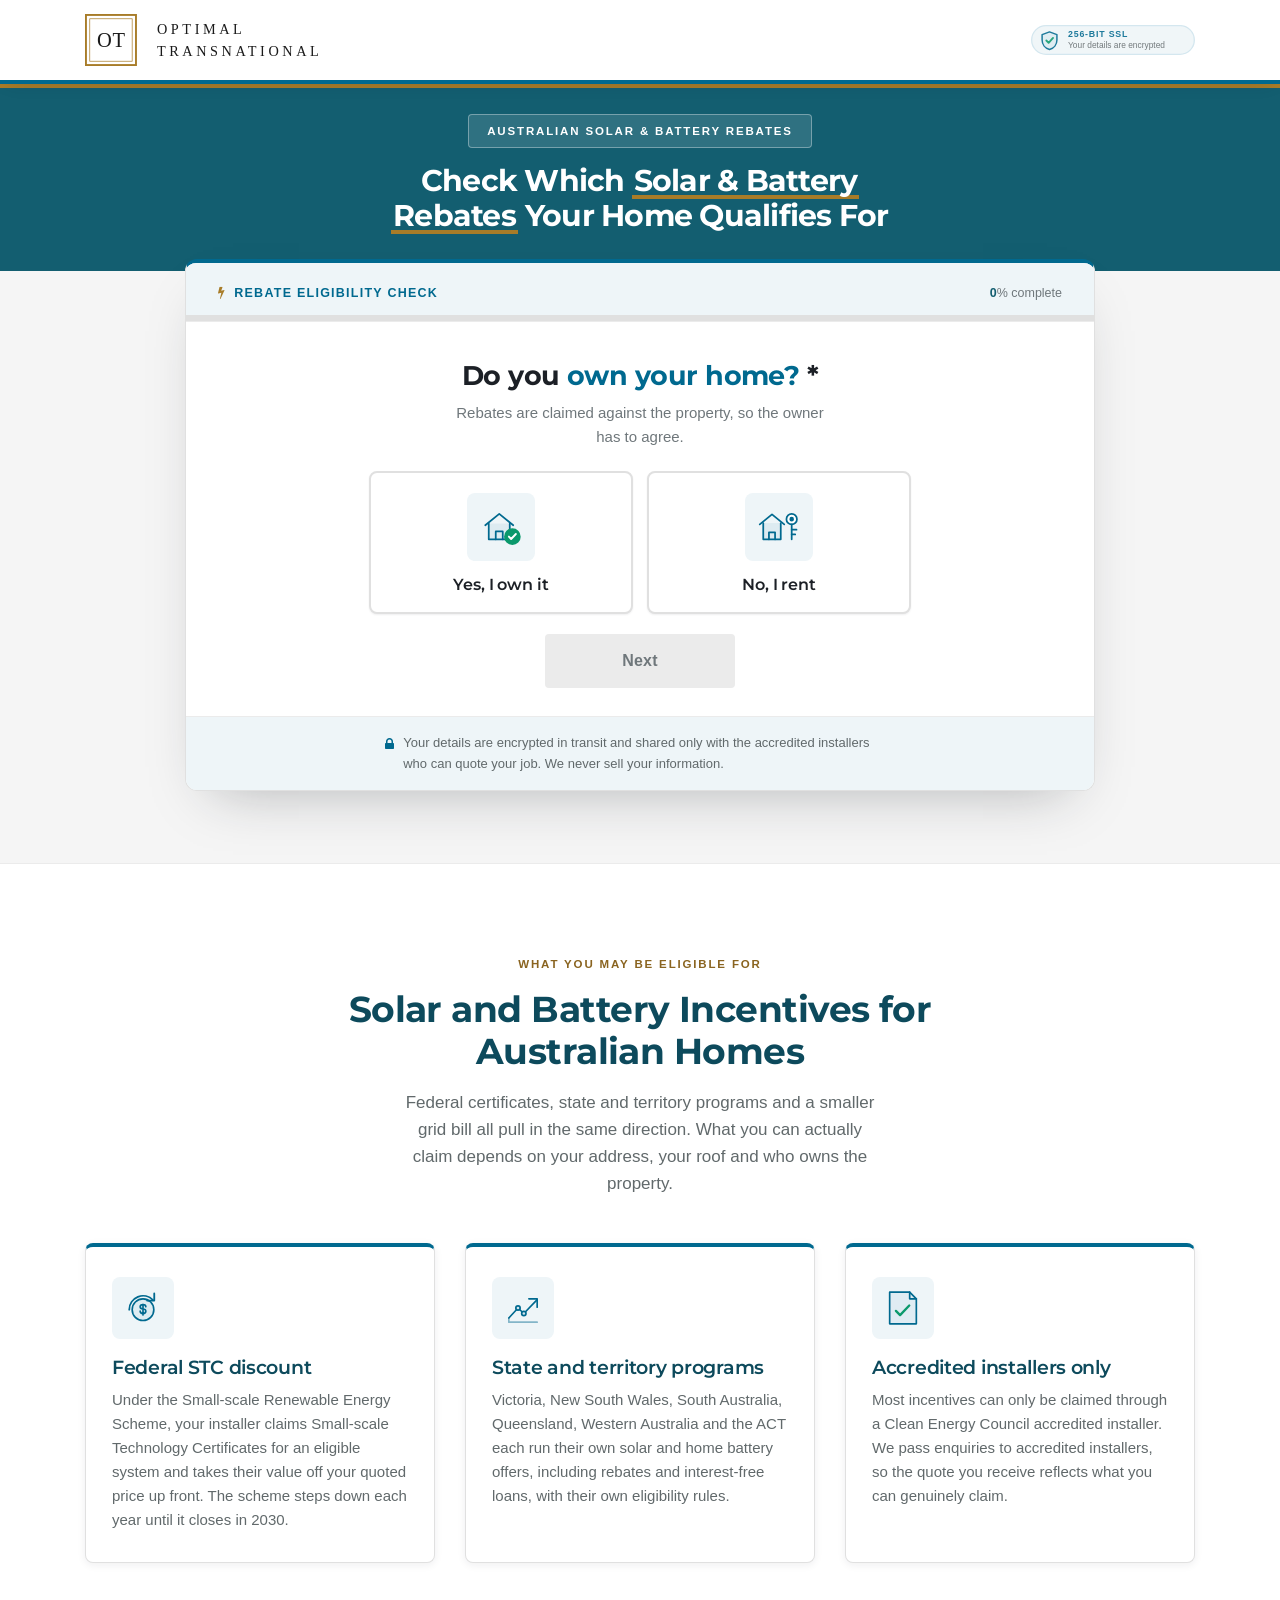
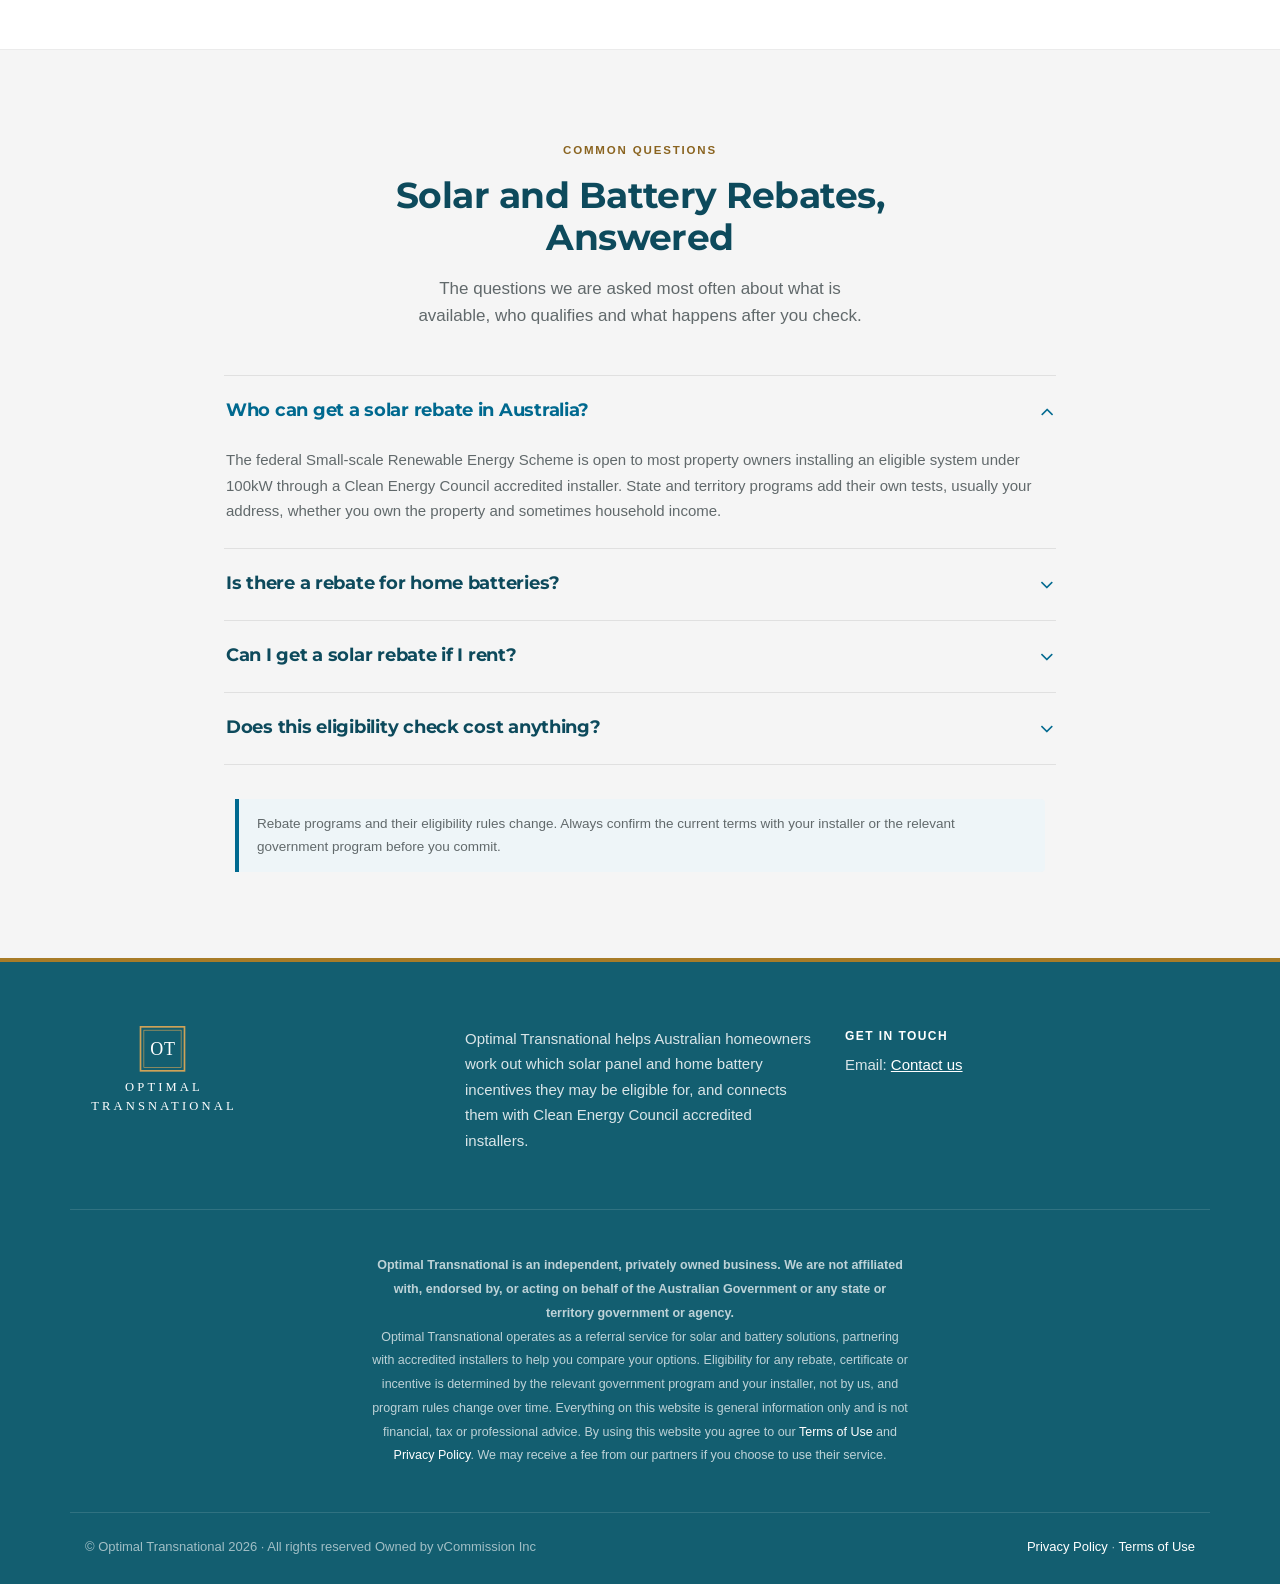
<file: index.html>
<!-- Conditional State Logic--><!-- Conditional Industry --><!DOCTYPE html>
<html lang="en-AU">
<head>
        <meta charset="utf-8">
        <meta name="viewport" content="width=device-width, initial-scale=1">

        <!-- ==========================================================
             SEO
             Replace the canonical/og:url host below with the live domain
             before this goes to production.
             ========================================================== -->
        <title>Solar &amp; Battery Rebates Australia | Free Eligibility Check</title>
        <meta name="description" content="Check which Australian solar and battery rebates your home may qualify for. Free, independent eligibility check — about two minutes, no obligation.">
        <link rel="canonical" href="https://www.optimaltransnational.com.au/">
        <meta name="robots" content="index, follow, max-image-preview:large, max-snippet:-1">
        <meta name="author" content="Optimal Transnational">
        <meta name="geo.region" content="AU">
        <meta name="theme-color" content="#135e70">

        <meta property="og:type" content="website">
        <meta property="og:locale" content="en_AU">
        <meta property="og:site_name" content="Optimal Transnational">
        <meta property="og:title" content="Solar &amp; Battery Rebates Australia | Free Eligibility Check">
        <meta property="og:description" content="Check which Australian solar and battery rebates your home may qualify for. Free, independent eligibility check — about two minutes, no obligation.">
        <meta property="og:url" content="https://www.optimaltransnational.com.au/">
        <meta property="og:image" content="https://www.optimaltransnational.com.au/images/og-optimal-transnational.png">
        <meta name="twitter:card" content="summary_large_image">
        <meta name="twitter:title" content="Solar &amp; Battery Rebates Australia | Free Eligibility Check">
        <meta name="twitter:description" content="Check which Australian solar and battery rebates your home may qualify for. Free, independent eligibility check — about two minutes, no obligation.">
        <meta name="twitter:image" content="https://www.optimaltransnational.com.au/images/og-optimal-transnational.png">

        <link rel="dns-prefetch" href="//fonts.googleapis.com">
        <link rel="dns-prefetch" href="//maps.googleapis.com">

        <!-- Favicon-->
        <link rel="icon" href="images/icons/mfavicon.svg" type="image/svg+xml">
        <link rel="icon" href="images/mfavicon.ico" sizes="any">
        <link rel="icon" type="image/png" sizes="32x32" href="images/mfavicon-32x32.png">
        <link rel="icon" type="image/png" sizes="16x16" href="images/mfavicon-16x16.png">
        <link rel="apple-touch-icon" sizes="180x180" href="images/apple-touch-icon.png">
        <link rel="manifest" href="site.webmanifest">

        <!-- Fontawesome -->
        <link href="css/font-awesome.min.css?v=aaaf1048" rel="stylesheet" type="text/css">

        <!-- Type. Body copy uses the Australian Government Design System's
             system-font stack, so it costs nothing to download. Only the
             heading face (Montserrat, as myGov uses) is fetched. -->
        <link rel="preconnect" href="https://fonts.googleapis.com">
        <link rel="preconnect" href="https://fonts.gstatic.com" crossorigin>
        <link href="https://fonts.googleapis.com/css2?family=Montserrat:wght@600;700&amp;display=swap" rel="stylesheet">
        <style type="text/css">
        input#Street-field { background-image: none !important; }
        </style>

        <!-- Bootstrap-->
        <link rel="stylesheet" href="css/bootstrap.min.css?v=2c0f3dcf" crossorigin="anonymous">
        <!-- Core theme CSS-->
        <link href="css/jquery-ui.css?v=4d385023" rel="stylesheet" type="text/css">
        <link href="css/style.css?v=e13c01a9" rel="stylesheet">

        <!-- Form self-check. Shows a panel only if the form is broken (or with ?debug=1).
             Delete this tag for production. -->
        <script src="js/diagnostics.js?v=b7d040ca"></script>

        <script type="application/ld+json">
{
  "@context": "https://schema.org",
  "@graph": [
    {
      "@type": "Organization",
      "@id": "https://www.optimaltransnational.com.au/#organisation",
      "name": "Optimal Transnational",
      "url": "https://www.optimaltransnational.com.au/",
      "logo": "https://www.optimaltransnational.com.au/images/optimal-transnational-icon-512.png",
      "areaServed": {
        "@type": "Country",
        "name": "Australia"
      },
      "description": "Independent referral service that helps Australian homeowners check which solar and home battery rebates they may be eligible for and connects them with Clean Energy Council accredited installers. Not affiliated with or endorsed by any government or government agency."
    },
    {
      "@type": "WebPage",
      "@id": "https://www.optimaltransnational.com.au/#webpage",
      "url": "https://www.optimaltransnational.com.au/",
      "name": "Solar & Battery Rebates Australia | Free Eligibility Check",
      "inLanguage": "en-AU",
      "isPartOf": {
        "@id": "https://www.optimaltransnational.com.au/#organisation"
      },
      "description": "Check which Australian solar and battery rebates your home may qualify for. Free, independent eligibility check."
    },
    {
      "@type": "FAQPage",
      "@id": "https://www.optimaltransnational.com.au/#faq",
      "mainEntity": [
        {
          "@type": "Question",
          "name": "Who can get a solar rebate in Australia?",
          "acceptedAnswer": {
            "@type": "Answer",
            "text": "The federal Small-scale Renewable Energy Scheme is open to most property owners installing an eligible system under 100kW through a Clean Energy Council accredited installer. State and territory programs add their own tests, usually your address, whether you own the property and sometimes household income."
          }
        },
        {
          "@type": "Question",
          "name": "How much is the federal solar rebate worth?",
          "acceptedAnswer": {
            "@type": "Answer",
            "text": "It is not a cash payment. Your installer claims Small-scale Technology Certificates and discounts them off the price you are quoted. The value depends on the system size, the solar zone your postcode sits in and the certificate price on the day, and it reduces each year as the scheme winds down to 2030."
          }
        },
        {
          "@type": "Question",
          "name": "Is there a rebate for home batteries?",
          "acceptedAnswer": {
            "@type": "Answer",
            "text": "Yes. Federal support for eligible home battery installations sits alongside the solar scheme, and several states and territories run their own battery rebates or interest-free loans on top of it. What you can claim depends on where you live and what is already installed."
          }
        },
        {
          "@type": "Question",
          "name": "Can I get a solar rebate if I rent?",
          "acceptedAnswer": {
            "@type": "Answer",
            "text": "Rebates are claimed against the property, so they generally go to the owner. Tenants need the property owner to agree to the installation. Some state programs have specific offers for rental properties, so it is worth raising with the owner."
          }
        },
        {
          "@type": "Question",
          "name": "Does this eligibility check cost anything?",
          "acceptedAnswer": {
            "@type": "Answer",
            "text": "No. The check is free, there is no obligation, and completing it is not an application. We pass your details to accredited installers who can confirm what applies at your address."
          }
        },
        {
          "@type": "Question",
          "name": "Is Optimal Transnational a government service?",
          "acceptedAnswer": {
            "@type": "Answer",
            "text": "No. Optimal Transnational is an independent, privately owned referral service. We are not affiliated with, or endorsed by, the Australian Government or any state or territory government. We may be paid a fee by a partner installer if you choose to go ahead."
          }
        }
      ]
    }
  ]
}
        </script>
        
        <!-- Meta Pixel Code -->
<script>
!function(f,b,e,v,n,t,s)
{if(f.fbq)return;n=f.fbq=function(){n.callMethod?
n.callMethod.apply(n,arguments):n.queue.push(arguments)};
if(!f._fbq)f._fbq=n;n.push=n;n.loaded=!0;n.version='2.0';
n.queue=[];t=b.createElement(e);t.async=!0;
t.src=v;s=b.getElementsByTagName(e)[0];
s.parentNode.insertBefore(t,s)}(window, document,'script',
'https://connect.facebook.net/en_US/fbevents.js');

fbq('init', '1590984399156195');
fbq('track', 'PageView');
fbq('track', 'ViewContent');
</script>

<noscript>
<img height="1" width="1" style="display:none"
src="https://www.facebook.com/tr?id=1590984399156195&ev=PageView&noscript=1"/>
</noscript>
<!-- End Meta Pixel Code -->
        
</head>
<body>

    
    <!-- Nav Start -->    
    <nav class="navbar static-top">
        <div class="container">
            <img class="float-left brand-logo" src="images/icons/logo-optimal-transnational2.svg" width="244" height="52" alt="Optimal Transnational — solar and battery rebate eligibility check">
            <div class="phone_comodo" style="display: -webkit-box;display: -ms-flexbox; display: flex; justify-content: space-between;align-items: center;">
                <img class="float-right secure-badge" src="images/icons/badge-secure.svg" width="186" height="34" alt="Secured with 256-bit SSL encryption" style="max-width:186px;">
            </div>
        </div>
    </nav>
    <!-- Nav End -->     

    <!-- ==========================================================
         MOBILE FOLD
         Hero + question card are wrapped together so the phone layout
         can hold them to one viewport (see .sr-fold in style.css).
         Everything after </div> is below the fold until the visitor
         chooses to scroll.
         ========================================================== -->
    <div class="sr-fold">

    <!-- Heading -->
    <section class="hero-band">
        <div class="container">
            <div class="row d-flex justify-content-center">
                <div class="col-lg-10">

                    <p><span class="preheader">Australian solar &amp; battery rebates</span></p>
                    <h1 class="text-center headline">Check Which <em>Solar &amp; Battery Rebates</em> Your Home Qualifies For</h1>

                  
                </div>
            </div>
        </div>
    </section>
    <!-- Heading End-->  
    <!-- Form Start -->

    <section class="questions">
        <div class="container">
            <div class="form-card">

                <div class="form-card__head">
                    <div class="form-card__meta">
                        <span class="form-card__meta-label"><i class="fa fa-bolt" aria-hidden="true"></i> Rebate eligibility check</span>
                        <span class="form-card__meta-pct"><span id="percentage">0</span>% complete</span>
                    </div>
                    <div class="progress">
                        <div id="progress-bar" class="progress-bar bg-primary" role="progressbar" aria-valuenow="0" aria-valuemin="0" aria-valuemax="100"></div>
                    </div>
                </div>

                <div class="form-card__body">
                    <!-- The form never submits natively: every step is driven by
                         js/custom.js, and process.php does not exist in this
                         project. Without onsubmit="return false" an Enter press
                         in any text field navigates to it and the visitor gets a
                         404 — the code field being the one where pressing Enter
                         is the obvious thing to do. The keyup handlers in
                         custom.js cannot prevent this; a submit fires on keydown. -->
                    <form action="#" method="post" novalidate="" onsubmit="return false;">
                        <!-- Hidden field to submit through zapier webhook -->
                        <input type="hidden" id="utm_source" name="utm_source" value="">
                        <input type="hidden" id="utm_medium" name="utm_medium" value="">
                        <input type="hidden" id="utm_campaign" name="utm_campaign" value="">
                        <input type="hidden" id="utm_content" name="utm_content" value="">
                        <input type="hidden" id="utm_term" name="utm_term" value="">
                        <input type="hidden" id="ip_address" name="ip_address" value="4.196.89.67">
                        <input type="hidden" id="utm_campaign_id" name="utm_campaign_id" value="">
                        <input type="hidden" id="utm_ad_set_id" name="utm_ad_set_id" value="">
                        <input type="hidden" id="utm_ad_id" name="utm_ad_id" value="">
                        <input type="hidden" id="from_url" name="from_url" value="#">
                        <input type="hidden" id="user_agent" name="user_agent" value="Mozilla/5.0 (X11; Linux x86_64) AppleWebKit/537.36 (KHTML, like Gecko) Chrome/142.0.0.0 Safari/537.36 GTmetrix">
                        <input type="hidden" id="event_id" name="event_id" value="">
                        <input type="hidden" id="clid" name="clid" value="">

                            <!-- ============================================================
                                 PROPERTY TYPE - HIDDEN / LOCKED TO RESIDENTIAL
                                 The "For My Business" funnel has been removed. This block is kept
                                 in the DOM (hidden, pre-selected) on purpose:
                                   1. customer_type=Residential still reaches Zapier / Google Sheet
                                   2. calculateProgress() in custom.js walks the chain from here
                                 It never receives .active, so CSS keeps it invisible.
                                 ============================================================ -->
                            <div id="CustomerType" class="question" data-type="radio" style="display:none !important;" aria-hidden="true">
                                <label class="question-title has_icon" data-title="Please confirm the <strong>type of property</strong>? *">Please confirm the <strong>type of property</strong>? *</label>
                                <div class="answers-container">
                                    <ul>
                                        <li>
                                            <input type="radio" name="CustomerType" data-next="#Homeowner" data-skips="0" id="question-CustomerType-answer-b" value="Residential" checked="checked">
                                            <label for="question-CustomerType-answer-b">For My Home</label>
                                        </li>
                                    </ul>
                                </div>
                            </div>
                                                    <div id="Homeowner" class="question active" data-type="radio">
                                <label class="question-title  has_icon" data-title="Do you <strong>own your home?</strong> *">
                                    <span><strong class="current_step_number">1</strong> <i class="fa fa-arrow-right fa-xs"></i> </span>
                                    <!-- <span><strong class="current_step_number"></strong> <i class="fa fa-arrow-right fa-xs"></i> </span> -->
                                    Do you <strong>own your home?</strong>&nbsp;*                                </label>
                                <p>Rebates are claimed against the property, so the owner has to agree.</p>
                                
                                <div class="answers-container ">
                                                                            <ul>
                                                                                            <li>
                                                    <input type="radio" name="Homeowner" data-next="#ProductType" data-skips="0" id="question-Homeowner-answer-a" value="Own">
                                                    <label for="question-Homeowner-answer-a"><img src="images/icons/icon-own-home.svg" width="68" height="68" alt="" aria-hidden="true">Yes, I own it</label>
                                                </li>
                                                                                            <li>
                                                    <input type="radio" name="Homeowner" data-next="#RenterNotice" data-skips="0" id="question-Homeowner-answer-b" value="Rent">
                                                    <label for="question-Homeowner-answer-b"><img src="images/icons/icon-rent-home.svg" width="68" height="68" alt="" aria-hidden="true">No, I rent</label>
                                                </li>
                                                                                    </ul>
                                    
                                </div>

                            </div>

                            <!-- ============================================================
                                 RENTER BRANCH — terminal step
                                 Reached only from Homeowner = Rent. data-type="label" keeps
                                 calculateProgress() and validateData() from treating the two
                                 landlord fields as required, and the absence of data-next
                                 ends the walk here. #next-question is relabelled to "Submit"
                                 and intercepted in custom.js.
                                 ============================================================ -->
                            <div id="RenterNotice" class="question " data-type="label">
                                <div class="renter-notice">

                                    <div class="renter-notice__head">
                                        <img src="images/icons/icon-rent-home.svg" width="44" height="44" alt="" aria-hidden="true">
                                        <h2>Your property may still be eligible</h2>
                                    </div>

                                    <p>Solar incentives are generally available to <strong>eligible homeowners</strong>, which means we can&rsquo;t complete the assessment in your name as a renter.</p>

                                    <p class="renter-notice__turn"><strong>However, your landlord may be eligible.</strong></p>

                                    <p>If you&rsquo;d like, provide your landlord&rsquo;s details below and we can contact them to discuss whether the property qualifies for solar incentives and what options may be available.</p>

                                    <div class="renter-notice__fields">
                                        <div class="renter-field">
                                            <label for="LandlordName-field">Landlord&rsquo;s name</label>
                                            <input type="text" name="LandlordName" id="LandlordName-field" placeholder="Enter name" autocomplete="off">
                                        </div>
                                        <div class="renter-field">
                                            <label for="LandlordPhone-field">Landlord&rsquo;s mobile number</label>
                                            <input type="tel" name="LandlordPhone" id="LandlordPhone-field" placeholder="412 345 678" autocomplete="off">
                                        </div>
                                    </div>

                                    <div style="display: none;" class="error-holder"></div>

                                    <p class="renter-notice__consent">Please only share these details if your landlord is happy to be contacted. Both fields are optional &mdash; you can finish without them.</p>

                                </div>
                            </div>
                                                    <div id="ProductType" class="question " data-type="radio">
                                <label class="question-title  has_icon" data-title="Which <strong>energy saving system</strong> do you prefer? *">
                                    <span><strong class="current_step_number">1</strong> <i class="fa fa-arrow-right fa-xs"></i> </span>
                                    <!-- <span><strong class="current_step_number"></strong> <i class="fa fa-arrow-right fa-xs"></i> </span> -->
                                    Which <strong>energy saving system</strong> do you prefer? *                                </label>
                                <p>Solar panels, a home battery, or both together.</p>
                                
                                <div class="answers-container ">
                                                                            <ul>
                                                                                            <li>
                                                    <input type="radio" name="ProductType" data-next="#ExistingSolar" data-skips="0" id="question-ProductType-answer-a" value="Solar Only">
                                                    <label for="question-ProductType-answer-a"><img src="images/icons/icon-solar-panels.svg" width="68" height="68" alt="" aria-hidden="true">Solar Only</label>
                                                </li>
                                                                                            <li>
                                                    <input type="radio" name="ProductType" data-next="#ExistingSolar" data-skips="0" id="question-ProductType-answer-b" value="Solar &amp; Battery">
                                                    <label for="question-ProductType-answer-b"><img src="images/icons/icon-solar-battery.svg" width="68" height="68" alt="" aria-hidden="true">Solar &amp; Battery</label>
                                                </li>
                                                                                            <li>
                                                    <input type="radio" name="ProductType" data-next="#ExistingSolar" data-skips="0" id="question-ProductType-answer-c" value="Battery Only">
                                                    <label for="question-ProductType-answer-c"><img src="images/icons/icon-home-battery.svg" width="68" height="68" alt="" aria-hidden="true">Battery Only</label>
                                                </li>
                                                                                    </ul>
                                    
                                </div>

                            </div>
                                                    <div id="ExistingSolar" class="question " data-type="radio">
                                <label class="question-title  has_icon" data-title="Do you <strong>already have solar panels?</strong> *">
                                    <span><strong class="current_step_number">1</strong> <i class="fa fa-arrow-right fa-xs"></i> </span>
                                    <!-- <span><strong class="current_step_number"></strong> <i class="fa fa-arrow-right fa-xs"></i> </span> -->
                                    Do you <strong>already have solar panels?</strong>&nbsp;*                                </label>
                                <p>An existing system changes which incentives you can still claim.</p>
                                
                                <div class="answers-container ">
                                                                            <ul>
                                                                                            <li>
                                                    <input type="radio" name="ExistingSolar" data-next="#ExistingSolarAge" data-skips="0" id="question-ExistingSolar-answer-a" value="Yes">
                                                    <label for="question-ExistingSolar-answer-a"><img src="images/icons/icon-yes.svg" width="68" height="68" alt="" aria-hidden="true">Yes</label>
                                                </li>
                                                                                            <li>
                                                    <input type="radio" name="ExistingSolar" data-next="#RoofType" data-skips="0" id="question-ExistingSolar-answer-b" value="No">
                                                    <label for="question-ExistingSolar-answer-b"><img src="images/icons/icon-no.svg" width="68" height="68" alt="" aria-hidden="true">No</label>
                                                </li>
                                                                                    </ul>
                                    
                                </div>

                            </div>
                                                    <div id="ExistingSolarAge" class="question " data-type="radio">
                                <label class="question-title  has_icon" data-title="How old is your <strong>current solar system?</strong> *">
                                    <span><strong class="current_step_number">1</strong> <i class="fa fa-arrow-right fa-xs"></i> </span>
                                    <!-- <span><strong class="current_step_number"></strong> <i class="fa fa-arrow-right fa-xs"></i> </span> -->
                                    How old is your <strong>current solar system?</strong>&nbsp;*                                </label>
                                <p>Your best estimate is fine.</p>
                                
                                <div class="answers-container ">
                                                                            <ul>
                                                                                            <li>
                                                    <input type="radio" name="ExistingSolarAge" data-next="#RoofType" data-skips="0" id="question-ExistingSolarAge-answer-a" value="More Than 5 Years">
                                                    <label for="question-ExistingSolarAge-answer-a"><img src="images/icons/icon-solar-over-5.svg" width="68" height="68" alt="" aria-hidden="true">More Than 5 Years</label>
                                                </li>
                                                                                            <li>
                                                    <input type="radio" name="ExistingSolarAge" data-next="#RoofType" data-skips="0" id="question-ExistingSolarAge-answer-b" value="Less Than 5 Years">
                                                    <label for="question-ExistingSolarAge-answer-b"><img src="images/icons/icon-solar-under-5.svg" width="68" height="68" alt="" aria-hidden="true">Less Than 5 Years</label>
                                                </li>
                                                                                    </ul>
                                    
                                </div>

                            </div>
                                                    <div id="RoofType" class="question " data-type="radio">
                                <label class="question-title  has_icon" data-title="What is your <strong>roof made of?</strong> *">
                                    <span><strong class="current_step_number">1</strong> <i class="fa fa-arrow-right fa-xs"></i> </span>
                                    <!-- <span><strong class="current_step_number"></strong> <i class="fa fa-arrow-right fa-xs"></i> </span> -->
                                    What is your <strong>roof made of?</strong>&nbsp;*                                </label>
                                <p>Roof material decides how the panels are mounted.</p>
                                
                                <div class="answers-container ">
                                                                            <ul>
                                                                                            <li>
                                                    <input type="radio" name="RoofType" data-next="#HomeAge" data-skips="0" id="question-RoofType-answer-a" value="Tin">
                                                    <label for="question-RoofType-answer-a"><img src="images/icons/icon-roof-metal.svg" width="68" height="68" alt="" aria-hidden="true">Metal / tin</label>
                                                </li>
                                                                                            <li>
                                                    <input type="radio" name="RoofType" data-next="#HomeAge" data-skips="0" id="question-RoofType-answer-b" value="Tile">
                                                    <label for="question-RoofType-answer-b"><img src="images/icons/icon-roof-tile.svg" width="68" height="68" alt="" aria-hidden="true">Tile</label>
                                                </li>
                                                                                            <li>
                                                    <input type="radio" name="RoofType" data-next="#HomeAge" data-skips="0" id="question-RoofType-answer-c" value="Other">
                                                    <label for="question-RoofType-answer-c"><img src="images/icons/icon-not-sure.svg" width="68" height="68" alt="" aria-hidden="true">Other</label>
                                                </li>
                                                                                    </ul>
                                    
                                </div>

                            </div>
                                                    <div id="HomeAge" class="question " data-type="radio">
                                <label class="question-title  has_icon" data-title="Roughly how old is <strong>your home?</strong> *">
                                    <span><strong class="current_step_number">1</strong> <i class="fa fa-arrow-right fa-xs"></i> </span>
                                    <!-- <span><strong class="current_step_number"></strong> <i class="fa fa-arrow-right fa-xs"></i> </span> -->
                                    Roughly how old is <strong>your home?</strong>&nbsp;*                                </label>
                                <p>Your best estimate is fine.</p>
                                
                                <div class="answers-container ">
                                                                            <ul>
                                                                                            <li>
                                                    <input type="radio" name="HomeAge" data-next="#ShadingIssues" data-skips="0" id="question-HomeAge-answer-a" value="0 - 10 Years">
                                                    <label for="question-HomeAge-answer-a"><img src="images/icons/icon-home-age-new.svg" width="68" height="68" alt="" aria-hidden="true">0 - 10 Years</label>
                                                </li>
                                                                                            <li>
                                                    <input type="radio" name="HomeAge" data-next="#ShadingIssues" data-skips="0" id="question-HomeAge-answer-b" value="10 - 20 Years">
                                                    <label for="question-HomeAge-answer-b"><img src="images/icons/icon-home-age-mid.svg" width="68" height="68" alt="" aria-hidden="true">10 - 20 Years</label>
                                                </li>
                                                                                            <li>
                                                    <input type="radio" name="HomeAge" data-next="#ShadingIssues" data-skips="0" id="question-HomeAge-answer-c" value="20 + Years">
                                                    <label for="question-HomeAge-answer-c"><img src="images/icons/icon-home-age-older.svg" width="68" height="68" alt="" aria-hidden="true">20 + Years</label>
                                                </li>
                                                                                    </ul>
                                    
                                </div>

                            </div>
                                                    <div id="ShadingIssues" class="question " data-type="radio">
                                <label class="question-title  has_icon" data-title="Does anything <strong>shade your roof?</strong> *">
                                    <span><strong class="current_step_number">1</strong> <i class="fa fa-arrow-right fa-xs"></i> </span>
                                    <!-- <span><strong class="current_step_number"></strong> <i class="fa fa-arrow-right fa-xs"></i> </span> -->
                                    Does anything <strong>shade your roof?</strong>&nbsp;*                                </label>
                                <p>Trees or buildings that block the sun for part of the day.</p>
                                
                                <div class="answers-container ">
                                                                            <ul>
                                                                                            <li>
                                                    <input type="radio" name="ShadingIssues" data-next="#BillSize" data-skips="0" id="question-ShadingIssues-answer-a" value="No Shading Issues">
                                                    <label for="question-ShadingIssues-answer-a"><img src="images/icons/icon-shade-none.svg" width="68" height="68" alt="" aria-hidden="true">No shade</label>
                                                </li>
                                                                                            <li>
                                                    <input type="radio" name="ShadingIssues" data-next="#BillSize" data-skips="0" id="question-ShadingIssues-answer-b" value="Minor Shading Issues">
                                                    <label for="question-ShadingIssues-answer-b"><img src="images/icons/icon-shade-minor.svg" width="68" height="68" alt="" aria-hidden="true">Some shade</label>
                                                </li>
                                                                                            <li>
                                                    <input type="radio" name="ShadingIssues" data-next="#BillSize" data-skips="0" id="question-ShadingIssues-answer-c" value="Major Shading Issues">
                                                    <label for="question-ShadingIssues-answer-c"><img src="images/icons/icon-shade-major.svg" width="68" height="68" alt="" aria-hidden="true">Heavy shade</label>
                                                </li>
                                                                                            <li>
                                                    <input type="radio" name="ShadingIssues" data-next="#BillSize" data-skips="0" id="question-ShadingIssues-answer-d" value="I'm Not Sure">
                                                    <label for="question-ShadingIssues-answer-d"><img src="images/icons/icon-not-sure.svg" width="68" height="68" alt="" aria-hidden="true">Not sure</label>
                                                </li>
                                                                                    </ul>
                                    
                                </div>

                            </div>
                                                    <div id="BillSize" class="question " data-type="radio">
                                <label class="question-title  has_icon" data-title="What is your <strong>quarterly power bill?</strong> *">
                                    <span><strong class="current_step_number">1</strong> <i class="fa fa-arrow-right fa-xs"></i> </span>
                                    <!-- <span><strong class="current_step_number"></strong> <i class="fa fa-arrow-right fa-xs"></i> </span> -->
                                    What is your <strong>quarterly power bill?</strong>&nbsp;*                                </label>
                                <p>Check your latest bill, or give us your best estimate.</p>
                                
                                <div class="answers-container ">
                                                                            <ul>
                                                                                            <li>
                                                    <input type="radio" name="BillSize" data-next="#Street, #City, #Postcode" data-skips="0" id="question-BillSize-answer-a" value="$300 - $600">
                                                    <label for="question-BillSize-answer-a"><img src="images/icons/icon-bill-1.svg" width="68" height="68" alt="" aria-hidden="true">$300 - $600</label>
                                                </li>
                                                                                            <li>
                                                    <input type="radio" name="BillSize" data-next="#Street, #City, #Postcode" data-skips="0" id="question-BillSize-answer-b" value="$600 - $900">
                                                    <label for="question-BillSize-answer-b"><img src="images/icons/icon-bill-2.svg" width="68" height="68" alt="" aria-hidden="true">$600 - $900</label>
                                                </li>
                                                                                            <li>
                                                    <input type="radio" name="BillSize" data-next="#Street, #City, #Postcode" data-skips="0" id="question-BillSize-answer-c" value="$900 - $1,200">
                                                    <label for="question-BillSize-answer-c"><img src="images/icons/icon-bill-3.svg" width="68" height="68" alt="" aria-hidden="true">$900 - $1,200</label>
                                                </li>
                                                                                            <li>
                                                    <input type="radio" name="BillSize" data-next="#Street, #City, #Postcode" data-skips="0" id="question-BillSize-answer-d" value="$1,200 +">
                                                    <label for="question-BillSize-answer-d"><img src="images/icons/icon-bill-4.svg" width="68" height="68" alt="" aria-hidden="true">$1,200 +</label>
                                                </li>
                                                                                    </ul>
                                    
                                </div>

                            </div>
                                                    <div id="Street" class="question " data-type="text" data-next="#FirstName, #LastName">
                                <label class="question-title " data-title="What is the <strong>address of the property?</strong> *">
                                    <span><strong class="current_step_number">1</strong> <i class="fa fa-arrow-right fa-xs"></i> </span>
                                    <!-- <span><strong class="current_step_number"></strong> <i class="fa fa-arrow-right fa-xs"></i> </span> -->
                                    What is the <strong>address of the property?</strong>&nbsp;*                                </label>
                                <p>Rebates vary by state and postcode. Start typing to pick your address.</p>
                                
                                <div class="answers-container ">
                                                                           <input
  type="text"
  name="Street"
  placeholder="Enter your full street address"
  required
  id="Street-field"
  autocomplete="off"
>
                                        <br>
                                                                                <div style="display: none;" class="error-holder"></div>

                                        <!-- <div class="answer-confirm" style="display: none;">
                                            <button type="button" class="btn btn-primary answer_ok">OK <i class="fa fa-check"></i></button>
                                            <span>press <strong>Enter ↵</strong></span>
                                        </div> -->
                                    
                                </div>

                            </div>
                        <div class="ch_groups">                            <div id="City" class="question " data-type="text" data-next="#FirstName, #LastName">
                                <label class="question-title " data-title="<strong>Suburb/City</strong>">
                                    <span><strong class="current_step_number">1</strong> <i class="fa fa-arrow-right fa-xs"></i> </span>
                                    <!-- <span><strong class="current_step_number"></strong> <i class="fa fa-arrow-right fa-xs"></i> </span> -->
                                    <strong>Suburb/City</strong>                                </label>
                                
                                
                                <div class="answers-container ">
                                                                            <input type="text" name="City" placeholder="My Suburb" required="" id="City-field" autocomplete="off">
                                        <br>
                                                                                <div style="display: none;" class="error-holder"></div>

                                        <!-- <div class="answer-confirm" style="display: none;">
                                            <button type="button" class="btn btn-primary answer_ok">OK <i class="fa fa-check"></i></button>
                                            <span>press <strong>Enter ↵</strong></span>
                                        </div> -->
                                    
                                </div>

                            </div>
                                                    <div id="Postcode" class="question " data-type="number" data-next="#FirstName, #LastName">
                                <label class="question-title " data-title="<strong>Postcode</strong>">
                                    <span><strong class="current_step_number">1</strong> <i class="fa fa-arrow-right fa-xs"></i> </span>
                                    <!-- <span><strong class="current_step_number"></strong> <i class="fa fa-arrow-right fa-xs"></i> </span> -->
                                    <strong>Postcode</strong>                                </label>
                                
                                
                                <div class="answers-container ">
                                                                            <input type="number" name="Postcode" placeholder="2001" required="" minlength="4" maxlength="4" id="Postcode-field" autocomplete="off">
                                        <br>
                                                                                <div style="display: none;" class="error-holder"></div>

                                        <!-- <div class="answer-confirm" style="display: none;">
                                            <button type="button" class="btn btn-primary answer_ok">OK <i class="fa fa-check"></i></button>
                                            <span>press <strong>Enter ↵</strong></span>
                                        </div> -->
                                    
                                </div>

                            </div>
</div>                                                    <div id="FirstName" class="question " data-type="text" data-next="#EmailAddress, #PhoneNumber">
                                <label class="question-title " data-title="What is your <strong>first name?</strong> *">
                                    <span><strong class="current_step_number">1</strong> <i class="fa fa-arrow-right fa-xs"></i> </span>
                                    <!-- <span><strong class="current_step_number"></strong> <i class="fa fa-arrow-right fa-xs"></i> </span> -->
                                    What is your <strong>first name?</strong>&nbsp;*                                </label>
                                
                                
                                <div class="answers-container ">
                                                                            <input type="text" name="FirstName" placeholder="First Name" required="" id="FirstName-field" autocomplete="off">
                                        <br>
                                                                                <div style="display: none;" class="error-holder"></div>

                                        <!-- <div class="answer-confirm" style="display: none;">
                                            <button type="button" class="btn btn-primary answer_ok">OK <i class="fa fa-check"></i></button>
                                            <span>press <strong>Enter ↵</strong></span>
                                        </div> -->
                                    
                                </div>

                            </div>
                                                    <div id="LastName" class="question " data-type="text" data-next="#EmailAddress, #PhoneNumber">
                                <label class="question-title " data-title="And your <strong>last name?</strong> *">
                                    <span><strong class="current_step_number">1</strong> <i class="fa fa-arrow-right fa-xs"></i> </span>
                                    <!-- <span><strong class="current_step_number"></strong> <i class="fa fa-arrow-right fa-xs"></i> </span> -->
                                    And your <strong>last name?</strong>&nbsp;*                                </label>
                                
                                
                                <div class="answers-container ">
                                                                            <input type="text" name="LastName" placeholder="Last Name" required="" id="LastName-field" autocomplete="off">
                                        <br>
                                                                                <div style="display: none;" class="error-holder"></div>

                                        <!-- <div class="answer-confirm" style="display: none;">
                                            <button type="button" class="btn btn-primary answer_ok">OK <i class="fa fa-check"></i></button>
                                            <span>press <strong>Enter ↵</strong></span>
                                        </div> -->
                                    
                                </div>

                            </div>
                                                    <div id="EmailAddress" class="question " data-type="email" data-next="#final">
                                <label class="question-title " data-title="What is your <strong>email address?</strong> *">
                                    <span><strong class="current_step_number">1</strong> <i class="fa fa-arrow-right fa-xs"></i> </span>
                                    <!-- <span><strong class="current_step_number"></strong> <i class="fa fa-arrow-right fa-xs"></i> </span> -->
                                    What is your <strong>email address?</strong>&nbsp;*                                </label>
                                
                                
                                <div class="answers-container ">
                                                                            <input type="email" name="EmailAddress" placeholder="email@domain.com" required="" id="EmailAddress-field" autocomplete="off">
                                        <br>
                                                                                <div style="display: none;" class="error-holder"></div>

                                        <!-- <div class="answer-confirm" style="display: none;">
                                            <button type="button" class="btn btn-primary answer_ok">OK <i class="fa fa-check"></i></button>
                                            <span>press <strong>Enter ↵</strong></span>
                                        </div> -->
                                    
                                </div>

                            </div>
                                                    <div id="PhoneNumber" class="question " data-type="tel" data-next="#final">
                                <label class="question-title " data-title="What is your <strong>mobile number?</strong> *">
                                    <span><strong class="current_step_number">1</strong> <i class="fa fa-arrow-right fa-xs"></i> </span>
                                    <!-- <span><strong class="current_step_number"></strong> <i class="fa fa-arrow-right fa-xs"></i> </span> -->
                                    What is your <strong>mobile number?</strong>&nbsp;*                                </label>
                                <p>We&rsquo;ll text you a 6-digit code to confirm this number. An accredited installer will call you on it.</p>
                                
                                <div class="answers-container">
                                                                            <input type="tel" name="PhoneNumber" placeholder="Your phone number" required="" id="PhoneNumber-field" autocomplete="off">
                                        <br>
                                                                                <div style="display: none;" class="error-holder"></div>

                                        <!-- <div class="answer-confirm" style="display: none;">
                                            <button type="button" class="btn btn-primary answer_ok">OK <i class="fa fa-check"></i></button>
                                            <span>press <strong>Enter ↵</strong></span>
                                        </div> -->
                                    
                                </div>

                            </div>
                        
                        <div id="final" class="question">
                            <label class="question-title">
                                A <strong>text message with your code</strong> has been sent to:
                                <br>
                                <b id="entered_phone_number"></b>
                                <br>
                                Please enter your code to verify this number.
                            </label>

                            <div class="answers-container">
                                <div class="code_section">
                                    <div class="form-group">
                                        <!-- Single SMS verification input (PRD compliant - NO letter-spacing!) -->
                                        <input type="text" id="verification-code" name="verification_code" placeholder="******" maxlength="6" pattern="[0-9]{6}" inputmode="numeric" autocomplete="one-time-code" class="verification-input">
                                    </div>
                                    <div class="error-holder"></div>
                                    <button id="resend-code" type="button" class="btn btn-warning" onclick="resendCode();" style="display: none;">Resend code</button>

                                </div>

                                <button id="verify-code" type="button" class="btn btn-primary" onclick="verifyCode();" disabled="">Check my eligibility</button>
                                <p>By selecting the button above you confirm you have read and accept Optimal Transnational's <a href="#" target="_blank">Privacy Policy</a> and <a href="#" target="_blank">Terms of Use</a>, and you consent to Optimal Transnational or one of our partner installers contacting you about solar and battery options. Optimal Transnational is an independent business and is not a government service. We may receive a fee from our partners if you choose to use their service.</p>
                            </div>
                        </div>
                    </form>

                    <div class="action-buttons">
                        <button id="prev-question" type="button" class="btn btn-secondary btn-sm d-none">Back</button>
                        <button id="next-question" type="button" class="btn btn-primary" disabled="">Next</button>
                    </div>
                </div>

                <div class="form-card__foot">
                    <i class="fa fa-lock" aria-hidden="true"></i>
                    <span class="form-card__foot-full">Your details are encrypted in transit and shared only with the accredited installers who can quote your job. We never sell your information.</span>
                    <span class="form-card__foot-short">Encrypted and never sold. Shared only with accredited installers.</span>
                </div>

            </div>
        </div>
    <!-- Conditional Info Notice Section -->

            <a class="scroll-cue" href="#rebates">
                <span>What you may be eligible for</span>
                <i class="fa fa-angle-down" aria-hidden="true"></i>
            </a>

    </section>
    <!-- End Info Notification Section -->

    </div>
    <!-- End Mobile Fold -->
    
    <!-- Start 3 Column Section -->
    <section class="benefits" id="rebates">
        <div class="container">

            <div class="section-head">
                <span class="eyebrow">What you may be eligible for</span>
                <h2>Solar and Battery Incentives for Australian Homes</h2>
                <p>Federal certificates, state and territory programs and a smaller grid bill all pull in the same direction. What you can actually claim depends on your address, your roof and who owns the property.</p>
            </div>

            <div class="row">
                <div class="col-md-4">
                    <div class="why_ener">
                        <img src="images/icons/icon-rebate.svg" width="62" height="62" alt="" aria-hidden="true">
                        <div class="why_ener_text">
                            <h3>Federal STC discount</h3>
                            <p>Under the Small-scale Renewable Energy Scheme, your installer claims Small-scale Technology Certificates for an eligible system and takes their value off your quoted price up front. The scheme steps down each year until it closes in 2030.</p>
                        </div>
                    </div>
                </div>
                <div class="col-md-4">
                    <div class="why_ener">
                        <img src="images/icons/icon-savings.svg" width="62" height="62" alt="" aria-hidden="true">
                        <div class="why_ener_text">
                            <h3>State and territory programs</h3>
                            <p>Victoria, New South Wales, South Australia, Queensland, Western Australia and the ACT each run their own solar and home battery offers, including rebates and interest-free loans, with their own eligibility rules.</p>
                        </div>
                    </div>
                </div>
                <div class="col-md-4">
                    <div class="why_ener">
                        <img src="images/icons/icon-installers.svg" width="62" height="62" alt="" aria-hidden="true">
                        <div class="why_ener_text">
                            <h3>Accredited installers only</h3>
                            <p>Most incentives can only be claimed through a Clean Energy Council accredited installer. We pass enquiries to accredited installers, so the quote you receive reflects what you can genuinely claim.</p>
                        </div>
                    </div>
                </div>
            </div>

        </div>
    </section>
    <!-- End 3 Column Section -->

    <!-- Start FAQ Section -->
    <section class="faq">
        <div class="container">
            <div class="section-head">
                <span class="eyebrow">Common questions</span>
                <h2>Solar and Battery Rebates, Answered</h2>
                <p>The questions we are asked most often about what is available, who qualifies and what happens after you check.</p>
            </div>
            <div class="faq-list">
                <details class="faq-item" name="faq" open>
                    <summary class="faq-q"><h3>Who can get a solar rebate in Australia?</h3></summary>
                    <div class="faq-a">
                        <p>The federal Small-scale Renewable Energy Scheme is open to most property owners installing an eligible system under 100kW through a Clean Energy Council accredited installer. State and territory programs add their own tests, usually your address, whether you own the property and sometimes household income.</p>
                    </div>
                </details>
            
                <details class="faq-item" name="faq">
                    <summary class="faq-q"><h3>Is there a rebate for home batteries?</h3></summary>
                    <div class="faq-a">
                        <p>Yes. Federal support for eligible home battery installations sits alongside the solar scheme, and several states and territories run their own battery rebates or interest-free loans on top of it. What you can claim depends on where you live and what is already installed.</p>
                    </div>
                </details>
                <details class="faq-item" name="faq">
                    <summary class="faq-q"><h3>Can I get a solar rebate if I rent?</h3></summary>
                    <div class="faq-a">
                        <p>Rebates are claimed against the property, so they generally go to the owner. Tenants need the property owner to agree to the installation. Some state programs have specific offers for rental properties, so it is worth raising with the owner.</p>
                    </div>
                </details>
                <details class="faq-item" name="faq">
                    <summary class="faq-q"><h3>Does this eligibility check cost anything?</h3></summary>
                    <div class="faq-a">
                        <p>No. The check is free, there is no obligation, and completing it is not an application. We pass your details to accredited installers who can confirm what applies at your address.</p>
                    </div>
                </details>
           
            </div>
            <p class="faq-note">Rebate programs and their eligibility rules change. Always confirm the current terms with your installer or the relevant government program before you commit.</p>
        </div>
    </section>
    <!-- End FAQ Section -->
    <!-- Copyright Footer -->
    <footer>
        <div class="container">
            <div class="row footer_top">
                <div class="col-sm-4 text-left footer_lg">
                    <img class="footer-logo" src="images/icons/logo-optimal-transnational-stacked-white2.svg" width="155" height="88" alt="Optimal Transnational">
                </div>
                <div class="col-sm-4 text-left footer_about">
                    <p>Optimal Transnational helps Australian homeowners work out which solar panel and home battery incentives they may be eligible for, and connects them with Clean Energy Council accredited installers.</p>
                </div>
                <div class="col-sm-4 text-left footer_addess">
                    <p>Get in touch</p>
                    <p>Email: <a style="color: white;text-decoration: underline;" href="#">Contact us</a></p>
                </div>
            </div>
            <div class="row footer-disclaimer">
                <div class="col-12">
                <p><strong>Optimal Transnational is an independent, privately owned business. We are not affiliated with, endorsed by, or acting on behalf of the Australian Government or any state or territory government or agency.</strong></p>
                <p>Optimal Transnational operates as a referral service for solar and battery solutions, partnering with accredited installers to help you compare your options. Eligibility for any rebate, certificate or incentive is determined by the relevant government program and your installer, not by us, and program rules change over time. Everything on this website is general information only and is not financial, tax or professional advice. By using this website you agree to our <a href="#">Terms of Use</a> and <a href="#">Privacy Policy</a>. We may receive a fee from our partners if you choose to use their service.</p>
                </div>
            </div>
            <div class="row footer_cpy">
                <div class="col-sm-6 text-left">
                    © Optimal Transnational 2026 · All rights reserved Owned by vCommission Inc
                </div>
                <div class="col-sm-6 text-right">
                    <p><a href="#"><span style="color: #ffffff;">Privacy Policy</span></a> · <span style="color: #ffffff;"><a style="color: #ffffff;" href="#">Terms of Use</a></span></p>
                </div>
            </div>
        </div>
    </footer>
    <!-- End Copyright Footer -->
    <script>
document.addEventListener("DOMContentLoaded", function () {
    const streetField = document.getElementById("Street-field");

    if (streetField) {
        streetField.disabled = false;
        streetField.removeAttribute("disabled");
        streetField.classList.remove("gm-err-autocomplete");

        streetField.placeholder = "Enter your full street address";
    }
});
</script>
    <!-- Configuration for JavaScript (from config.php) -->
    <script data-cfasync="false" src="js/email-decode.min.js?v=2595496f"></script><script>
        // Lead Type Configuration - passed from PHP config.php
        var LEAD_TYPE_CONFIG = {"residential solar":{"zapier_webhook_url":"https:\/\/hooks.zapier.com\/hooks\/catch\/695165\/uk46vwn\/","zapier_secondary_webhooks":["https:\/\/hooks.zapier.com\/hooks\/catch\/695165\/3o59llw\/"],"thank_you_page_url":"thanks.html","email_subject":"New Optimal Transnational Lead - Residential Solar","lead_type_label":"Residential Solar"},"battery":{"zapier_webhook_url":"https:\/\/hooks.zapier.com\/hooks\/catch\/695165\/uz4yqvj\/","zapier_secondary_webhooks":[],"thank_you_page_url":"thanks.html","email_subject":"New Optimal Transnational Lead - Battery","lead_type_label":"Battery"},"commercial solar":{"zapier_webhook_url":"https:\/\/hooks.zapier.com\/hooks\/catch\/695165\/uf7esnm\/","zapier_secondary_webhooks":[],"thank_you_page_url":"thanks.html","email_subject":"New Optimal Transnational Lead - Commercial Solar","lead_type_label":"Commercial Solar"}};
        var DEFAULT_LEAD_TYPE = 'residential solar';
        var BRAND_NAME = 'Optimal Transnational';

        // ============================================================
        // GOOGLE SHEET SUBMISSION (no OTP)
        // ============================================================
        // Paste the /exec URL from your Apps Script Web app deployment here.
        var GOOGLE_SHEET_WEBAPP_URL = 'https://script.google.com/macros/s/AKfycbw0B4JnHE4t6IUgYSXs5Xvp3V_wFv7n8BkTWop9z9H6LQe3ADL5poorLsCRdka8-ErrLg/exec';
        // NOT AKfycbyAFrRbv… or AKfycbxOkKY…: both still answer ?ping=1, but
        // they run older code against the OLD spreadsheet (1WUbokw…), which has
        // no CRM forwarding. Leads sent there never reach the main sheet.
        // Note: the editor also shows a Workspace form of this URL,
        // https://script.google.com/a/macros/vcommission.com/s/<id>/exec
        // That one can bounce anonymous visitors to a Google login. The generic
        // /macros/s/<id>/exec above is the public endpoint — use it.
        //
        // A deployment stays pinned to the script version it was created with.
        // Editing Code.gs changes nothing until Deploy -> Manage deployments
        // -> edit -> Version: New version. An earlier deployment here
        // (AKfycbzzaxoB…) stayed pinned through two redeploy attempts and
        // silently wrote blanks into seven columns.
        //
        // ALWAYS confirm with <url>?ping=1 after deploying. It must report:
        //   "build":"otp-crm-clickid-2026-09-30"  — matches js/diagnostics.js
        //   "otp":"configured"                   — the three TWILIO_* properties are set
        //   "sheet_id":"1jSAombFpIwvjqH0JWJmidKC5U50nDYxVaiDQgEzWkbo"
        // A different build, or no build field at all, means the URL is still
        // serving old code and the OTP step will fail on correct codes.

        // ============================================================
        // SMS VERIFICATION (Twilio Verify)
        // ============================================================
        // false = the phone step texts a 6-digit code, and the lead is written
        //         only once that code checks out
        // true  = no code is sent; the lead goes straight to the sheet when
        //         Next is pressed on the phone step
        //
        // The codes come from Twilio Verify, called by the SAME Apps Script
        // deployment as the sheet — the browser cannot hold a Twilio auth
        // token, so it asks the script to send and check the code on its
        // behalf. The account SID, auth token and Verify service SID live in
        // that script's Script Properties and appear nowhere in this project.
        // Setup steps are in TWILIO-OTP-SETUP.md.
        //
        // Confirm the endpoint is ready with <url>?ping=1 — it must report
        // "otp":"configured". "not_configured" means the Script Properties are
        // missing, and every code request will fail with them.
        var SKIP_OTP_VERIFICATION = false;

        // Where the send-code / verify-code calls go. Blank = the same
        // deployment as GOOGLE_SHEET_WEBAPP_URL above, which is the setup
        // Code.gs implements. Only set this if you split the two apart.
        var OTP_ENDPOINT_URL = '';

        // Seconds before "Resend code" becomes clickable. Code.gs enforces its
        // own cooldown on the server (OTP_SEND_COOLDOWN_SECONDS); this only
        // decides what the button looks like while it counts down.
        var OTP_RESEND_COOLDOWN_SECONDS = 30;

        // Australian phone number check. Takes precedence over the two settings
        // below, which are the older digit-count / input-mask behaviour.
        // true  = the number must be a real AU format:
        //           mobile   04XX XXX XXX (10 digits, starts 04)
        //           landline 0X XXXX XXXX (10 digits, area code 02, 03, 07, 08)
        //         +61 and 0061 forms are accepted and rewritten to the 0 form.
        // false = no AU-specific check
        var AU_PHONE_VALIDATION = true;

        // Which countries the phone chip offers, in this order. The first is
        // the one the field starts on.
        //
        //   ['AU']                  production — a fixed +61 chip with the
        //                           Australian flag, exactly as before
        //   ['AU','IN','US','AE']   the chip becomes a picker, for checking
        //                           that SMS codes actually arrive in each
        //                           country before going live
        //
        // Known codes: AU +61 · IN +91 · US +1 · AE +971. Each one carries its
        // own length, spacing and mobile-prefix rule, so the field validates
        // like a local number whichever is picked.
        //
        // SET THIS BACK TO ['AU'] BEFORE GOING LIVE. An Australian solar lead
        // with a +1 number is not a lead, and every code sent abroad is billed.
        var PHONE_COUNTRIES = ['AU', 'IN', 'US', 'AE'];

        // true  = landlines are accepted as well as mobiles
        // false = mobiles only (04...)
        //
        // Set to false because SKIP_OTP_VERIFICATION is now false: a landline
        // cannot receive the text message, so accepting one walks the visitor
        // into a code step they can never pass. Rejecting it at the phone step
        // costs them one correction; accepting it costs them the whole form,
        // and costs a Twilio attempt to find out.
        // Turn SMS verification off and this can go back to true.
        var AU_PHONE_ALLOW_LANDLINE = false;

        // Phone number validation.
        // true  = must be a complete AU mobile (04XX XXX XXX), format enforced as you type
        // false = accept any digits, any length, no format mask
        var STRICT_PHONE_VALIDATION = false;

        // Minimum digits in relaxed mode. 1 = anything non-empty.
        var PHONE_MIN_DIGITS = 1;

        // Street address validation.
        // true  = must look like "12 Smith Street" (number + street name)
        // false = accept any typed address, for manual entry or non-AU formats
        var STRICT_ADDRESS_VALIDATION = false;

        // Minimum characters in relaxed mode.
        var ADDRESS_MIN_CHARS = 3;

        // Postcode length bounds, applied when STRICT_ADDRESS_VALIDATION is false.
        // The markup hardcodes 4 (AU); these widen it for PINs, ZIPs and the like.
        var POSTCODE_MIN_LENGTH = 3;
        var POSTCODE_MAX_LENGTH = 10;

        // Also fire the Zapier webhook from the browser. process.php no longer runs
        // when OTP is skipped, so turn this on if you still want leads in Zapier.
        var ALSO_SEND_TO_ZAPIER = false;

        // How long to wait for the sheet before redirecting anyway (ms).
        var SHEET_SUBMIT_TIMEOUT_MS = 6000;

        // Code step: how long to wait for the server's verdict before going
        // to the thank-you page anyway. The row is written server-side
        // regardless; this only decides how long a visitor can be kept
        // waiting for a "wrong code" answer that usually arrives in 2–5s.
        var SUBMIT_REDIRECT_AFTER_MS = 10000;

        // true  = if the row does not reach the sheet, show the reason on screen
        //         instead of sending the user to the thank-you page (use while setting up)
        // false = always show the thank-you page; failures are logged and retried later
        var SHEET_SUBMIT_STRICT = true;

        // Thank-you page. true = use the thanks.html bundled with this form,
        // false = use the external URLs in LEAD_TYPE_CONFIG.
        var USE_LOCAL_THANK_YOU = true;
        var LOCAL_THANK_YOU_URL = 'thanks.html';

        // Used only if LEAD_TYPE_CONFIG has no thank-you URL for the detected lead type.
        var FALLBACK_THANK_YOU_URL = 'thanks.html';

        // ============================================================
        // GOOGLE PLACES (address autocomplete)
        // ============================================================
        // The key needs TWO things in Google Cloud:
        //   1. APIs enabled on the project: "Maps JavaScript API" + "Places API (New)".
        //      The legacy "Places API" is NOT required - js/maps-autocomplete.js
        //      calls the new AutocompleteSuggestion API.
        //   2. The domain you are testing on listed under
        //      Credentials -> Key -> Application restrictions -> Websites,
        //      e.g. https://australia.usadailyfinance.com/*
        //      A localhost test needs http://localhost:*/* added there too.
        var MAPS_API_KEY = 'AIzaSyDbnuhg5yTXWgs1xVNN5rXdgm8zGKUeBu8';

        // Countries the address suggestions are limited to.
        // ['au'] = Australia only (production). [] = worldwide (handy while testing).
        var MAPS_COUNTRIES = ['au'];
    </script>
    
    <!-- jQuery first, then Bootstrap JS -->
    <script src="js/jquery-3.2.1.min.js?v=87083882" defer=""></script>
    <script src="js/bootstrap.min.js?v=e7ed36ce" defer=""></script>
    <script src="js/jquery.inputmask.min.js?v=5a4efbc6" defer=""></script>
    <!-- Core theme JS-->
    <script src="js/custom.js?v=89b8891c" defer=""></script>
    <!-- Maps Autocomplete JS -->
    <script src="js/maps-autocomplete.js?v=9a6b1c9e" defer=""></script>
    <!-- Form Logic -->
    
    <script>
/* =====================================================
   SOLAR AUSTRALIA - META PIXEL EVENTS
   Pixel ID: 1590984399156195
   ===================================================== */

(function () {

    /* Prevent the same event from firing repeatedly */
    const fired = {};

    function solarEvent(eventName, data = {}) {

        if (fired[eventName]) return;

        if (typeof fbq === 'function') {

            fbq('trackCustom', eventName, data);

            fired[eventName] = true;

            console.log('Solar Pixel Fired:', eventName, data);
        }
    }


    /* =====================================================
       Q2 - HOME OWNERSHIP
       Fires when user selects Yes or No
       ===================================================== */

    document.addEventListener('click', function (e) {

        const text = (e.target.innerText || '').trim().toLowerCase();

        if (
            text.includes('i own it') ||
            text.includes('i rent') ||
            text === 'yes' ||
            text === 'no'
        ) {

            solarEvent('Solar_Home_Ownership', {
                step: 'Q2'
            });

        }

    });


    /* =====================================================
       Q3 - ENERGY SYSTEM
       Fires when user selects one of 3 options
       ===================================================== */

    document.addEventListener('click', function (e) {

        const text = (e.target.innerText || '').trim().toLowerCase();

        if (
            text.includes('solar only') ||
            text.includes('solar & battery') ||
            text.includes('solar and battery') ||
            text.includes('battery only')
        ) {

            solarEvent('Solar_Energy_System', {
                step: 'Q3'
            });

        }

    });


    /* =====================================================
       Q4 - EXISTING SOLAR
       Fires when Yes or No is selected
       ===================================================== */

    document.addEventListener('click', function (e) {

        const text = (e.target.innerText || '').trim().toLowerCase();

        if (
            text === 'yes' ||
            text === 'no' ||
            text.includes('already have solar')
        ) {

            /*
             * Only fire if the page is actually asking
             * the Existing Solar question.
             */

            const pageText = document.body.innerText.toLowerCase();

            if (pageText.includes('already have solar')) {

                solarEvent('Solar_Existing_Solar', {
                    step: 'Q4'
                });

            }

        }

    });


    /* =====================================================
       Q5 - SOLAR AGE
       Fires when one of 2 options is selected
       ===================================================== */

    document.addEventListener('click', function (e) {

        const text = (e.target.innerText || '').trim().toLowerCase();

        if (
            text.includes('more than 5 years') ||
            text.includes('less than 5 years')
        ) {

            solarEvent('Solar_Solar_Age', {
                step: 'Q5'
            });

        }

    });


    /* =====================================================
       Q6 - ROOF TYPE
       Fires when one of 3 options is selected
       ===================================================== */

    document.addEventListener('click', function (e) {

        const text = (e.target.innerText || '').trim().toLowerCase();

        if (
            text === 'metal' ||
            text === 'tin' ||
            text === 'tile' ||
            text === 'other'
        ) {

            solarEvent('Solar_Roof_Type', {
                step: 'Q6'
            });

        }

    });


    /* =====================================================
       Q7 - HOME AGE
       Fires when one of 3 options is selected
       ===================================================== */

    document.addEventListener('click', function (e) {

        const text = (e.target.innerText || '').trim().toLowerCase();

        if (
            text.includes('0-10') ||
            text.includes('0 – 10') ||
            text.includes('10-20') ||
            text.includes('10 – 20') ||
            text.includes('20+')
        ) {

            solarEvent('Solar_Home_Age', {
                step: 'Q7'
            });

        }

    });


    /* =====================================================
       Q8 - ROOF SHADE
       Fires when user selects an option
       ===================================================== */

    document.addEventListener('click', function (e) {

        const text = (e.target.innerText || '').trim().toLowerCase();

        if (
            text.includes('no shade') ||
            text.includes('some shade') ||
            text.includes('heavy shade') ||
            text.includes('not sure')
        ) {

            solarEvent('Solar_Roof_Shade', {
                step: 'Q8'
            });

        }

    });


    /* =====================================================
       Q9 - POWER BILL
       Fires when one of 4 options is selected
       ===================================================== */

    document.addEventListener('click', function (e) {

        const text = (e.target.innerText || '').trim().toLowerCase();

        if (
            text.includes('$300') ||
            text.includes('$600') ||
            text.includes('$900') ||
            text.includes('$1,200') ||
            text.includes('$1200')
        ) {

            solarEvent('Solar_Power_Bill', {
                step: 'Q9'
            });

        }

    });


    /* =====================================================
       Q10-12 - PROPERTY ADDRESS
       Fires when user clicks Next after completing
       Address + Suburb + Postcode
       ===================================================== */

    function checkPropertyAddress() {

        const inputs = document.querySelectorAll('input');

        let filled = [];

        inputs.forEach(function (input) {

            if (
                input.offsetParent !== null &&
                input.value.trim() !== ''
            ) {

                filled.push(input);

            }

        });

        /*
         * If the address page has 3 completed fields,
         * fire the event.
         */

        if (filled.length >= 3) {

            solarEvent('Solar_Property_Address', {
                step: 'Q10-Q12',
                completed: true
            });

        }

    }


    document.addEventListener('click', function (e) {

        const text = (e.target.innerText || '').trim().toLowerCase();

        if (
            text === 'next' ||
            text.includes('next')
        ) {

            const body = document.body.innerText.toLowerCase();

            if (
                body.includes('address') ||
                body.includes('postcode') ||
                body.includes('suburb')
            ) {

                checkPropertyAddress();

            }

        }

    });


    /* =====================================================
       Q13-14 - NAME
       Fires when First Name + Last Name are completed
       and user clicks Next
       ===================================================== */

    document.addEventListener('click', function (e) {

        const text = (e.target.innerText || '').trim().toLowerCase();

        if (
            text === 'next' ||
            text.includes('next')
        ) {

            const body = document.body.innerText.toLowerCase();

            if (
                body.includes('first name') &&
                body.includes('last name')
            ) {

                const inputs = document.querySelectorAll('input');

                let completed = 0;

                inputs.forEach(function (input) {

                    if (
                        input.offsetParent !== null &&
                        input.value.trim() !== ''
                    ) {
                        completed++;
                    }

                });

                if (completed >= 2) {

                    solarEvent('Solar_Name', {
                        step: 'Q13-Q14',
                        completed: true
                    });

                }

            }

        }

    });


    /* =====================================================
       Q15-16 - CONTACT
       Fires when Email + Phone are completed
       and user clicks Next
       ===================================================== */

    document.addEventListener('click', function (e) {

        const text = (e.target.innerText || '').trim().toLowerCase();

        if (
            text === 'next' ||
            text.includes('next')
        ) {

            const body = document.body.innerText.toLowerCase();

            if (
                body.includes('email') &&
                (
                    body.includes('mobile') ||
                    body.includes('phone')
                )
            ) {

                const email = document.querySelector(
                    'input[type="email"]'
                );

                const phone = document.querySelector(
                    'input[type="tel"]'
                );

                if (
                    email &&
                    phone &&
                    email.value.trim() !== '' &&
                    phone.value.trim() !== ''
                ) {

                    solarEvent('Solar_Contact', {
                        step: 'Q15-Q16',
                        completed: true
                    });

                }

            }

        }

    });


    /* =====================================================
       Q17 - VERIFIED
       Fires when verification field is completed
       and user clicks Submit
       ===================================================== */

    document.addEventListener('click', function (e) {

        const text = (e.target.innerText || '').trim().toLowerCase();

        if (
            text === 'submit' ||
            text.includes('submit')
        ) {

            const inputs = document.querySelectorAll('input');

            let verificationFilled = false;

            inputs.forEach(function (input) {

                const type = (input.type || '').toLowerCase();

                const name = (input.name || '').toLowerCase();

                const placeholder =
                    (input.placeholder || '').toLowerCase();

                if (
                    type === 'text' &&
                    (
                        name.includes('otp') ||
                        name.includes('verification') ||
                        name.includes('code') ||
                        placeholder.includes('code') ||
                        placeholder.includes('verification')
                    ) &&
                    input.value.trim() !== ''
                ) {

                    verificationFilled = true;

                }

            });


            if (verificationFilled) {

                solarEvent('Solar_Verified', {
                    step: 'Q17',
                    completed: true
                });

            }

        }

    });


})();
</script>
    
</body></html>
</file>
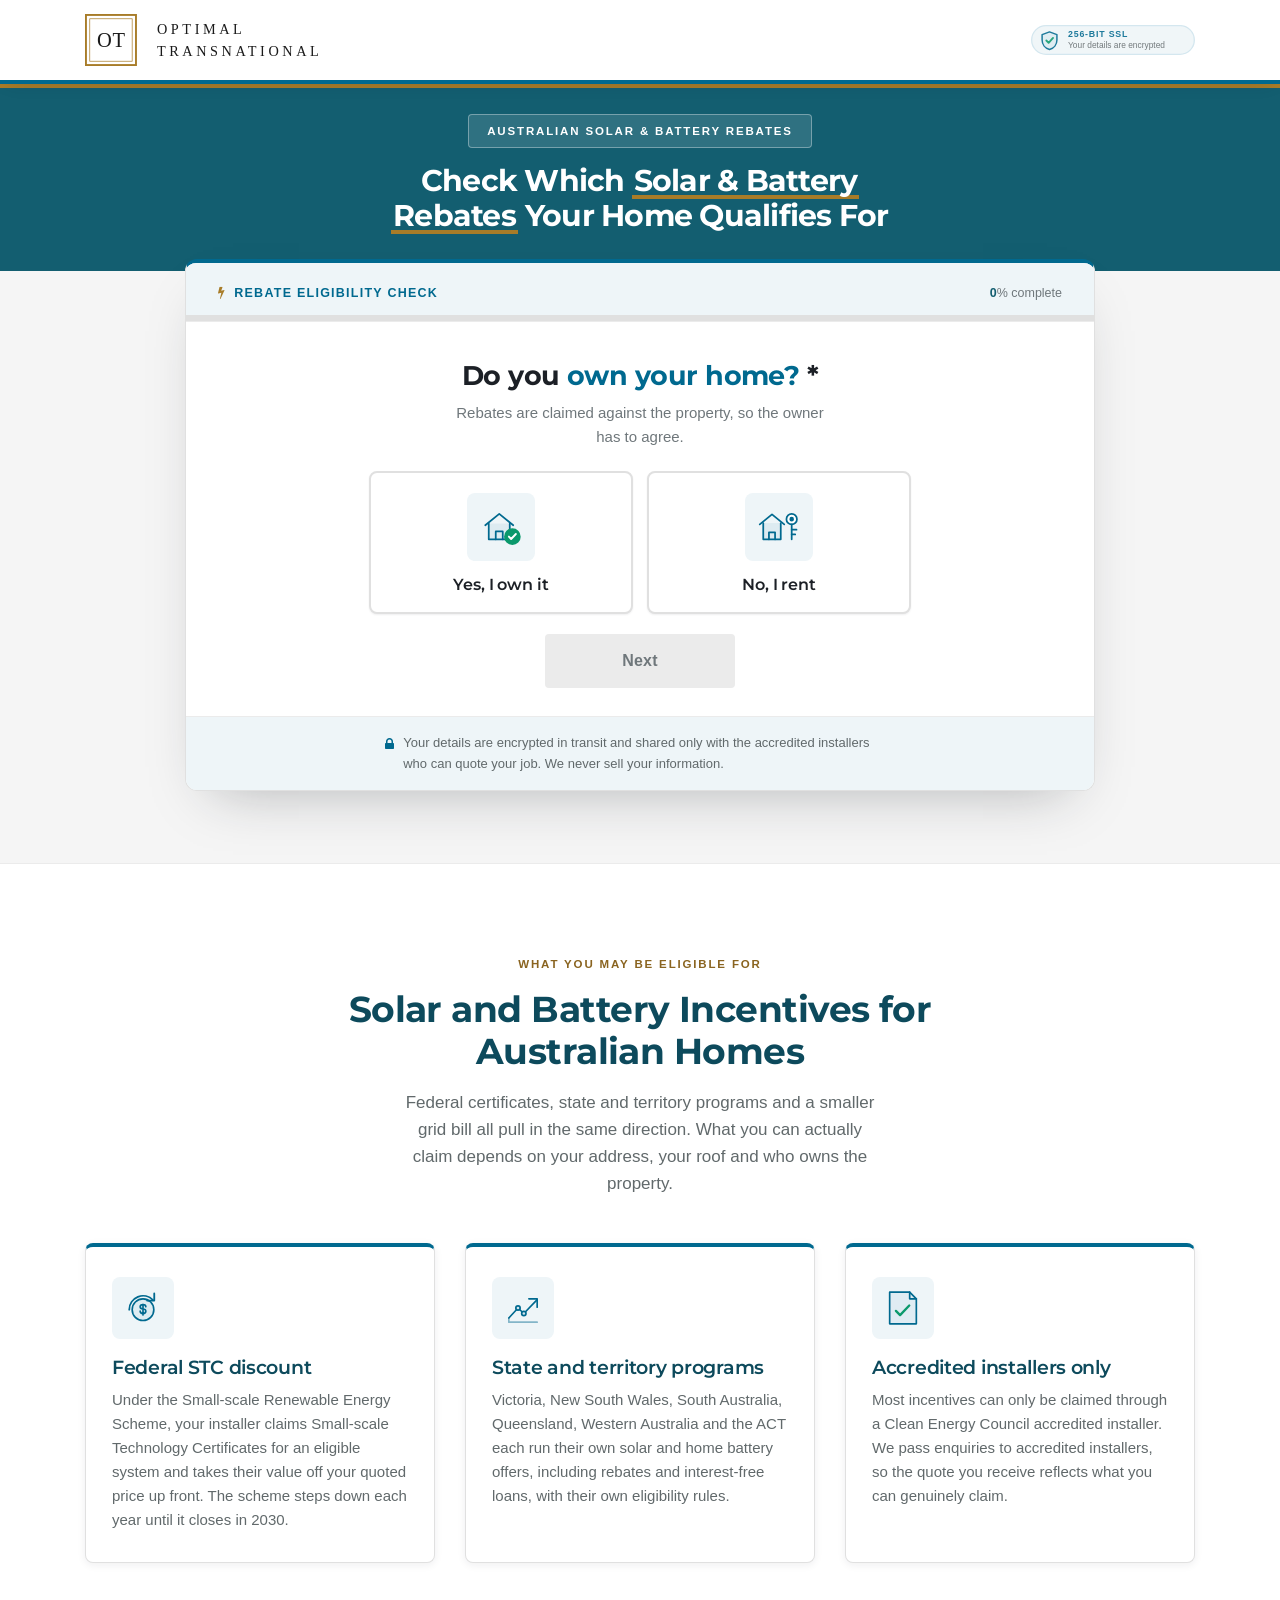
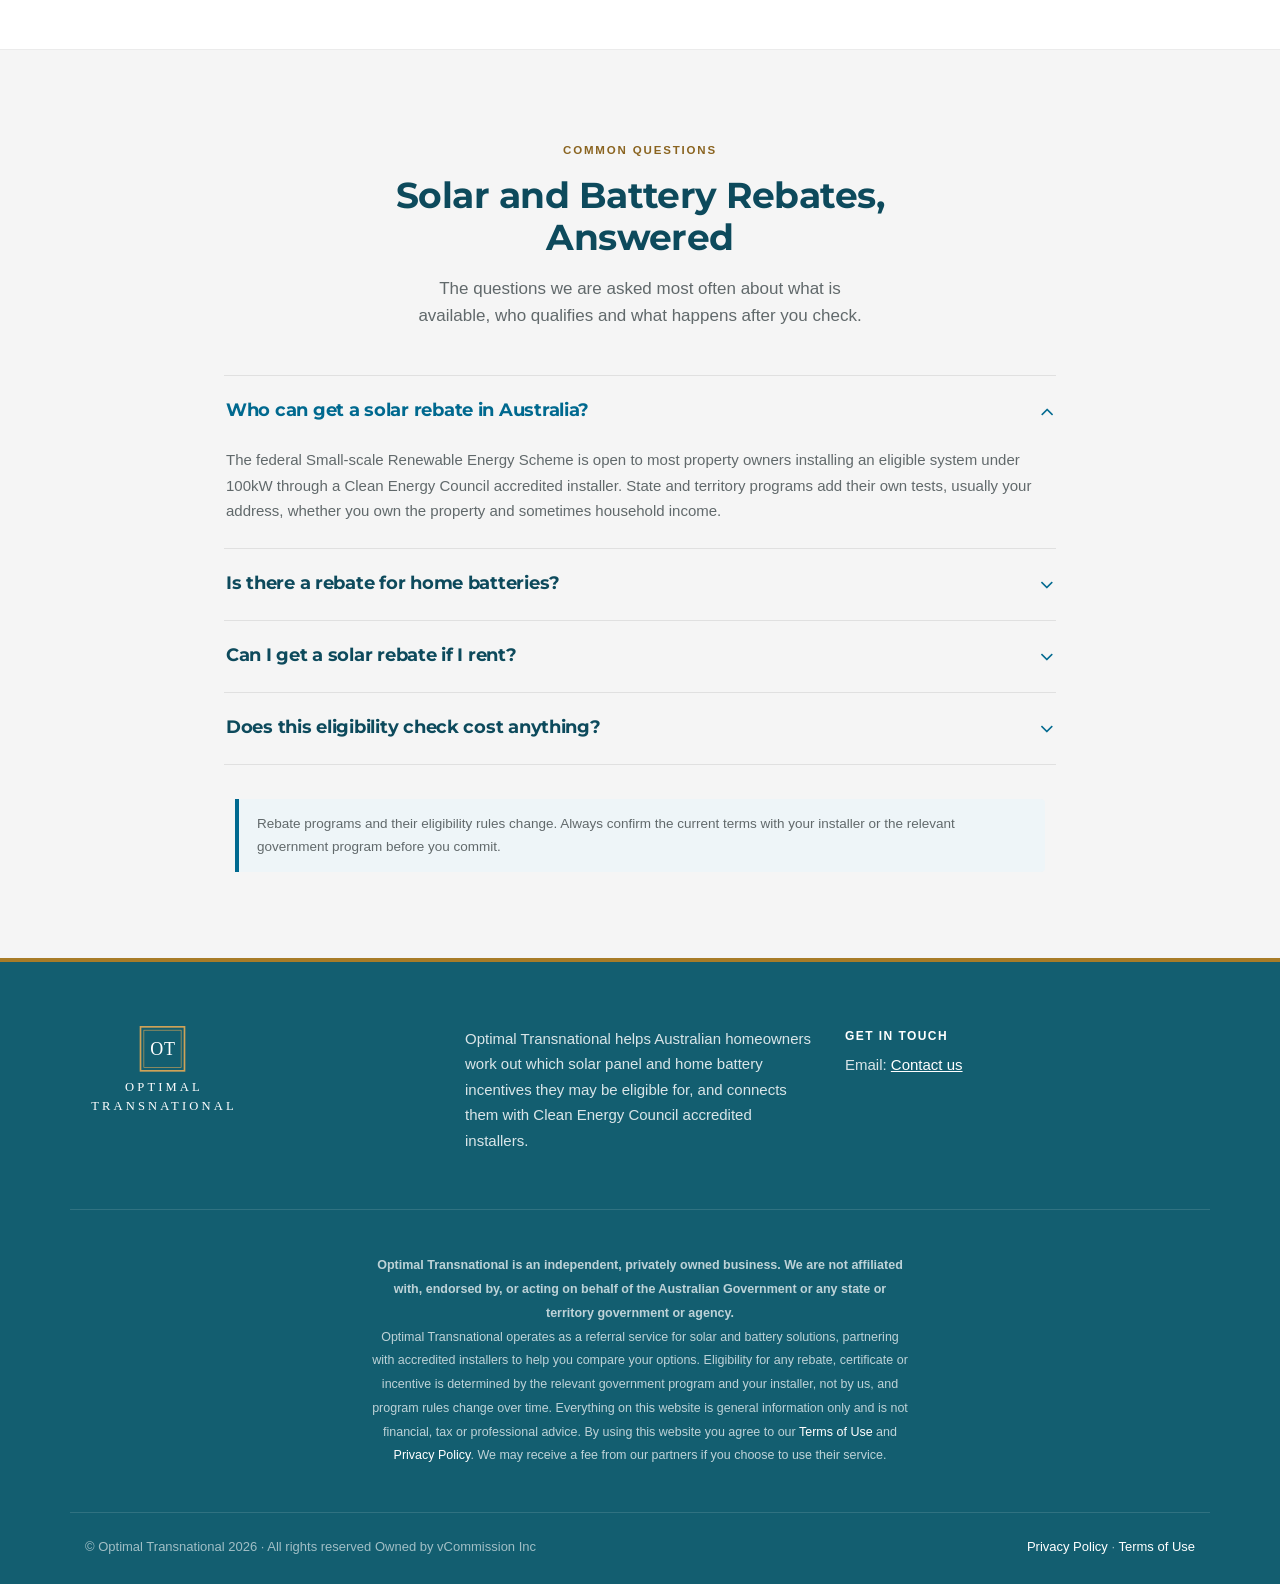
<file: solar1/index.html>
<!-- Conditional State Logic--><!-- Conditional Industry --><!DOCTYPE html>
<html lang="en-AU">
<head>
        <meta charset="utf-8">
        <meta name="viewport" content="width=device-width, initial-scale=1">

        <!-- ==========================================================
             SEO
             Replace the canonical/og:url host below with the live domain
             before this goes to production.
             ========================================================== -->
        <title>Solar &amp; Battery Rebates Australia | Free Eligibility Check</title>
        <meta name="description" content="Check which Australian solar and battery rebates your home may qualify for. Free, independent eligibility check — about two minutes, no obligation.">
        <link rel="canonical" href="https://www.optimaltransnational.com.au/">
        <meta name="robots" content="index, follow, max-image-preview:large, max-snippet:-1">
        <meta name="author" content="Optimal Transnational">
        <meta name="geo.region" content="AU">
        <meta name="theme-color" content="#135e70">

        <meta property="og:type" content="website">
        <meta property="og:locale" content="en_AU">
        <meta property="og:site_name" content="Optimal Transnational">
        <meta property="og:title" content="Solar &amp; Battery Rebates Australia | Free Eligibility Check">
        <meta property="og:description" content="Check which Australian solar and battery rebates your home may qualify for. Free, independent eligibility check — about two minutes, no obligation.">
        <meta property="og:url" content="https://www.optimaltransnational.com.au/">
        <meta property="og:image" content="https://www.optimaltransnational.com.au/images/og-optimal-transnational.png">
        <meta name="twitter:card" content="summary_large_image">
        <meta name="twitter:title" content="Solar &amp; Battery Rebates Australia | Free Eligibility Check">
        <meta name="twitter:description" content="Check which Australian solar and battery rebates your home may qualify for. Free, independent eligibility check — about two minutes, no obligation.">
        <meta name="twitter:image" content="https://www.optimaltransnational.com.au/images/og-optimal-transnational.png">

        <link rel="dns-prefetch" href="//fonts.googleapis.com">
        <link rel="dns-prefetch" href="//maps.googleapis.com">

        <!-- Favicon-->
        <link rel="icon" href="images/icons/favicon.svg" type="image/svg+xml">
        <link rel="icon" href="images/mfavicon.ico" sizes="any">
        <link rel="icon" type="image/png" sizes="32x32" href="images/mfavicon-32x32.png">
        <link rel="icon" type="image/png" sizes="16x16" href="images/mfavicon-16x16.png">
        <link rel="apple-touch-icon" sizes="180x180" href="images/mapple-touch-icon.png">
        <link rel="manifest" href="site.webmanifest">

        <!-- Fontawesome -->
        <link href="css/font-awesome.min.css?v=aaaf1048" rel="stylesheet" type="text/css">

        <!-- Type. Body copy uses the Australian Government Design System's
             system-font stack, so it costs nothing to download. Only the
             heading face (Montserrat, as myGov uses) is fetched. -->
        <link rel="preconnect" href="https://fonts.googleapis.com">
        <link rel="preconnect" href="https://fonts.gstatic.com" crossorigin>
        <link href="https://fonts.googleapis.com/css2?family=Montserrat:wght@600;700&amp;display=swap" rel="stylesheet">
        <style type="text/css">
        input#Street-field { background-image: none !important; }
        </style>

        <!-- Bootstrap-->
        <link rel="stylesheet" href="css/bootstrap.min.css?v=2c0f3dcf" crossorigin="anonymous">
        <!-- Core theme CSS-->
        <link href="css/jquery-ui.css?v=4d385023" rel="stylesheet" type="text/css">
        <link href="css/style.css?v=e13c01a9" rel="stylesheet">

        <!-- Form self-check. Shows a panel only if the form is broken (or with ?debug=1).
             Delete this tag for production. -->
        <script src="js/diagnostics.js?v=b97ca75d"></script>

        <script type="application/ld+json">
{
  "@context": "https://schema.org",
  "@graph": [
    {
      "@type": "Organization",
      "@id": "https://www.optimaltransnational.com.au/#organisation",
      "name": "Optimal Transnational",
      "url": "https://www.optimaltransnational.com.au/",
      "logo": "https://www.optimaltransnational.com.au/images/optimal-transnational-icon-512.png",
      "areaServed": {
        "@type": "Country",
        "name": "Australia"
      },
      "description": "Independent referral service that helps Australian homeowners check which solar and home battery rebates they may be eligible for and connects them with Clean Energy Council accredited installers. Not affiliated with or endorsed by any government or government agency."
    },
    {
      "@type": "WebPage",
      "@id": "https://www.optimaltransnational.com.au/#webpage",
      "url": "https://www.optimaltransnational.com.au/",
      "name": "Solar & Battery Rebates Australia | Free Eligibility Check",
      "inLanguage": "en-AU",
      "isPartOf": {
        "@id": "https://www.optimaltransnational.com.au/#organisation"
      },
      "description": "Check which Australian solar and battery rebates your home may qualify for. Free, independent eligibility check."
    },
    {
      "@type": "FAQPage",
      "@id": "https://www.optimaltransnational.com.au/#faq",
      "mainEntity": [
        {
          "@type": "Question",
          "name": "Who can get a solar rebate in Australia?",
          "acceptedAnswer": {
            "@type": "Answer",
            "text": "The federal Small-scale Renewable Energy Scheme is open to most property owners installing an eligible system under 100kW through a Clean Energy Council accredited installer. State and territory programs add their own tests, usually your address, whether you own the property and sometimes household income."
          }
        },
        {
          "@type": "Question",
          "name": "How much is the federal solar rebate worth?",
          "acceptedAnswer": {
            "@type": "Answer",
            "text": "It is not a cash payment. Your installer claims Small-scale Technology Certificates and discounts them off the price you are quoted. The value depends on the system size, the solar zone your postcode sits in and the certificate price on the day, and it reduces each year as the scheme winds down to 2030."
          }
        },
        {
          "@type": "Question",
          "name": "Is there a rebate for home batteries?",
          "acceptedAnswer": {
            "@type": "Answer",
            "text": "Yes. Federal support for eligible home battery installations sits alongside the solar scheme, and several states and territories run their own battery rebates or interest-free loans on top of it. What you can claim depends on where you live and what is already installed."
          }
        },
        {
          "@type": "Question",
          "name": "Can I get a solar rebate if I rent?",
          "acceptedAnswer": {
            "@type": "Answer",
            "text": "Rebates are claimed against the property, so they generally go to the owner. Tenants need the property owner to agree to the installation. Some state programs have specific offers for rental properties, so it is worth raising with the owner."
          }
        },
        {
          "@type": "Question",
          "name": "Does this eligibility check cost anything?",
          "acceptedAnswer": {
            "@type": "Answer",
            "text": "No. The check is free, there is no obligation, and completing it is not an application. We pass your details to accredited installers who can confirm what applies at your address."
          }
        },
        {
          "@type": "Question",
          "name": "Is Optimal Transnational a government service?",
          "acceptedAnswer": {
            "@type": "Answer",
            "text": "No. Optimal Transnational is an independent, privately owned referral service. We are not affiliated with, or endorsed by, the Australian Government or any state or territory government. We may be paid a fee by a partner installer if you choose to go ahead."
          }
        }
      ]
    }
  ]
}
        </script>
        
        <!-- Meta Pixel Code -->
<script>
!function(f,b,e,v,n,t,s)
{if(f.fbq)return;n=f.fbq=function(){n.callMethod?
n.callMethod.apply(n,arguments):n.queue.push(arguments)};
if(!f._fbq)f._fbq=n;n.push=n;n.loaded=!0;n.version='2.0';
n.queue=[];t=b.createElement(e);t.async=!0;
t.src=v;s=b.getElementsByTagName(e)[0];
s.parentNode.insertBefore(t,s)}(window, document,'script',
'https://connect.facebook.net/en_US/fbevents.js');

fbq('init', '1590984399156195');
fbq('track', 'PageView');
fbq('track', 'ViewContent');
</script>

<noscript>
<img height="1" width="1" style="display:none"
src="https://www.facebook.com/tr?id=1590984399156195&ev=PageView&noscript=1"/>
</noscript>
<!-- End Meta Pixel Code -->
        
</head>
<body>

    
    <!-- Nav Start -->    
    <nav class="navbar static-top">
        <div class="container">
            <img class="float-left brand-logo" src="images/icons/logo-optimal-transnational2.svg" width="244" height="52" alt="Optimal Transnational — solar and battery rebate eligibility check">
            <div class="phone_comodo" style="display: -webkit-box;display: -ms-flexbox; display: flex; justify-content: space-between;align-items: center;">
                <img class="float-right secure-badge" src="images/icons/badge-secure.svg" width="186" height="34" alt="Secured with 256-bit SSL encryption" style="max-width:186px;">
            </div>
        </div>
    </nav>
    <!-- Nav End -->     

    <!-- ==========================================================
         MOBILE FOLD
         Hero + question card are wrapped together so the phone layout
         can hold them to one viewport (see .sr-fold in style.css).
         Everything after </div> is below the fold until the visitor
         chooses to scroll.
         ========================================================== -->
    <div class="sr-fold">

    <!-- Heading -->
    <section class="hero-band">
        <div class="container">
            <div class="row d-flex justify-content-center">
                <div class="col-lg-10">

                    <p><span class="preheader">Australian solar &amp; battery rebates</span></p>
                    <h1 class="text-center headline">Check Which <em>Solar &amp; Battery Rebates</em> Your Home Qualifies For</h1>

                  
                </div>
            </div>
        </div>
    </section>
    <!-- Heading End-->  
    <!-- Form Start -->

    <section class="questions">
        <div class="container">
            <div class="form-card">

                <div class="form-card__head">
                    <div class="form-card__meta">
                        <span class="form-card__meta-label"><i class="fa fa-bolt" aria-hidden="true"></i> Rebate eligibility check</span>
                        <span class="form-card__meta-pct"><span id="percentage">0</span>% complete</span>
                    </div>
                    <div class="progress">
                        <div id="progress-bar" class="progress-bar bg-primary" role="progressbar" aria-valuenow="0" aria-valuemin="0" aria-valuemax="100"></div>
                    </div>
                </div>

                <div class="form-card__body">
                    <!-- The form never submits natively: every step is driven by
                         js/custom.js, and process.php does not exist in this
                         project. Without onsubmit="return false" an Enter press
                         in any text field navigates to it and the visitor gets a
                         404 — the code field being the one where pressing Enter
                         is the obvious thing to do. The keyup handlers in
                         custom.js cannot prevent this; a submit fires on keydown. -->
                    <form action="#" method="post" novalidate="" onsubmit="return false;">
                        <!-- Hidden field to submit through zapier webhook -->
                        <input type="hidden" id="utm_source" name="utm_source" value="">
                        <input type="hidden" id="utm_medium" name="utm_medium" value="">
                        <input type="hidden" id="utm_campaign" name="utm_campaign" value="">
                        <input type="hidden" id="utm_content" name="utm_content" value="">
                        <input type="hidden" id="utm_term" name="utm_term" value="">
                        <input type="hidden" id="ip_address" name="ip_address" value="4.196.89.67">
                        <input type="hidden" id="utm_campaign_id" name="utm_campaign_id" value="">
                        <input type="hidden" id="utm_ad_set_id" name="utm_ad_set_id" value="">
                        <input type="hidden" id="utm_ad_id" name="utm_ad_id" value="">
                        <input type="hidden" id="from_url" name="from_url" value="#">
                        <input type="hidden" id="user_agent" name="user_agent" value="Mozilla/5.0 (X11; Linux x86_64) AppleWebKit/537.36 (KHTML, like Gecko) Chrome/142.0.0.0 Safari/537.36 GTmetrix">
                        <input type="hidden" id="event_id" name="event_id" value="">
                        <input type="hidden" id="clid" name="clid" value="">
                        <input type="hidden" id="ad_name" name="ad_name" value="">

                            <!-- ============================================================
                                 PROPERTY TYPE - HIDDEN / LOCKED TO RESIDENTIAL
                                 The "For My Business" funnel has been removed. This block is kept
                                 in the DOM (hidden, pre-selected) on purpose:
                                   1. customer_type=Residential still reaches Zapier / Google Sheet
                                   2. calculateProgress() in custom.js walks the chain from here
                                 It never receives .active, so CSS keeps it invisible.
                                 ============================================================ -->
                            <div id="CustomerType" class="question" data-type="radio" style="display:none !important;" aria-hidden="true">
                                <label class="question-title has_icon" data-title="Please confirm the <strong>type of property</strong>? *">Please confirm the <strong>type of property</strong>? *</label>
                                <div class="answers-container">
                                    <ul>
                                        <li>
                                            <input type="radio" name="CustomerType" data-next="#Homeowner" data-skips="0" id="question-CustomerType-answer-b" value="Residential" checked="checked">
                                            <label for="question-CustomerType-answer-b">For My Home</label>
                                        </li>
                                    </ul>
                                </div>
                            </div>
                                                    <div id="Homeowner" class="question active" data-type="radio">
                                <label class="question-title  has_icon" data-title="Do you <strong>own your home?</strong> *">
                                    <span><strong class="current_step_number">1</strong> <i class="fa fa-arrow-right fa-xs"></i> </span>
                                    <!-- <span><strong class="current_step_number"></strong> <i class="fa fa-arrow-right fa-xs"></i> </span> -->
                                    Do you <strong>own your home?</strong>&nbsp;*                                </label>
                                <p>Rebates are claimed against the property, so the owner has to agree.</p>
                                
                                <div class="answers-container ">
                                                                            <ul>
                                                                                            <li>
                                                    <input type="radio" name="Homeowner" data-next="#ProductType" data-skips="0" id="question-Homeowner-answer-a" value="Own">
                                                    <label for="question-Homeowner-answer-a"><img src="images/icons/icon-own-home.svg" width="68" height="68" alt="" aria-hidden="true">Yes, I own it</label>
                                                </li>
                                                                                            <li>
                                                    <input type="radio" name="Homeowner" data-next="#RenterNotice" data-skips="0" id="question-Homeowner-answer-b" value="Rent">
                                                    <label for="question-Homeowner-answer-b"><img src="images/icons/icon-rent-home.svg" width="68" height="68" alt="" aria-hidden="true">No, I rent</label>
                                                </li>
                                                                                    </ul>
                                    
                                </div>

                            </div>

                            <!-- ============================================================
                                 RENTER BRANCH — terminal step
                                 Reached only from Homeowner = Rent. data-type="label" keeps
                                 calculateProgress() and validateData() from treating the two
                                 landlord fields as required, and the absence of data-next
                                 ends the walk here. #next-question is relabelled to "Submit"
                                 and intercepted in custom.js.
                                 ============================================================ -->
                            <div id="RenterNotice" class="question " data-type="label">
                                <div class="renter-notice">

                                    <div class="renter-notice__head">
                                        <img src="images/icons/icon-rent-home.svg" width="44" height="44" alt="" aria-hidden="true">
                                        <h2>Your property may still be eligible</h2>
                                    </div>

                                    <p>Solar incentives are generally available to <strong>eligible homeowners</strong>, which means we can&rsquo;t complete the assessment in your name as a renter.</p>

                                    <p class="renter-notice__turn"><strong>However, your landlord may be eligible.</strong></p>

                                    <p>If you&rsquo;d like, provide your landlord&rsquo;s details below and we can contact them to discuss whether the property qualifies for solar incentives and what options may be available.</p>

                                    <div class="renter-notice__fields">
                                        <div class="renter-field">
                                            <label for="LandlordName-field">Landlord&rsquo;s name</label>
                                            <input type="text" name="LandlordName" id="LandlordName-field" placeholder="Enter name" autocomplete="off">
                                        </div>
                                        <div class="renter-field">
                                            <label for="LandlordPhone-field">Landlord&rsquo;s mobile number</label>
                                            <input type="tel" name="LandlordPhone" id="LandlordPhone-field" placeholder="412 345 678" autocomplete="off">
                                        </div>
                                    </div>

                                    <div style="display: none;" class="error-holder"></div>

                                    <p class="renter-notice__consent">Please only share these details if your landlord is happy to be contacted. Both fields are optional &mdash; you can finish without them.</p>

                                </div>
                            </div>
                                                    <div id="ProductType" class="question " data-type="radio">
                                <label class="question-title  has_icon" data-title="Which <strong>energy saving system</strong> do you prefer? *">
                                    <span><strong class="current_step_number">1</strong> <i class="fa fa-arrow-right fa-xs"></i> </span>
                                    <!-- <span><strong class="current_step_number"></strong> <i class="fa fa-arrow-right fa-xs"></i> </span> -->
                                    Which <strong>energy saving system</strong> do you prefer? *                                </label>
                                <p>Solar panels, a home battery, or both together.</p>
                                
                                <div class="answers-container ">
                                                                            <ul>
                                                                                            <li>
                                                    <input type="radio" name="ProductType" data-next="#ExistingSolar" data-skips="0" id="question-ProductType-answer-a" value="Solar Only">
                                                    <label for="question-ProductType-answer-a"><img src="images/icons/icon-solar-panels.svg" width="68" height="68" alt="" aria-hidden="true">Solar Only</label>
                                                </li>
                                                                                            <li>
                                                    <input type="radio" name="ProductType" data-next="#ExistingSolar" data-skips="0" id="question-ProductType-answer-b" value="Solar &amp; Battery">
                                                    <label for="question-ProductType-answer-b"><img src="images/icons/icon-solar-battery.svg" width="68" height="68" alt="" aria-hidden="true">Solar &amp; Battery</label>
                                                </li>
                                                                                            <li>
                                                    <input type="radio" name="ProductType" data-next="#ExistingSolar" data-skips="0" id="question-ProductType-answer-c" value="Battery Only">
                                                    <label for="question-ProductType-answer-c"><img src="images/icons/icon-home-battery.svg" width="68" height="68" alt="" aria-hidden="true">Battery Only</label>
                                                </li>
                                                                                    </ul>
                                    
                                </div>

                            </div>
                                                    <div id="ExistingSolar" class="question " data-type="radio">
                                <label class="question-title  has_icon" data-title="Do you <strong>already have solar panels?</strong> *">
                                    <span><strong class="current_step_number">1</strong> <i class="fa fa-arrow-right fa-xs"></i> </span>
                                    <!-- <span><strong class="current_step_number"></strong> <i class="fa fa-arrow-right fa-xs"></i> </span> -->
                                    Do you <strong>already have solar panels?</strong>&nbsp;*                                </label>
                                <p>An existing system changes which incentives you can still claim.</p>
                                
                                <div class="answers-container ">
                                                                            <ul>
                                                                                            <li>
                                                    <input type="radio" name="ExistingSolar" data-next="#ExistingSolarAge" data-skips="0" id="question-ExistingSolar-answer-a" value="Yes">
                                                    <label for="question-ExistingSolar-answer-a"><img src="images/icons/icon-yes.svg" width="68" height="68" alt="" aria-hidden="true">Yes</label>
                                                </li>
                                                                                            <li>
                                                    <input type="radio" name="ExistingSolar" data-next="#RoofType" data-skips="0" id="question-ExistingSolar-answer-b" value="No">
                                                    <label for="question-ExistingSolar-answer-b"><img src="images/icons/icon-no.svg" width="68" height="68" alt="" aria-hidden="true">No</label>
                                                </li>
                                                                                    </ul>
                                    
                                </div>

                            </div>
                                                    <div id="ExistingSolarAge" class="question " data-type="radio">
                                <label class="question-title  has_icon" data-title="How old is your <strong>current solar system?</strong> *">
                                    <span><strong class="current_step_number">1</strong> <i class="fa fa-arrow-right fa-xs"></i> </span>
                                    <!-- <span><strong class="current_step_number"></strong> <i class="fa fa-arrow-right fa-xs"></i> </span> -->
                                    How old is your <strong>current solar system?</strong>&nbsp;*                                </label>
                                <p>Your best estimate is fine.</p>
                                
                                <div class="answers-container ">
                                                                            <ul>
                                                                                            <li>
                                                    <input type="radio" name="ExistingSolarAge" data-next="#RoofType" data-skips="0" id="question-ExistingSolarAge-answer-a" value="More Than 5 Years">
                                                    <label for="question-ExistingSolarAge-answer-a"><img src="images/icons/icon-solar-over-5.svg" width="68" height="68" alt="" aria-hidden="true">More Than 5 Years</label>
                                                </li>
                                                                                            <li>
                                                    <input type="radio" name="ExistingSolarAge" data-next="#RoofType" data-skips="0" id="question-ExistingSolarAge-answer-b" value="Less Than 5 Years">
                                                    <label for="question-ExistingSolarAge-answer-b"><img src="images/icons/icon-solar-under-5.svg" width="68" height="68" alt="" aria-hidden="true">Less Than 5 Years</label>
                                                </li>
                                                                                    </ul>
                                    
                                </div>

                            </div>
                                                    <div id="RoofType" class="question " data-type="radio">
                                <label class="question-title  has_icon" data-title="What is your <strong>roof made of?</strong> *">
                                    <span><strong class="current_step_number">1</strong> <i class="fa fa-arrow-right fa-xs"></i> </span>
                                    <!-- <span><strong class="current_step_number"></strong> <i class="fa fa-arrow-right fa-xs"></i> </span> -->
                                    What is your <strong>roof made of?</strong>&nbsp;*                                </label>
                                <p>Roof material decides how the panels are mounted.</p>
                                
                                <div class="answers-container ">
                                                                            <ul>
                                                                                            <li>
                                                    <input type="radio" name="RoofType" data-next="#HomeAge" data-skips="0" id="question-RoofType-answer-a" value="Tin">
                                                    <label for="question-RoofType-answer-a"><img src="images/icons/icon-roof-metal.svg" width="68" height="68" alt="" aria-hidden="true">Metal / tin</label>
                                                </li>
                                                                                            <li>
                                                    <input type="radio" name="RoofType" data-next="#HomeAge" data-skips="0" id="question-RoofType-answer-b" value="Tile">
                                                    <label for="question-RoofType-answer-b"><img src="images/icons/icon-roof-tile.svg" width="68" height="68" alt="" aria-hidden="true">Tile</label>
                                                </li>
                                                                                            <li>
                                                    <input type="radio" name="RoofType" data-next="#HomeAge" data-skips="0" id="question-RoofType-answer-c" value="Other">
                                                    <label for="question-RoofType-answer-c"><img src="images/icons/icon-not-sure.svg" width="68" height="68" alt="" aria-hidden="true">Other</label>
                                                </li>
                                                                                    </ul>
                                    
                                </div>

                            </div>
                                                    <div id="HomeAge" class="question " data-type="radio">
                                <label class="question-title  has_icon" data-title="Roughly how old is <strong>your home?</strong> *">
                                    <span><strong class="current_step_number">1</strong> <i class="fa fa-arrow-right fa-xs"></i> </span>
                                    <!-- <span><strong class="current_step_number"></strong> <i class="fa fa-arrow-right fa-xs"></i> </span> -->
                                    Roughly how old is <strong>your home?</strong>&nbsp;*                                </label>
                                <p>Your best estimate is fine.</p>
                                
                                <div class="answers-container ">
                                                                            <ul>
                                                                                            <li>
                                                    <input type="radio" name="HomeAge" data-next="#ShadingIssues" data-skips="0" id="question-HomeAge-answer-a" value="0 - 10 Years">
                                                    <label for="question-HomeAge-answer-a"><img src="images/icons/icon-home-age-new.svg" width="68" height="68" alt="" aria-hidden="true">0 - 10 Years</label>
                                                </li>
                                                                                            <li>
                                                    <input type="radio" name="HomeAge" data-next="#ShadingIssues" data-skips="0" id="question-HomeAge-answer-b" value="10 - 20 Years">
                                                    <label for="question-HomeAge-answer-b"><img src="images/icons/icon-home-age-mid.svg" width="68" height="68" alt="" aria-hidden="true">10 - 20 Years</label>
                                                </li>
                                                                                            <li>
                                                    <input type="radio" name="HomeAge" data-next="#ShadingIssues" data-skips="0" id="question-HomeAge-answer-c" value="20 + Years">
                                                    <label for="question-HomeAge-answer-c"><img src="images/icons/icon-home-age-older.svg" width="68" height="68" alt="" aria-hidden="true">20 + Years</label>
                                                </li>
                                                                                    </ul>
                                    
                                </div>

                            </div>
                                                    <div id="ShadingIssues" class="question " data-type="radio">
                                <label class="question-title  has_icon" data-title="Does anything <strong>shade your roof?</strong> *">
                                    <span><strong class="current_step_number">1</strong> <i class="fa fa-arrow-right fa-xs"></i> </span>
                                    <!-- <span><strong class="current_step_number"></strong> <i class="fa fa-arrow-right fa-xs"></i> </span> -->
                                    Does anything <strong>shade your roof?</strong>&nbsp;*                                </label>
                                <p>Trees or buildings that block the sun for part of the day.</p>
                                
                                <div class="answers-container ">
                                                                            <ul>
                                                                                            <li>
                                                    <input type="radio" name="ShadingIssues" data-next="#BillSize" data-skips="0" id="question-ShadingIssues-answer-a" value="No Shading Issues">
                                                    <label for="question-ShadingIssues-answer-a"><img src="images/icons/icon-shade-none.svg" width="68" height="68" alt="" aria-hidden="true">No shade</label>
                                                </li>
                                                                                            <li>
                                                    <input type="radio" name="ShadingIssues" data-next="#BillSize" data-skips="0" id="question-ShadingIssues-answer-b" value="Minor Shading Issues">
                                                    <label for="question-ShadingIssues-answer-b"><img src="images/icons/icon-shade-minor.svg" width="68" height="68" alt="" aria-hidden="true">Some shade</label>
                                                </li>
                                                                                            <li>
                                                    <input type="radio" name="ShadingIssues" data-next="#BillSize" data-skips="0" id="question-ShadingIssues-answer-c" value="Major Shading Issues">
                                                    <label for="question-ShadingIssues-answer-c"><img src="images/icons/icon-shade-major.svg" width="68" height="68" alt="" aria-hidden="true">Heavy shade</label>
                                                </li>
                                                                                            <li>
                                                    <input type="radio" name="ShadingIssues" data-next="#BillSize" data-skips="0" id="question-ShadingIssues-answer-d" value="I'm Not Sure">
                                                    <label for="question-ShadingIssues-answer-d"><img src="images/icons/icon-not-sure.svg" width="68" height="68" alt="" aria-hidden="true">Not sure</label>
                                                </li>
                                                                                    </ul>
                                    
                                </div>

                            </div>
                                                    <div id="BillSize" class="question " data-type="radio">
                                <label class="question-title  has_icon" data-title="What is your <strong>quarterly power bill?</strong> *">
                                    <span><strong class="current_step_number">1</strong> <i class="fa fa-arrow-right fa-xs"></i> </span>
                                    <!-- <span><strong class="current_step_number"></strong> <i class="fa fa-arrow-right fa-xs"></i> </span> -->
                                    What is your <strong>quarterly power bill?</strong>&nbsp;*                                </label>
                                <p>Check your latest bill, or give us your best estimate.</p>
                                
                                <div class="answers-container ">
                                                                            <ul>
                                                                                            <li>
                                                    <input type="radio" name="BillSize" data-next="#Street, #City, #Postcode" data-skips="0" id="question-BillSize-answer-a" value="$300 - $600">
                                                    <label for="question-BillSize-answer-a"><img src="images/icons/icon-bill-1.svg" width="68" height="68" alt="" aria-hidden="true">$300 - $600</label>
                                                </li>
                                                                                            <li>
                                                    <input type="radio" name="BillSize" data-next="#Street, #City, #Postcode" data-skips="0" id="question-BillSize-answer-b" value="$600 - $900">
                                                    <label for="question-BillSize-answer-b"><img src="images/icons/icon-bill-2.svg" width="68" height="68" alt="" aria-hidden="true">$600 - $900</label>
                                                </li>
                                                                                            <li>
                                                    <input type="radio" name="BillSize" data-next="#Street, #City, #Postcode" data-skips="0" id="question-BillSize-answer-c" value="$900 - $1,200">
                                                    <label for="question-BillSize-answer-c"><img src="images/icons/icon-bill-3.svg" width="68" height="68" alt="" aria-hidden="true">$900 - $1,200</label>
                                                </li>
                                                                                            <li>
                                                    <input type="radio" name="BillSize" data-next="#Street, #City, #Postcode" data-skips="0" id="question-BillSize-answer-d" value="$1,200 +">
                                                    <label for="question-BillSize-answer-d"><img src="images/icons/icon-bill-4.svg" width="68" height="68" alt="" aria-hidden="true">$1,200 +</label>
                                                </li>
                                                                                    </ul>
                                    
                                </div>

                            </div>
                                                    <div id="Street" class="question " data-type="text" data-next="#FirstName, #LastName">
                                <label class="question-title " data-title="What is the <strong>address of the property?</strong> *">
                                    <span><strong class="current_step_number">1</strong> <i class="fa fa-arrow-right fa-xs"></i> </span>
                                    <!-- <span><strong class="current_step_number"></strong> <i class="fa fa-arrow-right fa-xs"></i> </span> -->
                                    What is the <strong>address of the property?</strong>&nbsp;*                                </label>
                                <p>Rebates vary by state and postcode. Start typing to pick your address.</p>
                                
                                <div class="answers-container ">
                                                                           <input
  type="text"
  name="Street"
  placeholder="Enter your full street address"
  required
  id="Street-field"
  autocomplete="off"
>
                                        <br>
                                                                                <div style="display: none;" class="error-holder"></div>

                                        <!-- <div class="answer-confirm" style="display: none;">
                                            <button type="button" class="btn btn-primary answer_ok">OK <i class="fa fa-check"></i></button>
                                            <span>press <strong>Enter ↵</strong></span>
                                        </div> -->
                                    
                                </div>

                            </div>
                        <div class="ch_groups">                            <div id="City" class="question " data-type="text" data-next="#FirstName, #LastName">
                                <label class="question-title " data-title="<strong>Suburb/City</strong>">
                                    <span><strong class="current_step_number">1</strong> <i class="fa fa-arrow-right fa-xs"></i> </span>
                                    <!-- <span><strong class="current_step_number"></strong> <i class="fa fa-arrow-right fa-xs"></i> </span> -->
                                    <strong>Suburb/City</strong>                                </label>
                                
                                
                                <div class="answers-container ">
                                                                            <input type="text" name="City" placeholder="My Suburb" required="" id="City-field" autocomplete="off">
                                        <br>
                                                                                <div style="display: none;" class="error-holder"></div>

                                        <!-- <div class="answer-confirm" style="display: none;">
                                            <button type="button" class="btn btn-primary answer_ok">OK <i class="fa fa-check"></i></button>
                                            <span>press <strong>Enter ↵</strong></span>
                                        </div> -->
                                    
                                </div>

                            </div>
                                                    <div id="Postcode" class="question " data-type="number" data-next="#FirstName, #LastName">
                                <label class="question-title " data-title="<strong>Postcode</strong>">
                                    <span><strong class="current_step_number">1</strong> <i class="fa fa-arrow-right fa-xs"></i> </span>
                                    <!-- <span><strong class="current_step_number"></strong> <i class="fa fa-arrow-right fa-xs"></i> </span> -->
                                    <strong>Postcode</strong>                                </label>
                                
                                
                                <div class="answers-container ">
                                                                            <input type="number" name="Postcode" placeholder="2001" required="" minlength="4" maxlength="4" id="Postcode-field" autocomplete="off">
                                        <br>
                                                                                <div style="display: none;" class="error-holder"></div>

                                        <!-- <div class="answer-confirm" style="display: none;">
                                            <button type="button" class="btn btn-primary answer_ok">OK <i class="fa fa-check"></i></button>
                                            <span>press <strong>Enter ↵</strong></span>
                                        </div> -->
                                    
                                </div>

                            </div>
</div>                                                    <div id="FirstName" class="question " data-type="text" data-next="#EmailAddress, #PhoneNumber">
                                <label class="question-title " data-title="What is your <strong>first name?</strong> *">
                                    <span><strong class="current_step_number">1</strong> <i class="fa fa-arrow-right fa-xs"></i> </span>
                                    <!-- <span><strong class="current_step_number"></strong> <i class="fa fa-arrow-right fa-xs"></i> </span> -->
                                    What is your <strong>first name?</strong>&nbsp;*                                </label>
                                
                                
                                <div class="answers-container ">
                                                                            <input type="text" name="FirstName" placeholder="First Name" required="" id="FirstName-field" autocomplete="off">
                                        <br>
                                                                                <div style="display: none;" class="error-holder"></div>

                                        <!-- <div class="answer-confirm" style="display: none;">
                                            <button type="button" class="btn btn-primary answer_ok">OK <i class="fa fa-check"></i></button>
                                            <span>press <strong>Enter ↵</strong></span>
                                        </div> -->
                                    
                                </div>

                            </div>
                                                    <div id="LastName" class="question " data-type="text" data-next="#EmailAddress, #PhoneNumber">
                                <label class="question-title " data-title="And your <strong>last name?</strong> *">
                                    <span><strong class="current_step_number">1</strong> <i class="fa fa-arrow-right fa-xs"></i> </span>
                                    <!-- <span><strong class="current_step_number"></strong> <i class="fa fa-arrow-right fa-xs"></i> </span> -->
                                    And your <strong>last name?</strong>&nbsp;*                                </label>
                                
                                
                                <div class="answers-container ">
                                                                            <input type="text" name="LastName" placeholder="Last Name" required="" id="LastName-field" autocomplete="off">
                                        <br>
                                                                                <div style="display: none;" class="error-holder"></div>

                                        <!-- <div class="answer-confirm" style="display: none;">
                                            <button type="button" class="btn btn-primary answer_ok">OK <i class="fa fa-check"></i></button>
                                            <span>press <strong>Enter ↵</strong></span>
                                        </div> -->
                                    
                                </div>

                            </div>
                                                    <div id="EmailAddress" class="question " data-type="email" data-next="#final">
                                <label class="question-title " data-title="What is your <strong>email address?</strong> *">
                                    <span><strong class="current_step_number">1</strong> <i class="fa fa-arrow-right fa-xs"></i> </span>
                                    <!-- <span><strong class="current_step_number"></strong> <i class="fa fa-arrow-right fa-xs"></i> </span> -->
                                    What is your <strong>email address?</strong>&nbsp;*                                </label>
                                
                                
                                <div class="answers-container ">
                                                                            <input type="email" name="EmailAddress" placeholder="email@domain.com" required="" id="EmailAddress-field" autocomplete="off">
                                        <br>
                                                                                <div style="display: none;" class="error-holder"></div>

                                        <!-- <div class="answer-confirm" style="display: none;">
                                            <button type="button" class="btn btn-primary answer_ok">OK <i class="fa fa-check"></i></button>
                                            <span>press <strong>Enter ↵</strong></span>
                                        </div> -->
                                    
                                </div>

                            </div>
                                                    <div id="PhoneNumber" class="question " data-type="tel" data-next="#final">
                                <label class="question-title " data-title="What is your <strong>mobile number?</strong> *">
                                    <span><strong class="current_step_number">1</strong> <i class="fa fa-arrow-right fa-xs"></i> </span>
                                    <!-- <span><strong class="current_step_number"></strong> <i class="fa fa-arrow-right fa-xs"></i> </span> -->
                                    What is your <strong>mobile number?</strong>&nbsp;*                                </label>
                                <p>We&rsquo;ll text you a 6-digit code to confirm this number. An accredited installer will call you on it.</p>
                                
                                <div class="answers-container">
                                                                            <input type="tel" name="PhoneNumber" placeholder="Your phone number" required="" id="PhoneNumber-field" autocomplete="off">
                                        <br>
                                                                                <div style="display: none;" class="error-holder"></div>

                                        <!-- <div class="answer-confirm" style="display: none;">
                                            <button type="button" class="btn btn-primary answer_ok">OK <i class="fa fa-check"></i></button>
                                            <span>press <strong>Enter ↵</strong></span>
                                        </div> -->
                                    
                                </div>

                            </div>
                        
                        <div id="final" class="question">
                            <label class="question-title">
                                A <strong>text message with your code</strong> has been sent to:
                                <br>
                                <b id="entered_phone_number"></b>
                                <br>
                                Please enter your code to verify this number.
                            </label>

                            <div class="answers-container">
                                <div class="code_section">
                                    <div class="form-group">
                                        <!-- Single SMS verification input (PRD compliant - NO letter-spacing!) -->
                                        <input type="text" id="verification-code" name="verification_code" placeholder="******" maxlength="6" pattern="[0-9]{6}" inputmode="numeric" autocomplete="one-time-code" class="verification-input">
                                    </div>
                                    <div class="error-holder"></div>
                                    <button id="resend-code" type="button" class="btn btn-warning" onclick="resendCode();" style="display: none;">Resend code</button>

                                </div>

                                <button id="verify-code" type="button" class="btn btn-primary" onclick="verifyCode();" disabled="">Check my eligibility</button>
                                <p>By selecting the button above you confirm you have read and accept Optimal Transnational's <a href="#" target="_blank">Privacy Policy</a> and <a href="#" target="_blank">Terms of Use</a>, and you consent to Optimal Transnational or one of our partner installers contacting you about solar and battery options. Optimal Transnational is an independent business and is not a government service. We may receive a fee from our partners if you choose to use their service.</p>
                            </div>
                        </div>
                    </form>

                    <div class="action-buttons">
                        <button id="prev-question" type="button" class="btn btn-secondary btn-sm d-none">Back</button>
                        <button id="next-question" type="button" class="btn btn-primary" disabled="">Next</button>
                    </div>
                </div>

                <div class="form-card__foot">
                    <i class="fa fa-lock" aria-hidden="true"></i>
                    <span class="form-card__foot-full">Your details are encrypted in transit and shared only with the accredited installers who can quote your job. We never sell your information.</span>
                    <span class="form-card__foot-short">Encrypted and never sold. Shared only with accredited installers.</span>
                </div>

            </div>
        </div>
    <!-- Conditional Info Notice Section -->

            <a class="scroll-cue" href="#rebates">
                <span>What you may be eligible for</span>
                <i class="fa fa-angle-down" aria-hidden="true"></i>
            </a>

    </section>
    <!-- End Info Notification Section -->

    </div>
    <!-- End Mobile Fold -->
    
    <!-- Start 3 Column Section -->
    <section class="benefits" id="rebates">
        <div class="container">

            <div class="section-head">
                <span class="eyebrow">What you may be eligible for</span>
                <h2>Solar and Battery Incentives for Australian Homes</h2>
                <p>Federal certificates, state and territory programs and a smaller grid bill all pull in the same direction. What you can actually claim depends on your address, your roof and who owns the property.</p>
            </div>

            <div class="row">
                <div class="col-md-4">
                    <div class="why_ener">
                        <img src="images/icons/icon-rebate.svg" width="62" height="62" alt="" aria-hidden="true">
                        <div class="why_ener_text">
                            <h3>Federal STC discount</h3>
                            <p>Under the Small-scale Renewable Energy Scheme, your installer claims Small-scale Technology Certificates for an eligible system and takes their value off your quoted price up front. The scheme steps down each year until it closes in 2030.</p>
                        </div>
                    </div>
                </div>
                <div class="col-md-4">
                    <div class="why_ener">
                        <img src="images/icons/icon-savings.svg" width="62" height="62" alt="" aria-hidden="true">
                        <div class="why_ener_text">
                            <h3>State and territory programs</h3>
                            <p>Victoria, New South Wales, South Australia, Queensland, Western Australia and the ACT each run their own solar and home battery offers, including rebates and interest-free loans, with their own eligibility rules.</p>
                        </div>
                    </div>
                </div>
                <div class="col-md-4">
                    <div class="why_ener">
                        <img src="images/icons/icon-installers.svg" width="62" height="62" alt="" aria-hidden="true">
                        <div class="why_ener_text">
                            <h3>Accredited installers only</h3>
                            <p>Most incentives can only be claimed through a Clean Energy Council accredited installer. We pass enquiries to accredited installers, so the quote you receive reflects what you can genuinely claim.</p>
                        </div>
                    </div>
                </div>
            </div>

        </div>
    </section>
    <!-- End 3 Column Section -->

    <!-- Start FAQ Section -->
    <section class="faq">
        <div class="container">
            <div class="section-head">
                <span class="eyebrow">Common questions</span>
                <h2>Solar and Battery Rebates, Answered</h2>
                <p>The questions we are asked most often about what is available, who qualifies and what happens after you check.</p>
            </div>
            <div class="faq-list">
                <details class="faq-item" name="faq" open>
                    <summary class="faq-q"><h3>Who can get a solar rebate in Australia?</h3></summary>
                    <div class="faq-a">
                        <p>The federal Small-scale Renewable Energy Scheme is open to most property owners installing an eligible system under 100kW through a Clean Energy Council accredited installer. State and territory programs add their own tests, usually your address, whether you own the property and sometimes household income.</p>
                    </div>
                </details>
            
                <details class="faq-item" name="faq">
                    <summary class="faq-q"><h3>Is there a rebate for home batteries?</h3></summary>
                    <div class="faq-a">
                        <p>Yes. Federal support for eligible home battery installations sits alongside the solar scheme, and several states and territories run their own battery rebates or interest-free loans on top of it. What you can claim depends on where you live and what is already installed.</p>
                    </div>
                </details>
                <details class="faq-item" name="faq">
                    <summary class="faq-q"><h3>Can I get a solar rebate if I rent?</h3></summary>
                    <div class="faq-a">
                        <p>Rebates are claimed against the property, so they generally go to the owner. Tenants need the property owner to agree to the installation. Some state programs have specific offers for rental properties, so it is worth raising with the owner.</p>
                    </div>
                </details>
                <details class="faq-item" name="faq">
                    <summary class="faq-q"><h3>Does this eligibility check cost anything?</h3></summary>
                    <div class="faq-a">
                        <p>No. The check is free, there is no obligation, and completing it is not an application. We pass your details to accredited installers who can confirm what applies at your address.</p>
                    </div>
                </details>
           
            </div>
            <p class="faq-note">Rebate programs and their eligibility rules change. Always confirm the current terms with your installer or the relevant government program before you commit.</p>
        </div>
    </section>
    <!-- End FAQ Section -->
    <!-- Copyright Footer -->
    <footer>
        <div class="container">
            <div class="row footer_top">
                <div class="col-sm-4 text-left footer_lg">
                    <img class="footer-logo" src="images/icons/logo-optimal-transnational-stacked-white2.svg" width="155" height="88" alt="Optimal Transnational">
                </div>
                <div class="col-sm-4 text-left footer_about">
                    <p>Optimal Transnational helps Australian homeowners work out which solar panel and home battery incentives they may be eligible for, and connects them with Clean Energy Council accredited installers.</p>
                </div>
                <div class="col-sm-4 text-left footer_addess">
                    <p>Get in touch</p>
                    <p>Email: <a style="color: white;text-decoration: underline;" href="#">Contact us</a></p>
                </div>
            </div>
            <div class="row footer-disclaimer">
                <div class="col-12">
                <p><strong>Optimal Transnational is an independent, privately owned business. We are not affiliated with, endorsed by, or acting on behalf of the Australian Government or any state or territory government or agency.</strong></p>
                <p>Optimal Transnational operates as a referral service for solar and battery solutions, partnering with accredited installers to help you compare your options. Eligibility for any rebate, certificate or incentive is determined by the relevant government program and your installer, not by us, and program rules change over time. Everything on this website is general information only and is not financial, tax or professional advice. By using this website you agree to our <a href="#">Terms of Use</a> and <a href="#">Privacy Policy</a>. We may receive a fee from our partners if you choose to use their service.</p>
                </div>
            </div>
            <div class="row footer_cpy">
                <div class="col-sm-6 text-left">
                    © Optimal Transnational 2026 · All rights reserved Owned by vCommission Inc
                </div>
                <div class="col-sm-6 text-right">
                    <p><a href="#"><span style="color: #ffffff;">Privacy Policy</span></a> · <span style="color: #ffffff;"><a style="color: #ffffff;" href="#">Terms of Use</a></span></p>
                </div>
            </div>
        </div>
    </footer>
    <!-- End Copyright Footer -->
    <script>
document.addEventListener("DOMContentLoaded", function () {
    const streetField = document.getElementById("Street-field");

    if (streetField) {
        streetField.disabled = false;
        streetField.removeAttribute("disabled");
        streetField.classList.remove("gm-err-autocomplete");

        streetField.placeholder = "Enter your full street address";
    }
});
</script>
    <!-- Configuration for JavaScript (from config.php) -->
    <script data-cfasync="false" src="js/email-decode.min.js?v=2595496f"></script><script>
        // Lead Type Configuration - passed from PHP config.php
        var LEAD_TYPE_CONFIG = {"residential solar":{"zapier_webhook_url":"https:\/\/hooks.zapier.com\/hooks\/catch\/695165\/uk46vwn\/","zapier_secondary_webhooks":["https:\/\/hooks.zapier.com\/hooks\/catch\/695165\/3o59llw\/"],"thank_you_page_url":"thanks.html","email_subject":"New Optimal Transnational Lead - Residential Solar","lead_type_label":"Residential Solar"},"battery":{"zapier_webhook_url":"https:\/\/hooks.zapier.com\/hooks\/catch\/695165\/uz4yqvj\/","zapier_secondary_webhooks":[],"thank_you_page_url":"thanks.html","email_subject":"New Optimal Transnational Lead - Battery","lead_type_label":"Battery"},"commercial solar":{"zapier_webhook_url":"https:\/\/hooks.zapier.com\/hooks\/catch\/695165\/uf7esnm\/","zapier_secondary_webhooks":[],"thank_you_page_url":"thanks.html","email_subject":"New Optimal Transnational Lead - Commercial Solar","lead_type_label":"Commercial Solar"}};
        var DEFAULT_LEAD_TYPE = 'residential solar';
        var BRAND_NAME = 'Optimal Transnational';

        // ============================================================
        // GOOGLE SHEET SUBMISSION (no OTP)
        // ============================================================
        // Paste the /exec URL from your Apps Script Web app deployment here.
        var GOOGLE_SHEET_WEBAPP_URL = 'https://script.google.com/macros/s/AKfycbw0B4JnHE4t6IUgYSXs5Xvp3V_wFv7n8BkTWop9z9H6LQe3ADL5poorLsCRdka8-ErrLg/exec';
        // NOT AKfycbyAFrRbv… or AKfycbxOkKY…: both still answer ?ping=1, but
        // they run older code against the OLD spreadsheet (1WUbokw…), which has
        // no CRM forwarding. Leads sent there never reach the main sheet.
        // Note: the editor also shows a Workspace form of this URL,
        // https://script.google.com/a/macros/vcommission.com/s/<id>/exec
        // That one can bounce anonymous visitors to a Google login. The generic
        // /macros/s/<id>/exec above is the public endpoint — use it.
        //
        // A deployment stays pinned to the script version it was created with.
        // Editing Code.gs changes nothing until Deploy -> Manage deployments
        // -> edit -> Version: New version. An earlier deployment here
        // (AKfycbzzaxoB…) stayed pinned through two redeploy attempts and
        // silently wrote blanks into seven columns.
        //
        // ALWAYS confirm with <url>?ping=1 after deploying. It must report:
        //   "build":"otp-crm-adname-2026-10-23"  — matches js/diagnostics.js
        //   "otp":"configured"                   — the three TWILIO_* properties are set
        //   "sheet_id":"1jSAombFpIwvjqH0JWJmidKC5U50nDYxVaiDQgEzWkbo"
        // A different build, or no build field at all, means the URL is still
        // serving old code and the OTP step will fail on correct codes.

        // ============================================================
        // SMS VERIFICATION (Twilio Verify)
        // ============================================================
        // false = the phone step texts a 6-digit code, and the lead is written
        //         only once that code checks out
        // true  = no code is sent; the lead goes straight to the sheet when
        //         Next is pressed on the phone step
        //
        // The codes come from Twilio Verify, called by the SAME Apps Script
        // deployment as the sheet — the browser cannot hold a Twilio auth
        // token, so it asks the script to send and check the code on its
        // behalf. The account SID, auth token and Verify service SID live in
        // that script's Script Properties and appear nowhere in this project.
        // Setup steps are in TWILIO-OTP-SETUP.md.
        //
        // Confirm the endpoint is ready with <url>?ping=1 — it must report
        // "otp":"configured". "not_configured" means the Script Properties are
        // missing, and every code request will fail with them.
        var SKIP_OTP_VERIFICATION = false;

        // Where the send-code / verify-code calls go. Blank = the same
        // deployment as GOOGLE_SHEET_WEBAPP_URL above, which is the setup
        // Code.gs implements. Only set this if you split the two apart.
        var OTP_ENDPOINT_URL = '';

        // Seconds before "Resend code" becomes clickable. Code.gs enforces its
        // own cooldown on the server (OTP_SEND_COOLDOWN_SECONDS); this only
        // decides what the button looks like while it counts down.
        var OTP_RESEND_COOLDOWN_SECONDS = 30;

        // Australian phone number check. Takes precedence over the two settings
        // below, which are the older digit-count / input-mask behaviour.
        // true  = the number must be a real AU format:
        //           mobile   04XX XXX XXX (10 digits, starts 04)
        //           landline 0X XXXX XXXX (10 digits, area code 02, 03, 07, 08)
        //         +61 and 0061 forms are accepted and rewritten to the 0 form.
        // false = no AU-specific check
        var AU_PHONE_VALIDATION = true;

        // Which countries the phone chip offers, in this order. The first is
        // the one the field starts on.
        //
        //   ['AU']                  production — a fixed +61 chip with the
        //                           Australian flag, exactly as before
        //   ['AU','IN','US','AE']   the chip becomes a picker, for checking
        //                           that SMS codes actually arrive in each
        //                           country before going live
        //
        // Known codes: AU +61 · IN +91 · US +1 · AE +971. Each one carries its
        // own length, spacing and mobile-prefix rule, so the field validates
        // like a local number whichever is picked.
        //
        // SET THIS BACK TO ['AU'] BEFORE GOING LIVE. An Australian solar lead
        // with a +1 number is not a lead, and every code sent abroad is billed.

        //country code -  var PHONE_COUNTRIES = ['AU', 'IN', 'US', 'AE'];

        var PHONE_COUNTRIES = ['AU', 'IN',];

        // true  = landlines are accepted as well as mobiles
        // false = mobiles only (04...)
        //
        // Set to false because SKIP_OTP_VERIFICATION is now false: a landline
        // cannot receive the text message, so accepting one walks the visitor
        // into a code step they can never pass. Rejecting it at the phone step
        // costs them one correction; accepting it costs them the whole form,
        // and costs a Twilio attempt to find out.
        // Turn SMS verification off and this can go back to true.
        var AU_PHONE_ALLOW_LANDLINE = false;

        // Phone number validation.
        // true  = must be a complete AU mobile (04XX XXX XXX), format enforced as you type
        // false = accept any digits, any length, no format mask
        var STRICT_PHONE_VALIDATION = false;

        // Minimum digits in relaxed mode. 1 = anything non-empty.
        var PHONE_MIN_DIGITS = 1;

        // Street address validation.
        // true  = must look like "12 Smith Street" (number + street name)
        // false = accept any typed address, for manual entry or non-AU formats
        var STRICT_ADDRESS_VALIDATION = false;

        // Minimum characters in relaxed mode.
        var ADDRESS_MIN_CHARS = 3;

        // Postcode length bounds, applied when STRICT_ADDRESS_VALIDATION is false.
        // The markup hardcodes 4 (AU); these widen it for PINs, ZIPs and the like.
        var POSTCODE_MIN_LENGTH = 3;
        var POSTCODE_MAX_LENGTH = 10;

        // Also fire the Zapier webhook from the browser. process.php no longer runs
        // when OTP is skipped, so turn this on if you still want leads in Zapier.
        var ALSO_SEND_TO_ZAPIER = false;

        // How long to wait for the sheet before redirecting anyway (ms).
        var SHEET_SUBMIT_TIMEOUT_MS = 6000;

        // Code step: how long to wait for the server's verdict before going
        // to the thank-you page anyway. The row is written server-side
        // regardless; this only decides how long a visitor can be kept
        // waiting for a "wrong code" answer that usually arrives in 2–5s.
        var SUBMIT_REDIRECT_AFTER_MS = 10000;

        // true  = if the row does not reach the sheet, show the reason on screen
        //         instead of sending the user to the thank-you page (use while setting up)
        // false = always show the thank-you page; failures are logged and retried later
        var SHEET_SUBMIT_STRICT = true;

        // Thank-you page. true = use the thanks.html bundled with this form,
        // false = use the external URLs in LEAD_TYPE_CONFIG.
        var USE_LOCAL_THANK_YOU = true;
        var LOCAL_THANK_YOU_URL = 'thanks.html';

        // Used only if LEAD_TYPE_CONFIG has no thank-you URL for the detected lead type.
        var FALLBACK_THANK_YOU_URL = 'thanks.html';

        // ============================================================
        // GOOGLE PLACES (address autocomplete)
        // ============================================================
        // The key needs TWO things in Google Cloud:
        //   1. APIs enabled on the project: "Maps JavaScript API" + "Places API (New)".
        //      The legacy "Places API" is NOT required - js/maps-autocomplete.js
        //      calls the new AutocompleteSuggestion API.
        //   2. The domain you are testing on listed under
        //      Credentials -> Key -> Application restrictions -> Websites,
        //      e.g. https://australia.usadailyfinance.com/*
        //      A localhost test needs http://localhost:*/* added there too.
        var MAPS_API_KEY = 'AIzaSyDbnuhg5yTXWgs1xVNN5rXdgm8zGKUeBu8';

        // Countries the address suggestions are limited to.
        // ['au'] = Australia only (production). [] = worldwide (handy while testing).
        var MAPS_COUNTRIES = ['au'];
    </script>
    
    <!-- jQuery first, then Bootstrap JS -->
    <script src="js/jquery-3.2.1.min.js?v=87083882" defer=""></script>
    <script src="js/bootstrap.min.js?v=e7ed36ce" defer=""></script>
    <script src="js/jquery.inputmask.min.js?v=5a4efbc6" defer=""></script>
    <!-- Core theme JS-->
    <script src="js/custom.js?v=b4b4a544" defer=""></script>
    <!-- Maps Autocomplete JS -->
    <script src="js/maps-autocomplete.js?v=e969e527" defer=""></script>
    <!-- Form Logic -->
    
    <script>
/* =====================================================
   SOLAR AUSTRALIA - META PIXEL EVENTS
   Pixel ID: 1590984399156195
   ===================================================== */

(function () {

    /* Prevent the same event from firing repeatedly */
    const fired = {};

    function solarEvent(eventName, data = {}) {

        if (fired[eventName]) return;

        if (typeof fbq === 'function') {

            fbq('trackCustom', eventName, data);

            fired[eventName] = true;

            console.log('Solar Pixel Fired:', eventName, data);
        }
    }


    /* =====================================================
       Q2 - HOME OWNERSHIP
       Fires when user selects Yes or No
       ===================================================== */

    document.addEventListener('click', function (e) {

        const text = (e.target.innerText || '').trim().toLowerCase();

        if (
            text.includes('i own it') ||
            text.includes('i rent') ||
            text === 'yes' ||
            text === 'no'
        ) {

            solarEvent('Solar_Home_Ownership', {
                step: 'Q2'
            });

        }

    });


    /* =====================================================
       Q3 - ENERGY SYSTEM
       Fires when user selects one of 3 options
       ===================================================== */

    document.addEventListener('click', function (e) {

        const text = (e.target.innerText || '').trim().toLowerCase();

        if (
            text.includes('solar only') ||
            text.includes('solar & battery') ||
            text.includes('solar and battery') ||
            text.includes('battery only')
        ) {

            solarEvent('Solar_Energy_System', {
                step: 'Q3'
            });

        }

    });


    /* =====================================================
       Q4 - EXISTING SOLAR
       Fires when Yes or No is selected
       ===================================================== */

    document.addEventListener('click', function (e) {

        const text = (e.target.innerText || '').trim().toLowerCase();

        if (
            text === 'yes' ||
            text === 'no' ||
            text.includes('already have solar')
        ) {

            /*
             * Only fire if the page is actually asking
             * the Existing Solar question.
             */

            const pageText = document.body.innerText.toLowerCase();

            if (pageText.includes('already have solar')) {

                solarEvent('Solar_Existing_Solar', {
                    step: 'Q4'
                });

            }

        }

    });


    /* =====================================================
       Q5 - SOLAR AGE
       Fires when one of 2 options is selected
       ===================================================== */

    document.addEventListener('click', function (e) {

        const text = (e.target.innerText || '').trim().toLowerCase();

        if (
            text.includes('more than 5 years') ||
            text.includes('less than 5 years')
        ) {

            solarEvent('Solar_Solar_Age', {
                step: 'Q5'
            });

        }

    });


    /* =====================================================
       Q6 - ROOF TYPE
       Fires when one of 3 options is selected
       ===================================================== */

    document.addEventListener('click', function (e) {

        const text = (e.target.innerText || '').trim().toLowerCase();

        if (
            text === 'metal' ||
            text === 'tin' ||
            text === 'tile' ||
            text === 'other'
        ) {

            solarEvent('Solar_Roof_Type', {
                step: 'Q6'
            });

        }

    });


    /* =====================================================
       Q7 - HOME AGE
       Fires when one of 3 options is selected
       ===================================================== */

    document.addEventListener('click', function (e) {

        const text = (e.target.innerText || '').trim().toLowerCase();

        if (
            text.includes('0-10') ||
            text.includes('0 – 10') ||
            text.includes('10-20') ||
            text.includes('10 – 20') ||
            text.includes('20+')
        ) {

            solarEvent('Solar_Home_Age', {
                step: 'Q7'
            });

        }

    });


    /* =====================================================
       Q8 - ROOF SHADE
       Fires when user selects an option
       ===================================================== */

    document.addEventListener('click', function (e) {

        const text = (e.target.innerText || '').trim().toLowerCase();

        if (
            text.includes('no shade') ||
            text.includes('some shade') ||
            text.includes('heavy shade') ||
            text.includes('not sure')
        ) {

            solarEvent('Solar_Roof_Shade', {
                step: 'Q8'
            });

        }

    });


    /* =====================================================
       Q9 - POWER BILL
       Fires when one of 4 options is selected
       ===================================================== */

    document.addEventListener('click', function (e) {

        const text = (e.target.innerText || '').trim().toLowerCase();

        if (
            text.includes('$300') ||
            text.includes('$600') ||
            text.includes('$900') ||
            text.includes('$1,200') ||
            text.includes('$1200')
        ) {

            solarEvent('Solar_Power_Bill', {
                step: 'Q9'
            });

        }

    });


    /* =====================================================
       Q10-12 - PROPERTY ADDRESS
       Fires when user clicks Next after completing
       Address + Suburb + Postcode
       ===================================================== */

    function checkPropertyAddress() {

        const inputs = document.querySelectorAll('input');

        let filled = [];

        inputs.forEach(function (input) {

            if (
                input.offsetParent !== null &&
                input.value.trim() !== ''
            ) {

                filled.push(input);

            }

        });

        /*
         * If the address page has 3 completed fields,
         * fire the event.
         */

        if (filled.length >= 3) {

            solarEvent('Solar_Property_Address', {
                step: 'Q10-Q12',
                completed: true
            });

        }

    }


    document.addEventListener('click', function (e) {

        const text = (e.target.innerText || '').trim().toLowerCase();

        if (
            text === 'next' ||
            text.includes('next')
        ) {

            const body = document.body.innerText.toLowerCase();

            if (
                body.includes('address') ||
                body.includes('postcode') ||
                body.includes('suburb')
            ) {

                checkPropertyAddress();

            }

        }

    });


    /* =====================================================
       Q13-14 - NAME
       Fires when First Name + Last Name are completed
       and user clicks Next
       ===================================================== */

    document.addEventListener('click', function (e) {

        const text = (e.target.innerText || '').trim().toLowerCase();

        if (
            text === 'next' ||
            text.includes('next')
        ) {

            const body = document.body.innerText.toLowerCase();

            if (
                body.includes('first name') &&
                body.includes('last name')
            ) {

                const inputs = document.querySelectorAll('input');

                let completed = 0;

                inputs.forEach(function (input) {

                    if (
                        input.offsetParent !== null &&
                        input.value.trim() !== ''
                    ) {
                        completed++;
                    }

                });

                if (completed >= 2) {

                    solarEvent('Solar_Name', {
                        step: 'Q13-Q14',
                        completed: true
                    });

                }

            }

        }

    });


    /* =====================================================
       Q15-16 - CONTACT
       Fires when Email + Phone are completed
       and user clicks Next
       ===================================================== */

    document.addEventListener('click', function (e) {

        const text = (e.target.innerText || '').trim().toLowerCase();

        if (
            text === 'next' ||
            text.includes('next')
        ) {

            const body = document.body.innerText.toLowerCase();

            if (
                body.includes('email') &&
                (
                    body.includes('mobile') ||
                    body.includes('phone')
                )
            ) {

                const email = document.querySelector(
                    'input[type="email"]'
                );

                const phone = document.querySelector(
                    'input[type="tel"]'
                );

                if (
                    email &&
                    phone &&
                    email.value.trim() !== '' &&
                    phone.value.trim() !== ''
                ) {

                    solarEvent('Solar_Contact', {
                        step: 'Q15-Q16',
                        completed: true
                    });

                }

            }

        }

    });


    /* =====================================================
       Q17 - VERIFIED
       Fires when verification field is completed
       and user clicks Submit
       ===================================================== */

    document.addEventListener('click', function (e) {

        const text = (e.target.innerText || '').trim().toLowerCase();

        if (
            text === 'submit' ||
            text.includes('submit')
        ) {

            const inputs = document.querySelectorAll('input');

            let verificationFilled = false;

            inputs.forEach(function (input) {

                const type = (input.type || '').toLowerCase();

                const name = (input.name || '').toLowerCase();

                const placeholder =
                    (input.placeholder || '').toLowerCase();

                if (
                    type === 'text' &&
                    (
                        name.includes('otp') ||
                        name.includes('verification') ||
                        name.includes('code') ||
                        placeholder.includes('code') ||
                        placeholder.includes('verification')
                    ) &&
                    input.value.trim() !== ''
                ) {

                    verificationFilled = true;

                }

            });


            if (verificationFilled) {

                solarEvent('Solar_Verified', {
                    step: 'Q17',
                    completed: true
                });

            }

        }

    });


})();
</script>
    
</body></html>
</file>
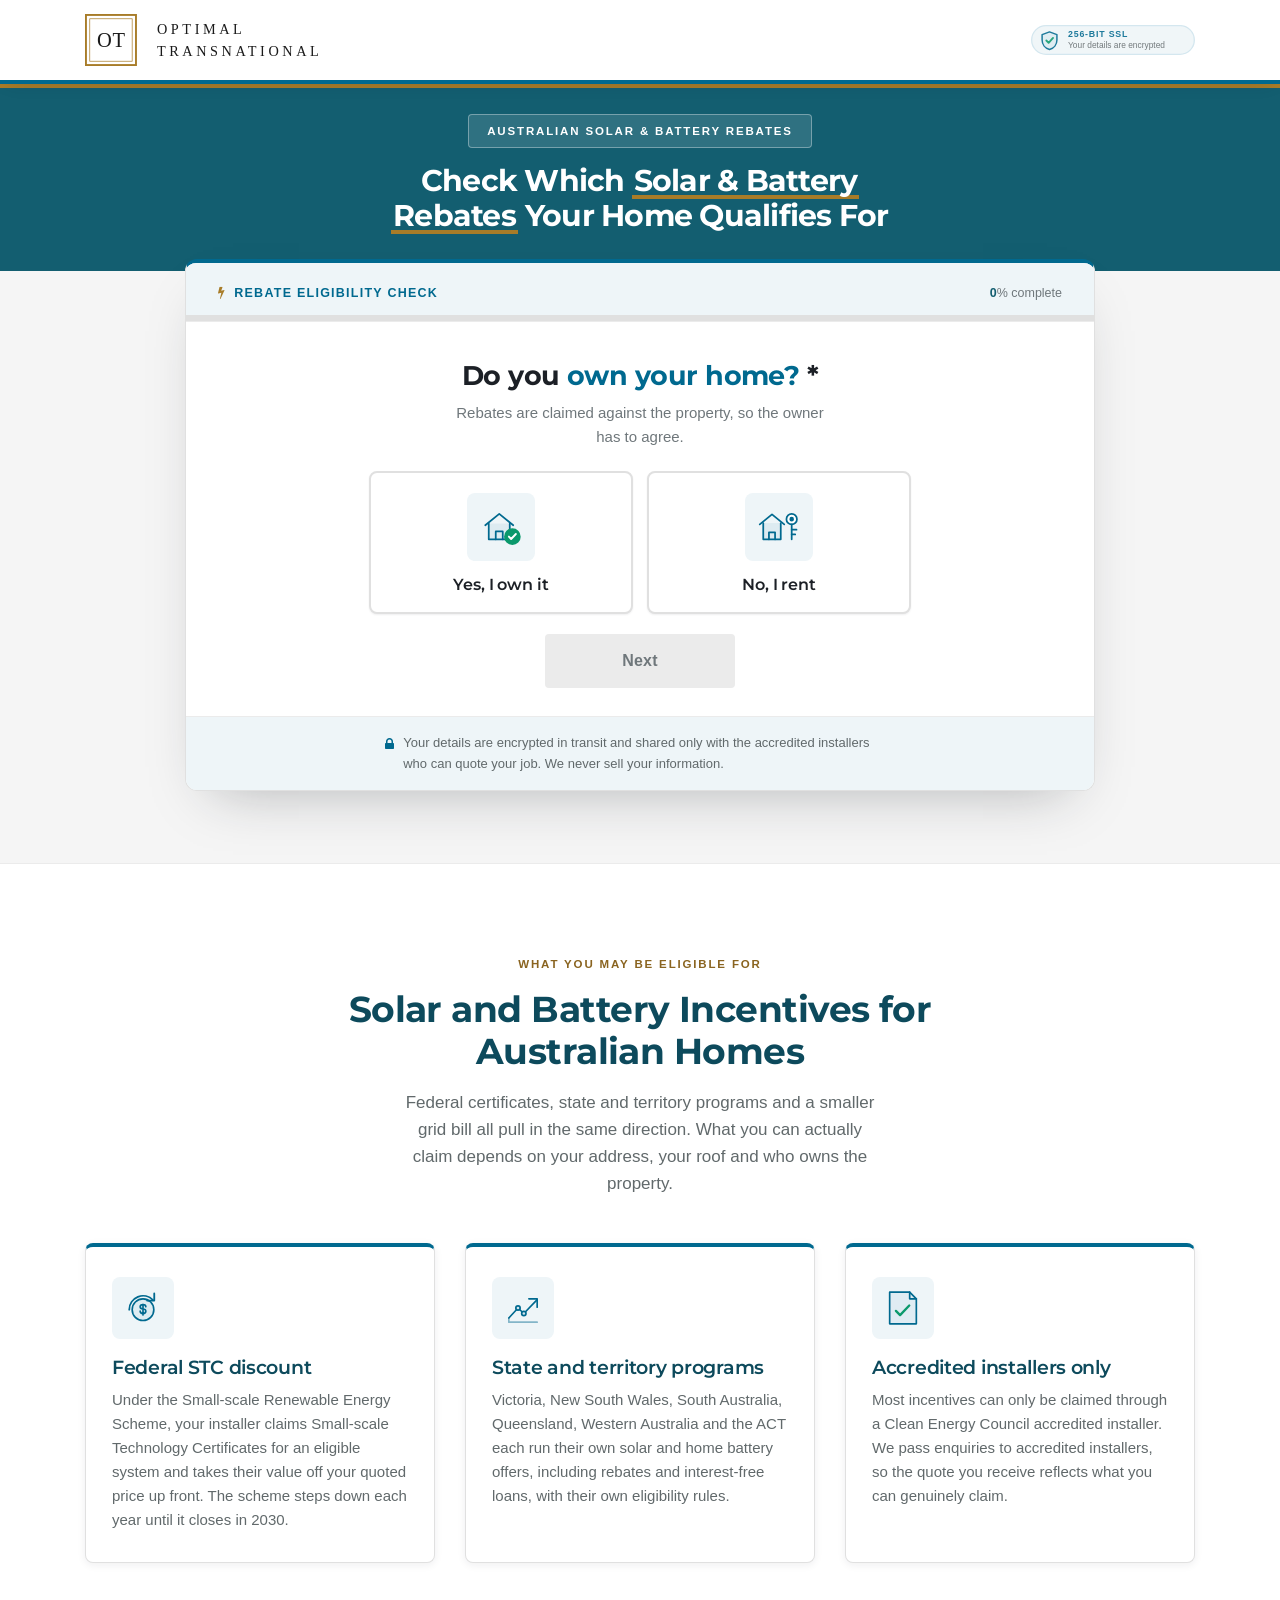
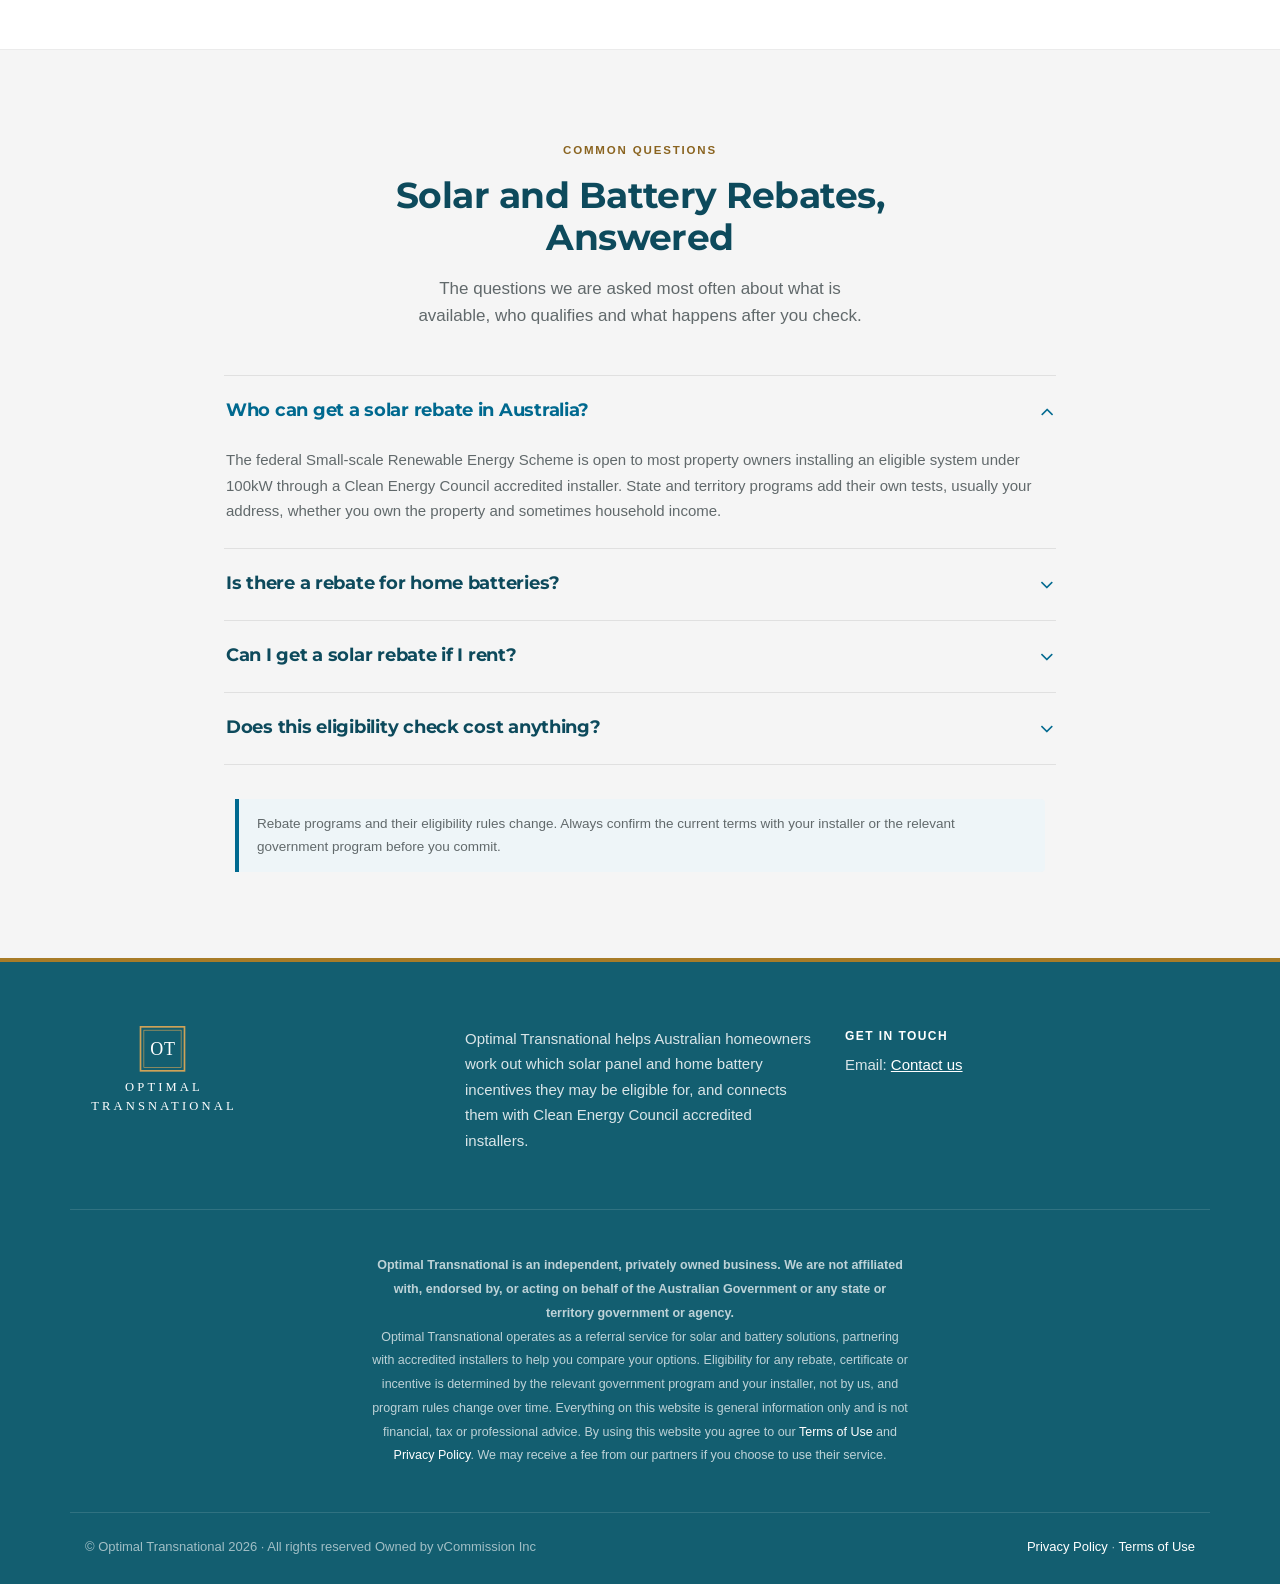
<file: solar2/index.html>
<!-- Conditional State Logic--><!-- Conditional Industry --><!DOCTYPE html>
<html lang="en-AU">
<head>
        <meta charset="utf-8">
        <meta name="viewport" content="width=device-width, initial-scale=1">

        <!-- ==========================================================
             SEO
             Replace the canonical/og:url host below with the live domain
             before this goes to production.
             ========================================================== -->
        <title>Solar &amp; Battery Rebates Australia | Free Eligibility Check</title>
        <meta name="description" content="Check which Australian solar and battery rebates your home may qualify for. Free, independent eligibility check — about two minutes, no obligation.">
        <link rel="canonical" href="https://www.optimaltransnational.com.au/">
        <meta name="robots" content="index, follow, max-image-preview:large, max-snippet:-1">
        <meta name="author" content="Optimal Transnational">
        <meta name="geo.region" content="AU">
        <meta name="theme-color" content="#135e70">

        <meta property="og:type" content="website">
        <meta property="og:locale" content="en_AU">
        <meta property="og:site_name" content="Optimal Transnational">
        <meta property="og:title" content="Solar &amp; Battery Rebates Australia | Free Eligibility Check">
        <meta property="og:description" content="Check which Australian solar and battery rebates your home may qualify for. Free, independent eligibility check — about two minutes, no obligation.">
        <meta property="og:url" content="https://www.optimaltransnational.com.au/">
        <meta property="og:image" content="https://www.optimaltransnational.com.au/images/og-optimal-transnational.png">
        <meta name="twitter:card" content="summary_large_image">
        <meta name="twitter:title" content="Solar &amp; Battery Rebates Australia | Free Eligibility Check">
        <meta name="twitter:description" content="Check which Australian solar and battery rebates your home may qualify for. Free, independent eligibility check — about two minutes, no obligation.">
        <meta name="twitter:image" content="https://www.optimaltransnational.com.au/images/og-optimal-transnational.png">

        <link rel="dns-prefetch" href="//fonts.googleapis.com">
        <link rel="dns-prefetch" href="//maps.googleapis.com">

        <!-- Favicon-->
        <link rel="icon" href="images/icons/favicon.svg" type="image/svg+xml">
        <link rel="icon" href="images/mfavicon.ico" sizes="any">
        <link rel="icon" type="image/png" sizes="32x32" href="images/mfavicon-32x32.png">
        <link rel="icon" type="image/png" sizes="16x16" href="images/mfavicon-16x16.png">
        <link rel="apple-touch-icon" sizes="180x180" href="images/mapple-touch-icon.png">
        <link rel="manifest" href="site.webmanifest">

        <!-- Fontawesome -->
        <link href="css/font-awesome.min.css?v=aaaf1048" rel="stylesheet" type="text/css">

        <!-- Type. Body copy uses the Australian Government Design System's
             system-font stack, so it costs nothing to download. Only the
             heading face (Montserrat, as myGov uses) is fetched. -->
        <link rel="preconnect" href="https://fonts.googleapis.com">
        <link rel="preconnect" href="https://fonts.gstatic.com" crossorigin>
        <link href="https://fonts.googleapis.com/css2?family=Montserrat:wght@600;700&amp;display=swap" rel="stylesheet">
        <style type="text/css">
        input#Street-field { background-image: none !important; }
        </style>

        <!-- Bootstrap-->
        <link rel="stylesheet" href="css/bootstrap.min.css?v=2c0f3dcf" crossorigin="anonymous">
        <!-- Core theme CSS-->
        <link href="css/jquery-ui.css?v=4d385023" rel="stylesheet" type="text/css">
        <link href="css/style.css?v=e13c01a9" rel="stylesheet">

        <!-- Form self-check. Shows a panel only if the form is broken (or with ?debug=1).
             Delete this tag for production. -->
        <script src="js/diagnostics.js?v=c85d7b29"></script>

        <script type="application/ld+json">
{
  "@context": "https://schema.org",
  "@graph": [
    {
      "@type": "Organization",
      "@id": "https://www.optimaltransnational.com.au/#organisation",
      "name": "Optimal Transnational",
      "url": "https://www.optimaltransnational.com.au/",
      "logo": "https://www.optimaltransnational.com.au/images/optimal-transnational-icon-512.png",
      "areaServed": {
        "@type": "Country",
        "name": "Australia"
      },
      "description": "Independent referral service that helps Australian homeowners check which solar and home battery rebates they may be eligible for and connects them with Clean Energy Council accredited installers. Not affiliated with or endorsed by any government or government agency."
    },
    {
      "@type": "WebPage",
      "@id": "https://www.optimaltransnational.com.au/#webpage",
      "url": "https://www.optimaltransnational.com.au/",
      "name": "Solar & Battery Rebates Australia | Free Eligibility Check",
      "inLanguage": "en-AU",
      "isPartOf": {
        "@id": "https://www.optimaltransnational.com.au/#organisation"
      },
      "description": "Check which Australian solar and battery rebates your home may qualify for. Free, independent eligibility check."
    },
    {
      "@type": "FAQPage",
      "@id": "https://www.optimaltransnational.com.au/#faq",
      "mainEntity": [
        {
          "@type": "Question",
          "name": "Who can get a solar rebate in Australia?",
          "acceptedAnswer": {
            "@type": "Answer",
            "text": "The federal Small-scale Renewable Energy Scheme is open to most property owners installing an eligible system under 100kW through a Clean Energy Council accredited installer. State and territory programs add their own tests, usually your address, whether you own the property and sometimes household income."
          }
        },
        {
          "@type": "Question",
          "name": "How much is the federal solar rebate worth?",
          "acceptedAnswer": {
            "@type": "Answer",
            "text": "It is not a cash payment. Your installer claims Small-scale Technology Certificates and discounts them off the price you are quoted. The value depends on the system size, the solar zone your postcode sits in and the certificate price on the day, and it reduces each year as the scheme winds down to 2030."
          }
        },
        {
          "@type": "Question",
          "name": "Is there a rebate for home batteries?",
          "acceptedAnswer": {
            "@type": "Answer",
            "text": "Yes. Federal support for eligible home battery installations sits alongside the solar scheme, and several states and territories run their own battery rebates or interest-free loans on top of it. What you can claim depends on where you live and what is already installed."
          }
        },
        {
          "@type": "Question",
          "name": "Can I get a solar rebate if I rent?",
          "acceptedAnswer": {
            "@type": "Answer",
            "text": "Rebates are claimed against the property, so they generally go to the owner. Tenants need the property owner to agree to the installation. Some state programs have specific offers for rental properties, so it is worth raising with the owner."
          }
        },
        {
          "@type": "Question",
          "name": "Does this eligibility check cost anything?",
          "acceptedAnswer": {
            "@type": "Answer",
            "text": "No. The check is free, there is no obligation, and completing it is not an application. We pass your details to accredited installers who can confirm what applies at your address."
          }
        },
        {
          "@type": "Question",
          "name": "Is Optimal Transnational a government service?",
          "acceptedAnswer": {
            "@type": "Answer",
            "text": "No. Optimal Transnational is an independent, privately owned referral service. We are not affiliated with, or endorsed by, the Australian Government or any state or territory government. We may be paid a fee by a partner installer if you choose to go ahead."
          }
        }
      ]
    }
  ]
}
        </script>
        
        <!-- Meta Pixel Code -->
<script>
!function(f,b,e,v,n,t,s)
{if(f.fbq)return;n=f.fbq=function(){n.callMethod?
n.callMethod.apply(n,arguments):n.queue.push(arguments)};
if(!f._fbq)f._fbq=n;n.push=n;n.loaded=!0;n.version='2.0';
n.queue=[];t=b.createElement(e);t.async=!0;
t.src=v;s=b.getElementsByTagName(e)[0];
s.parentNode.insertBefore(t,s)}(window, document,'script',
'https://connect.facebook.net/en_US/fbevents.js');

fbq('init', '1590984399156195');
fbq('track', 'PageView');
fbq('track', 'ViewContent');
</script>

<noscript>
<img height="1" width="1" style="display:none"
src="https://www.facebook.com/tr?id=1590984399156195&ev=PageView&noscript=1"/>
</noscript>
<!-- End Meta Pixel Code -->
        
</head>
<body>

    
    <!-- Nav Start -->    
    <nav class="navbar static-top">
        <div class="container">
            <img class="float-left brand-logo" src="images/icons/logo-optimal-transnational2.svg" width="244" height="52" alt="Optimal Transnational — solar and battery rebate eligibility check">
            <div class="phone_comodo" style="display: -webkit-box;display: -ms-flexbox; display: flex; justify-content: space-between;align-items: center;">
                <img class="float-right secure-badge" src="images/icons/badge-secure.svg" width="186" height="34" alt="Secured with 256-bit SSL encryption" style="max-width:186px;">
            </div>
        </div>
    </nav>
    <!-- Nav End -->     

    <!-- ==========================================================
         MOBILE FOLD
         Hero + question card are wrapped together so the phone layout
         can hold them to one viewport (see .sr-fold in style.css).
         Everything after </div> is below the fold until the visitor
         chooses to scroll.
         ========================================================== -->
    <div class="sr-fold">

    <!-- Heading -->
    <section class="hero-band">
        <div class="container">
            <div class="row d-flex justify-content-center">
                <div class="col-lg-10">

                    <p><span class="preheader">Australian solar &amp; battery rebates</span></p>
                    <h1 class="text-center headline">Check Which <em>Solar &amp; Battery Rebates</em> Your Home Qualifies For</h1>

                  
                </div>
            </div>
        </div>
    </section>
    <!-- Heading End-->  
    <!-- Form Start -->

    <section class="questions">
        <div class="container">
            <div class="form-card">

                <div class="form-card__head">
                    <div class="form-card__meta">
                        <span class="form-card__meta-label"><i class="fa fa-bolt" aria-hidden="true"></i> Rebate eligibility check</span>
                        <span class="form-card__meta-pct"><span id="percentage">0</span>% complete</span>
                    </div>
                    <div class="progress">
                        <div id="progress-bar" class="progress-bar bg-primary" role="progressbar" aria-valuenow="0" aria-valuemin="0" aria-valuemax="100"></div>
                    </div>
                </div>

                <div class="form-card__body">
                    <!-- The form never submits natively: every step is driven by
                         js/custom.js, and process.php does not exist in this
                         project. Without onsubmit="return false" an Enter press
                         in any text field navigates to it and the visitor gets a
                         404 — the code field being the one where pressing Enter
                         is the obvious thing to do. The keyup handlers in
                         custom.js cannot prevent this; a submit fires on keydown. -->
                    <form action="#" method="post" novalidate="" onsubmit="return false;">
                        <!-- Hidden field to submit through zapier webhook -->
                        <input type="hidden" id="utm_source" name="utm_source" value="">
                        <input type="hidden" id="utm_medium" name="utm_medium" value="">
                        <input type="hidden" id="utm_campaign" name="utm_campaign" value="">
                        <input type="hidden" id="utm_content" name="utm_content" value="">
                        <input type="hidden" id="utm_term" name="utm_term" value="">
                        <input type="hidden" id="ip_address" name="ip_address" value="4.196.89.67">
                        <input type="hidden" id="utm_campaign_id" name="utm_campaign_id" value="">
                        <input type="hidden" id="utm_ad_set_id" name="utm_ad_set_id" value="">
                        <input type="hidden" id="utm_ad_id" name="utm_ad_id" value="">
                        <input type="hidden" id="from_url" name="from_url" value="#">
                        <input type="hidden" id="user_agent" name="user_agent" value="Mozilla/5.0 (X11; Linux x86_64) AppleWebKit/537.36 (KHTML, like Gecko) Chrome/142.0.0.0 Safari/537.36 GTmetrix">
                        <input type="hidden" id="event_id" name="event_id" value="">
                        <input type="hidden" id="clid" name="clid" value="">
                        <input type="hidden" id="ad_name" name="ad_name" value="">

                            <!-- ============================================================
                                 PROPERTY TYPE - HIDDEN / LOCKED TO RESIDENTIAL
                                 The "For My Business" funnel has been removed. This block is kept
                                 in the DOM (hidden, pre-selected) on purpose:
                                   1. customer_type=Residential still reaches Zapier / Google Sheet
                                   2. calculateProgress() in custom.js walks the chain from here
                                 It never receives .active, so CSS keeps it invisible.
                                 ============================================================ -->
                            <div id="CustomerType" class="question" data-type="radio" style="display:none !important;" aria-hidden="true">
                                <label class="question-title has_icon" data-title="Please confirm the <strong>type of property</strong>? *">Please confirm the <strong>type of property</strong>? *</label>
                                <div class="answers-container">
                                    <ul>
                                        <li>
                                            <input type="radio" name="CustomerType" data-next="#Homeowner" data-skips="0" id="question-CustomerType-answer-b" value="Residential" checked="checked">
                                            <label for="question-CustomerType-answer-b">For My Home</label>
                                        </li>
                                    </ul>
                                </div>
                            </div>
                                                    <div id="Homeowner" class="question active" data-type="radio">
                                <label class="question-title  has_icon" data-title="Do you <strong>own your home?</strong> *">
                                    <span><strong class="current_step_number">1</strong> <i class="fa fa-arrow-right fa-xs"></i> </span>
                                    <!-- <span><strong class="current_step_number"></strong> <i class="fa fa-arrow-right fa-xs"></i> </span> -->
                                    Do you <strong>own your home?</strong>&nbsp;*                                </label>
                                <p>Rebates are claimed against the property, so the owner has to agree.</p>
                                
                                <div class="answers-container ">
                                                                            <ul>
                                                                                            <li>
                                                    <input type="radio" name="Homeowner" data-next="#ExistingSolar" data-skips="0" id="question-Homeowner-answer-a" value="Own">
                                                    <label for="question-Homeowner-answer-a"><img src="images/icons/icon-own-home.svg" width="68" height="68" alt="" aria-hidden="true">Yes, I own it</label>
                                                </li>
                                                                                            <li>
                                                    <input type="radio" name="Homeowner" data-next="#RenterNotice" data-skips="0" id="question-Homeowner-answer-b" value="Rent">
                                                    <label for="question-Homeowner-answer-b"><img src="images/icons/icon-rent-home.svg" width="68" height="68" alt="" aria-hidden="true">No, I rent</label>
                                                </li>
                                                                                    </ul>
                                    
                                </div>

                            </div>

                            <!-- ============================================================
                                 RENTER BRANCH — terminal step
                                 Reached only from Homeowner = Rent. data-type="label" keeps
                                 calculateProgress() and validateData() from treating the two
                                 landlord fields as required, and the absence of data-next
                                 ends the walk here. #next-question is relabelled to "Submit"
                                 and intercepted in custom.js.
                                 ============================================================ -->
                            <div id="RenterNotice" class="question " data-type="label">
                                <div class="renter-notice">

                                    <div class="renter-notice__head">
                                        <img src="images/icons/icon-rent-home.svg" width="44" height="44" alt="" aria-hidden="true">
                                        <h2>Your property may still be eligible</h2>
                                    </div>

                                    <p>Solar incentives are generally available to <strong>eligible homeowners</strong>, which means we can&rsquo;t complete the assessment in your name as a renter.</p>

                                    <p class="renter-notice__turn"><strong>However, your landlord may be eligible.</strong></p>

                                    <p>If you&rsquo;d like, provide your landlord&rsquo;s details below and we can contact them to discuss whether the property qualifies for solar incentives and what options may be available.</p>

                                    <div class="renter-notice__fields">
                                        <div class="renter-field">
                                            <label for="LandlordName-field">Landlord&rsquo;s name</label>
                                            <input type="text" name="LandlordName" id="LandlordName-field" placeholder="Enter name" autocomplete="off">
                                        </div>
                                        <div class="renter-field">
                                            <label for="LandlordPhone-field">Landlord&rsquo;s mobile number</label>
                                            <input type="tel" name="LandlordPhone" id="LandlordPhone-field" placeholder="412 345 678" autocomplete="off">
                                        </div>
                                    </div>

                                    <div style="display: none;" class="error-holder"></div>

                                    <p class="renter-notice__consent">Please only share these details if your landlord is happy to be contacted. Both fields are optional &mdash; you can finish without them.</p>

                                </div>
                            </div>

                            <!-- ============================================================
                                 EXISTING SOLAR — the solar2 gate
                                 solar2 is for homes that already have solar. "No" carries no
                                 data-next on purpose: custom.js (srRedirectNoSolar) sends the
                                 visitor to NO_SOLAR_REDIRECT_URL, set in the config block
                                 below, instead of walking on to another step.
                                 ============================================================ -->
                                                    <div id="ExistingSolar" class="question " data-type="radio">
                                <label class="question-title  has_icon" data-title="Do you <strong>already have solar panels?</strong> *">
                                    <span><strong class="current_step_number">1</strong> <i class="fa fa-arrow-right fa-xs"></i> </span>
                                    <!-- <span><strong class="current_step_number"></strong> <i class="fa fa-arrow-right fa-xs"></i> </span> -->
                                    Do you <strong>already have solar panels?</strong>&nbsp;*                                </label>
                                <p>An existing system changes which incentives you can still claim.</p>
                                
                                <div class="answers-container ">
                                                                            <ul>
                                                                                            <li>
                                                    <input type="radio" name="ExistingSolar" data-next="#ExistingSolarAge" data-skips="0" id="question-ExistingSolar-answer-a" value="Yes">
                                                    <label for="question-ExistingSolar-answer-a"><img src="images/icons/icon-yes.svg" width="68" height="68" alt="" aria-hidden="true">Yes</label>
                                                </li>
                                                                                            <li>
                                                    <input type="radio" name="ExistingSolar" data-skips="0" id="question-ExistingSolar-answer-b" value="No">
                                                    <label for="question-ExistingSolar-answer-b"><img src="images/icons/icon-no.svg" width="68" height="68" alt="" aria-hidden="true">No</label>
                                                </li>
                                                                                    </ul>
                                    
                                </div>

                            </div>
                                                    <div id="ExistingSolarAge" class="question " data-type="radio">
                                <label class="question-title  has_icon" data-title="How old is your <strong>current solar system?</strong> *">
                                    <span><strong class="current_step_number">1</strong> <i class="fa fa-arrow-right fa-xs"></i> </span>
                                    <!-- <span><strong class="current_step_number"></strong> <i class="fa fa-arrow-right fa-xs"></i> </span> -->
                                    How old is your <strong>current solar system?</strong>&nbsp;*                                </label>
                                <p>Your best estimate is fine.</p>
                                
                                <div class="answers-container ">
                                                                            <ul>
                                                                                            <li>
                                                    <input type="radio" name="ExistingSolarAge" data-next="#SolarSize" data-skips="0" id="question-ExistingSolarAge-answer-a" value="More Than 5 Years">
                                                    <label for="question-ExistingSolarAge-answer-a"><img src="images/icons/icon-solar-over-5.svg" width="68" height="68" alt="" aria-hidden="true">More Than 5 Years</label>
                                                </li>
                                                                                            <li>
                                                    <input type="radio" name="ExistingSolarAge" data-next="#SolarSize" data-skips="0" id="question-ExistingSolarAge-answer-b" value="Less Than 5 Years">
                                                    <label for="question-ExistingSolarAge-answer-b"><img src="images/icons/icon-solar-under-5.svg" width="68" height="68" alt="" aria-hidden="true">Less Than 5 Years</label>
                                                </li>
                                                                                    </ul>
                                    
                                </div>

                            </div>
                                                    <div id="SolarSize" class="question " data-type="radio">
                                <label class="question-title  has_icon" data-title="What is the <strong>size of your existing solar panel system?</strong> *">
                                    <span><strong class="current_step_number">1</strong> <i class="fa fa-arrow-right fa-xs"></i> </span>
                                    <!-- <span><strong class="current_step_number"></strong> <i class="fa fa-arrow-right fa-xs"></i> </span> -->
                                    What is the <strong>size of your existing solar panel system?</strong>&nbsp;*                                </label>
                                <p>Select the size of your existing solar system.</p>
                                
                                <div class="answers-container ">
                                                                            <ul>
                                                                                            <li>
                                                    <input type="radio" name="SolarSize" data-next="#HomeAge" data-skips="0" id="question-SolarSize-answer-a" value="3.3 kW – 6.6 kW">
                                                    <label for="question-SolarSize-answer-a"><img src="images/icons/icon-solar-size-1.svg" width="68" height="68" alt="" aria-hidden="true">3.3 kW – 6.6 kW</label>
                                                </li>
                                                                                            <li>
                                                    <input type="radio" name="SolarSize" data-next="#HomeAge" data-skips="0" id="question-SolarSize-answer-b" value="6.6 kW – 9 kW">
                                                    <label for="question-SolarSize-answer-b"><img src="images/icons/icon-solar-size-2.svg" width="68" height="68" alt="" aria-hidden="true">6.6 kW – 9 kW</label>
                                                </li>
                                                                                            <li>
                                                    <input type="radio" name="SolarSize" data-next="#HomeAge" data-skips="0" id="question-SolarSize-answer-c" value="9 kW – 13.3 kW">
                                                    <label for="question-SolarSize-answer-c"><img src="images/icons/icon-solar-size-3.svg" width="68" height="68" alt="" aria-hidden="true">9 kW – 13.3 kW</label>
                                                </li>
                                                                                            <li>
                                                    <input type="radio" name="SolarSize" data-next="#HomeAge" data-skips="0" id="question-SolarSize-answer-d" value="13.3 kW or more">
                                                    <label for="question-SolarSize-answer-d"><img src="images/icons/icon-solar-size-4.svg" width="68" height="68" alt="" aria-hidden="true">13.3 kW or more</label>
                                                </li>
                                                                                    </ul>
                                    
                                </div>

                            </div>
                                                    <div id="HomeAge" class="question " data-type="radio">
                                <label class="question-title  has_icon" data-title="Roughly how old is <strong>your home?</strong> *">
                                    <span><strong class="current_step_number">1</strong> <i class="fa fa-arrow-right fa-xs"></i> </span>
                                    <!-- <span><strong class="current_step_number"></strong> <i class="fa fa-arrow-right fa-xs"></i> </span> -->
                                    Roughly how old is <strong>your home?</strong>&nbsp;*                                </label>
                                <p>Your best estimate is fine.</p>
                                
                                <div class="answers-container ">
                                                                            <ul>
                                                                                            <li>
                                                    <input type="radio" name="HomeAge" data-next="#BillSize" data-skips="0" id="question-HomeAge-answer-a" value="0 - 10 Years">
                                                    <label for="question-HomeAge-answer-a"><img src="images/icons/icon-home-age-new.svg" width="68" height="68" alt="" aria-hidden="true">0 - 10 Years</label>
                                                </li>
                                                                                            <li>
                                                    <input type="radio" name="HomeAge" data-next="#BillSize" data-skips="0" id="question-HomeAge-answer-b" value="10 - 20 Years">
                                                    <label for="question-HomeAge-answer-b"><img src="images/icons/icon-home-age-mid.svg" width="68" height="68" alt="" aria-hidden="true">10 - 20 Years</label>
                                                </li>
                                                                                            <li>
                                                    <input type="radio" name="HomeAge" data-next="#BillSize" data-skips="0" id="question-HomeAge-answer-c" value="20 + Years">
                                                    <label for="question-HomeAge-answer-c"><img src="images/icons/icon-home-age-older.svg" width="68" height="68" alt="" aria-hidden="true">20 + Years</label>
                                                </li>
                                                                                    </ul>
                                    
                                </div>

                            </div>
                                                    <div id="BillSize" class="question " data-type="radio">
                                <label class="question-title  has_icon" data-title="What is your <strong>quarterly power bill?</strong> *">
                                    <span><strong class="current_step_number">1</strong> <i class="fa fa-arrow-right fa-xs"></i> </span>
                                    <!-- <span><strong class="current_step_number"></strong> <i class="fa fa-arrow-right fa-xs"></i> </span> -->
                                    What is your <strong>quarterly power bill?</strong>&nbsp;*                                </label>
                                <p>Check your latest bill, or give us your best estimate.</p>
                                
                                <div class="answers-container ">
                                                                            <ul>
                                                                                            <li>
                                                    <input type="radio" name="BillSize" data-next="#Street, #City, #Postcode" data-skips="0" id="question-BillSize-answer-a" value="$300 - $600">
                                                    <label for="question-BillSize-answer-a"><img src="images/icons/icon-bill-1.svg" width="68" height="68" alt="" aria-hidden="true">$300 - $600</label>
                                                </li>
                                                                                            <li>
                                                    <input type="radio" name="BillSize" data-next="#Street, #City, #Postcode" data-skips="0" id="question-BillSize-answer-b" value="$600 - $900">
                                                    <label for="question-BillSize-answer-b"><img src="images/icons/icon-bill-2.svg" width="68" height="68" alt="" aria-hidden="true">$600 - $900</label>
                                                </li>
                                                                                            <li>
                                                    <input type="radio" name="BillSize" data-next="#Street, #City, #Postcode" data-skips="0" id="question-BillSize-answer-c" value="$900 - $1,200">
                                                    <label for="question-BillSize-answer-c"><img src="images/icons/icon-bill-3.svg" width="68" height="68" alt="" aria-hidden="true">$900 - $1,200</label>
                                                </li>
                                                                                            <li>
                                                    <input type="radio" name="BillSize" data-next="#Street, #City, #Postcode" data-skips="0" id="question-BillSize-answer-d" value="$1,200 +">
                                                    <label for="question-BillSize-answer-d"><img src="images/icons/icon-bill-4.svg" width="68" height="68" alt="" aria-hidden="true">$1,200 +</label>
                                                </li>
                                                                                    </ul>
                                    
                                </div>

                            </div>
                                                    <div id="Street" class="question " data-type="text" data-next="#FirstName, #LastName">
                                <label class="question-title " data-title="What is the <strong>address of the property?</strong> *">
                                    <span><strong class="current_step_number">1</strong> <i class="fa fa-arrow-right fa-xs"></i> </span>
                                    <!-- <span><strong class="current_step_number"></strong> <i class="fa fa-arrow-right fa-xs"></i> </span> -->
                                    What is the <strong>address of the property?</strong>&nbsp;*                                </label>
                                <p>Rebates vary by state and postcode. Start typing to pick your address.</p>
                                
                                <div class="answers-container ">
                                                                           <input
  type="text"
  name="Street"
  placeholder="Enter your full street address"
  required
  id="Street-field"
  autocomplete="off"
>
                                        <br>
                                                                                <div style="display: none;" class="error-holder"></div>

                                        <!-- <div class="answer-confirm" style="display: none;">
                                            <button type="button" class="btn btn-primary answer_ok">OK <i class="fa fa-check"></i></button>
                                            <span>press <strong>Enter ↵</strong></span>
                                        </div> -->
                                    
                                </div>

                            </div>
                        <div class="ch_groups">                            <div id="City" class="question " data-type="text" data-next="#FirstName, #LastName">
                                <label class="question-title " data-title="<strong>Suburb/City</strong>">
                                    <span><strong class="current_step_number">1</strong> <i class="fa fa-arrow-right fa-xs"></i> </span>
                                    <!-- <span><strong class="current_step_number"></strong> <i class="fa fa-arrow-right fa-xs"></i> </span> -->
                                    <strong>Suburb/City</strong>                                </label>
                                
                                
                                <div class="answers-container ">
                                                                            <input type="text" name="City" placeholder="My Suburb" required="" id="City-field" autocomplete="off">
                                        <br>
                                                                                <div style="display: none;" class="error-holder"></div>

                                        <!-- <div class="answer-confirm" style="display: none;">
                                            <button type="button" class="btn btn-primary answer_ok">OK <i class="fa fa-check"></i></button>
                                            <span>press <strong>Enter ↵</strong></span>
                                        </div> -->
                                    
                                </div>

                            </div>
                                                    <div id="Postcode" class="question " data-type="number" data-next="#FirstName, #LastName">
                                <label class="question-title " data-title="<strong>Postcode</strong>">
                                    <span><strong class="current_step_number">1</strong> <i class="fa fa-arrow-right fa-xs"></i> </span>
                                    <!-- <span><strong class="current_step_number"></strong> <i class="fa fa-arrow-right fa-xs"></i> </span> -->
                                    <strong>Postcode</strong>                                </label>
                                
                                
                                <div class="answers-container ">
                                                                            <input type="number" name="Postcode" placeholder="2001" required="" minlength="4" maxlength="4" id="Postcode-field" autocomplete="off">
                                        <br>
                                                                                <div style="display: none;" class="error-holder"></div>

                                        <!-- <div class="answer-confirm" style="display: none;">
                                            <button type="button" class="btn btn-primary answer_ok">OK <i class="fa fa-check"></i></button>
                                            <span>press <strong>Enter ↵</strong></span>
                                        </div> -->
                                    
                                </div>

                            </div>
</div>                                                    <div id="FirstName" class="question " data-type="text" data-next="#EmailAddress, #PhoneNumber">
                                <label class="question-title " data-title="What is your <strong>first name?</strong> *">
                                    <span><strong class="current_step_number">1</strong> <i class="fa fa-arrow-right fa-xs"></i> </span>
                                    <!-- <span><strong class="current_step_number"></strong> <i class="fa fa-arrow-right fa-xs"></i> </span> -->
                                    What is your <strong>first name?</strong>&nbsp;*                                </label>
                                
                                
                                <div class="answers-container ">
                                                                            <input type="text" name="FirstName" placeholder="First Name" required="" id="FirstName-field" autocomplete="off">
                                        <br>
                                                                                <div style="display: none;" class="error-holder"></div>

                                        <!-- <div class="answer-confirm" style="display: none;">
                                            <button type="button" class="btn btn-primary answer_ok">OK <i class="fa fa-check"></i></button>
                                            <span>press <strong>Enter ↵</strong></span>
                                        </div> -->
                                    
                                </div>

                            </div>
                                                    <div id="LastName" class="question " data-type="text" data-next="#EmailAddress, #PhoneNumber">
                                <label class="question-title " data-title="And your <strong>last name?</strong> *">
                                    <span><strong class="current_step_number">1</strong> <i class="fa fa-arrow-right fa-xs"></i> </span>
                                    <!-- <span><strong class="current_step_number"></strong> <i class="fa fa-arrow-right fa-xs"></i> </span> -->
                                    And your <strong>last name?</strong>&nbsp;*                                </label>
                                
                                
                                <div class="answers-container ">
                                                                            <input type="text" name="LastName" placeholder="Last Name" required="" id="LastName-field" autocomplete="off">
                                        <br>
                                                                                <div style="display: none;" class="error-holder"></div>

                                        <!-- <div class="answer-confirm" style="display: none;">
                                            <button type="button" class="btn btn-primary answer_ok">OK <i class="fa fa-check"></i></button>
                                            <span>press <strong>Enter ↵</strong></span>
                                        </div> -->
                                    
                                </div>

                            </div>
                                                    <div id="EmailAddress" class="question " data-type="email" data-next="#final">
                                <label class="question-title " data-title="What is your <strong>email address?</strong> *">
                                    <span><strong class="current_step_number">1</strong> <i class="fa fa-arrow-right fa-xs"></i> </span>
                                    <!-- <span><strong class="current_step_number"></strong> <i class="fa fa-arrow-right fa-xs"></i> </span> -->
                                    What is your <strong>email address?</strong>&nbsp;*                                </label>
                                
                                
                                <div class="answers-container ">
                                                                            <input type="email" name="EmailAddress" placeholder="email@domain.com" required="" id="EmailAddress-field" autocomplete="off">
                                        <br>
                                                                                <div style="display: none;" class="error-holder"></div>

                                        <!-- <div class="answer-confirm" style="display: none;">
                                            <button type="button" class="btn btn-primary answer_ok">OK <i class="fa fa-check"></i></button>
                                            <span>press <strong>Enter ↵</strong></span>
                                        </div> -->
                                    
                                </div>

                            </div>
                                                    <div id="PhoneNumber" class="question " data-type="tel" data-next="#final">
                                <label class="question-title " data-title="What is your <strong>mobile number?</strong> *">
                                    <span><strong class="current_step_number">1</strong> <i class="fa fa-arrow-right fa-xs"></i> </span>
                                    <!-- <span><strong class="current_step_number"></strong> <i class="fa fa-arrow-right fa-xs"></i> </span> -->
                                    What is your <strong>mobile number?</strong>&nbsp;*                                </label>
                                <p>We&rsquo;ll text you a 6-digit code to confirm this number. An accredited installer will call you on it.</p>
                                
                                <div class="answers-container">
                                                                            <input type="tel" name="PhoneNumber" placeholder="Your phone number" required="" id="PhoneNumber-field" autocomplete="off">
                                        <br>
                                                                                <div style="display: none;" class="error-holder"></div>

                                        <!-- <div class="answer-confirm" style="display: none;">
                                            <button type="button" class="btn btn-primary answer_ok">OK <i class="fa fa-check"></i></button>
                                            <span>press <strong>Enter ↵</strong></span>
                                        </div> -->
                                    
                                </div>

                            </div>
                        
                        <div id="final" class="question">
                            <label class="question-title">
                                A <strong>text message with your code</strong> has been sent to:
                                <br>
                                <b id="entered_phone_number"></b>
                                <br>
                                Please enter your code to verify this number.
                            </label>

                            <div class="answers-container">
                                <div class="code_section">
                                    <div class="form-group">
                                        <!-- Single SMS verification input (PRD compliant - NO letter-spacing!) -->
                                        <input type="text" id="verification-code" name="verification_code" placeholder="******" maxlength="6" pattern="[0-9]{6}" inputmode="numeric" autocomplete="one-time-code" class="verification-input">
                                    </div>
                                    <div class="error-holder"></div>
                                    <button id="resend-code" type="button" class="btn btn-warning" onclick="resendCode();" style="display: none;">Resend code</button>

                                </div>

                                <button id="verify-code" type="button" class="btn btn-primary" onclick="verifyCode();" disabled="">Check my eligibility</button>
                                <p>By selecting the button above you confirm you have read and accept Optimal Transnational's <a href="#" target="_blank">Privacy Policy</a> and <a href="#" target="_blank">Terms of Use</a>, and you consent to Optimal Transnational or one of our partner installers contacting you about solar and battery options. Optimal Transnational is an independent business and is not a government service. We may receive a fee from our partners if you choose to use their service.</p>
                            </div>
                        </div>
                    </form>

                    <div class="action-buttons">
                        <button id="prev-question" type="button" class="btn btn-secondary btn-sm d-none">Back</button>
                        <button id="next-question" type="button" class="btn btn-primary" disabled="">Next</button>
                    </div>
                </div>

                <div class="form-card__foot">
                    <i class="fa fa-lock" aria-hidden="true"></i>
                    <span class="form-card__foot-full">Your details are encrypted in transit and shared only with the accredited installers who can quote your job. We never sell your information.</span>
                    <span class="form-card__foot-short">Encrypted and never sold. Shared only with accredited installers.</span>
                </div>

            </div>
        </div>
    <!-- Conditional Info Notice Section -->

            <a class="scroll-cue" href="#rebates">
                <span>What you may be eligible for</span>
                <i class="fa fa-angle-down" aria-hidden="true"></i>
            </a>

    </section>
    <!-- End Info Notification Section -->

    </div>
    <!-- End Mobile Fold -->
    
    <!-- Start 3 Column Section -->
    <section class="benefits" id="rebates">
        <div class="container">

            <div class="section-head">
                <span class="eyebrow">What you may be eligible for</span>
                <h2>Solar and Battery Incentives for Australian Homes</h2>
                <p>Federal certificates, state and territory programs and a smaller grid bill all pull in the same direction. What you can actually claim depends on your address, your roof and who owns the property.</p>
            </div>

            <div class="row">
                <div class="col-md-4">
                    <div class="why_ener">
                        <img src="images/icons/icon-rebate.svg" width="62" height="62" alt="" aria-hidden="true">
                        <div class="why_ener_text">
                            <h3>Federal STC discount</h3>
                            <p>Under the Small-scale Renewable Energy Scheme, your installer claims Small-scale Technology Certificates for an eligible system and takes their value off your quoted price up front. The scheme steps down each year until it closes in 2030.</p>
                        </div>
                    </div>
                </div>
                <div class="col-md-4">
                    <div class="why_ener">
                        <img src="images/icons/icon-savings.svg" width="62" height="62" alt="" aria-hidden="true">
                        <div class="why_ener_text">
                            <h3>State and territory programs</h3>
                            <p>Victoria, New South Wales, South Australia, Queensland, Western Australia and the ACT each run their own solar and home battery offers, including rebates and interest-free loans, with their own eligibility rules.</p>
                        </div>
                    </div>
                </div>
                <div class="col-md-4">
                    <div class="why_ener">
                        <img src="images/icons/icon-installers.svg" width="62" height="62" alt="" aria-hidden="true">
                        <div class="why_ener_text">
                            <h3>Accredited installers only</h3>
                            <p>Most incentives can only be claimed through a Clean Energy Council accredited installer. We pass enquiries to accredited installers, so the quote you receive reflects what you can genuinely claim.</p>
                        </div>
                    </div>
                </div>
            </div>

        </div>
    </section>
    <!-- End 3 Column Section -->

    <!-- Start FAQ Section -->
    <section class="faq">
        <div class="container">
            <div class="section-head">
                <span class="eyebrow">Common questions</span>
                <h2>Solar and Battery Rebates, Answered</h2>
                <p>The questions we are asked most often about what is available, who qualifies and what happens after you check.</p>
            </div>
            <div class="faq-list">
                <details class="faq-item" name="faq" open>
                    <summary class="faq-q"><h3>Who can get a solar rebate in Australia?</h3></summary>
                    <div class="faq-a">
                        <p>The federal Small-scale Renewable Energy Scheme is open to most property owners installing an eligible system under 100kW through a Clean Energy Council accredited installer. State and territory programs add their own tests, usually your address, whether you own the property and sometimes household income.</p>
                    </div>
                </details>
            
                <details class="faq-item" name="faq">
                    <summary class="faq-q"><h3>Is there a rebate for home batteries?</h3></summary>
                    <div class="faq-a">
                        <p>Yes. Federal support for eligible home battery installations sits alongside the solar scheme, and several states and territories run their own battery rebates or interest-free loans on top of it. What you can claim depends on where you live and what is already installed.</p>
                    </div>
                </details>
                <details class="faq-item" name="faq">
                    <summary class="faq-q"><h3>Can I get a solar rebate if I rent?</h3></summary>
                    <div class="faq-a">
                        <p>Rebates are claimed against the property, so they generally go to the owner. Tenants need the property owner to agree to the installation. Some state programs have specific offers for rental properties, so it is worth raising with the owner.</p>
                    </div>
                </details>
                <details class="faq-item" name="faq">
                    <summary class="faq-q"><h3>Does this eligibility check cost anything?</h3></summary>
                    <div class="faq-a">
                        <p>No. The check is free, there is no obligation, and completing it is not an application. We pass your details to accredited installers who can confirm what applies at your address.</p>
                    </div>
                </details>
           
            </div>
            <p class="faq-note">Rebate programs and their eligibility rules change. Always confirm the current terms with your installer or the relevant government program before you commit.</p>
        </div>
    </section>
    <!-- End FAQ Section -->
    <!-- Copyright Footer -->
    <footer>
        <div class="container">
            <div class="row footer_top">
                <div class="col-sm-4 text-left footer_lg">
                    <img class="footer-logo" src="images/icons/logo-optimal-transnational-stacked-white2.svg" width="155" height="88" alt="Optimal Transnational">
                </div>
                <div class="col-sm-4 text-left footer_about">
                    <p>Optimal Transnational helps Australian homeowners work out which solar panel and home battery incentives they may be eligible for, and connects them with Clean Energy Council accredited installers.</p>
                </div>
                <div class="col-sm-4 text-left footer_addess">
                    <p>Get in touch</p>
                    <p>Email: <a style="color: white;text-decoration: underline;" href="#">Contact us</a></p>
                </div>
            </div>
            <div class="row footer-disclaimer">
                <div class="col-12">
                <p><strong>Optimal Transnational is an independent, privately owned business. We are not affiliated with, endorsed by, or acting on behalf of the Australian Government or any state or territory government or agency.</strong></p>
                <p>Optimal Transnational operates as a referral service for solar and battery solutions, partnering with accredited installers to help you compare your options. Eligibility for any rebate, certificate or incentive is determined by the relevant government program and your installer, not by us, and program rules change over time. Everything on this website is general information only and is not financial, tax or professional advice. By using this website you agree to our <a href="#">Terms of Use</a> and <a href="#">Privacy Policy</a>. We may receive a fee from our partners if you choose to use their service.</p>
                </div>
            </div>
            <div class="row footer_cpy">
                <div class="col-sm-6 text-left">
                    © Optimal Transnational 2026 · All rights reserved Owned by vCommission Inc
                </div>
                <div class="col-sm-6 text-right">
                    <p><a href="#"><span style="color: #ffffff;">Privacy Policy</span></a> · <span style="color: #ffffff;"><a style="color: #ffffff;" href="#">Terms of Use</a></span></p>
                </div>
            </div>
        </div>
    </footer>
    <!-- End Copyright Footer -->
    <script>
document.addEventListener("DOMContentLoaded", function () {
    const streetField = document.getElementById("Street-field");

    if (streetField) {
        streetField.disabled = false;
        streetField.removeAttribute("disabled");
        streetField.classList.remove("gm-err-autocomplete");

        streetField.placeholder = "Enter your full street address";
    }
});
</script>
    <!-- Configuration for JavaScript (from config.php) -->
    <script data-cfasync="false" src="js/email-decode.min.js?v=2595496f"></script><script>
        // Lead Type Configuration - passed from PHP config.php
        var LEAD_TYPE_CONFIG = {"residential solar":{"zapier_webhook_url":"https:\/\/hooks.zapier.com\/hooks\/catch\/695165\/uk46vwn\/","zapier_secondary_webhooks":["https:\/\/hooks.zapier.com\/hooks\/catch\/695165\/3o59llw\/"],"thank_you_page_url":"thanks.html","email_subject":"New Optimal Transnational Lead - Residential Solar","lead_type_label":"Residential Solar"},"battery":{"zapier_webhook_url":"https:\/\/hooks.zapier.com\/hooks\/catch\/695165\/uz4yqvj\/","zapier_secondary_webhooks":[],"thank_you_page_url":"thanks.html","email_subject":"New Optimal Transnational Lead - Battery","lead_type_label":"Battery"},"commercial solar":{"zapier_webhook_url":"https:\/\/hooks.zapier.com\/hooks\/catch\/695165\/uf7esnm\/","zapier_secondary_webhooks":[],"thank_you_page_url":"thanks.html","email_subject":"New Optimal Transnational Lead - Commercial Solar","lead_type_label":"Commercial Solar"}};
        var DEFAULT_LEAD_TYPE = 'residential solar';
        var BRAND_NAME = 'Optimal Transnational';

        // ============================================================
        // GOOGLE SHEET SUBMISSION (no OTP)
        // ============================================================
        // Paste the /exec URL from the SOLAR2 Apps Script Web app deployment
        // here (google-apps-script/solar2/Code.gs).
        var GOOGLE_SHEET_WEBAPP_URL = 'https://script.google.com/macros/s/AKfycbw3vj6G3Ae9Hny_8tH7GZaKkOWJ1lcc55xPROb-hv5VIL0WOYPlMy0osORnB5y3MK0dCQ/exec';
        // NOT solar1's AKfycbw0B4… (or any other solar1 deployment): those
        // write to solar1's sheet (1jSAomb…), whose columns are different, and
        // ?ping=1 would report a build this page does not expect.
        // Note: the editor also shows a Workspace form of this URL,
        // https://script.google.com/a/macros/vcommission.com/s/<id>/exec
        // That one can bounce anonymous visitors to a Google login. The generic
        // /macros/s/<id>/exec above is the public endpoint — use it.
        //
        // A deployment stays pinned to the script version it was created with.
        // Editing Code.gs changes nothing until Deploy -> Manage deployments
        // -> edit -> Version: New version. An earlier deployment here
        // (AKfycbzzaxoB…) stayed pinned through two redeploy attempts and
        // silently wrote blanks into seven columns.
        //
        // ALWAYS confirm with <url>?ping=1 after deploying. It must report:
        //   "build":"solar2-otp-crm-2026-10-23"  — matches js/diagnostics.js
        //   "otp":"configured"                   — the three TWILIO_* properties are set
        //   "sheet_id":"16e2zl4ZDj1Vi164R9EWjwPiyXj6St_aWLot2KAibfNo"
        //   "unmapped":[]                        — every sheet column has a value
        // A different build, or no build field at all, means the URL is still
        // serving old code and the OTP step will fail on correct codes.

        // ============================================================
        // "NO" TO EXISTING SOLAR -> SOLAR1
        // ============================================================
        // solar2 is for homes that already have solar. Answering No to
        // "Do you already have solar panels?" sends the visitor here instead
        // of continuing; nothing is written to the solar2 sheet.
        //
        // {p1} and {p2} are filled with this visitor's ClickFlare click id and
        // Meta ad name (?p1= / ?p2= on this page's URL), URL-encoded. A
        // parameter left empty is dropped rather than sent blank.
        var NO_SOLAR_REDIRECT_URL = 'https://australia.usadailyfinance.com/solar1/?p1={p1}&p2={p2}';

        // ============================================================
        // SMS VERIFICATION (Twilio Verify)
        // ============================================================
        // false = the phone step texts a 6-digit code, and the lead is written
        //         only once that code checks out
        // true  = no code is sent; the lead goes straight to the sheet when
        //         Next is pressed on the phone step
        //
        // The codes come from Twilio Verify, called by the SAME Apps Script
        // deployment as the sheet — the browser cannot hold a Twilio auth
        // token, so it asks the script to send and check the code on its
        // behalf. The account SID, auth token and Verify service SID live in
        // that script's Script Properties and appear nowhere in this project.
        // Setup steps are in TWILIO-OTP-SETUP.md.
        //
        // Confirm the endpoint is ready with <url>?ping=1 — it must report
        // "otp":"configured". "not_configured" means the Script Properties are
        // missing, and every code request will fail with them.
        var SKIP_OTP_VERIFICATION = false;

        // Where the send-code / verify-code calls go. Blank = the same
        // deployment as GOOGLE_SHEET_WEBAPP_URL above, which is the setup
        // Code.gs implements. Only set this if you split the two apart.
        var OTP_ENDPOINT_URL = '';

        // Seconds before "Resend code" becomes clickable. Code.gs enforces its
        // own cooldown on the server (OTP_SEND_COOLDOWN_SECONDS); this only
        // decides what the button looks like while it counts down.
        var OTP_RESEND_COOLDOWN_SECONDS = 30;

        // Australian phone number check. Takes precedence over the two settings
        // below, which are the older digit-count / input-mask behaviour.
        // true  = the number must be a real AU format:
        //           mobile   04XX XXX XXX (10 digits, starts 04)
        //           landline 0X XXXX XXXX (10 digits, area code 02, 03, 07, 08)
        //         +61 and 0061 forms are accepted and rewritten to the 0 form.
        // false = no AU-specific check
        var AU_PHONE_VALIDATION = true;

        // Which countries the phone chip offers, in this order. The first is
        // the one the field starts on.
        //
        //   ['AU']                  production — a fixed +61 chip with the
        //                           Australian flag, exactly as before
        //   ['AU','IN','US','AE']   the chip becomes a picker, for checking
        //                           that SMS codes actually arrive in each
        //                           country before going live
        //
        // Known codes: AU +61 · IN +91 · US +1 · AE +971. Each one carries its
        // own length, spacing and mobile-prefix rule, so the field validates
        // like a local number whichever is picked.
        //
        // SET THIS BACK TO ['AU'] BEFORE GOING LIVE. An Australian solar lead
        // with a +1 number is not a lead, and every code sent abroad is billed.

        //country code -  var PHONE_COUNTRIES = ['AU', 'IN', 'US', 'AE'];

        var PHONE_COUNTRIES = ['AU', 'IN',];

        // true  = landlines are accepted as well as mobiles
        // false = mobiles only (04...)
        //
        // Set to false because SKIP_OTP_VERIFICATION is now false: a landline
        // cannot receive the text message, so accepting one walks the visitor
        // into a code step they can never pass. Rejecting it at the phone step
        // costs them one correction; accepting it costs them the whole form,
        // and costs a Twilio attempt to find out.
        // Turn SMS verification off and this can go back to true.
        var AU_PHONE_ALLOW_LANDLINE = false;

        // Phone number validation.
        // true  = must be a complete AU mobile (04XX XXX XXX), format enforced as you type
        // false = accept any digits, any length, no format mask
        var STRICT_PHONE_VALIDATION = false;

        // Minimum digits in relaxed mode. 1 = anything non-empty.
        var PHONE_MIN_DIGITS = 1;

        // Street address validation.
        // true  = must look like "12 Smith Street" (number + street name)
        // false = accept any typed address, for manual entry or non-AU formats
        var STRICT_ADDRESS_VALIDATION = false;

        // Minimum characters in relaxed mode.
        var ADDRESS_MIN_CHARS = 3;

        // Postcode length bounds, applied when STRICT_ADDRESS_VALIDATION is false.
        // The markup hardcodes 4 (AU); these widen it for PINs, ZIPs and the like.
        var POSTCODE_MIN_LENGTH = 3;
        var POSTCODE_MAX_LENGTH = 10;

        // Also fire the Zapier webhook from the browser. process.php no longer runs
        // when OTP is skipped, so turn this on if you still want leads in Zapier.
        var ALSO_SEND_TO_ZAPIER = false;

        // How long to wait for the sheet before redirecting anyway (ms).
        var SHEET_SUBMIT_TIMEOUT_MS = 6000;

        // Code step: how long to wait for the server's verdict before going
        // to the thank-you page anyway. The row is written server-side
        // regardless; this only decides how long a visitor can be kept
        // waiting for a "wrong code" answer that usually arrives in 2–5s.
        var SUBMIT_REDIRECT_AFTER_MS = 10000;

        // true  = if the row does not reach the sheet, show the reason on screen
        //         instead of sending the user to the thank-you page (use while setting up)
        // false = always show the thank-you page; failures are logged and retried later
        var SHEET_SUBMIT_STRICT = true;

        // Thank-you page. true = use the thanks.html bundled with this form,
        // false = use the external URLs in LEAD_TYPE_CONFIG.
        var USE_LOCAL_THANK_YOU = true;
        var LOCAL_THANK_YOU_URL = 'thanks.html';

        // Used only if LEAD_TYPE_CONFIG has no thank-you URL for the detected lead type.
        var FALLBACK_THANK_YOU_URL = 'thanks.html';

        // ============================================================
        // GOOGLE PLACES (address autocomplete)
        // ============================================================
        // The key needs TWO things in Google Cloud:
        //   1. APIs enabled on the project: "Maps JavaScript API" + "Places API (New)".
        //      The legacy "Places API" is NOT required - js/maps-autocomplete.js
        //      calls the new AutocompleteSuggestion API.
        //   2. The domain you are testing on listed under
        //      Credentials -> Key -> Application restrictions -> Websites,
        //      e.g. https://australia.usadailyfinance.com/*
        //      A localhost test needs http://localhost:*/* added there too.
        var MAPS_API_KEY = 'AIzaSyDbnuhg5yTXWgs1xVNN5rXdgm8zGKUeBu8';

        // Countries the address suggestions are limited to.
        // ['au'] = Australia only (production). [] = worldwide (handy while testing).
        var MAPS_COUNTRIES = ['au'];
    </script>
    
    <!-- jQuery first, then Bootstrap JS -->
    <script src="js/jquery-3.2.1.min.js?v=87083882" defer=""></script>
    <script src="js/bootstrap.min.js?v=e7ed36ce" defer=""></script>
    <script src="js/jquery.inputmask.min.js?v=5a4efbc6" defer=""></script>
    <!-- Core theme JS-->
    <script src="js/custom.js?v=5edd2717" defer=""></script>
    <!-- Maps Autocomplete JS -->
    <script src="js/maps-autocomplete.js?v=274f23ba" defer=""></script>
    <!-- Form Logic -->
    
    <script>
/* =====================================================
   SOLAR AUSTRALIA - META PIXEL EVENTS
   Pixel ID: 1590984399156195
   ===================================================== */

(function () {

    /* Prevent the same event from firing repeatedly */
    const fired = {};

    function solarEvent(eventName, data = {}) {

        if (fired[eventName]) return;

        if (typeof fbq === 'function') {

            fbq('trackCustom', eventName, data);

            fired[eventName] = true;

            console.log('Solar Pixel Fired:', eventName, data);
        }
    }


    /* =====================================================
       Q2 - HOME OWNERSHIP
       Fires when user selects Yes or No
       ===================================================== */

    document.addEventListener('click', function (e) {

        const text = (e.target.innerText || '').trim().toLowerCase();

        if (
            text.includes('i own it') ||
            text.includes('i rent') ||
            text === 'yes' ||
            text === 'no'
        ) {

            solarEvent('Solar_Home_Ownership', {
                step: 'Q2'
            });

        }

    });


    /* =====================================================
       Q4 - EXISTING SOLAR
       Fires when Yes or No is selected
       ===================================================== */

    document.addEventListener('click', function (e) {

        const text = (e.target.innerText || '').trim().toLowerCase();

        if (
            text === 'yes' ||
            text === 'no' ||
            text.includes('already have solar')
        ) {

            /*
             * Only fire if the page is actually asking
             * the Existing Solar question.
             */

            const pageText = document.body.innerText.toLowerCase();

            if (pageText.includes('already have solar')) {

                solarEvent('Solar_Existing_Solar', {
                    step: 'Q4'
                });

            }

        }

    });


    /* =====================================================
       Q5 - SOLAR AGE
       Fires when one of 2 options is selected
       ===================================================== */

    document.addEventListener('click', function (e) {

        const text = (e.target.innerText || '').trim().toLowerCase();

        if (
            text.includes('more than 5 years') ||
            text.includes('less than 5 years')
        ) {

            solarEvent('Solar_Solar_Age', {
                step: 'Q5'
            });

        }

    });


    /* =====================================================
       Q6 - SOLAR SIZE
       Fires when one of 4 options is selected
       ===================================================== */

    document.addEventListener('click', function (e) {

        const text = (e.target.innerText || '').trim().toLowerCase();

        if (
            text.includes('3.3 kw') ||
            text.includes('6.6 kw') ||
            text.includes('9 kw') ||
            text.includes('13.3 kw')
        ) {

            solarEvent('Solar_Solar_Size', {
                step: 'Q6'
            });

        }

    });


    /* =====================================================
       Q7 - HOME AGE
       Fires when one of 3 options is selected
       ===================================================== */

    document.addEventListener('click', function (e) {

        const text = (e.target.innerText || '').trim().toLowerCase();

        if (
            text.includes('0-10') ||
            text.includes('0 – 10') ||
            text.includes('10-20') ||
            text.includes('10 – 20') ||
            text.includes('20+')
        ) {

            solarEvent('Solar_Home_Age', {
                step: 'Q7'
            });

        }

    });


    /* =====================================================
       Q9 - POWER BILL
       Fires when one of 4 options is selected
       ===================================================== */

    document.addEventListener('click', function (e) {

        const text = (e.target.innerText || '').trim().toLowerCase();

        if (
            text.includes('$300') ||
            text.includes('$600') ||
            text.includes('$900') ||
            text.includes('$1,200') ||
            text.includes('$1200')
        ) {

            solarEvent('Solar_Power_Bill', {
                step: 'Q9'
            });

        }

    });


    /* =====================================================
       Q10-12 - PROPERTY ADDRESS
       Fires when user clicks Next after completing
       Address + Suburb + Postcode
       ===================================================== */

    function checkPropertyAddress() {

        const inputs = document.querySelectorAll('input');

        let filled = [];

        inputs.forEach(function (input) {

            if (
                input.offsetParent !== null &&
                input.value.trim() !== ''
            ) {

                filled.push(input);

            }

        });

        /*
         * If the address page has 3 completed fields,
         * fire the event.
         */

        if (filled.length >= 3) {

            solarEvent('Solar_Property_Address', {
                step: 'Q10-Q12',
                completed: true
            });

        }

    }


    document.addEventListener('click', function (e) {

        const text = (e.target.innerText || '').trim().toLowerCase();

        if (
            text === 'next' ||
            text.includes('next')
        ) {

            const body = document.body.innerText.toLowerCase();

            if (
                body.includes('address') ||
                body.includes('postcode') ||
                body.includes('suburb')
            ) {

                checkPropertyAddress();

            }

        }

    });


    /* =====================================================
       Q13-14 - NAME
       Fires when First Name + Last Name are completed
       and user clicks Next
       ===================================================== */

    document.addEventListener('click', function (e) {

        const text = (e.target.innerText || '').trim().toLowerCase();

        if (
            text === 'next' ||
            text.includes('next')
        ) {

            const body = document.body.innerText.toLowerCase();

            if (
                body.includes('first name') &&
                body.includes('last name')
            ) {

                const inputs = document.querySelectorAll('input');

                let completed = 0;

                inputs.forEach(function (input) {

                    if (
                        input.offsetParent !== null &&
                        input.value.trim() !== ''
                    ) {
                        completed++;
                    }

                });

                if (completed >= 2) {

                    solarEvent('Solar_Name', {
                        step: 'Q13-Q14',
                        completed: true
                    });

                }

            }

        }

    });


    /* =====================================================
       Q15-16 - CONTACT
       Fires when Email + Phone are completed
       and user clicks Next
       ===================================================== */

    document.addEventListener('click', function (e) {

        const text = (e.target.innerText || '').trim().toLowerCase();

        if (
            text === 'next' ||
            text.includes('next')
        ) {

            const body = document.body.innerText.toLowerCase();

            if (
                body.includes('email') &&
                (
                    body.includes('mobile') ||
                    body.includes('phone')
                )
            ) {

                const email = document.querySelector(
                    'input[type="email"]'
                );

                const phone = document.querySelector(
                    'input[type="tel"]'
                );

                if (
                    email &&
                    phone &&
                    email.value.trim() !== '' &&
                    phone.value.trim() !== ''
                ) {

                    solarEvent('Solar_Contact', {
                        step: 'Q15-Q16',
                        completed: true
                    });

                }

            }

        }

    });


    /* =====================================================
       Q17 - VERIFIED
       Fires when verification field is completed
       and user clicks Submit
       ===================================================== */

    document.addEventListener('click', function (e) {

        const text = (e.target.innerText || '').trim().toLowerCase();

        if (
            text === 'submit' ||
            text.includes('submit')
        ) {

            const inputs = document.querySelectorAll('input');

            let verificationFilled = false;

            inputs.forEach(function (input) {

                const type = (input.type || '').toLowerCase();

                const name = (input.name || '').toLowerCase();

                const placeholder =
                    (input.placeholder || '').toLowerCase();

                if (
                    type === 'text' &&
                    (
                        name.includes('otp') ||
                        name.includes('verification') ||
                        name.includes('code') ||
                        placeholder.includes('code') ||
                        placeholder.includes('verification')
                    ) &&
                    input.value.trim() !== ''
                ) {

                    verificationFilled = true;

                }

            });


            if (verificationFilled) {

                solarEvent('Solar_Verified', {
                    step: 'Q17',
                    completed: true
                });

            }

        }

    });


})();
</script>
    
</body></html>
</file>
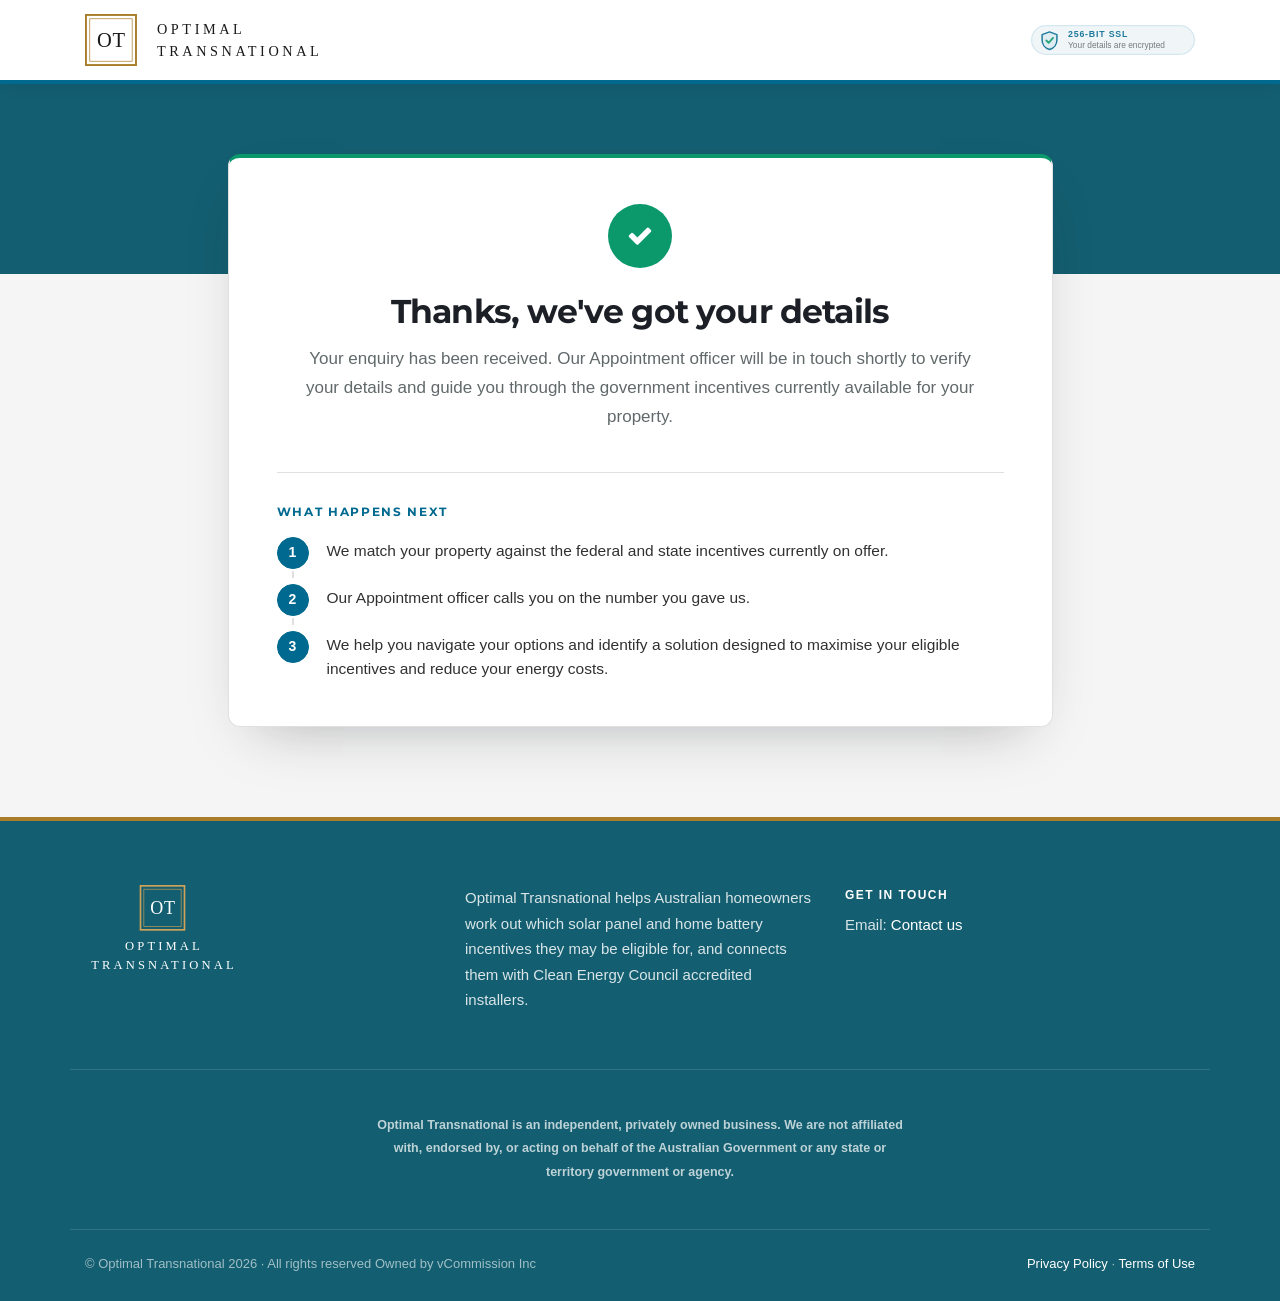
<file: thanks.html>
<!DOCTYPE html>
<html lang="en-AU">
<head>
    <meta charset="utf-8">
    <meta name="viewport" content="width=device-width, initial-scale=1">
    <meta name="robots" content="noindex, nofollow">
    <title>Thanks — your rebate check is on its way | Optimal Transnational</title>
    <meta name="description" content="Your solar and battery rebate enquiry has been received. Our Appointment officer will be in touch shortly.">

    <link rel="icon" href="images/icons/mfavicon.svg" type="image/svg+xml">
    <link rel="icon" href="images/mfavicon.ico" sizes="any">
    <link rel="icon" type="image/png" sizes="32x32" href="images/mfavicon-32x32.png">
    <link rel="icon" type="image/png" sizes="16x16" href="images/mfavicon-16x16.png">
    <link rel="apple-touch-icon" sizes="180x180" href="images/apple-touch-icon.png">
    <link rel="manifest" href="site.webmanifest">
    <meta name="theme-color" content="#135e70">
    <link rel="preconnect" href="https://fonts.googleapis.com">
    <link rel="preconnect" href="https://fonts.gstatic.com" crossorigin>
    <link href="https://fonts.googleapis.com/css2?family=Montserrat:wght@600;700&amp;display=swap" rel="stylesheet">
    <link href="css/font-awesome.min.css?v=aaaf1048" rel="stylesheet" type="text/css">
    <link rel="stylesheet" href="css/bootstrap.min.css?v=2c0f3dcf" crossorigin="anonymous">
    <link href="css/style.css?v=e13c01a9" rel="stylesheet">

    <style>
        .ty-band {
            position: relative;
            padding: 70px 0 90px;
            background: var(--canvas);
        }
        /* the same dark band the form page opens with, so the two pages read
           as one journey */
        .ty-band::before {
            content: "";
            position: absolute;
            inset: 0 0 auto 0;
            height: 190px;
            background: var(--brand-700);
        }
        .ty-band .container { position: relative; z-index: 1; }
        .ty-panel {
            background: var(--surface);
            border: 1px solid var(--line);
            border-top: 4px solid var(--accent-600);
            border-radius: var(--radius-lg);
            box-shadow: var(--shadow-lg);
            padding: 46px 48px 44px;
            text-align: left;
            overflow: hidden;
        }
        .ty-tick {
            display: flex;
            align-items: center;
            justify-content: center;
            width: 64px;
            height: 64px;
            margin: 0 auto 24px;
            border-radius: 50%;
            background: var(--accent-600);
            color: #ffffff;
            font-size: 26px;
        }
        .ty-panel h1 {
            margin-bottom: 14px;
            color: var(--ink-900);
            font-family: var(--font-head);
            font-size: 33px;
            font-weight: 700;
            line-height: 1.18;
            letter-spacing: -.025em;
            text-align: center;
        }
        .ty-lead {
            max-width: 40em;
            margin: 0 auto 40px;
            color: var(--ink-500);
            font-size: 17px;
            font-weight: 400;
            line-height: 1.7;
            text-align: center;
        }
        .ty-lead strong { color: var(--brand-600); font-weight: 700; }

        .ty-next {
            margin-top: 4px;
            padding-top: 32px;
            border-top: 1px solid var(--line);
        }
        .ty-next h2,
        .ty-summary h2 {
            margin-bottom: 20px;
            color: var(--brand-600);
            font-size: 12px;
            font-weight: 700;
            letter-spacing: .14em;
            text-transform: uppercase;
        }
        .ty-steps { margin: 0; padding: 0; list-style: none; counter-reset: ty; }
        .ty-steps li {
            position: relative;
            counter-increment: ty;
            padding: 0 0 22px 50px;
            color: var(--ink-700);
            font-size: 15.5px;
            font-weight: 400;
            line-height: 1.6;
        }
        .ty-steps li:last-child { padding-bottom: 0; }
        .ty-steps li::before {
            content: counter(ty);
            position: absolute;
            left: 0;
            top: -2px;
            width: 32px;
            height: 32px;
            border-radius: 50%;
            background: var(--brand-600);
            border: 1.5px solid var(--brand-600);
            color: #ffffff;
            font-size: 14px;
            font-weight: 700;
            line-height: 29px;
            text-align: center;
        }
        /* connector between the numbered markers */
        .ty-steps li:not(:last-child)::after {
            content: "";
            position: absolute;
            left: 15.5px;
            top: 32px;
            bottom: 8px;
            width: 1.5px;
            background: var(--line);
        }

        .ty-summary {
            margin-top: 32px;
            padding: 26px 28px;
            background: var(--brand-50);
            border: 1px solid var(--line);
            border-radius: var(--radius-md);
        }
        .ty-summary dl {
            display: grid;
            grid-template-columns: 180px 1fr;
            row-gap: 12px;
            column-gap: 20px;
            margin: 0;
            font-size: 15px;
        }
        .ty-summary dt { color: var(--ink-400); font-weight: 400; font-size: 14px; }
        .ty-summary dd { margin: 0; color: var(--ink-900); font-weight: 500; word-break: break-word; }

        @media (max-width: 767px) {
            .ty-band { padding: 40px 0 60px; }
            .ty-panel { padding: 34px 22px 30px; border-radius: var(--radius-md); }
            .ty-panel h1 { font-size: 25px; }
            .ty-lead { font-size: 15.5px; margin-bottom: 30px; }
            .ty-next { padding-top: 26px; }
            .ty-steps li { font-size: 14.5px; padding-left: 44px; }
            .ty-summary { padding: 20px 18px; }
            .ty-summary dl { grid-template-columns: 1fr; row-gap: 2px; }
            .ty-summary dt { margin-top: 12px; font-size: 12.5px; }
        }
    </style>
    
    <!-- Meta Pixel Code -->
<script>
!function(f,b,e,v,n,t,s)
{if(f.fbq)return;n=f.fbq=function(){n.callMethod?
n.callMethod.apply(n,arguments):n.queue.push(arguments)};
if(!f._fbq)f._fbq=n;
n.push=n;
n.loaded=!0;
n.version='2.0';
n.queue=[];
t=b.createElement(e);
t.async=!0;
t.src=v;
s=b.getElementsByTagName(e)[0];
s.parentNode.insertBefore(t,s)
}(window, document,'script',
'https://connect.facebook.net/en_US/fbevents.js');

fbq('init', '1590984399156195');

document.addEventListener('DOMContentLoaded', function () {
    fbq('track', 'Lead');
});
</script>

<noscript>
<img height="1" width="1" style="display:none"
src="https://www.facebook.com/tr?id=1590984399156195&ev=Lead&noscript=1"/>
</noscript>
<!-- End Meta Pixel Code -->
    
</head>
<body>

    <!-- Nav Start -->
    <nav class="navbar static-top">
        <div class="container">
            <img class="float-left brand-logo" src="images/icons/logo-optimal-transnational2.svg" width="244" height="52" alt="Optimal Transnational — solar and battery rebate eligibility check">
            <div class="phone_comodo" style="display: -webkit-box;display: -ms-flexbox; display: flex; justify-content: space-between;align-items: center;">
                <img class="float-right secure-badge" src="images/icons/badge-secure.svg" width="186" height="34" alt="Secured with 256-bit SSL encryption" style="max-width:186px;">
            </div>
        </div>
    </nav>
    <!-- Nav End -->

    <section class="ty-band">
        <div class="container">
            <div class="row d-flex justify-content-center">
                <div class="col-md-9">
                    <div class="ty-panel">
                        <div class="ty-tick"><i class="fa fa-check"></i></div>

                        <h1 id="ty-heading">Thanks, we've got your details</h1>
                        <p class="ty-lead" id="ty-lead">
                            Your enquiry has been received. Our Appointment officer will be in touch
                            shortly to verify your details and guide you through the government
                            incentives currently available for your property.
                        </p>

                        <div class="ty-next">
                            <h2>What happens next</h2>
                            <ul class="ty-steps">
                                <li>We match your property against the federal and state incentives currently on offer.</li>
                                <li>Our Appointment officer calls you on the number you gave us.</li>
                                <li>We help you navigate your options and identify a solution designed to maximise your eligible incentives and reduce your energy costs.</li>
                            </ul>
                        </div>

                        <div class="ty-summary" id="ty-summary" style="display:none;">
                            <h2>What you sent us</h2>
                            <dl id="ty-summary-list"></dl>
                        </div>
                    </div>
                </div>
            </div>
        </div>
    </section>

    <!-- Footer -->
    <footer>
        <div class="container">
            <div class="row footer_top">
                <div class="col-sm-4 text-left footer_lg">
                    <img class="footer-logo" src="images/icons/logo-optimal-transnational-stacked-white2.svg" width="155" height="88" alt="Optimal Transnational">
                </div>
                <div class="col-sm-4 text-left footer_about">
                    <p>Optimal Transnational helps Australian homeowners work out which solar panel and home battery incentives they may be eligible for, and connects them with Clean Energy Council accredited installers.</p>
                </div>
                <div class="col-sm-4 text-left footer_addess">
                    <p>Get in touch</p>
                    <p>Email: <a href="#">Contact us</a></p>
                </div>
            </div>
            <div class="row footer-disclaimer">
                <div class="col-12">
                <p><strong>Optimal Transnational is an independent, privately owned business. We are not affiliated with, endorsed by, or acting on behalf of the Australian Government or any state or territory government or agency.</strong></p>
                </div>
            </div>
            <div class="row footer_cpy">
                <div class="col-sm-6 text-left">
                    © Optimal Transnational 2026 · All rights reserved Owned by vCommission Inc
                </div>
                <div class="col-sm-6 text-right">
                    <p><a href="#"><span style="color: #ffffff;">Privacy Policy</span></a> · <span style="color: #ffffff;"><a style="color: #ffffff;" href="#">Terms of Use</a></span></p>
                </div>
            </div>
        </div>
    </footer>

    <script>
    (function () {
        var data = null;
        try {
            data = JSON.parse(sessionStorage.getItem('optimaltransnational_lead_data') || 'null');
        } catch (e) {
            data = null;
        }

        // Opened directly, or the session expired — keep the generic message.
        if (!data) return;

        // ---- renter branch --------------------------------------------------
        if (data.lead_type === 'renter referral') {
            var gaveDetails = data.landlord_details_provided === 'Yes';

            document.getElementById('ty-heading').textContent =
                gaveDetails ? "Thanks, we'll get in touch with your landlord"
                            : "Thanks for letting us know";

            document.getElementById('ty-lead').innerHTML = gaveDetails
                ? 'Solar rebates are claimed against the property, so they need to go '
                  + 'through the owner. We\u2019ll reach out to the landlord details you '
                  + 'gave us and let them know what the property may be eligible for.'
                : 'Solar rebates are claimed against the property, so they need to go '
                  + 'through the owner. If your landlord is ever open to it, come back '
                  + 'and share their details \u2014 or pass this page on to them '
                  + 'directly so they can run the check themselves.';

            var nextList = document.querySelector('.ty-steps');
            if (nextList) {
                nextList.innerHTML = gaveDetails
                    ? '<li>We contact your landlord to introduce the available incentives.</li>'
                      + '<li>If they are interested, an accredited installer assesses the property.</li>'
                      + '<li>Any rebate is claimed by the owner \u2014 you do not need to do anything further.</li>'
                    : '<li>Nothing happens automatically \u2014 we have not contacted anyone.</li>'
                      + '<li>Your landlord can run this check themselves at any time.</li>'
                      + '<li>Tenants can still benefit once an owner installs, through lower power bills.</li>';
            }

            var landlordRows = [
                ["Landlord's name", data.landlord_name],
                ["Landlord's mobile", formatAuPhone(data.landlord_phone)]
            ].filter(function (r) { return r[1] && String(r[1]).trim(); });

            if (landlordRows.length) {
                var ll = document.getElementById('ty-summary-list');
                landlordRows.forEach(function (r) {
                    var dt = document.createElement('dt');
                    dt.textContent = r[0];
                    var dd = document.createElement('dd');
                    dd.textContent = r[1];
                    ll.appendChild(dt);
                    ll.appendChild(dd);
                });
                document.querySelector('.ty-summary h2').textContent = 'What you shared with us';
                document.getElementById('ty-summary').style.display = 'block';
            }
            return;
        }

        var firstName = (data.first_name || '').trim();
        if (firstName) {
            document.getElementById('ty-heading').textContent = 'Thanks ' + firstName + ", we've got your details";
        }

        var phone = formatAuPhone(data.phone_number);
        if (phone) {
            document.getElementById('ty-lead').innerHTML =
                'Your enquiry has been received. Our Appointment officer will be in touch shortly on ' +
                '<strong>' + escapeHtml(phone) + '</strong> to verify your details and guide you ' +
                'through the government incentives currently available for your property.';
        }

        var address = [data.street_address, data.suburb_city, data.postcode]
            .filter(function (p) { return p && String(p).trim(); })
            .join(', ');

        var rows = [
            ['Name', [data.first_name, data.last_name].filter(Boolean).join(' ')],
            ['Phone number', formatAuPhone(data.phone_number)],
            ['Email address', data.email_address],
            ['Property address', address],
            ['Quarterly bill', data.bill_size_commercial || data.bill_size],
            ['Existing solar', data.existing_solar]
        ].filter(function (r) { return r[1] && String(r[1]).trim(); });

        if (!rows.length) return;

        var list = document.getElementById('ty-summary-list');
        rows.forEach(function (r) {
            var dt = document.createElement('dt');
            dt.textContent = r[0];
            var dd = document.createElement('dd');
            dd.textContent = r[1];
            list.appendChild(dt);
            list.appendChild(dd);
        });
        document.getElementById('ty-summary').style.display = 'block';

        /**
         * The form stores the number in E.164, +61412345678. Spaced out, it is
         * something the reader can check at a glance against their own phone.
         */
        function formatAuPhone(value) {
            var v = String(value || '').trim();
            var m = /^\+61(\d{9})$/.exec(v.replace(/\s+/g, ''));
            if (!m) return v;
            var n = m[1];
            return '+61 ' + n.slice(0, 3) + ' ' + n.slice(3, 6) + ' ' + n.slice(6);
        }

        function escapeHtml(s) {
            return String(s).replace(/[&<>"']/g, function (c) {
                return { '&': '&amp;', '<': '&lt;', '>': '&gt;', '"': '&quot;', "'": '&#39;' }[c];
            });
        }
    })();
    </script>

</body>
</html>
</file>
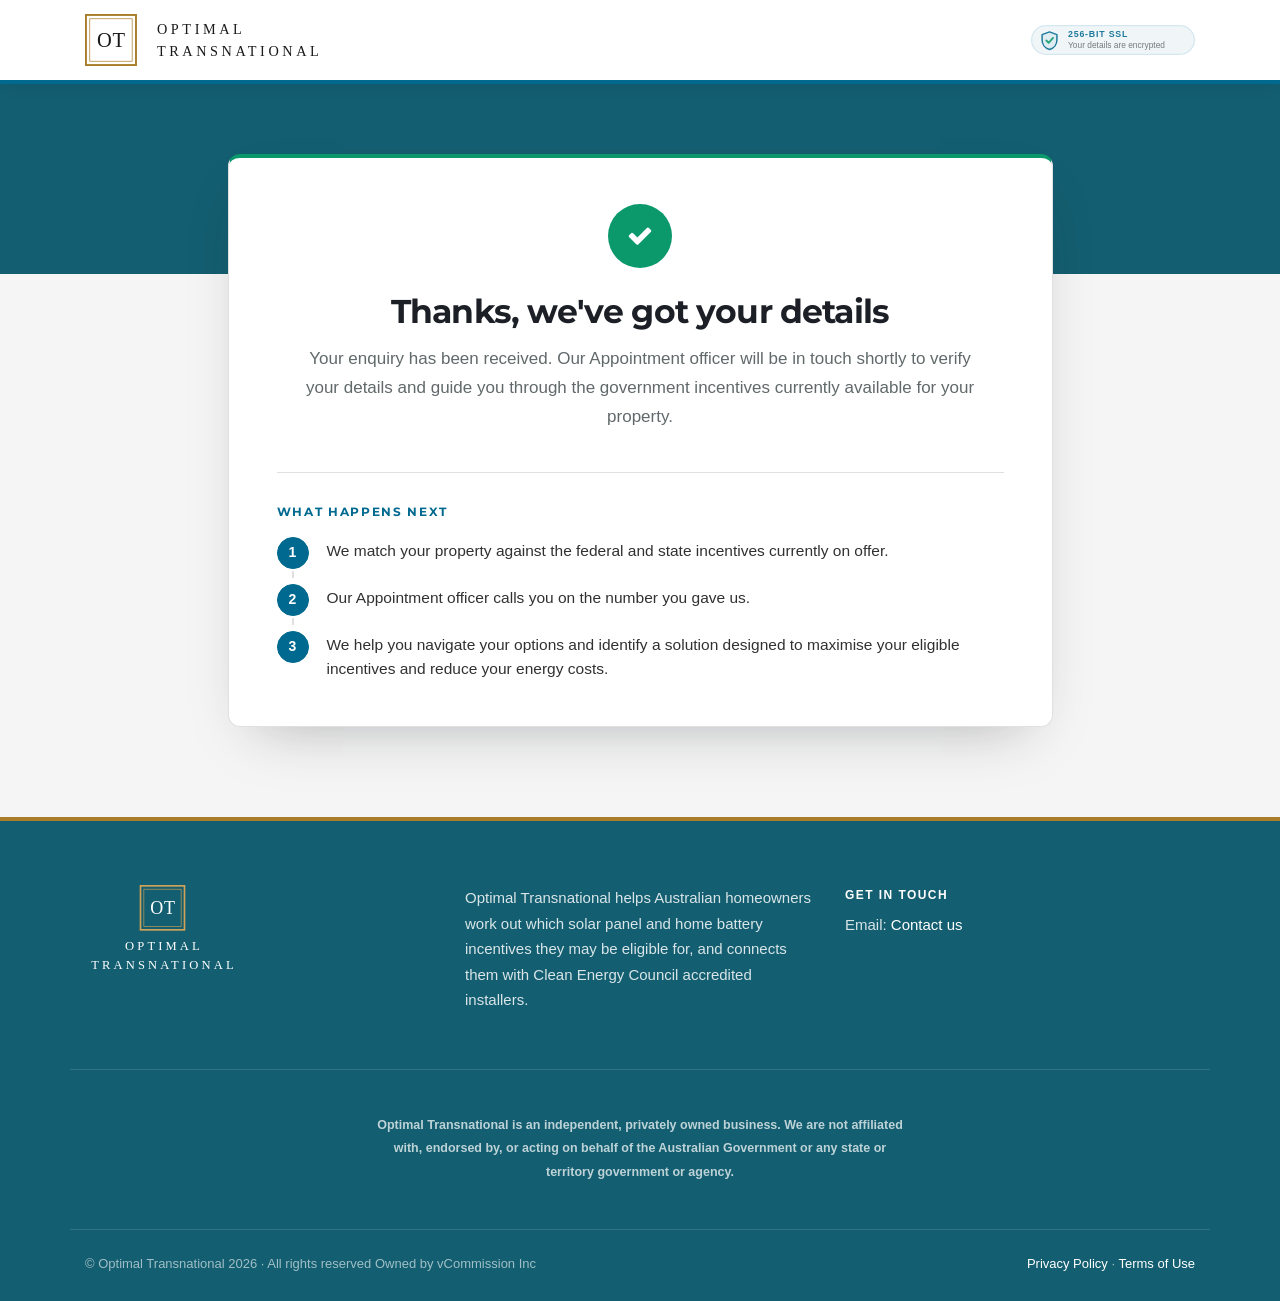
<file: solar1/thanks.html>
<!DOCTYPE html>
<html lang="en-AU">
<head>
    <meta charset="utf-8">
    <meta name="viewport" content="width=device-width, initial-scale=1">
    <meta name="robots" content="noindex, nofollow">
    <title>Thanks — your rebate check is on its way | Optimal Transnational</title>
    <meta name="description" content="Your solar and battery rebate enquiry has been received. Our Appointment officer will be in touch shortly.">

    <link rel="icon" href="images/icons/favicon.svg" type="image/svg+xml">
    <link rel="icon" href="images/mfavicon.ico" sizes="any">
    <link rel="icon" type="image/png" sizes="32x32" href="images/mfavicon-32x32.png">
    <link rel="icon" type="image/png" sizes="16x16" href="images/mfavicon-16x16.png">
    <link rel="apple-touch-icon" sizes="180x180" href="images/mapple-touch-icon.png">
    <link rel="manifest" href="site.webmanifest">
    <meta name="theme-color" content="#135e70">
    <link rel="preconnect" href="https://fonts.googleapis.com">
    <link rel="preconnect" href="https://fonts.gstatic.com" crossorigin>
    <link href="https://fonts.googleapis.com/css2?family=Montserrat:wght@600;700&amp;display=swap" rel="stylesheet">
    <link href="css/font-awesome.min.css?v=aaaf1048" rel="stylesheet" type="text/css">
    <link rel="stylesheet" href="css/bootstrap.min.css?v=2c0f3dcf" crossorigin="anonymous">
    <link href="css/style.css?v=e13c01a9" rel="stylesheet">

    <style>
        .ty-band {
            position: relative;
            padding: 70px 0 90px;
            background: var(--canvas);
        }
        /* the same dark band the form page opens with, so the two pages read
           as one journey */
        .ty-band::before {
            content: "";
            position: absolute;
            inset: 0 0 auto 0;
            height: 190px;
            background: var(--brand-700);
        }
        .ty-band .container { position: relative; z-index: 1; }
        .ty-panel {
            background: var(--surface);
            border: 1px solid var(--line);
            border-top: 4px solid var(--accent-600);
            border-radius: var(--radius-lg);
            box-shadow: var(--shadow-lg);
            padding: 46px 48px 44px;
            text-align: left;
            overflow: hidden;
        }
        .ty-tick {
            display: flex;
            align-items: center;
            justify-content: center;
            width: 64px;
            height: 64px;
            margin: 0 auto 24px;
            border-radius: 50%;
            background: var(--accent-600);
            color: #ffffff;
            font-size: 26px;
        }
        .ty-panel h1 {
            margin-bottom: 14px;
            color: var(--ink-900);
            font-family: var(--font-head);
            font-size: 33px;
            font-weight: 700;
            line-height: 1.18;
            letter-spacing: -.025em;
            text-align: center;
        }
        .ty-lead {
            max-width: 40em;
            margin: 0 auto 40px;
            color: var(--ink-500);
            font-size: 17px;
            font-weight: 400;
            line-height: 1.7;
            text-align: center;
        }
        .ty-lead strong { color: var(--brand-600); font-weight: 700; }

        .ty-next {
            margin-top: 4px;
            padding-top: 32px;
            border-top: 1px solid var(--line);
        }
        .ty-next h2,
        .ty-summary h2 {
            margin-bottom: 20px;
            color: var(--brand-600);
            font-size: 12px;
            font-weight: 700;
            letter-spacing: .14em;
            text-transform: uppercase;
        }
        .ty-steps { margin: 0; padding: 0; list-style: none; counter-reset: ty; }
        .ty-steps li {
            position: relative;
            counter-increment: ty;
            padding: 0 0 22px 50px;
            color: var(--ink-700);
            font-size: 15.5px;
            font-weight: 400;
            line-height: 1.6;
        }
        .ty-steps li:last-child { padding-bottom: 0; }
        .ty-steps li::before {
            content: counter(ty);
            position: absolute;
            left: 0;
            top: -2px;
            width: 32px;
            height: 32px;
            border-radius: 50%;
            background: var(--brand-600);
            border: 1.5px solid var(--brand-600);
            color: #ffffff;
            font-size: 14px;
            font-weight: 700;
            line-height: 29px;
            text-align: center;
        }
        /* connector between the numbered markers */
        .ty-steps li:not(:last-child)::after {
            content: "";
            position: absolute;
            left: 15.5px;
            top: 32px;
            bottom: 8px;
            width: 1.5px;
            background: var(--line);
        }

        .ty-summary {
            margin-top: 32px;
            padding: 26px 28px;
            background: var(--brand-50);
            border: 1px solid var(--line);
            border-radius: var(--radius-md);
        }
        .ty-summary dl {
            display: grid;
            grid-template-columns: 180px 1fr;
            row-gap: 12px;
            column-gap: 20px;
            margin: 0;
            font-size: 15px;
        }
        .ty-summary dt { color: var(--ink-400); font-weight: 400; font-size: 14px; }
        .ty-summary dd { margin: 0; color: var(--ink-900); font-weight: 500; word-break: break-word; }

        @media (max-width: 767px) {
            .ty-band { padding: 40px 0 60px; }
            .ty-panel { padding: 34px 22px 30px; border-radius: var(--radius-md); }
            .ty-panel h1 { font-size: 25px; }
            .ty-lead { font-size: 15.5px; margin-bottom: 30px; }
            .ty-next { padding-top: 26px; }
            .ty-steps li { font-size: 14.5px; padding-left: 44px; }
            .ty-summary { padding: 20px 18px; }
            .ty-summary dl { grid-template-columns: 1fr; row-gap: 2px; }
            .ty-summary dt { margin-top: 12px; font-size: 12.5px; }
        }
    </style>
    
    <!-- Meta Pixel Code -->
<script>
!function(f,b,e,v,n,t,s)
{if(f.fbq)return;n=f.fbq=function(){n.callMethod?
n.callMethod.apply(n,arguments):n.queue.push(arguments)};
if(!f._fbq)f._fbq=n;
n.push=n;
n.loaded=!0;
n.version='2.0';
n.queue=[];
t=b.createElement(e);
t.async=!0;
t.src=v;
s=b.getElementsByTagName(e)[0];
s.parentNode.insertBefore(t,s)
}(window, document,'script',
'https://connect.facebook.net/en_US/fbevents.js');

fbq('init', '1590984399156195');

document.addEventListener('DOMContentLoaded', function () {
    fbq('track', 'Lead');
});
</script>

<noscript>
<img height="1" width="1" style="display:none"
src="https://www.facebook.com/tr?id=1590984399156195&ev=Lead&noscript=1"/>
</noscript>
<!-- End Meta Pixel Code -->
    
</head>
<body>

    <!-- Nav Start -->
    <nav class="navbar static-top">
        <div class="container">
            <img class="float-left brand-logo" src="images/icons/logo-optimal-transnational2.svg" width="244" height="52" alt="Optimal Transnational — solar and battery rebate eligibility check">
            <div class="phone_comodo" style="display: -webkit-box;display: -ms-flexbox; display: flex; justify-content: space-between;align-items: center;">
                <img class="float-right secure-badge" src="images/icons/badge-secure.svg" width="186" height="34" alt="Secured with 256-bit SSL encryption" style="max-width:186px;">
            </div>
        </div>
    </nav>
    <!-- Nav End -->

    <section class="ty-band">
        <div class="container">
            <div class="row d-flex justify-content-center">
                <div class="col-md-9">
                    <div class="ty-panel">
                        <div class="ty-tick"><i class="fa fa-check"></i></div>

                        <h1 id="ty-heading">Thanks, we've got your details</h1>
                        <p class="ty-lead" id="ty-lead">
                            Your enquiry has been received. Our Appointment officer will be in touch
                            shortly to verify your details and guide you through the government
                            incentives currently available for your property.
                        </p>

                        <div class="ty-next">
                            <h2>What happens next</h2>
                            <ul class="ty-steps">
                                <li>We match your property against the federal and state incentives currently on offer.</li>
                                <li>Our Appointment officer calls you on the number you gave us.</li>
                                <li>We help you navigate your options and identify a solution designed to maximise your eligible incentives and reduce your energy costs.</li>
                            </ul>
                        </div>

                        <div class="ty-summary" id="ty-summary" style="display:none;">
                            <h2>What you sent us</h2>
                            <dl id="ty-summary-list"></dl>
                        </div>
                    </div>
                </div>
            </div>
        </div>
    </section>

    <!-- Footer -->
    <footer>
        <div class="container">
            <div class="row footer_top">
                <div class="col-sm-4 text-left footer_lg">
                    <img class="footer-logo" src="images/icons/logo-optimal-transnational-stacked-white2.svg" width="155" height="88" alt="Optimal Transnational">
                </div>
                <div class="col-sm-4 text-left footer_about">
                    <p>Optimal Transnational helps Australian homeowners work out which solar panel and home battery incentives they may be eligible for, and connects them with Clean Energy Council accredited installers.</p>
                </div>
                <div class="col-sm-4 text-left footer_addess">
                    <p>Get in touch</p>
                    <p>Email: <a href="#">Contact us</a></p>
                </div>
            </div>
            <div class="row footer-disclaimer">
                <div class="col-12">
                <p><strong>Optimal Transnational is an independent, privately owned business. We are not affiliated with, endorsed by, or acting on behalf of the Australian Government or any state or territory government or agency.</strong></p>
                </div>
            </div>
            <div class="row footer_cpy">
                <div class="col-sm-6 text-left">
                    © Optimal Transnational 2026 · All rights reserved Owned by vCommission Inc
                </div>
                <div class="col-sm-6 text-right">
                    <p><a href="#"><span style="color: #ffffff;">Privacy Policy</span></a> · <span style="color: #ffffff;"><a style="color: #ffffff;" href="#">Terms of Use</a></span></p>
                </div>
            </div>
        </div>
    </footer>

    <script>
    (function () {
        var data = null;
        try {
            data = JSON.parse(sessionStorage.getItem('optimaltransnational_lead_data') || 'null');
        } catch (e) {
            data = null;
        }

        // Opened directly, or the session expired — keep the generic message.
        if (!data) return;

        // ---- renter branch --------------------------------------------------
        if (data.lead_type === 'renter referral') {
            var gaveDetails = data.landlord_details_provided === 'Yes';

            document.getElementById('ty-heading').textContent =
                gaveDetails ? "Thanks, we'll get in touch with your landlord"
                            : "Thanks for letting us know";

            document.getElementById('ty-lead').innerHTML = gaveDetails
                ? 'Solar rebates are claimed against the property, so they need to go '
                  + 'through the owner. We\u2019ll reach out to the landlord details you '
                  + 'gave us and let them know what the property may be eligible for.'
                : 'Solar rebates are claimed against the property, so they need to go '
                  + 'through the owner. If your landlord is ever open to it, come back '
                  + 'and share their details \u2014 or pass this page on to them '
                  + 'directly so they can run the check themselves.';

            var nextList = document.querySelector('.ty-steps');
            if (nextList) {
                nextList.innerHTML = gaveDetails
                    ? '<li>We contact your landlord to introduce the available incentives.</li>'
                      + '<li>If they are interested, an accredited installer assesses the property.</li>'
                      + '<li>Any rebate is claimed by the owner \u2014 you do not need to do anything further.</li>'
                    : '<li>Nothing happens automatically \u2014 we have not contacted anyone.</li>'
                      + '<li>Your landlord can run this check themselves at any time.</li>'
                      + '<li>Tenants can still benefit once an owner installs, through lower power bills.</li>';
            }

            var landlordRows = [
                ["Landlord's name", data.landlord_name],
                ["Landlord's mobile", formatAuPhone(data.landlord_phone)]
            ].filter(function (r) { return r[1] && String(r[1]).trim(); });

            if (landlordRows.length) {
                var ll = document.getElementById('ty-summary-list');
                landlordRows.forEach(function (r) {
                    var dt = document.createElement('dt');
                    dt.textContent = r[0];
                    var dd = document.createElement('dd');
                    dd.textContent = r[1];
                    ll.appendChild(dt);
                    ll.appendChild(dd);
                });
                document.querySelector('.ty-summary h2').textContent = 'What you shared with us';
                document.getElementById('ty-summary').style.display = 'block';
            }
            return;
        }

        var firstName = (data.first_name || '').trim();
        if (firstName) {
            document.getElementById('ty-heading').textContent = 'Thanks ' + firstName + ", we've got your details";
        }

        var phone = formatAuPhone(data.phone_number);
        if (phone) {
            document.getElementById('ty-lead').innerHTML =
                'Your enquiry has been received. Our Appointment officer will be in touch shortly on ' +
                '<strong>' + escapeHtml(phone) + '</strong> to verify your details and guide you ' +
                'through the government incentives currently available for your property.';
        }

        var address = [data.street_address, data.suburb_city, data.postcode]
            .filter(function (p) { return p && String(p).trim(); })
            .join(', ');

        var rows = [
            ['Name', [data.first_name, data.last_name].filter(Boolean).join(' ')],
            ['Phone number', formatAuPhone(data.phone_number)],
            ['Email address', data.email_address],
            ['Property address', address],
            ['Quarterly bill', data.bill_size_commercial || data.bill_size],
            ['Existing solar', data.existing_solar]
        ].filter(function (r) { return r[1] && String(r[1]).trim(); });

        if (!rows.length) return;

        var list = document.getElementById('ty-summary-list');
        rows.forEach(function (r) {
            var dt = document.createElement('dt');
            dt.textContent = r[0];
            var dd = document.createElement('dd');
            dd.textContent = r[1];
            list.appendChild(dt);
            list.appendChild(dd);
        });
        document.getElementById('ty-summary').style.display = 'block';

        /**
         * The form stores the number in E.164, +61412345678. Spaced out, it is
         * something the reader can check at a glance against their own phone.
         */
        function formatAuPhone(value) {
            var v = String(value || '').trim();
            var m = /^\+61(\d{9})$/.exec(v.replace(/\s+/g, ''));
            if (!m) return v;
            var n = m[1];
            return '+61 ' + n.slice(0, 3) + ' ' + n.slice(3, 6) + ' ' + n.slice(6);
        }

        function escapeHtml(s) {
            return String(s).replace(/[&<>"']/g, function (c) {
                return { '&': '&amp;', '<': '&lt;', '>': '&gt;', '"': '&quot;', "'": '&#39;' }[c];
            });
        }
    })();
    </script>

</body>
</html>
</file>
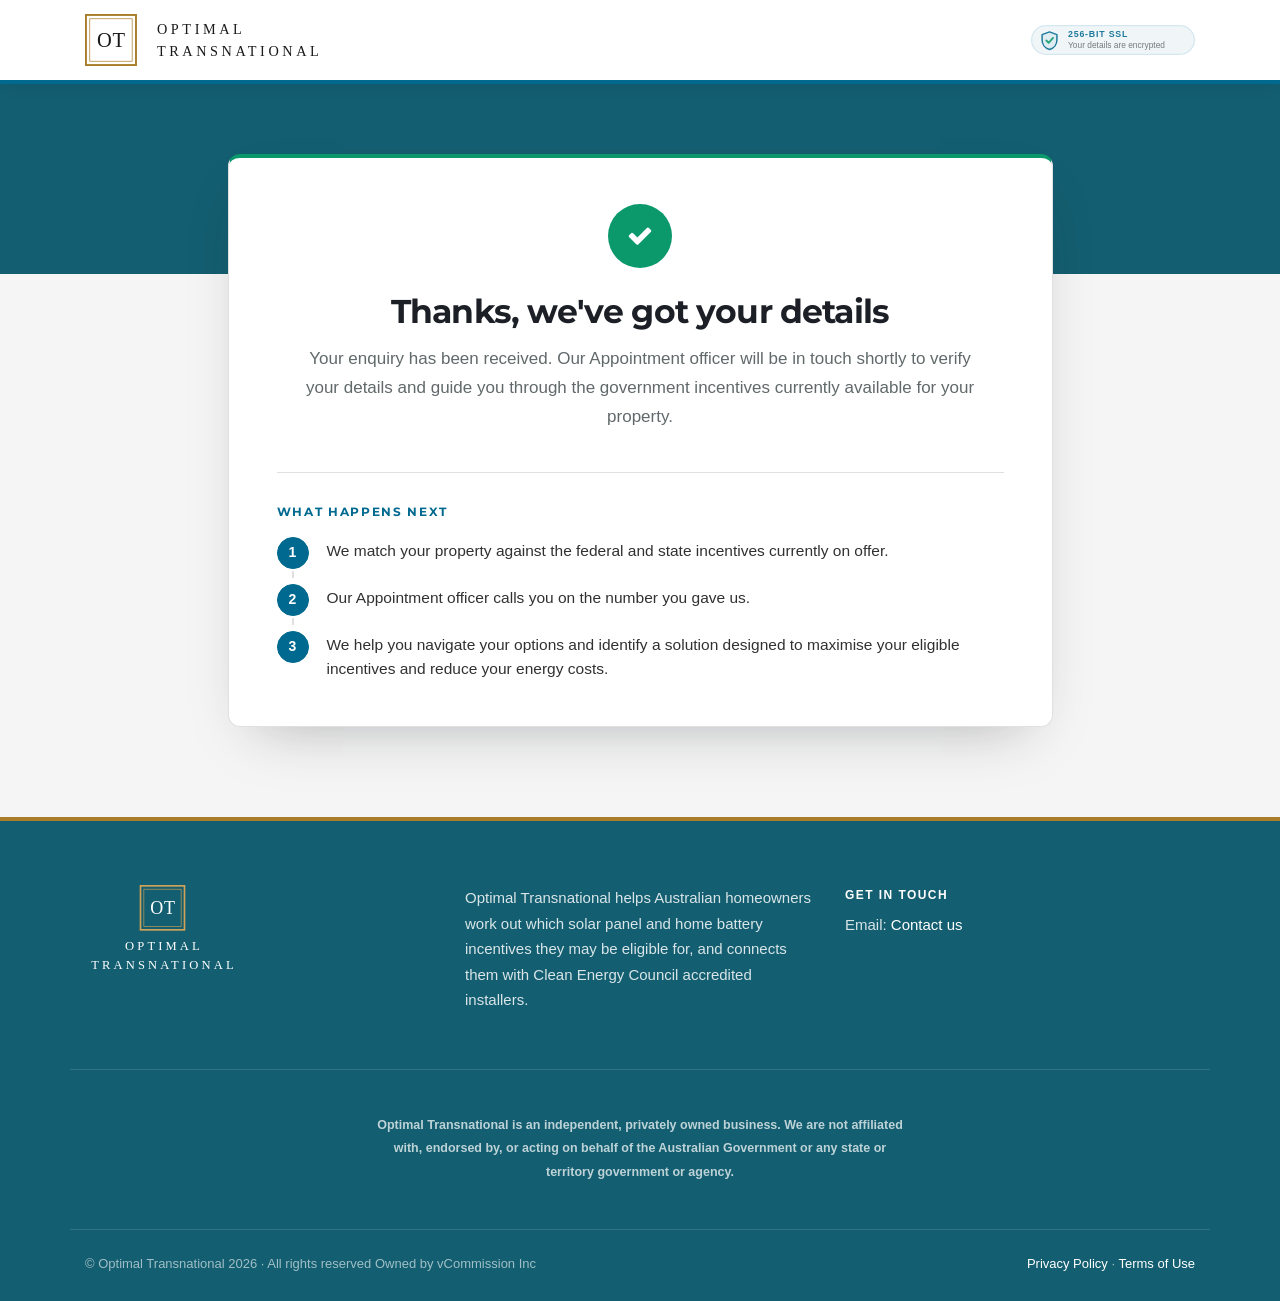
<file: solar2/thanks.html>
<!DOCTYPE html>
<html lang="en-AU">
<head>
    <meta charset="utf-8">
    <meta name="viewport" content="width=device-width, initial-scale=1">
    <meta name="robots" content="noindex, nofollow">
    <title>Thanks — your rebate check is on its way | Optimal Transnational</title>
    <meta name="description" content="Your solar and battery rebate enquiry has been received. Our Appointment officer will be in touch shortly.">

    <link rel="icon" href="images/icons/favicon.svg" type="image/svg+xml">
    <link rel="icon" href="images/mfavicon.ico" sizes="any">
    <link rel="icon" type="image/png" sizes="32x32" href="images/mfavicon-32x32.png">
    <link rel="icon" type="image/png" sizes="16x16" href="images/mfavicon-16x16.png">
    <link rel="apple-touch-icon" sizes="180x180" href="images/mapple-touch-icon.png">
    <link rel="manifest" href="site.webmanifest">
    <meta name="theme-color" content="#135e70">
    <link rel="preconnect" href="https://fonts.googleapis.com">
    <link rel="preconnect" href="https://fonts.gstatic.com" crossorigin>
    <link href="https://fonts.googleapis.com/css2?family=Montserrat:wght@600;700&amp;display=swap" rel="stylesheet">
    <link href="css/font-awesome.min.css?v=aaaf1048" rel="stylesheet" type="text/css">
    <link rel="stylesheet" href="css/bootstrap.min.css?v=2c0f3dcf" crossorigin="anonymous">
    <link href="css/style.css?v=e13c01a9" rel="stylesheet">

    <style>
        .ty-band {
            position: relative;
            padding: 70px 0 90px;
            background: var(--canvas);
        }
        /* the same dark band the form page opens with, so the two pages read
           as one journey */
        .ty-band::before {
            content: "";
            position: absolute;
            inset: 0 0 auto 0;
            height: 190px;
            background: var(--brand-700);
        }
        .ty-band .container { position: relative; z-index: 1; }
        .ty-panel {
            background: var(--surface);
            border: 1px solid var(--line);
            border-top: 4px solid var(--accent-600);
            border-radius: var(--radius-lg);
            box-shadow: var(--shadow-lg);
            padding: 46px 48px 44px;
            text-align: left;
            overflow: hidden;
        }
        .ty-tick {
            display: flex;
            align-items: center;
            justify-content: center;
            width: 64px;
            height: 64px;
            margin: 0 auto 24px;
            border-radius: 50%;
            background: var(--accent-600);
            color: #ffffff;
            font-size: 26px;
        }
        .ty-panel h1 {
            margin-bottom: 14px;
            color: var(--ink-900);
            font-family: var(--font-head);
            font-size: 33px;
            font-weight: 700;
            line-height: 1.18;
            letter-spacing: -.025em;
            text-align: center;
        }
        .ty-lead {
            max-width: 40em;
            margin: 0 auto 40px;
            color: var(--ink-500);
            font-size: 17px;
            font-weight: 400;
            line-height: 1.7;
            text-align: center;
        }
        .ty-lead strong { color: var(--brand-600); font-weight: 700; }

        .ty-next {
            margin-top: 4px;
            padding-top: 32px;
            border-top: 1px solid var(--line);
        }
        .ty-next h2,
        .ty-summary h2 {
            margin-bottom: 20px;
            color: var(--brand-600);
            font-size: 12px;
            font-weight: 700;
            letter-spacing: .14em;
            text-transform: uppercase;
        }
        .ty-steps { margin: 0; padding: 0; list-style: none; counter-reset: ty; }
        .ty-steps li {
            position: relative;
            counter-increment: ty;
            padding: 0 0 22px 50px;
            color: var(--ink-700);
            font-size: 15.5px;
            font-weight: 400;
            line-height: 1.6;
        }
        .ty-steps li:last-child { padding-bottom: 0; }
        .ty-steps li::before {
            content: counter(ty);
            position: absolute;
            left: 0;
            top: -2px;
            width: 32px;
            height: 32px;
            border-radius: 50%;
            background: var(--brand-600);
            border: 1.5px solid var(--brand-600);
            color: #ffffff;
            font-size: 14px;
            font-weight: 700;
            line-height: 29px;
            text-align: center;
        }
        /* connector between the numbered markers */
        .ty-steps li:not(:last-child)::after {
            content: "";
            position: absolute;
            left: 15.5px;
            top: 32px;
            bottom: 8px;
            width: 1.5px;
            background: var(--line);
        }

        .ty-summary {
            margin-top: 32px;
            padding: 26px 28px;
            background: var(--brand-50);
            border: 1px solid var(--line);
            border-radius: var(--radius-md);
        }
        .ty-summary dl {
            display: grid;
            grid-template-columns: 180px 1fr;
            row-gap: 12px;
            column-gap: 20px;
            margin: 0;
            font-size: 15px;
        }
        .ty-summary dt { color: var(--ink-400); font-weight: 400; font-size: 14px; }
        .ty-summary dd { margin: 0; color: var(--ink-900); font-weight: 500; word-break: break-word; }

        @media (max-width: 767px) {
            .ty-band { padding: 40px 0 60px; }
            .ty-panel { padding: 34px 22px 30px; border-radius: var(--radius-md); }
            .ty-panel h1 { font-size: 25px; }
            .ty-lead { font-size: 15.5px; margin-bottom: 30px; }
            .ty-next { padding-top: 26px; }
            .ty-steps li { font-size: 14.5px; padding-left: 44px; }
            .ty-summary { padding: 20px 18px; }
            .ty-summary dl { grid-template-columns: 1fr; row-gap: 2px; }
            .ty-summary dt { margin-top: 12px; font-size: 12.5px; }
        }
    </style>
    
    <!-- Meta Pixel Code -->
<script>
!function(f,b,e,v,n,t,s)
{if(f.fbq)return;n=f.fbq=function(){n.callMethod?
n.callMethod.apply(n,arguments):n.queue.push(arguments)};
if(!f._fbq)f._fbq=n;
n.push=n;
n.loaded=!0;
n.version='2.0';
n.queue=[];
t=b.createElement(e);
t.async=!0;
t.src=v;
s=b.getElementsByTagName(e)[0];
s.parentNode.insertBefore(t,s)
}(window, document,'script',
'https://connect.facebook.net/en_US/fbevents.js');

fbq('init', '1590984399156195');

document.addEventListener('DOMContentLoaded', function () {
    fbq('track', 'Lead');
});
</script>

<noscript>
<img height="1" width="1" style="display:none"
src="https://www.facebook.com/tr?id=1590984399156195&ev=Lead&noscript=1"/>
</noscript>
<!-- End Meta Pixel Code -->
    
</head>
<body>

    <!-- Nav Start -->
    <nav class="navbar static-top">
        <div class="container">
            <img class="float-left brand-logo" src="images/icons/logo-optimal-transnational2.svg" width="244" height="52" alt="Optimal Transnational — solar and battery rebate eligibility check">
            <div class="phone_comodo" style="display: -webkit-box;display: -ms-flexbox; display: flex; justify-content: space-between;align-items: center;">
                <img class="float-right secure-badge" src="images/icons/badge-secure.svg" width="186" height="34" alt="Secured with 256-bit SSL encryption" style="max-width:186px;">
            </div>
        </div>
    </nav>
    <!-- Nav End -->

    <section class="ty-band">
        <div class="container">
            <div class="row d-flex justify-content-center">
                <div class="col-md-9">
                    <div class="ty-panel">
                        <div class="ty-tick"><i class="fa fa-check"></i></div>

                        <h1 id="ty-heading">Thanks, we've got your details</h1>
                        <p class="ty-lead" id="ty-lead">
                            Your enquiry has been received. Our Appointment officer will be in touch
                            shortly to verify your details and guide you through the government
                            incentives currently available for your property.
                        </p>

                        <div class="ty-next">
                            <h2>What happens next</h2>
                            <ul class="ty-steps">
                                <li>We match your property against the federal and state incentives currently on offer.</li>
                                <li>Our Appointment officer calls you on the number you gave us.</li>
                                <li>We help you navigate your options and identify a solution designed to maximise your eligible incentives and reduce your energy costs.</li>
                            </ul>
                        </div>

                        <div class="ty-summary" id="ty-summary" style="display:none;">
                            <h2>What you sent us</h2>
                            <dl id="ty-summary-list"></dl>
                        </div>
                    </div>
                </div>
            </div>
        </div>
    </section>

    <!-- Footer -->
    <footer>
        <div class="container">
            <div class="row footer_top">
                <div class="col-sm-4 text-left footer_lg">
                    <img class="footer-logo" src="images/icons/logo-optimal-transnational-stacked-white2.svg" width="155" height="88" alt="Optimal Transnational">
                </div>
                <div class="col-sm-4 text-left footer_about">
                    <p>Optimal Transnational helps Australian homeowners work out which solar panel and home battery incentives they may be eligible for, and connects them with Clean Energy Council accredited installers.</p>
                </div>
                <div class="col-sm-4 text-left footer_addess">
                    <p>Get in touch</p>
                    <p>Email: <a href="#">Contact us</a></p>
                </div>
            </div>
            <div class="row footer-disclaimer">
                <div class="col-12">
                <p><strong>Optimal Transnational is an independent, privately owned business. We are not affiliated with, endorsed by, or acting on behalf of the Australian Government or any state or territory government or agency.</strong></p>
                </div>
            </div>
            <div class="row footer_cpy">
                <div class="col-sm-6 text-left">
                    © Optimal Transnational 2026 · All rights reserved Owned by vCommission Inc
                </div>
                <div class="col-sm-6 text-right">
                    <p><a href="#"><span style="color: #ffffff;">Privacy Policy</span></a> · <span style="color: #ffffff;"><a style="color: #ffffff;" href="#">Terms of Use</a></span></p>
                </div>
            </div>
        </div>
    </footer>

    <script>
    (function () {
        var data = null;
        try {
            data = JSON.parse(sessionStorage.getItem('optimaltransnational_lead_data') || 'null');
        } catch (e) {
            data = null;
        }

        // Opened directly, or the session expired — keep the generic message.
        if (!data) return;

        // ---- renter branch --------------------------------------------------
        if (data.lead_type === 'renter referral') {
            var gaveDetails = data.landlord_details_provided === 'Yes';

            document.getElementById('ty-heading').textContent =
                gaveDetails ? "Thanks, we'll get in touch with your landlord"
                            : "Thanks for letting us know";

            document.getElementById('ty-lead').innerHTML = gaveDetails
                ? 'Solar rebates are claimed against the property, so they need to go '
                  + 'through the owner. We\u2019ll reach out to the landlord details you '
                  + 'gave us and let them know what the property may be eligible for.'
                : 'Solar rebates are claimed against the property, so they need to go '
                  + 'through the owner. If your landlord is ever open to it, come back '
                  + 'and share their details \u2014 or pass this page on to them '
                  + 'directly so they can run the check themselves.';

            var nextList = document.querySelector('.ty-steps');
            if (nextList) {
                nextList.innerHTML = gaveDetails
                    ? '<li>We contact your landlord to introduce the available incentives.</li>'
                      + '<li>If they are interested, an accredited installer assesses the property.</li>'
                      + '<li>Any rebate is claimed by the owner \u2014 you do not need to do anything further.</li>'
                    : '<li>Nothing happens automatically \u2014 we have not contacted anyone.</li>'
                      + '<li>Your landlord can run this check themselves at any time.</li>'
                      + '<li>Tenants can still benefit once an owner installs, through lower power bills.</li>';
            }

            var landlordRows = [
                ["Landlord's name", data.landlord_name],
                ["Landlord's mobile", formatAuPhone(data.landlord_phone)]
            ].filter(function (r) { return r[1] && String(r[1]).trim(); });

            if (landlordRows.length) {
                var ll = document.getElementById('ty-summary-list');
                landlordRows.forEach(function (r) {
                    var dt = document.createElement('dt');
                    dt.textContent = r[0];
                    var dd = document.createElement('dd');
                    dd.textContent = r[1];
                    ll.appendChild(dt);
                    ll.appendChild(dd);
                });
                document.querySelector('.ty-summary h2').textContent = 'What you shared with us';
                document.getElementById('ty-summary').style.display = 'block';
            }
            return;
        }

        var firstName = (data.first_name || '').trim();
        if (firstName) {
            document.getElementById('ty-heading').textContent = 'Thanks ' + firstName + ", we've got your details";
        }

        var phone = formatAuPhone(data.phone_number);
        if (phone) {
            document.getElementById('ty-lead').innerHTML =
                'Your enquiry has been received. Our Appointment officer will be in touch shortly on ' +
                '<strong>' + escapeHtml(phone) + '</strong> to verify your details and guide you ' +
                'through the government incentives currently available for your property.';
        }

        var address = [data.street_address, data.suburb_city, data.postcode]
            .filter(function (p) { return p && String(p).trim(); })
            .join(', ');

        var rows = [
            ['Name', [data.first_name, data.last_name].filter(Boolean).join(' ')],
            ['Phone number', formatAuPhone(data.phone_number)],
            ['Email address', data.email_address],
            ['Property address', address],
            ['Quarterly bill', data.bill_size_commercial || data.bill_size],
            ['Existing solar', data.existing_solar],
            ['Solar system size', data.solar_size]
        ].filter(function (r) { return r[1] && String(r[1]).trim(); });

        if (!rows.length) return;

        var list = document.getElementById('ty-summary-list');
        rows.forEach(function (r) {
            var dt = document.createElement('dt');
            dt.textContent = r[0];
            var dd = document.createElement('dd');
            dd.textContent = r[1];
            list.appendChild(dt);
            list.appendChild(dd);
        });
        document.getElementById('ty-summary').style.display = 'block';

        /**
         * The form stores the number in E.164, +61412345678. Spaced out, it is
         * something the reader can check at a glance against their own phone.
         */
        function formatAuPhone(value) {
            var v = String(value || '').trim();
            var m = /^\+61(\d{9})$/.exec(v.replace(/\s+/g, ''));
            if (!m) return v;
            var n = m[1];
            return '+61 ' + n.slice(0, 3) + ' ' + n.slice(3, 6) + ' ' + n.slice(6);
        }

        function escapeHtml(s) {
            return String(s).replace(/[&<>"']/g, function (c) {
                return { '&': '&amp;', '<': '&lt;', '>': '&gt;', '"': '&quot;', "'": '&#39;' }[c];
            });
        }
    })();
    </script>

</body>
</html>
</file>
<file: css/style.css>
/* ==========================================================================
   Optimal Transnational — Interface
   --------------------------------------------------------------------------
   Design language: the Australian Government Design System (AGDS), an open
   source system published for reuse. The palette below is AGDS v4's own token
   set — foreground-action #00698f, focus #9263DE, the #135E70 dark theme,
   and the status colours — plus Service Victoria's #e3710a as the single
   highlight accent. Type follows the AGDS system stack with Montserrat for
   headings, as myGov does.

   Optimal Transnational is an independent commercial service. It borrows the design
   system, never agency identity: no Coat of Arms, no agency logos, no wording
   that implies a government relationship.

   Structural contract with js/custom.js is unchanged. Every selector the
   script touches (.question / .active, .answers-container, .error-holder,
   #progress-bar, #next-question, #prev-question, .ch_groups, #final,
   .code_section) still exists and behaves the same way — only the
   presentation has been rebuilt.

   Token names are kept from the previous revision because thanks.html
   references them inline; only their values have moved to AGDS.
   ========================================================================== */

/* --------------------------------------------------------------------------
   1. Design tokens
   -------------------------------------------------------------------------- */
:root {
    /* AGDS action blue — the primary interface colour */
    --brand-900: #06333f;
    --brand-800: #0d4a5c;   /* AGDS dark background, deepened */
    --brand-700: #135e70;   /* AGDS $AU-colordark-background */
    --brand-600: #00698f;   /* AGDS $AU-color-foreground-action */
    --brand-500: #0d7ea6;
    --brand-300: #8cc4d9;
    --brand-200: #bcdeea;
    --brand-100: #dcecf3;
    --brand-50:  #eef5f8;

    /* AGDS success — confirmation, progress, "yes" */
    --accent-700: #087552;
    --accent-600: #0b996c;  /* AGDS $AU-color-success */
    --accent-500: #12b07f;
    --accent-300: #8fdcc3;
    --accent-50:  #e9f8f2;

    /* Brand gold, taken from the Optimal Transnational mark — highlight only,
       never an action. --sun-600 is the darkened step that still clears 4.5:1
       on white for the eyebrow text. */
    --sun-600: #8a6420;
    --sun-500: #a87c28;     /* the gold in the logo */
    --sun-300: #d9be86;
    --sun-50:  #f7f1e4;

    /* The phone fold sits on one pale wash rather than a dark band plus a
       white card — see the mobile restyle at the foot of the 767px block. */
    --fold-tint: #e3eff3;

    /* AGDS foreground scale */
    --ink-900: #1c2026;
    --ink-700: #313131;     /* AGDS $AU-color-foreground-text */
    --ink-500: #61696b;     /* AGDS $AU-color-foreground-alt-hint */
    --ink-400: #6f777b;     /* AGDS $AU-color-foreground-hint */
    --ink-300: #9ea5b0;

    /* AGDS background scale: #fff darkened 4 / 8 / 12% */
    --line:       #e0e0e0;  /* background-alt-shade, used as a hairline */
    --line-soft:  #ebebeb;  /* background-alt */
    --surface:    #ffffff;  /* $AU-color-background */
    --canvas:     #f5f5f5;  /* background-shade */
    --canvas-deep:#ebebeb;
    --tint-warm:  #fafafa;
    --danger:     #d60000;  /* AGDS $AU-color-error */
    --danger-bg:  #fdecec;
    --success:    #0b996c;
    --info:       #00bfe9;  /* AGDS $AU-color-info */
    --focus:      #9263de;  /* AGDS $AU-color-foreground-focus */

    /* AGDS is built on a 4px unit with a 4px radius. Cards are given a little
       more so the form does not read as a government service. */
    --radius-sm: 4px;
    --radius-md: 8px;
    --radius-lg: 12px;
    --radius-pill: 999px;

    --shadow-xs: 0 1px 2px rgba(28, 32, 38, .07);
    --shadow-sm: 0 2px 8px rgba(28, 32, 38, .07);
    --shadow-md: 0 10px 28px -12px rgba(28, 32, 38, .26);
    --shadow-lg: 0 24px 56px -28px rgba(28, 32, 38, .34);

    --cta-shadow:       0 8px 18px -8px rgba(0, 105, 143, .7);
    --cta-shadow-hover: 0 14px 26px -10px rgba(0, 105, 143, .8);

    --font-body: -apple-system, BlinkMacSystemFont, 'Segoe UI', Roboto,
                 Helvetica, Arial, sans-serif, 'Apple Color Emoji',
                 'Segoe UI Emoji', 'Segoe UI Symbol';
    --font-head: 'Montserrat', -apple-system, BlinkMacSystemFont, 'Segoe UI',
                 Roboto, Helvetica, Arial, sans-serif;

    --ease: cubic-bezier(.22, .68, .38, 1);
}

/* --------------------------------------------------------------------------
   2. Base
   -------------------------------------------------------------------------- */
*, *::before, *::after { box-sizing: border-box; }

html { scroll-behavior: smooth; }
@media (prefers-reduced-motion: reduce) { html { scroll-behavior: auto; } }

body, input, button, select, textarea, p {
    -webkit-font-smoothing: antialiased;
    -moz-osx-font-smoothing: grayscale;
}

body {
    margin: 0;
    background: var(--canvas);
    color: var(--ink-700);
    font-family: var(--font-body);
    font-size: 16px;
    line-height: 1.6;
    text-align: left;
    overflow-x: hidden;
}

h1, h2, h3, h4 {
    color: var(--brand-800);
    font-family: var(--font-head);
    font-weight: 700;
    letter-spacing: -.015em;
    margin-top: 0;
}

/* AGDS sets body copy at normal weight — 300 is too light to hold contrast
   against the accessibility floor the palette is tuned to. */
p { font-weight: 400; }

a { color: var(--brand-600); }
a:hover { color: var(--brand-700); }

img { max-width: 100%; }

::placeholder            { color: var(--ink-300); opacity: 1; }
::-ms-input-placeholder  { color: var(--ink-300); }

/* Number inputs: no spinners */
section.questions input::-webkit-outer-spin-button,
section.questions input::-webkit-inner-spin-button,
#verify_phone_number input::-webkit-outer-spin-button,
#verify_phone_number input::-webkit-inner-spin-button {
    -webkit-appearance: none;
    margin: 0;
}
section.questions input[type=number],
#verify_phone_number input[type=number] { -moz-appearance: textfield; }

select:invalid { color: var(--ink-400); }

/* Keyboard focus, globally consistent */
a:focus-visible,
button:focus-visible,
input:focus-visible,
select:focus-visible,
.answers-container ul li input:focus-visible + label {
    outline: 3px solid var(--focus);
    outline-offset: 2px;
}

/* --------------------------------------------------------------------------
   3. Navigation
   -------------------------------------------------------------------------- */
nav.navbar.static-top {
    height: auto;
    min-height: 76px;
    padding: 14px 0;
    background: var(--surface);
    border-bottom: 4px solid var(--brand-600);
    position: sticky;
    top: 0;
    z-index: 1030;
    box-shadow: 0 2px 18px -8px rgba(5, 23, 60, .28);
}
nav.navbar.static-top .container {
    display: flex;
    align-items: center;
    justify-content: space-between;
    gap: 16px;
}
nav.navbar.static-top img.float-left {
    float: none !important;
    height: 52px;
    max-height: 52px;
    width: auto;
}
.phone_comodo img.float-right {
    float: none !important;
    height: 30px;
    width: auto;
    max-width: 150px;
    opacity: .88;
}

/* --------------------------------------------------------------------------
   4. Hero
   -------------------------------------------------------------------------- */
.hero-band {
    position: relative;
    padding: 30px 0 122px;
    background: var(--brand-700);
    text-align: center;
    overflow: hidden;
}
/* A single hairline of the highlight accent, as Service Victoria uses. */
.hero-band::before {
    content: "";
    position: absolute;
    inset: 0 0 auto 0;
    height: 4px;
    background: var(--sun-500);
}
.hero-band::after {
    content: "";
    position: absolute;
    inset: auto 0 0 0;
    height: 96px;
    background: var(--canvas);
    pointer-events: none;
}
.hero-band .container { position: relative; z-index: 1; }

.preheader {
    display: inline-block;
    padding: 7px 18px;
    background: rgba(255, 255, 255, .12);
    border: 1px solid rgba(255, 255, 255, .34);
    border-radius: var(--radius-sm);
    color: #ffffff;
    font-size: 11.5px;
    font-weight: 700;
    letter-spacing: .16em;
    text-transform: uppercase;
}

h1.headline {
    margin: 14px auto 12px;
    max-width: 28ch;
    color: #ffffff;
    font-size: 30px;
    font-weight: 700;
    line-height: 1.14;
    letter-spacing: -.025em;
}
h1.headline em {
    font-style: normal;
    color: #ffffff;
    box-shadow: inset 0 -.13em 0 var(--sun-500);
    padding: 0 .06em;
    -webkit-box-decoration-break: clone;
    box-decoration-break: clone;
}

.hero-sub {
    max-width: 52ch;
    margin: 0 auto 20px;
    color: rgba(255, 255, 255, .88);
    font-size: 17.5px;
    font-weight: 400;
    line-height: 1.6;
}

.hero-proof {
    display: flex;
    flex-wrap: wrap;
    justify-content: center;
    gap: 10px 28px;
    margin: 0;
    padding: 0;
    list-style: none;
}
.hero-proof li {
    display: inline-flex;
    align-items: center;
    gap: 9px;
    color: #ffffff;
    font-size: 14.5px;
    font-weight: 600;
}
.hero-proof li i {
    display: inline-flex;
    align-items: center;
    justify-content: center;
    width: 20px;
    height: 20px;
    border-radius: 50%;
    background: var(--accent-600);
    color: #fff;
    font-size: 9px;
}

/* --------------------------------------------------------------------------
   4b. Mobile fold wrapper + scroll cue
   On a phone the hero and the question card are held to a single viewport,
   so the answer cards are the only thing competing for attention. Nothing
   below (incentives, FAQ, footer) shows until the visitor scrolls, and the
   cue at the foot of the fold is what tells them there is more. Above
   767px the wrapper is inert and the page reads exactly as before.
   -------------------------------------------------------------------------- */
.sr-fold { display: block; }

.scroll-cue { display: none; }

/* --------------------------------------------------------------------------
   5. Question section shell + form card
   -------------------------------------------------------------------------- */
section.questions {
    padding: 0 0 72px;
    background: var(--canvas);
    text-align: center;
}
section.questions .container { max-width: 940px; }

.form-card {
    position: relative;
    margin-top: -108px;
    background: var(--surface);
    border: 1px solid var(--line);
    border-top: 4px solid var(--brand-600);
    border-radius: var(--radius-lg);
    box-shadow: var(--shadow-lg);
    overflow: hidden;
    text-align: center;
}

/* --- card header: meta row + progress track --- */
.form-card__head {
    padding: 20px 32px 0;
    background: var(--brand-50);
    border-bottom: 1px solid var(--line-soft);
}
.form-card__meta {
    display: flex;
    align-items: center;
    justify-content: space-between;
    gap: 16px;
    margin-bottom: 12px;
}
.form-card__meta-label {
    display: inline-flex;
    align-items: center;
    gap: 8px;
    color: var(--brand-600);
    font-size: 12.5px;
    font-weight: 700;
    letter-spacing: .1em;
    text-transform: uppercase;
}
.form-card__meta-label i { color: var(--sun-500); font-size: 13px; }
.form-card__meta-pct {
    color: var(--ink-400);
    font-size: 12.5px;
    font-weight: 500;
    font-variant-numeric: tabular-nums;
}
.form-card__meta-pct #percentage { color: var(--brand-700); font-weight: 600; }

section.questions .progress {
    height: 6px;
    margin: 0 -32px;
    background-color: var(--line);
    border-radius: 0;
    overflow: hidden;
}
section.questions .progress-bar,
.progress-bar.bg-primary {
    background: var(--accent-600) !important;
    border-radius: 0;
    transition: width .45s var(--ease);
}

/* --- card body --- */
.form-card__body { padding: 8px 32px 4px; }

/* --- card footer: reassurance strip --- */
.form-card__foot {
    display: flex;
    align-items: flex-start;
    justify-content: center;
    gap: 9px;
    text-align: left;
    padding: 16px 24px;
    background: var(--brand-50);
    border-top: 1px solid var(--line-soft);
    color: var(--ink-500);
    font-size: 13px;
    font-weight: 400;
}
.form-card__foot i { color: var(--brand-600); font-size: 14px; line-height: 1.6; }
.form-card__foot span { max-width: 68ch; }
.form-card__foot-short { display: none; }

/* --------------------------------------------------------------------------
   6. A single question step
   -------------------------------------------------------------------------- */
section.questions .question {
    display: none;
    margin: auto;
    padding: 28px 0 6px;
    text-align: center;
    animation: sr-step-in .38s var(--ease) both;
}
section.questions .question.active { display: block; }

@keyframes sr-step-in {
    from { opacity: 0; transform: translateY(10px); }
    to   { opacity: 1; transform: none; }
}
@keyframes sr-cue-bob {
    0%, 100% { transform: translateY(0); }
    50%      { transform: translateY(4px); }
}
@media (prefers-reduced-motion: reduce) {
    section.questions .question { animation: none; }
    *, *::before, *::after { transition-duration: .01ms !important; }
}

/* Question title */
section.questions .question label {
    position: relative;
    display: block;
    margin-bottom: 8px;
    color: var(--ink-900);
    font-family: var(--font-head);
    font-size: 27px;
    font-weight: 700;
    line-height: 1.3;
    letter-spacing: -.02em;
}
section.questions .question label.question-title strong { font-weight: 700; color: var(--brand-600); }

/* Helper line under the title */
section.questions .question p {
    margin: 0 auto 4px;
    max-width: 46ch;
    color: var(--ink-400);
    font-size: 15px;
    font-weight: 400;
    opacity: 1;
}
section.questions .question p:first-child { color: var(--ink-400); font-size: 15px; }
section.questions .question p a { color: var(--brand-600); text-decoration: underline; }
section.questions .question label a:hover { color: var(--brand-700); }

/* The legacy inline step counter stays hidden — the card header reports progress */
section.questions .question label.question-title span {
    display: none;
    position: absolute;
    left: -30px;
    top: 6px;
    font-size: 18px;
    line-height: 25px;
}
section.questions .question label.question-title span i { font-size: 12px; }
section.questions .question label.has_icon { margin-bottom: 8px; }

/* --------------------------------------------------------------------------
   7. Answer option cards (radio / checkbox)
   -------------------------------------------------------------------------- */
section.questions .question .answers-container { margin-top: 22px; }

/* The markup carries a trailing <br> after each input — spacing is handled
   by the input's own margin now, so the break only adds dead height. */
section.questions .question .answers-container > br { display: none; }

section.questions .question .answers-container ul {
    display: flex;
    flex-wrap: wrap;
    justify-content: center;
    gap: 14px;
    margin: 0;
    padding: 0;
    list-style: none;
}
section.questions .question .answers-container ul li {
    flex: 1 1 172px;
    max-width: 264px;
    min-width: 0;
    list-style: none;
    display: flex;
}
section.questions .question .answers-container ul li input { display: none; }

section.questions .question .answers-container ul li label {
    position: relative;
    display: flex;
    flex-direction: column;
    align-items: center;
    justify-content: flex-start;
    gap: 6px;
    width: 100%;
    max-width: 100%;
    margin: 0;
    padding: 20px 14px 16px;
    background: var(--surface);
    border: 2px solid var(--line);
    border-radius: var(--radius-md);
    box-shadow: var(--shadow-xs);
    color: var(--ink-900);
    font-size: 15.5px;
    font-weight: 600;
    line-height: 1.35;
    letter-spacing: -.005em;
    text-align: center;
    cursor: pointer;
    transition: border-color .18s var(--ease), box-shadow .18s var(--ease),
                transform .18s var(--ease), background-color .18s var(--ease);
}
section.questions .question .answers-container ul li label:hover {
    border-color: var(--brand-600);
    background: var(--brand-50);
    box-shadow: var(--shadow-md);
    transform: translateY(-2px);
    outline: none;
}
section.questions .question .answers-container ul li label:active { transform: translateY(-1px); }

/* The icons are line SVGs; the tinted plate is what gives them presence and
   keeps a four-up row reading as one set. */
section.questions .question .answers-container ul li img {
    width: 68px;
    height: 68px;
    margin-bottom: 8px;
    padding: 13px;
    background: var(--brand-50);
    border-radius: var(--radius-md);
    object-fit: contain;
    transition: background-color .18s var(--ease);
}
section.questions .question .answers-container ul li label:hover img { background: var(--brand-100); }

/* Selected */
section.questions .question .answers-container ul li input:checked + label {
    border-color: var(--brand-600);
    background: var(--brand-50);
    box-shadow: 0 0 0 3px rgba(0, 105, 143, .18), var(--shadow-md);
    outline: none;
}
section.questions .question .answers-container ul li input:checked + label img {
    background: var(--brand-100);
}
section.questions .question .answers-container ul li input:checked + label::after {
    content: "\f00c";
    font-family: FontAwesome;
    font-weight: 400;
    position: absolute;
    top: 9px;
    right: 9px;
    width: 22px;
    height: 22px;
    border-radius: 50%;
    background: var(--brand-600);
    color: #fff;
    font-size: 10px;
    line-height: 22px;
    text-align: center;
}
section.questions .question .answers-container ul li input:disabled + label {
    cursor: not-allowed;
    opacity: .55;
}

/* Legacy pill inside an option label */
section.questions .question .answers-container ul li label span {
    padding: 4px 9px;
    border: 1px solid var(--line);
    border-radius: var(--radius-pill);
    background: var(--brand-50);
    color: var(--brand-700);
    font-size: 11px;
    font-weight: 600;
    text-transform: uppercase;
    cursor: pointer;
}
section.questions .question .answers-container ul li input:checked + label span {
    background: var(--brand-600);
    border-color: var(--brand-600);
    color: #fff;
}

/* --------------------------------------------------------------------------
   8. Text / email / tel / number inputs
   -------------------------------------------------------------------------- */
section.questions .question .answers-container select,
section.questions .question .answers-container input[type="text"],
section.questions .question .answers-container input[type="email"],
section.questions .question .answers-container input[type="number"],
section.questions .question .answers-container input[type="tel"] {
    display: block;
    width: 100%;
    max-width: 440px;
    height: 56px;
    margin: 0 auto 10px;
    padding: 0 18px;
    background: var(--surface);
    background-image: none;
    border: 2px solid var(--ink-300);
    border-radius: var(--radius-sm);
    box-shadow: none;
    color: var(--ink-900);
    font-family: inherit;
    font-size: 17px;
    font-weight: 400;
    text-align: center;
    outline: 0;
    transition: border-color .16s var(--ease), box-shadow .16s var(--ease);
}
section.questions .question .answers-container select:hover,
section.questions .question .answers-container input[type="text"]:hover,
section.questions .question .answers-container input[type="email"]:hover,
section.questions .question .answers-container input[type="number"]:hover,
section.questions .question .answers-container input[type="tel"]:hover {
    border-color: var(--brand-300);
}
section.questions .question .answers-container select:focus,
section.questions .question .answers-container input[type="text"]:focus,
section.questions .question .answers-container input[type="email"]:focus,
section.questions .question .answers-container input[type="number"]:focus,
section.questions .question .answers-container input[type="tel"]:focus {
    border-color: var(--brand-600);
    box-shadow: 0 0 0 3px rgba(0, 105, 143, .18);
    outline: none;
}
section.questions .question .answers-container select option { color: var(--ink-900); }

section.questions .question .answers-container #Street-field {
    max-width: 560px;
    font-size: 17px;
}

/* Phone fields: the +61 country chip
   --------------------------------------------------------------------------
   The country code is furniture, not something the lead types. The flag and
   "+61" sit inside the same bordered control as the number, so the field reads
   as one thing, and the focus ring is drawn on the wrapper rather than the
   input — the input itself gives up its border. The number is left-aligned
   against the chip; centring it would leave a floating gap after the code. */
.phone-intl {
    display: flex;
    align-items: stretch;
    width: 100%;
    max-width: 440px;
    height: 56px;
    margin: 0 auto 10px;
    overflow: hidden;
    background: var(--surface);
    border: 2px solid var(--ink-300);
    border-radius: var(--radius-sm);
    transition: border-color .16s var(--ease), box-shadow .16s var(--ease);
}
.phone-intl:hover { border-color: var(--brand-300); }
.phone-intl:focus-within {
    border-color: var(--brand-600);
    box-shadow: 0 0 0 3px rgba(0, 105, 143, .18);
}

.phone-intl__prefix {
    display: flex;
    flex: 0 0 auto;
    align-items: center;
    gap: 8px;
    padding: 0 12px 0 16px;
    background: var(--canvas);
    border-right: 1px solid var(--line);
    color: var(--ink-900);
    white-space: nowrap;
    user-select: none;
}
/* Typography is stated at this depth on purpose: .answers-container span is
   the 12px caption rule further down, and it out-specifies a lone class. */
section.questions .question .answers-container .phone-intl__prefix,
section.questions .question .renter-field .phone-intl__prefix {
    font-size: 17px;
    font-weight: 600;
    line-height: 1;
}
.phone-intl__flag {
    display: block;
    width: 24px;
    height: 16px;
    border-radius: 2px;
    box-shadow: 0 0 0 1px rgba(0, 0, 0, .12);
}
.phone-intl__code { letter-spacing: .01em; }

/* Shown in place of the flag for a country with no flag asset. */
.phone-intl__iso {
    font-variant-numeric: tabular-nums;
    letter-spacing: .04em;
    opacity: .7;
}

/* Multi-country mode: the chip becomes a picker. The <select> carries the
   chip's own padding so the hit area covers the whole chip rather than just
   the text, which is what makes it findable as a control on a phone. */
.phone-intl__prefix--picker { padding: 0; }

.phone-intl__country {
    appearance: none;
    -webkit-appearance: none;
    height: 100%;
    margin: 0;
    padding: 0 30px 0 16px;
    background: transparent;
    /* Caret, drawn rather than fetched — one less request for one glyph. */
    background-image: url("data:image/svg+xml;charset=utf-8,%3Csvg xmlns='http://www.w3.org/2000/svg' viewBox='0 0 10 6'%3E%3Cpath d='M1 1l4 4 4-4' fill='none' stroke='%23444' stroke-width='1.5' stroke-linecap='round' stroke-linejoin='round'/%3E%3C/svg%3E");
    background-repeat: no-repeat;
    background-position: right 12px center;
    background-size: 10px 6px;
    border: 0;
    border-radius: 0;
    color: inherit;
    font: inherit;
    line-height: 1;
    cursor: pointer;
}
.phone-intl__country:focus { outline: 0; }
/* The wrapper already shows focus via :focus-within, so the select repeating
   it would double the ring. Keyboard users still get the wrapper's. */
.phone-intl__country:focus-visible {
    outline: 2px solid var(--brand-600);
    outline-offset: -2px;
}

/* The wrapper now owns the border, the height and the focus ring, so the input
   inside has to give all three up — including in the renter block below. */
section.questions .question .phone-intl input[type="tel"],
section.questions .question .renter-field .phone-intl input[type="tel"] {
    flex: 1 1 auto;
    width: auto;
    max-width: none;
    height: auto;
    min-width: 0;
    margin: 0;
    padding: 0 14px;
    background: transparent;
    border: 0;
    border-radius: 0;
    box-shadow: none;
    text-align: left;
    letter-spacing: .02em;
}
section.questions .question .phone-intl input[type="tel"]:hover,
section.questions .question .phone-intl input[type="tel"]:focus {
    border: 0;
    box-shadow: none;
}

/* Landlord's number, inside the renter notice: same chip, smaller control. */
section.questions .question .renter-field .phone-intl {
    max-width: 100%;
    height: 50px;
}
section.questions .question .renter-field .phone-intl__prefix {
    padding: 0 10px 0 12px;
    font-size: 16px;
}
section.questions .question .answers-container .phone-intl__code,
section.questions .question .renter-field .phone-intl__code { font-size: inherit; }
section.questions .question .renter-field .phone-intl input[type="tel"] {
    font-size: 16px;
    padding: 0 12px;
}

/* Address sub-group: suburb + postcode side by side */
.ch_groups {
    display: flex;
    justify-content: center;
    align-items: flex-start;
    gap: 18px;
    max-width: 560px;
    margin: 0 auto;
}
.ch_groups > .question { flex: 1 1 0; min-width: 0; }
#City, #Postcode {
    padding-top: 14px;
    padding-bottom: 0;
    margin: 0;
}
#Street { padding-bottom: 0; }

/* Steps that reveal two questions at once (name, then email + phone) read as
   one grouped step rather than two stacked ones. */
#LastName.active, #PhoneNumber.active { padding-top: 4px; }
#FirstName.active, #EmailAddress.active { padding-bottom: 0; }
.ch_groups .answers-container { margin-top: 8px; }
.ch_groups .question label.question-title {
    font-size: 14px;
    font-weight: 600;
    color: var(--ink-500);
    letter-spacing: .02em;
    margin-bottom: 0;
}
/* Suburb and Postcode are sub-fields of the address step, not questions in
   their own right. Their visible text sits inside a <strong>, which the
   question-title rule above out-specifies (3 elements to 2) — hence the
   section.questions prefix here, so these read as field labels. */
section.questions .ch_groups .question label.question-title,
section.questions .ch_groups .question label.question-title strong {
    font-size: 13px;
    font-weight: 600;
    color: var(--ink-500);
    letter-spacing: .04em;
    text-transform: uppercase;
}
.ch_groups .answers-container input { max-width: 100%; }

/* Address suggestions, Places API (New). We render this list ourselves, so the
   look is ours rather than Google's injected .pac-container stylesheet. It is
   appended to <body> and positioned as fixed against the input's rect, which
   keeps it clear of the step card's overflow. */
.sr-ac {
    position: fixed;
    z-index: 2000;
    display: none;
    max-height: 288px;
    overflow-y: auto;
    background: #fff;
    border: 1px solid var(--line);
    border-radius: var(--radius-md);
    box-shadow: var(--shadow-md);
    font-family: inherit;
    text-align: left;
}
.sr-ac-item {
    padding: 10px 14px;
    border-top: 1px solid var(--line-soft);
    cursor: pointer;
    line-height: 1.35;
}
.sr-ac-item:first-child { border-top: 0; }
.sr-ac-item:hover, .sr-ac-item.is-active { background: var(--brand-50); }
.sr-ac-main {
    display: block;
    color: var(--ink-900);
    font-size: 15px;
    font-weight: 600;
}
.sr-ac-secondary {
    display: block;
    color: var(--ink-500);
    font-size: 13px;
    margin-top: 1px;
}

/* Google Places dropdown, retuned to match the card. Only the legacy widget
   path uses these. */
.pac-container {
    margin-top: 6px;
    border: 1px solid var(--line);
    border-radius: var(--radius-md);
    box-shadow: var(--shadow-md);
    font-family: inherit;
    overflow: hidden;
}
.pac-item {
    padding: 9px 14px;
    border-top: 1px solid var(--line-soft);
    color: var(--ink-500);
    font-size: 14px;
    cursor: pointer;
}
.pac-item:first-child { border-top: 0; }
.pac-item:hover, .pac-item-selected { background: var(--brand-50); }
.pac-item-query { color: var(--ink-900); font-size: 14.5px; }
.pac-icon { margin-top: 4px; }

/* --------------------------------------------------------------------------
   9. Inline messages
   -------------------------------------------------------------------------- */
section.questions .question .answers-container .error-holder {
    display: none;
    max-width: 440px;
    margin: 4px auto 0;
    padding: 8px 14px;
    background: var(--danger-bg);
    border: 1px solid rgba(217, 58, 58, .18);
    border-radius: var(--radius-sm);
    color: var(--danger);
    font-size: 13px;
    font-weight: 400;
    line-height: 1.45;
    text-align: center;
}
section.questions .question .answers-container .error-holder i { margin-right: 6px; }

section.questions .question .answers-container .success-holder {
    display: none;
    padding: 8px 14px;
    border-radius: var(--radius-sm);
    background: #eafaf3;
    color: var(--success);
    font-size: 13px;
}

#sr-submit-status {
    max-width: 460px;
    margin: 18px auto 0 !important;
    padding: 14px 18px;
    background: var(--brand-50);
    border: 1px solid var(--line);
    border-radius: var(--radius-md);
    font-size: 15px !important;
    line-height: 1.55;
}
#maps-fallback-note {
    max-width: 460px;
    margin: 12px auto 0 !important;
    padding: 10px 14px;
    background: var(--accent-50);
    border: 1px solid var(--accent-300);
    border-radius: var(--radius-sm);
    color: var(--ink-700) !important;
    font-size: 13.5px !important;
}

section.questions .question .answers-container .answer-confirm { margin-top: 12px; }
section.questions .question .answers-container span { font-size: 12px; }

/* --------------------------------------------------------------------------
   10. Navigation buttons
   -------------------------------------------------------------------------- */
section.questions .action-buttons {
    display: flex;
    flex-wrap: wrap;
    align-items: center;
    justify-content: center;
    gap: 12px;
    padding: 14px 0 24px;
}

section.questions .action-buttons #next-question,
section.questions .action-buttons #prev-question {
    width: auto;
    min-width: 190px;
    height: 54px;
    margin: 0;
    padding: 0 34px;
    border: 0;
    border-radius: var(--radius-sm);
    font-family: inherit;
    font-size: 16px;
    font-weight: 700;
    letter-spacing: .01em;
    text-transform: none;
    transition: transform .16s var(--ease), box-shadow .16s var(--ease),
                background-color .16s var(--ease), opacity .16s var(--ease);
}

section.questions .action-buttons #next-question {
    order: 2;
    background: var(--brand-600);
    color: #fff;
    box-shadow: var(--cta-shadow);
}
section.questions .action-buttons #next-question:hover:not(:disabled) {
    background: var(--brand-700);
    transform: translateY(-2px);
    box-shadow: var(--cta-shadow-hover);
}
section.questions .action-buttons #next-question:active:not(:disabled) { transform: translateY(0); }
section.questions .action-buttons #next-question:disabled {
    background: var(--line-soft);
    color: var(--ink-400);
    box-shadow: none;
    cursor: not-allowed;
    opacity: 1;
}

section.questions .action-buttons #prev-question {
    order: 1;
    min-width: 0;
    padding: 0 22px;
    background: transparent;
    border: 2px solid var(--brand-600);
    color: var(--brand-600);
    font-weight: 600;
}
section.questions .action-buttons #prev-question:hover {
    background: var(--brand-50);
    border-color: var(--brand-700);
    color: var(--brand-700);
}

.ch_disable { cursor: not-allowed; pointer-events: none; opacity: .65; }
.ch_error { color: var(--danger); font-size: 14px; }

/* --------------------------------------------------------------------------
   11. Final step — SMS code + submit
   -------------------------------------------------------------------------- */
#final .question-title { font-size: 22px; line-height: 1.5; }
#final .question-title b {
    display: inline-block;
    margin: 6px 0;
    padding: 4px 14px;
    background: var(--brand-50);
    border-radius: var(--radius-pill);
    color: var(--brand-700);
    font-weight: 600;
}

section.questions .question .answers-container .code_section { margin-bottom: 26px; }
section.questions .question .answers-container .code_section p { font-size: 12px; text-align: center; }
section.questions .question .answers-container .code_section input,
.verification-input {
    width: 240px !important;
    height: 60px;
    margin: 0 auto;
    padding: 0 16px !important;
    border: 2px solid var(--ink-300) !important;
    border-radius: var(--radius-sm) !important;
    font-size: 24px !important;
    font-weight: 600 !important;
    letter-spacing: .08em;
    text-align: center;
}
.verification-input:focus {
    border-color: var(--brand-600) !important;
    box-shadow: 0 0 0 3px rgba(0, 105, 143, .18);
}

#resend-code {
    margin-top: 12px;
    background: transparent;
    border: 2px solid var(--brand-600);
    border-radius: var(--radius-sm);
    color: var(--brand-600);
    font-size: 14px;
    font-weight: 600;
    padding: 9px 20px;
}

section.questions .question .answers-container #verify-code {
    min-width: 260px;
    height: 56px;
    margin-bottom: 18px;
    padding: 0 32px;
    background: var(--brand-600);
    border: 0;
    border-radius: var(--radius-sm);
    color: #ffffff;
    font-size: 17px;
    font-weight: 700;
    box-shadow: var(--cta-shadow);
    transition: transform .16s var(--ease), box-shadow .16s var(--ease);
}
section.questions .question .answers-container #verify-code:hover:not(:disabled) { transform: translateY(-2px); }
#verify-code:disabled { cursor: not-allowed; opacity: .55; box-shadow: none; }

#final .answers-container > p {
    max-width: 56ch;
    margin: 14px auto 0;
    color: var(--ink-400);
    font-size: 12.5px;
    font-weight: 400;
    line-height: 1.7;
}
#final .answers-container > p a { color: var(--brand-600); text-decoration: underline; }

/* --------------------------------------------------------------------------
   11b. Renter branch
   The step reached from Homeowner = Rent. It sits inside .question, which
   centres text and renders every <label> as a 27px heading — hence the
   section.questions prefixes below, which reset both for this panel only.
   -------------------------------------------------------------------------- */
/* .renter-notice {
    max-width: 620px;
    margin: 0 auto;
    padding: 26px 28px 24px;
    background: var(--brand-50);
    border: 1px solid var(--brand-200);
    border-left: 4px solid var(--brand-600);
    border-radius: var(--radius-md);
    text-align: left;
} */
.renter-notice__head {
    display: flex;
    align-items: center;
    gap: 14px;
    margin-bottom: 18px;
}
.renter-notice__head img {
    flex: 0 0 auto;
    width: 44px;
    height: 44px;
    padding: 7px;
    background: var(--surface);
    border: 1px solid var(--brand-200);
    border-radius: var(--radius-sm);
}
section.questions .question .renter-notice__head h2 {
    margin: 0;
    color: var(--ink-900);
    font-family: var(--font-head);
    font-size: 20px;
    font-weight: 700;
    line-height: 1.3;
    letter-spacing: -.01em;
    text-align: left;
}
section.questions .question .renter-notice p {
    max-width: none;
    margin: 0 0 14px;
    color: var(--ink-700);
    font-size: 15px;
    font-weight: 400;
    line-height: 1.65;
    text-align: left;
}
section.questions .question .renter-notice p strong {
    color: var(--ink-900);
    font-weight: 700;
}
section.questions .question .renter-notice p.renter-notice__turn {
    padding: 11px 15px;
    background: var(--surface);
    border-left: 3px solid var(--accent-600);
    border-radius: 0 var(--radius-sm) var(--radius-sm) 0;
    font-size: 15.5px;
}
section.questions .question .renter-notice p.renter-notice__consent {
    margin: 16px 0 0;
    color: var(--ink-400);
    font-size: 12.5px;
    line-height: 1.6;
}

.renter-notice__fields {
    display: grid;
    grid-template-columns: repeat(2, minmax(0, 1fr));
    gap: 16px;
    margin: 20px 0 0;
}
section.questions .question .renter-field label {
    display: block;
    margin: 0 0 6px;
    color: var(--ink-700);
    font-family: var(--font-body);
    font-size: 13px;
    font-weight: 700;
    line-height: 1.4;
    letter-spacing: .01em;
    text-align: left;
}
section.questions .question .renter-field input {
    display: block;
    width: 100%;
    max-width: 100%;
    height: 50px;
    margin: 0;
    padding: 0 14px;
    background: var(--surface);
    border: 2px solid var(--ink-300);
    border-radius: var(--radius-sm);
    box-shadow: none;
    color: var(--ink-900);
    font-family: inherit;
    font-size: 16px;
    font-weight: 400;
    text-align: left;
    outline: 0;
    transition: border-color .16s var(--ease), box-shadow .16s var(--ease);
}
section.questions .question .renter-field input:hover { border-color: var(--brand-300); }
section.questions .question .renter-field input:focus {
    border-color: var(--brand-600);
    box-shadow: 0 0 0 3px rgba(0, 105, 143, .18);
}

section.questions .question .renter-notice .error-holder {
    display: none;
    margin: 14px 0 0;
    padding: 9px 14px;
    background: var(--danger-bg);
    border: 1px solid rgba(214, 0, 0, .2);
    border-radius: var(--radius-sm);
    color: var(--danger);
    font-size: 13.5px;
    text-align: left;
}
section.questions .question .renter-notice #sr-submit-status {
    max-width: none;
    margin: 16px 0 0 !important;
    text-align: left;
}

/* --------------------------------------------------------------------------
   12. Benefits section
   -------------------------------------------------------------------------- */
.benefits {
    padding: 86px 0;
    background: var(--surface);
    border-top: 1px solid var(--line-soft);
}
.section-head { text-align: center; margin-bottom: 46px; }
.section-head .eyebrow {
    display: inline-block;
    margin-bottom: 14px;
    color: var(--sun-600);
    font-size: 11.5px;
    font-weight: 700;
    letter-spacing: .16em;
    text-transform: uppercase;
}
.section-head h2 {
    max-width: 26ch;
    margin: 0 auto;
    font-size: 36px;
    font-weight: 700;
    line-height: 1.18;
}
.section-head p {
    max-width: 50ch;
    margin: 16px auto 0;
    color: var(--ink-500);
    font-size: 17px;
}

.why_ener {
    display: flex;
    flex-direction: column;
    align-items: flex-start;
    height: 100%;
    padding: 30px 26px;
    background: var(--surface);
    border: 1px solid var(--line);
    border-top: 4px solid var(--brand-600);
    border-radius: var(--radius-md);
    box-shadow: var(--shadow-sm);
    text-align: left;
    transition: transform .2s var(--ease), box-shadow .2s var(--ease), border-color .2s var(--ease);
}
.why_ener:hover {
    transform: translateY(-3px);
    box-shadow: var(--shadow-md);
}
.why_ener img {
    width: 62px;
    height: 62px;
    margin-bottom: 18px;
    padding: 11px;
    background: var(--brand-50);
    border-radius: var(--radius-md);
    object-fit: contain;
}
.why_ener_text { margin-left: 0; }
.why_ener_text h3 {
    margin-bottom: 8px;
    color: var(--brand-800);
    font-size: 19px;
    font-weight: 600;
}
.why_ener_text p {
    margin-bottom: 0;
    color: var(--ink-500);
    font-size: 15px;
    line-height: 1.6;
}

h3 { font-weight: 600; font-size: 22px; margin-bottom: 14px; }

/* --------------------------------------------------------------------------
   12b. FAQ
   -------------------------------------------------------------------------- */
.faq {
    padding: 86px 0;
    background: var(--canvas);
    border-top: 1px solid var(--line-soft);
}
/* The list is a single column now that each entry opens and closes — in two
   columns, opening one answer shoves the neighbouring column down, which
   makes the whole block jump for no reason the reader can see. */
.faq-list {
    max-width: 52em;
    margin: 0 auto;
}

/* Built on <details>/<summary>, so the open/close behaviour, the keyboard
   handling and the ARIA are the browser's. The name attribute is what makes
   the group exclusive; browsers that do not support it simply allow more
   than one answer open at a time, which is a fine fallback. */
.faq-item {
    border-top: 1px solid var(--line);
}
.faq-item:last-child { border-bottom: 1px solid var(--line); }

.faq-q {
    display: flex;
    align-items: flex-start;
    justify-content: space-between;
    gap: 20px;
    padding: 22px 2px;
    cursor: pointer;
    list-style: none;
}
.faq-q::-webkit-details-marker { display: none; }
.faq-q:focus-visible {
    outline: 3px solid var(--focus);
    outline-offset: -3px;
}
.faq-q::after {
    content: "\f107";
    flex: 0 0 auto;
    margin-top: 1px;
    color: var(--brand-600);
    font-family: FontAwesome;
    font-size: 21px;
    font-weight: 400;
    line-height: 1.25;
    transition: transform .24s var(--ease);
}
.faq-item[open] > .faq-q::after { transform: rotate(180deg); }

.faq-item h3 {
    margin: 0;
    color: var(--brand-800);
    font-size: 18px;
    font-weight: 700;
    line-height: 1.4;
    transition: color .16s var(--ease);
}
.faq-q:hover h3,
.faq-item[open] > .faq-q h3 { color: var(--brand-600); }

.faq-a { padding: 0 2px 24px; }
.faq-item p {
    margin-bottom: 0;
    max-width: 100%;
    color: var(--ink-500);
    font-size: 15px;
    line-height: 1.7;
}

/* Progressive enhancement: where the browser can animate to an intrinsic
   height, the panel slides. Everywhere else it just appears, which is the
   normal <details> behaviour. */
@supports (interpolate-size: allow-keywords) {
    :root { interpolate-size: allow-keywords; }
    .faq-item::details-content {
        block-size: 0;
        overflow: hidden;
        transition: block-size .28s var(--ease), content-visibility .28s allow-discrete;
    }
    .faq-item[open]::details-content { block-size: auto; }
}
@media (prefers-reduced-motion: reduce) {
    .faq-q::after { transition: none; }
    .faq-item::details-content { transition: none; }
}
.faq-note {
    max-width: 60em;
    margin: 34px auto 0;
    padding: 14px 18px;
    background: var(--brand-50);
    border-left: 4px solid var(--brand-600);
    border-radius: 0 var(--radius-sm) var(--radius-sm) 0;
    color: var(--ink-500);
    font-size: 13.5px;
    line-height: 1.65;
}

/* --------------------------------------------------------------------------
   13. Footer
   -------------------------------------------------------------------------- */
footer {
    padding: 64px 0 26px;
    background: var(--brand-700);
    border-top: 4px solid var(--sun-500);
    color: rgba(255, 255, 255, .84);
    font-size: 14px;
    font-weight: 400;
    text-align: left;
}
footer a { color: #fff; }
footer a:hover { color: var(--sun-300); }
footer h2 { color: #ffffff; }

.footer_top {
    margin-bottom: 44px;
    padding-bottom: 40px;
    border-bottom: 1px solid rgba(255, 255, 255, .12);
    font-size: 15px;
}
.footer-logo { height: 88px; width: auto; }
.footer_about p, .footer_addess p { color: rgba(255, 255, 255, .84); line-height: 1.7; }
.footer_addess p:first-child {
    margin-bottom: 6px;
    color: #fff;
    font-size: 12px;
    font-weight: 600;
    letter-spacing: .12em;
    text-transform: uppercase;
}

.footer-disclaimer p {
    max-width: 78ch;
    margin: 0 auto;
    color: rgba(255, 255, 255, .72);
    font-size: 12.5px;
    line-height: 1.9;
    text-align: center;
}
/* thanks.html has no disclaimer block between the two footer rows — without
   this the two dividers stack up with empty space between them. */
.footer_top + .footer_cpy {
    margin-top: 0;
    padding-top: 24px;
    border-top: 0;
}
.footer_cpy {
    margin-top: 44px;
    padding-top: 24px;
    border-top: 1px solid rgba(255, 255, 255, .12);
    font-size: 13px;
    color: rgba(255, 255, 255, .6);
}
.footer_cpy p { margin: 0; }

/* --------------------------------------------------------------------------
   14. Legacy utilities kept for compatibility
   -------------------------------------------------------------------------- */
.info-notification {
    display: flex;
    align-items: flex-start;
    margin: 40px 0;
    padding: 16px 18px;
    background: var(--brand-50);
    border: 1px solid var(--brand-200);
    border-left: 4px solid var(--brand-600);
    border-radius: var(--radius-md);
}
.info-icon {
    display: flex;
    align-items: center;
    justify-content: center;
    min-width: 22px;
    height: 22px;
    margin-right: 10px;
    border: 1px solid var(--brand-600);
    border-radius: 50%;
    color: var(--brand-600);
    font-family: serif;
    font-size: 1rem;
    font-style: normal;
    font-weight: 700;
}
.info-content { flex-grow: 1; color: var(--ink-700); font-weight: 300; text-align: left; }
.help-icon {
    display: inline-flex;
    align-items: center;
    justify-content: center;
    width: 18px;
    height: 18px;
    margin-left: 5px;
    border: 1px solid var(--ink-400);
    border-radius: 50%;
    color: var(--ink-400);
    font-size: .7rem;
    cursor: help;
}
.icon { max-height: 100px; margin-bottom: 25px; }
.small-icon { max-height: 50px; }
.grey { background-color: var(--brand-50); padding: 75px 0; }
.white { background-color: var(--surface); padding: 75px 0 100px; }
.fa-icon { font-size: 30px; color: var(--brand-600); padding-bottom: 20px; }
.icon-list { font-weight: 300; margin-top: -5px; }
.static-top .float-left { height: auto; }

section.questions .question .answers-container.icon-dollar:before {
    content: "\f155";
    font-family: FontAwesome;
    font-weight: 400;
    position: absolute;
    margin-top: 1px;
    margin-left: 0;
    font-size: 26px;
}
section.questions .question .answers-container.icon-percent:before {
    content: "\f295";
    font-family: FontAwesome;
    font-weight: 400;
    position: absolute;
    margin-top: 1px;
    margin-left: 100px;
    font-size: 26px;
}
#HomeInterestRate .answers-container input[type="number"],
#InvestmentInterestRate .answers-container input[type="number"] { max-width: 130px; }
#Age .answers-container input[type="number"] { max-width: 150px; }

/* --------------------------------------------------------------------------
   15. Responsive
   -------------------------------------------------------------------------- */

/* Small desktop / large tablet */
@media screen and (max-width: 991px) {
    h1.headline { font-size: 42px; }
    .section-head h2 { font-size: 32px; }
    section.questions .question label { font-size: 25px; }
    .form-card__head { padding: 18px 22px 0; }
    section.questions .progress { margin: 0 -22px; }
    .form-card__body { padding: 4px 22px; }
    section.questions .question .answers-container ul li { flex-basis: 150px; max-width: 210px; }
    section.questions .question .answers-container ul li img { width: 72px; height: 72px; padding: 12px; }
}

/* Tablet and below */
@media screen and (max-width: 767px) {
    /* A shorter bar buys ~12px back for the question card, and fixing its
       height here lets the fold below subtract a known number. */
    nav.navbar.static-top { min-height: 66px; padding: 10px 0; }
    nav.navbar.static-top img.float-left { height: 38px; max-height: 38px; width: auto !important; }
    .phone_comodo img.float-right { height: 27px; }

    /* THE FOLD. Hero + question card are stretched to exactly one screen,
       so the incentives section below never peeks in and steals attention
       from the answer cards. Content taller than a screen (the address and
       contact steps) simply grows past it — min-height, not height. */
    .sr-fold {
        display: flex;
        flex-direction: column;
        min-height: calc(100vh - 66px);
        min-height: calc(100svh - 66px);
    }
    .sr-fold > .hero-band { flex: 0 0 auto; }
    .sr-fold > section.questions {
        display: flex;
        flex: 1 0 auto;
        flex-direction: column;
    }
    .sr-fold > section.questions > .container {
        display: flex;
        flex: 1 1 auto;
        flex-direction: column;
    }

    /* Everything from the card down to the answer list stretches, so the
       leftover height of the fold ends up inside the card as taller, easier
       tap targets rather than as a band of empty grey under it. Each link in
       this chain has to be a stretching flex column for the one below it to
       see the space. */
    .sr-fold .form-card {
        display: flex;
        flex: 1 0 auto;
        flex-direction: column;
    }
    .sr-fold .form-card__head,
    .sr-fold .form-card__foot { flex: 0 0 auto; }
    .sr-fold .form-card__body {
        display: flex;
        flex: 1 0 auto;
        flex-direction: column;
    }
    .sr-fold .form-card__body > form {
        display: flex;
        flex: 0 0 auto;
        flex-direction: column;
    }

    /* Only a choice step takes the slack, and it spends it on the rows. A
       typed step keeps its field directly under the question where it is
       expected — stretching those only opened a gap between the field and
       its button, which on a flat background reads as a mistake. The unused
       height falls below the action row instead, carrying the reassurance
       line and the scroll cue to the foot of the fold. */
    .sr-fold .form-card__body > form:has(> .question.active[data-type="radio"]),
    .sr-fold .form-card__body > form:has(> .question.active[data-type="checkbox"]) { flex: 1 0 auto; }
    .sr-fold .form-card__body > form > .question.active[data-type="radio"],
    .sr-fold .form-card__body > form > .question.active[data-type="checkbox"] {
        display: flex;
        flex: 1 0 auto;
        flex-direction: column;
    }
    .sr-fold .question.active[data-type="radio"] > .answers-container,
    .sr-fold .question.active[data-type="checkbox"] > .answers-container {
        display: flex;
        flex: 1 0 auto;
        flex-direction: column;
        justify-content: center;
    }
    .sr-fold .question.active[data-type="radio"] > .answers-container ul,
    .sr-fold .question.active[data-type="checkbox"] > .answers-container ul {
        flex: 1 0 auto;
        justify-content: center;
    }
    .sr-fold .question.active[data-type="radio"] .answers-container ul li,
    .sr-fold .question.active[data-type="checkbox"] .answers-container ul li {
        flex: 1 0 auto;
    }

    /* The hero has to stay short enough that the first question is on
       screen when the page loads — that is the whole job of this page. */
    .hero-band { padding: 20px 0 112px; }
    .hero-band .container > .row p:first-child { margin-bottom: 0; }
    h1.headline { font-size: 27px; max-width: 18ch; margin: 14px auto 10px; }
    .hero-sub { font-size: 15px; line-height: 1.55; margin-bottom: 18px; max-width: 42ch; }
    .hero-proof { gap: 6px 16px; }
    .hero-proof li { font-size: 12.5px; gap: 7px; }
    .hero-proof li i { width: 17px; height: 17px; font-size: 8px; }

    .form-card { margin-top: -100px; border-radius: var(--radius-md); }
    .form-card__head { padding: 16px 18px 0; }
    section.questions .progress { margin: 0 -18px; }
    .form-card__body { padding: 0 18px; }
    .form-card__meta-label { font-size: 11px; letter-spacing: .08em; }
    .form-card__meta-pct { font-size: 11.5px; }

    section.questions { padding-bottom: 20px; }

    /* Sits at the foot of the fold and is the only thing announcing that the
       page continues. margin-top:auto pins it to the bottom of the stretched
       fold; on the taller steps it just follows the card. */
    .scroll-cue {
        display: inline-flex;
        flex-direction: column;
        align-items: center;
        justify-content: flex-end;
        gap: 1px;
        margin: 0 auto;
        margin-top: auto;
        padding: 20px 6px 4px;
        color: var(--ink-400);
        font-size: 12.5px;
        font-weight: 600;
        letter-spacing: .04em;
        text-decoration: none;
    }
    .scroll-cue:hover, .scroll-cue:focus { color: var(--brand-600); text-decoration: none; }
    .scroll-cue i { font-size: 19px; line-height: 1; animation: sr-cue-bob 1.9s var(--ease) infinite; }
    @media (prefers-reduced-motion: reduce) {
        .scroll-cue i { animation: none; }
    }

    #rebates { scroll-margin-top: 70px; }
    section.questions .container { padding-right: 16px; padding-left: 16px; }
    section.questions .question { padding: 20px 0 4px; }
    section.questions .question label { font-size: 22px; line-height: 1.28; }
    section.questions .question p { font-size: 14.5px; }

    /* On the choice steps the option cards already say everything the helper
       line does, so it only costs height. Steps that take typed input keep
       theirs — "start typing to pick your address" is worth the space. */
    section.questions .question[data-type="radio"] > p { display: none; }
    section.questions .question[data-type="radio"] label.question-title { margin-bottom: 0; }

    /* --- Answer cards: full-width horizontal rows -----------------------
       Icon left, label beside it, one option per line. A single column of
       wide rows gives every option the same edge-to-edge tap target and
       lets the labels run at a readable size instead of being squeezed to
       fit two across.

       Every dimension below is a base value times --row-scale. The base is
       set by how many options the step carries (the quantity queries further
       down); the scale is set per breakpoint on .form-card. Keeping the two
       on separate custom properties is what lets a narrow or short screen
       trim the whole row without having to out-specify the quantity queries,
       which is impossible to do by source order alone. */
    .form-card { --row-scale: 1; }

    section.questions .question .answers-container { margin-top: 18px; }
    section.questions .question .answers-container ul {
        display: flex;
        flex-direction: column;
        gap: 12px;
    }
    section.questions .question .answers-container ul li {
        /* defaults, overridden per option count below */
        --row-max: 120px;
        --row-min: 86px;
        --row-icon: 62px;
        --row-icon-pad: 11px;
        --row-font: 18px;
        --row-gap: 16px;
        --row-pad-y: 12px;
        --row-pad-l: 14px;
        --row-pad-r: 44px;

        width: 100%;
        max-width: none;
        max-height: calc(var(--row-max) * var(--row-scale));
        flex: 0 0 auto;
    }
    section.questions .question .answers-container ul li label {
        flex-direction: row;
        align-items: center;
        justify-content: flex-start;
        gap: calc(var(--row-gap) * var(--row-scale));
        width: 100%;
        min-height: calc(var(--row-min) * var(--row-scale));
        padding: calc(var(--row-pad-y) * var(--row-scale))
                 calc(var(--row-pad-r) * var(--row-scale))
                 calc(var(--row-pad-y) * var(--row-scale))
                 calc(var(--row-pad-l) * var(--row-scale));
        border-radius: var(--radius-md);
        font-size: calc(var(--row-font) * var(--row-scale));
        line-height: 1.25;
        text-align: left;
    }
    section.questions .question .answers-container ul li img {
        flex: 0 0 auto;
        width: calc(var(--row-icon) * var(--row-scale));
        height: calc(var(--row-icon) * var(--row-scale));
        padding: calc(var(--row-icon-pad) * var(--row-scale));
        margin-bottom: 0;
    }

    /* Chevron on the trailing edge: says "this row is the button", and the
       tick replaces it once the option is chosen. */
    section.questions .question .answers-container ul li label::before {
        content: "\f105";
        font-family: FontAwesome;
        font-weight: 400;
        position: absolute;
        top: 50%;
        right: calc(18px * var(--row-scale));
        transform: translateY(-50%);
        color: var(--ink-300);
        font-size: calc(21px * var(--row-scale));
        line-height: 1;
        transition: color .18s var(--ease);
    }
    section.questions .question .answers-container ul li label:hover::before { color: var(--brand-600); }
    section.questions .question .answers-container ul li input:checked + label::before { opacity: 0; }
    section.questions .question .answers-container ul li input:checked + label::after {
        top: 50%;
        right: calc(13px * var(--row-scale));
        transform: translateY(-50%);
        width: 26px; height: 26px; line-height: 26px; font-size: 12px;
    }

    /* Base row size, by how many options the step carries. Fewer options
       means more of the fold to absorb, so the ceiling and the artwork both
       rise as the count falls and the row stays in proportion instead of
       holding a small icon in a tall empty box. Anything still left over is
       centred, which keeps the block balanced rather than bottom-heavy. */

    /* Two options — the most slack to take up */
    section.questions .question .answers-container ul li:first-child:nth-last-child(2),
    section.questions .question .answers-container ul li:first-child:nth-last-child(2) ~ li {
        --row-max: 152px;
        --row-icon: 80px;
        --row-icon-pad: 14px;
        --row-font: 19px;
        --row-gap: 18px;
        --row-pad-l: 16px;
        --row-pad-r: 46px;
    }

    /* Three options */
    section.questions .question .answers-container ul li:first-child:nth-last-child(3),
    section.questions .question .answers-container ul li:first-child:nth-last-child(3) ~ li {
        --row-max: 128px;
        --row-icon: 68px;
        --row-icon-pad: 12px;
    }

    /* Four or more — the tightest fit, so this one runs a size down to keep
       the whole step inside the first screen without scrolling. */
    section.questions .question .answers-container ul:has(li:nth-child(4)) { gap: 10px; }
    section.questions .question .answers-container ul li:first-child:nth-last-child(n+4),
    section.questions .question .answers-container ul li:first-child:nth-last-child(n+4) ~ li {
        --row-max: 102px;
        --row-min: 70px;
        --row-icon: 56px;
        --row-icon-pad: 10px;
        --row-font: 17px;
        --row-gap: 14px;
        --row-pad-y: 9px;
        --row-pad-l: 12px;
        --row-pad-r: 42px;
    }

    section.questions .question .answers-container select,
    section.questions .question .answers-container input[type="text"],
    section.questions .question .answers-container input[type="email"],
    section.questions .question .answers-container input[type="number"],
    section.questions .question .answers-container input[type="tel"] {
        height: 52px;
        font-size: 16px;
        max-width: 100%;
    }
    section.questions .question .answers-container #Street-field { max-width: 100%; }

    /* The +61 chip: the wrapper owns the height, so the input has to give the
       one the rule above just handed it straight back. */
    section.questions .question .phone-intl {
        height: 52px;
        max-width: 100%;
    }
    section.questions .question .answers-container .phone-intl input[type="tel"],
    section.questions .question .renter-field .phone-intl input[type="tel"] {
        height: auto;
        max-width: none;
        font-size: 16px;
    }
    section.questions .question .answers-container .phone-intl__prefix,
    section.questions .question .renter-field .phone-intl__prefix {
        padding: 0 10px 0 12px;
        font-size: 16px;
    }

    /* #City and #Postcode are .question elements, and .question carries
       margin:auto. Inside a flex .ch_groups that auto margin suppresses the
       stretch and centres each field at the intrinsic width of its <input>
       (~215px), which is why they came out half the width of the street
       field above them. Zeroing the side margins hands the sizing back. */
    .ch_groups { gap: 12px; }
    section.questions .ch_groups > .question {
        margin-left: 0;
        margin-right: 0;
        flex: 1 1 0;
        min-width: 0;
    }
    section.questions .ch_groups .answers-container input { width: 100%; max-width: 100%; }

    /* Back and Continue share one line — Back at its own width on the left,
       Continue taking the rest. Stacking them put a full-bleed bar above a
       narrow outlined box, which read as two unrelated controls. */
    section.questions .action-buttons {
        flex-wrap: nowrap;
        padding: 14px 0 18px;
        gap: 10px;
    }
    section.questions .action-buttons #next-question {
        order: 2;
        flex: 1 1 auto;
        min-width: 0;
        height: 54px;
        padding: 0 20px;
        font-size: 17px;
    }
    section.questions .action-buttons #prev-question {
        order: 1;
        flex: 0 0 auto;
        height: 54px;
        padding: 0 20px;
        font-size: 16px;
    }

    /* Tapping an answer card advances the step on its own (custom.js), so on
       a choice step Continue is dead weight in the one place height is
       scarcest. It is only hidden while disabled — if the script never runs,
       the button is still there to press. */
    .form-card__body:has(.question.active[data-type="radio"]) .action-buttons #next-question:disabled,
    .form-card__body:has(.question.active[data-type="checkbox"]) .action-buttons #next-question:disabled {
        display: none;
    }

    #final .question-title { font-size: 18px; }
    section.questions .question .answers-container #verify-code { width: 100%; min-width: 0; }

    /* The full reassurance line runs to three tight rows on a phone. The
       short one says the same thing in one. */
    .form-card__foot { padding: 12px 16px; font-size: 12.5px; line-height: 1.5; }
    .form-card__foot i { font-size: 12.5px; }
    .form-card__foot-full { display: none; }
    .form-card__foot-short { display: inline; }

    .renter-notice { padding: 20px 18px 18px; }
    .renter-notice__head { gap: 11px; margin-bottom: 14px; }
    .renter-notice__head img { width: 38px; height: 38px; }
    section.questions .question .renter-notice__head h2 { font-size: 17.5px; }
    section.questions .question .renter-notice p { font-size: 14px; }
    .renter-notice__fields { grid-template-columns: minmax(0, 1fr); gap: 13px; }

    .benefits { padding: 60px 0; }
    .faq { padding: 56px 0; }
    .faq-q { padding: 18px 0; gap: 16px; }
    .faq-q::after { font-size: 19px; }
    .faq-item h3 { font-size: 16.5px; }
    .faq-a { padding: 0 0 20px; }
    .faq-item p { font-size: 14.5px; }
    .section-head { margin-bottom: 30px; }
    .section-head h2 { font-size: 27px; }
    .section-head p { font-size: 15.5px; }
    .why_ener { padding: 24px 22px; margin-bottom: 16px; }

    footer { padding: 52px 0 24px; text-align: center; }
    .footer_top { margin-bottom: 32px; padding-bottom: 28px; }
    .footer_cpy p, .footer_cpy .text-left, .footer_cpy .text-right, .footer_lg { text-align: center !important; }
    .footer_about p, .footer_addess p { text-align: center; }
    .footer_about { margin-top: 28px; margin-bottom: 28px; }
    .footer-logo { height: 74px; }

    /* ======================================================================
       CLEAN FOLD  (phones only)

       Desktop keeps the banded hero and the raised white card. On a phone
       all of that chrome — dark band, card border, radius, drop shadow,
       icon plates, chevrons, tick badges — is competing with the only thing
       that matters, which is the row you are meant to tap. So the whole fold
       drops onto a single pale wash and the answer rows become the only
       white, the only edges and the only weight on the screen.

       Nothing here changes above 767px.
       ====================================================================== */

    /* --- one continuous surface, no card --- */
    .sr-fold,
    .sr-fold .hero-band,
    .sr-fold section.questions { background: var(--fold-tint); }

    /* The gold hairline and the white blend strip both existed to join the
       dark band to the card. With no band and no card they are just lines. */
    .hero-band::before,
    .hero-band::after { display: none; }
    .hero-band { padding: 26px 0 16px; overflow: visible; }

    .preheader {
        background: var(--surface);
        border: 0;
        border-radius: var(--radius-sm);
        color: var(--brand-700);
        padding: 8px 16px;
    }
    h1.headline { color: var(--brand-800); margin: 14px auto 4px; }
    h1.headline em { box-shadow: none; color: inherit; padding: 0; }

    .form-card {
        margin-top: 0;
        background: transparent;
        border: 0;
        border-radius: 0;
        box-shadow: none;
        overflow: visible;
    }
    /* With no card there is nothing for a second inset to belong to, so the
       progress bar, the question, the fields and the buttons all sit on the
       container's 16px gutter — the same line the headline starts on. */
    .form-card__head {
        padding: 0;
        background: transparent;
        border-bottom: 0;
    }
    .form-card__body { padding: 0; }

    /* The label and the percentage were card furniture. The bar says the
       same thing without asking to be read. */
    .form-card__meta { display: none; }
    section.questions .progress {
        height: 6px;
        margin: 0;
        border-radius: var(--radius-pill);
        background-color: rgba(19, 94, 112, .13);
    }
    section.questions .progress-bar,
    .progress-bar.bg-primary { border-radius: var(--radius-pill); }

    /* --- the question --- */

    /* .question and .ch_groups both carry auto side margins. That was inert
       while the form was a plain block, but a flex item with auto side
       margins does not stretch — it shrinks to its content, which for a
       field group is the intrinsic width of the <input> (~215px). That is
       what left the suburb and postcode fields half the width of the street
       field above them. Zeroing the side margins restores the stretch. */
    .sr-fold section.questions .question,
    .sr-fold .ch_groups {
        width: 100%;
        max-width: 100%;
        margin-left: 0;
        margin-right: 0;
    }

    section.questions .question { padding: 26px 0 4px; }
    section.questions .question label.question-title { color: var(--brand-700); }
    section.questions .question label.question-title strong { color: var(--brand-900); }

    /* The helper line comes back. It is one muted row, it is what the
       reference does, and on the tight steps it costs nothing — the answer
       rows simply stretch that much less. */
    section.questions .question[data-type="radio"] > p { display: block; }
    section.questions .question[data-type="radio"] label.question-title { margin-bottom: 6px; }
    section.questions .question p { color: var(--ink-400); }

    /* --- answer rows: white, flat, edges only where they mean something --- */
    section.questions .question .answers-container ul li label {
        justify-content: center;
        background: var(--surface);
        border: 2px solid transparent;
        border-radius: var(--radius-md);
        box-shadow: none;
        color: var(--brand-800);
        text-align: left;
    }
    section.questions .question .answers-container ul li label:hover {
        background: var(--surface);
        border-color: var(--brand-300);
        box-shadow: none;
        transform: none;
    }
    section.questions .question .answers-container ul li input:checked + label {
        background: var(--surface);
        border-color: var(--brand-700);
        box-shadow: none;
    }

    /* The tinted plate behind each icon, the chevron and the tick disc were
       three separate pieces of furniture on a row that only has to read as
       one word and one picture. Losing the plate also buys the line art its
       full box back, so the icons read larger at the same row height. */
    section.questions .question .answers-container ul li img,
    section.questions .question .answers-container ul li label:hover img,
    section.questions .question .answers-container ul li input:checked + label img {
        background: none;
        border-radius: 0;
        padding: 0;
    }
    section.questions .question .answers-container ul li label::before,
    section.questions .question .answers-container ul li input:checked + label::after { content: none; }

    /* No chevron gutter to reserve any more, so the row is symmetrical. */
    section.questions .question .answers-container ul li label {
        padding: calc(var(--row-pad-y) * var(--row-scale))
                 calc(var(--row-pad-l) * var(--row-scale));
    }

    /* --- foot + action row --- */
    .form-card__foot {
        justify-content: center;
        padding: 16px 0 0;
        background: transparent;
        border-top: 0;
        text-align: center;
    }
    section.questions .action-buttons #next-question,
    section.questions .action-buttons #prev-question {
        border-radius: var(--radius-sm);
        box-shadow: none;
    }
    section.questions .action-buttons #next-question:disabled {
        background: #d3e0e6;
        color: #6e8189;
    }
    section.questions .action-buttons #next-question:hover:not(:disabled) {
        box-shadow: none;
        transform: none;
    }
    .scroll-cue { color: var(--brand-600); }
}


/* Phones */
@media screen and (max-width: 575px) {
    /* Height is set once at 767px so .sr-fold can subtract a known number;
       only the artwork inside the bar gets smaller here. At 320px the
       wordmark and the SSL badge together are wider than the screen, and a
       header that wraps to two lines costs the form 44px of the fold — so
       both are capped by width and allowed to scale down instead. */
    nav.navbar.static-top .container { flex-wrap: nowrap; gap: 10px; }
    nav.navbar.static-top img.float-left {
        height: auto;
        max-height: 36px;
        max-width: 152px;
        width: auto !important;
    }
    .phone_comodo { min-width: 0; }
    .phone_comodo img.float-right { height: auto; max-height: 26px; max-width: 120px; }

    /* The longer wordmark leaves the progress row less room; at 320px the
       label and the percentage need to share a single line. */
    .form-card__meta { gap: 8px; }
    .form-card__meta-label { font-size: 9.5px; letter-spacing: .03em; gap: 6px; }
    .form-card__meta-label i { font-size: 11px; }
    .form-card__meta-pct { font-size: 10.5px; white-space: nowrap; }

    .preheader { font-size: 9.5px; letter-spacing: .12em; padding: 5px 12px; }
    h1.headline { font-size: 22px; max-width: 26ch; margin: 11px auto 8px; }
    .hero-sub { font-size: 14.5px; margin-bottom: 16px; }

    section.questions .question label { font-size: 20.5px; }

    /* One dial trims every answer row for a 360-390px viewport — see
       --row-scale where the rows are defined. */
    .form-card { --row-scale: .95; }


    /* The address sub-fields stack rather than squeeze. align-items must be
       stretch here or the fields collapse to their content width. */
    .ch_groups {
        flex-direction: column;
        align-items: stretch;
        gap: 4px;
    }
    section.questions .ch_groups > .question { flex: 0 0 auto; }
    #City, #Postcode { padding-top: 10px; }
    #City { padding-bottom: 0; }
    .ch_groups .answers-container { margin-top: 6px; }
    #City input[type="text"], #Postcode input[type="number"] { max-width: 100%; }

    section.questions .question .answers-container .code_section input,
    .verification-input { width: 100% !important; max-width: 240px; }

    section.questions #final.question label b { display: block; }
    section.questions #final.question label br { display: none; }
}

/* Narrow phones. At 320-360px an 80px icon plus its gutters leaves a
   two-option label like "Yes, I own it" too little room and it wraps to two
   lines, so the whole row steps down once more. */
@media screen and (max-width: 360px) {
    .form-card { --row-scale: .86; }
}

/* Short screens (older/smaller phones, and landscape). On a 568px-tall
   viewport a full hero plus a question card cannot both fit, so the hero
   gives up its supporting copy and the question keeps the space. The same
   text is still shown on every normal-height device. */
@media screen and (max-width: 767px) and (max-height: 660px) {
    .hero-band { padding: 12px 0 100px; }
    h1.headline { font-size: 19px; max-width: 24ch; margin: 8px auto 0; }
    .preheader,
    .hero-sub,
    .hero-proof { display: none; }
    .form-card { margin-top: -88px; --row-scale: .82; }
    section.questions .question { padding: 16px 0 4px; }
    section.questions .question label { font-size: 19px; }
    section.questions .question[data-type="radio"] > p { display: none; }
    section.questions .question .answers-container { margin-top: 14px; }
    section.questions .question .answers-container ul { gap: 9px; }
    .scroll-cue { padding-top: 12px; font-size: 11.5px; }
}

/* ==========================================================================
   SMS code step — build otp-idempotent-2026-09-18
   --------------------------------------------------------------------------
   The message and the resend button used to share a line, because the message
   was an inline-block and the button follows it in the markup. On a narrow
   card that put a red warning box and a bordered button side by side with no
   room for either. They are stacked and centred here instead.
   ========================================================================== */

#final .code_section {
    display: flex;
    flex-direction: column;
    align-items: center;
    gap: 14px;
}

#final .code_section .form-group {
    width: 100%;
    margin: 0;
    display: flex;
    justify-content: center;
}

/* Even digit widths, so the six characters do not shuffle as they are typed. */
#final .verification-input {
    font-variant-numeric: tabular-nums;
    letter-spacing: .18em;
    text-indent: .18em;   /* re-centres the run, which trailing tracking offsets */
}

#final .code_section .error-holder {
    display: none;
    width: 100%;
    max-width: 380px;
    margin: 0;
    padding: 11px 16px;
    border-radius: var(--radius-sm, 10px);
    font-size: 14.5px;
    line-height: 1.45;
    text-align: center;
}

#final .code_section .error-holder.is-error {
    background: #fdeceb;
    border: 1px solid #f4c3c0;
    color: #b42318;
}

#final .code_section .error-holder.is-ok {
    background: #e9f7f1;
    border: 1px solid #b4e2cf;
    color: #0b7a56;
}

#final .code_section .error-holder .fa {
    margin-right: 6px;
}

/* Quieter than the primary CTA — asking for another code is the fallback,
   not the action the step is for. */
#final #resend-code {
    margin-top: 0;
    background: transparent;
    border: 1px solid var(--ink-300, #cbd5dd);
    color: var(--brand-700, #005875);
    font-size: 14px;
    padding: 9px 18px;
}

#final #resend-code:disabled {
    opacity: .55;
    cursor: not-allowed;
}

@media (max-width: 575px) {
    #final .code_section .error-holder { max-width: 100%; font-size: 14px; }
    #final #resend-code { width: 100%; max-width: 280px; }
}
</file>
<file: solar1/css/style.css>
/* ==========================================================================
   Optimal Transnational — Interface
   --------------------------------------------------------------------------
   Design language: the Australian Government Design System (AGDS), an open
   source system published for reuse. The palette below is AGDS v4's own token
   set — foreground-action #00698f, focus #9263DE, the #135E70 dark theme,
   and the status colours — plus Service Victoria's #e3710a as the single
   highlight accent. Type follows the AGDS system stack with Montserrat for
   headings, as myGov does.

   Optimal Transnational is an independent commercial service. It borrows the design
   system, never agency identity: no Coat of Arms, no agency logos, no wording
   that implies a government relationship.

   Structural contract with js/custom.js is unchanged. Every selector the
   script touches (.question / .active, .answers-container, .error-holder,
   #progress-bar, #next-question, #prev-question, .ch_groups, #final,
   .code_section) still exists and behaves the same way — only the
   presentation has been rebuilt.

   Token names are kept from the previous revision because thanks.html
   references them inline; only their values have moved to AGDS.
   ========================================================================== */

/* --------------------------------------------------------------------------
   1. Design tokens
   -------------------------------------------------------------------------- */
:root {
    /* AGDS action blue — the primary interface colour */
    --brand-900: #06333f;
    --brand-800: #0d4a5c;   /* AGDS dark background, deepened */
    --brand-700: #135e70;   /* AGDS $AU-colordark-background */
    --brand-600: #00698f;   /* AGDS $AU-color-foreground-action */
    --brand-500: #0d7ea6;
    --brand-300: #8cc4d9;
    --brand-200: #bcdeea;
    --brand-100: #dcecf3;
    --brand-50:  #eef5f8;

    /* AGDS success — confirmation, progress, "yes" */
    --accent-700: #087552;
    --accent-600: #0b996c;  /* AGDS $AU-color-success */
    --accent-500: #12b07f;
    --accent-300: #8fdcc3;
    --accent-50:  #e9f8f2;

    /* Brand gold, taken from the Optimal Transnational mark — highlight only,
       never an action. --sun-600 is the darkened step that still clears 4.5:1
       on white for the eyebrow text. */
    --sun-600: #8a6420;
    --sun-500: #a87c28;     /* the gold in the logo */
    --sun-300: #d9be86;
    --sun-50:  #f7f1e4;

    /* The phone fold sits on one pale wash rather than a dark band plus a
       white card — see the mobile restyle at the foot of the 767px block. */
    --fold-tint: #e3eff3;

    /* AGDS foreground scale */
    --ink-900: #1c2026;
    --ink-700: #313131;     /* AGDS $AU-color-foreground-text */
    --ink-500: #61696b;     /* AGDS $AU-color-foreground-alt-hint */
    --ink-400: #6f777b;     /* AGDS $AU-color-foreground-hint */
    --ink-300: #9ea5b0;

    /* AGDS background scale: #fff darkened 4 / 8 / 12% */
    --line:       #e0e0e0;  /* background-alt-shade, used as a hairline */
    --line-soft:  #ebebeb;  /* background-alt */
    --surface:    #ffffff;  /* $AU-color-background */
    --canvas:     #f5f5f5;  /* background-shade */
    --canvas-deep:#ebebeb;
    --tint-warm:  #fafafa;
    --danger:     #d60000;  /* AGDS $AU-color-error */
    --danger-bg:  #fdecec;
    --success:    #0b996c;
    --info:       #00bfe9;  /* AGDS $AU-color-info */
    --focus:      #9263de;  /* AGDS $AU-color-foreground-focus */

    /* AGDS is built on a 4px unit with a 4px radius. Cards are given a little
       more so the form does not read as a government service. */
    --radius-sm: 4px;
    --radius-md: 8px;
    --radius-lg: 12px;
    --radius-pill: 999px;

    --shadow-xs: 0 1px 2px rgba(28, 32, 38, .07);
    --shadow-sm: 0 2px 8px rgba(28, 32, 38, .07);
    --shadow-md: 0 10px 28px -12px rgba(28, 32, 38, .26);
    --shadow-lg: 0 24px 56px -28px rgba(28, 32, 38, .34);

    --cta-shadow:       0 8px 18px -8px rgba(0, 105, 143, .7);
    --cta-shadow-hover: 0 14px 26px -10px rgba(0, 105, 143, .8);

    --font-body: -apple-system, BlinkMacSystemFont, 'Segoe UI', Roboto,
                 Helvetica, Arial, sans-serif, 'Apple Color Emoji',
                 'Segoe UI Emoji', 'Segoe UI Symbol';
    --font-head: 'Montserrat', -apple-system, BlinkMacSystemFont, 'Segoe UI',
                 Roboto, Helvetica, Arial, sans-serif;

    --ease: cubic-bezier(.22, .68, .38, 1);
}

/* --------------------------------------------------------------------------
   2. Base
   -------------------------------------------------------------------------- */
*, *::before, *::after { box-sizing: border-box; }

html { scroll-behavior: smooth; }
@media (prefers-reduced-motion: reduce) { html { scroll-behavior: auto; } }

body, input, button, select, textarea, p {
    -webkit-font-smoothing: antialiased;
    -moz-osx-font-smoothing: grayscale;
}

body {
    margin: 0;
    background: var(--canvas);
    color: var(--ink-700);
    font-family: var(--font-body);
    font-size: 16px;
    line-height: 1.6;
    text-align: left;
    overflow-x: hidden;
}

h1, h2, h3, h4 {
    color: var(--brand-800);
    font-family: var(--font-head);
    font-weight: 700;
    letter-spacing: -.015em;
    margin-top: 0;
}

/* AGDS sets body copy at normal weight — 300 is too light to hold contrast
   against the accessibility floor the palette is tuned to. */
p { font-weight: 400; }

a { color: var(--brand-600); }
a:hover { color: var(--brand-700); }

img { max-width: 100%; }

::placeholder            { color: var(--ink-300); opacity: 1; }
::-ms-input-placeholder  { color: var(--ink-300); }

/* Number inputs: no spinners */
section.questions input::-webkit-outer-spin-button,
section.questions input::-webkit-inner-spin-button,
#verify_phone_number input::-webkit-outer-spin-button,
#verify_phone_number input::-webkit-inner-spin-button {
    -webkit-appearance: none;
    margin: 0;
}
section.questions input[type=number],
#verify_phone_number input[type=number] { -moz-appearance: textfield; }

select:invalid { color: var(--ink-400); }

/* Keyboard focus, globally consistent */
a:focus-visible,
button:focus-visible,
input:focus-visible,
select:focus-visible,
.answers-container ul li input:focus-visible + label {
    outline: 3px solid var(--focus);
    outline-offset: 2px;
}

/* --------------------------------------------------------------------------
   3. Navigation
   -------------------------------------------------------------------------- */
nav.navbar.static-top {
    height: auto;
    min-height: 76px;
    padding: 14px 0;
    background: var(--surface);
    border-bottom: 4px solid var(--brand-600);
    position: sticky;
    top: 0;
    z-index: 1030;
    box-shadow: 0 2px 18px -8px rgba(5, 23, 60, .28);
}
nav.navbar.static-top .container {
    display: flex;
    align-items: center;
    justify-content: space-between;
    gap: 16px;
}
nav.navbar.static-top img.float-left {
    float: none !important;
    height: 52px;
    max-height: 52px;
    width: auto;
}
.phone_comodo img.float-right {
    float: none !important;
    height: 30px;
    width: auto;
    max-width: 150px;
    opacity: .88;
}

/* --------------------------------------------------------------------------
   4. Hero
   -------------------------------------------------------------------------- */
.hero-band {
    position: relative;
    padding: 30px 0 122px;
    background: var(--brand-700);
    text-align: center;
    overflow: hidden;
}
/* A single hairline of the highlight accent, as Service Victoria uses. */
.hero-band::before {
    content: "";
    position: absolute;
    inset: 0 0 auto 0;
    height: 4px;
    background: var(--sun-500);
}
.hero-band::after {
    content: "";
    position: absolute;
    inset: auto 0 0 0;
    height: 96px;
    background: var(--canvas);
    pointer-events: none;
}
.hero-band .container { position: relative; z-index: 1; }

.preheader {
    display: inline-block;
    padding: 7px 18px;
    background: rgba(255, 255, 255, .12);
    border: 1px solid rgba(255, 255, 255, .34);
    border-radius: var(--radius-sm);
    color: #ffffff;
    font-size: 11.5px;
    font-weight: 700;
    letter-spacing: .16em;
    text-transform: uppercase;
}

h1.headline {
    margin: 14px auto 12px;
    max-width: 28ch;
    color: #ffffff;
    font-size: 30px;
    font-weight: 700;
    line-height: 1.14;
    letter-spacing: -.025em;
}
h1.headline em {
    font-style: normal;
    color: #ffffff;
    box-shadow: inset 0 -.13em 0 var(--sun-500);
    padding: 0 .06em;
    -webkit-box-decoration-break: clone;
    box-decoration-break: clone;
}

.hero-sub {
    max-width: 52ch;
    margin: 0 auto 20px;
    color: rgba(255, 255, 255, .88);
    font-size: 17.5px;
    font-weight: 400;
    line-height: 1.6;
}

.hero-proof {
    display: flex;
    flex-wrap: wrap;
    justify-content: center;
    gap: 10px 28px;
    margin: 0;
    padding: 0;
    list-style: none;
}
.hero-proof li {
    display: inline-flex;
    align-items: center;
    gap: 9px;
    color: #ffffff;
    font-size: 14.5px;
    font-weight: 600;
}
.hero-proof li i {
    display: inline-flex;
    align-items: center;
    justify-content: center;
    width: 20px;
    height: 20px;
    border-radius: 50%;
    background: var(--accent-600);
    color: #fff;
    font-size: 9px;
}

/* --------------------------------------------------------------------------
   4b. Mobile fold wrapper + scroll cue
   On a phone the hero and the question card are held to a single viewport,
   so the answer cards are the only thing competing for attention. Nothing
   below (incentives, FAQ, footer) shows until the visitor scrolls, and the
   cue at the foot of the fold is what tells them there is more. Above
   767px the wrapper is inert and the page reads exactly as before.
   -------------------------------------------------------------------------- */
.sr-fold { display: block; }

.scroll-cue { display: none; }

/* --------------------------------------------------------------------------
   5. Question section shell + form card
   -------------------------------------------------------------------------- */
section.questions {
    padding: 0 0 72px;
    background: var(--canvas);
    text-align: center;
}
section.questions .container { max-width: 940px; }

.form-card {
    position: relative;
    margin-top: -108px;
    background: var(--surface);
    border: 1px solid var(--line);
    border-top: 4px solid var(--brand-600);
    border-radius: var(--radius-lg);
    box-shadow: var(--shadow-lg);
    overflow: hidden;
    text-align: center;
}

/* --- card header: meta row + progress track --- */
.form-card__head {
    padding: 20px 32px 0;
    background: var(--brand-50);
    border-bottom: 1px solid var(--line-soft);
}
.form-card__meta {
    display: flex;
    align-items: center;
    justify-content: space-between;
    gap: 16px;
    margin-bottom: 12px;
}
.form-card__meta-label {
    display: inline-flex;
    align-items: center;
    gap: 8px;
    color: var(--brand-600);
    font-size: 12.5px;
    font-weight: 700;
    letter-spacing: .1em;
    text-transform: uppercase;
}
.form-card__meta-label i { color: var(--sun-500); font-size: 13px; }
.form-card__meta-pct {
    color: var(--ink-400);
    font-size: 12.5px;
    font-weight: 500;
    font-variant-numeric: tabular-nums;
}
.form-card__meta-pct #percentage { color: var(--brand-700); font-weight: 600; }

section.questions .progress {
    height: 6px;
    margin: 0 -32px;
    background-color: var(--line);
    border-radius: 0;
    overflow: hidden;
}
section.questions .progress-bar,
.progress-bar.bg-primary {
    background: var(--accent-600) !important;
    border-radius: 0;
    transition: width .45s var(--ease);
}

/* --- card body --- */
.form-card__body { padding: 8px 32px 4px; }

/* --- card footer: reassurance strip --- */
.form-card__foot {
    display: flex;
    align-items: flex-start;
    justify-content: center;
    gap: 9px;
    text-align: left;
    padding: 16px 24px;
    background: var(--brand-50);
    border-top: 1px solid var(--line-soft);
    color: var(--ink-500);
    font-size: 13px;
    font-weight: 400;
}
.form-card__foot i { color: var(--brand-600); font-size: 14px; line-height: 1.6; }
.form-card__foot span { max-width: 68ch; }
.form-card__foot-short { display: none; }

/* --------------------------------------------------------------------------
   6. A single question step
   -------------------------------------------------------------------------- */
section.questions .question {
    display: none;
    margin: auto;
    padding: 28px 0 6px;
    text-align: center;
    animation: sr-step-in .38s var(--ease) both;
}
section.questions .question.active { display: block; }

@keyframes sr-step-in {
    from { opacity: 0; transform: translateY(10px); }
    to   { opacity: 1; transform: none; }
}
@keyframes sr-cue-bob {
    0%, 100% { transform: translateY(0); }
    50%      { transform: translateY(4px); }
}
@media (prefers-reduced-motion: reduce) {
    section.questions .question { animation: none; }
    *, *::before, *::after { transition-duration: .01ms !important; }
}

/* Question title */
section.questions .question label {
    position: relative;
    display: block;
    margin-bottom: 8px;
    color: var(--ink-900);
    font-family: var(--font-head);
    font-size: 27px;
    font-weight: 700;
    line-height: 1.3;
    letter-spacing: -.02em;
}
section.questions .question label.question-title strong { font-weight: 700; color: var(--brand-600); }

/* Helper line under the title */
section.questions .question p {
    margin: 0 auto 4px;
    max-width: 46ch;
    color: var(--ink-400);
    font-size: 15px;
    font-weight: 400;
    opacity: 1;
}
section.questions .question p:first-child { color: var(--ink-400); font-size: 15px; }
section.questions .question p a { color: var(--brand-600); text-decoration: underline; }
section.questions .question label a:hover { color: var(--brand-700); }

/* The legacy inline step counter stays hidden — the card header reports progress */
section.questions .question label.question-title span {
    display: none;
    position: absolute;
    left: -30px;
    top: 6px;
    font-size: 18px;
    line-height: 25px;
}
section.questions .question label.question-title span i { font-size: 12px; }
section.questions .question label.has_icon { margin-bottom: 8px; }

/* --------------------------------------------------------------------------
   7. Answer option cards (radio / checkbox)
   -------------------------------------------------------------------------- */
section.questions .question .answers-container { margin-top: 22px; }

/* The markup carries a trailing <br> after each input — spacing is handled
   by the input's own margin now, so the break only adds dead height. */
section.questions .question .answers-container > br { display: none; }

section.questions .question .answers-container ul {
    display: flex;
    flex-wrap: wrap;
    justify-content: center;
    gap: 14px;
    margin: 0;
    padding: 0;
    list-style: none;
}
section.questions .question .answers-container ul li {
    flex: 1 1 172px;
    max-width: 264px;
    min-width: 0;
    list-style: none;
    display: flex;
}
section.questions .question .answers-container ul li input { display: none; }

section.questions .question .answers-container ul li label {
    position: relative;
    display: flex;
    flex-direction: column;
    align-items: center;
    justify-content: flex-start;
    gap: 6px;
    width: 100%;
    max-width: 100%;
    margin: 0;
    padding: 20px 14px 16px;
    background: var(--surface);
    border: 2px solid var(--line);
    border-radius: var(--radius-md);
    box-shadow: var(--shadow-xs);
    color: var(--ink-900);
    font-size: 15.5px;
    font-weight: 600;
    line-height: 1.35;
    letter-spacing: -.005em;
    text-align: center;
    cursor: pointer;
    transition: border-color .18s var(--ease), box-shadow .18s var(--ease),
                transform .18s var(--ease), background-color .18s var(--ease);
}
section.questions .question .answers-container ul li label:hover {
    border-color: var(--brand-600);
    background: var(--brand-50);
    box-shadow: var(--shadow-md);
    transform: translateY(-2px);
    outline: none;
}
section.questions .question .answers-container ul li label:active { transform: translateY(-1px); }

/* The icons are line SVGs; the tinted plate is what gives them presence and
   keeps a four-up row reading as one set. */
section.questions .question .answers-container ul li img {
    width: 68px;
    height: 68px;
    margin-bottom: 8px;
    padding: 13px;
    background: var(--brand-50);
    border-radius: var(--radius-md);
    object-fit: contain;
    transition: background-color .18s var(--ease);
}
section.questions .question .answers-container ul li label:hover img { background: var(--brand-100); }

/* Selected */
section.questions .question .answers-container ul li input:checked + label {
    border-color: var(--brand-600);
    background: var(--brand-50);
    box-shadow: 0 0 0 3px rgba(0, 105, 143, .18), var(--shadow-md);
    outline: none;
}
section.questions .question .answers-container ul li input:checked + label img {
    background: var(--brand-100);
}
section.questions .question .answers-container ul li input:checked + label::after {
    content: "\f00c";
    font-family: FontAwesome;
    font-weight: 400;
    position: absolute;
    top: 9px;
    right: 9px;
    width: 22px;
    height: 22px;
    border-radius: 50%;
    background: var(--brand-600);
    color: #fff;
    font-size: 10px;
    line-height: 22px;
    text-align: center;
}
section.questions .question .answers-container ul li input:disabled + label {
    cursor: not-allowed;
    opacity: .55;
}

/* Legacy pill inside an option label */
section.questions .question .answers-container ul li label span {
    padding: 4px 9px;
    border: 1px solid var(--line);
    border-radius: var(--radius-pill);
    background: var(--brand-50);
    color: var(--brand-700);
    font-size: 11px;
    font-weight: 600;
    text-transform: uppercase;
    cursor: pointer;
}
section.questions .question .answers-container ul li input:checked + label span {
    background: var(--brand-600);
    border-color: var(--brand-600);
    color: #fff;
}

/* --------------------------------------------------------------------------
   8. Text / email / tel / number inputs
   -------------------------------------------------------------------------- */
section.questions .question .answers-container select,
section.questions .question .answers-container input[type="text"],
section.questions .question .answers-container input[type="email"],
section.questions .question .answers-container input[type="number"],
section.questions .question .answers-container input[type="tel"] {
    display: block;
    width: 100%;
    max-width: 440px;
    height: 56px;
    margin: 0 auto 10px;
    padding: 0 18px;
    background: var(--surface);
    background-image: none;
    border: 2px solid var(--ink-300);
    border-radius: var(--radius-sm);
    box-shadow: none;
    color: var(--ink-900);
    font-family: inherit;
    font-size: 17px;
    font-weight: 400;
    text-align: center;
    outline: 0;
    transition: border-color .16s var(--ease), box-shadow .16s var(--ease);
}
section.questions .question .answers-container select:hover,
section.questions .question .answers-container input[type="text"]:hover,
section.questions .question .answers-container input[type="email"]:hover,
section.questions .question .answers-container input[type="number"]:hover,
section.questions .question .answers-container input[type="tel"]:hover {
    border-color: var(--brand-300);
}
section.questions .question .answers-container select:focus,
section.questions .question .answers-container input[type="text"]:focus,
section.questions .question .answers-container input[type="email"]:focus,
section.questions .question .answers-container input[type="number"]:focus,
section.questions .question .answers-container input[type="tel"]:focus {
    border-color: var(--brand-600);
    box-shadow: 0 0 0 3px rgba(0, 105, 143, .18);
    outline: none;
}
section.questions .question .answers-container select option { color: var(--ink-900); }

section.questions .question .answers-container #Street-field {
    max-width: 560px;
    font-size: 17px;
}

/* Phone fields: the +61 country chip
   --------------------------------------------------------------------------
   The country code is furniture, not something the lead types. The flag and
   "+61" sit inside the same bordered control as the number, so the field reads
   as one thing, and the focus ring is drawn on the wrapper rather than the
   input — the input itself gives up its border. The number is left-aligned
   against the chip; centring it would leave a floating gap after the code. */
.phone-intl {
    display: flex;
    align-items: stretch;
    width: 100%;
    max-width: 440px;
    height: 56px;
    margin: 0 auto 10px;
    overflow: hidden;
    background: var(--surface);
    border: 2px solid var(--ink-300);
    border-radius: var(--radius-sm);
    transition: border-color .16s var(--ease), box-shadow .16s var(--ease);
}
.phone-intl:hover { border-color: var(--brand-300); }
.phone-intl:focus-within {
    border-color: var(--brand-600);
    box-shadow: 0 0 0 3px rgba(0, 105, 143, .18);
}

.phone-intl__prefix {
    display: flex;
    flex: 0 0 auto;
    align-items: center;
    gap: 8px;
    padding: 0 12px 0 16px;
    background: var(--canvas);
    border-right: 1px solid var(--line);
    color: var(--ink-900);
    white-space: nowrap;
    user-select: none;
}
/* Typography is stated at this depth on purpose: .answers-container span is
   the 12px caption rule further down, and it out-specifies a lone class. */
section.questions .question .answers-container .phone-intl__prefix,
section.questions .question .renter-field .phone-intl__prefix {
    font-size: 17px;
    font-weight: 600;
    line-height: 1;
}
.phone-intl__flag {
    display: block;
    width: 24px;
    height: 16px;
    border-radius: 2px;
    box-shadow: 0 0 0 1px rgba(0, 0, 0, .12);
}
.phone-intl__code { letter-spacing: .01em; }

/* Shown in place of the flag for a country with no flag asset. */
.phone-intl__iso {
    font-variant-numeric: tabular-nums;
    letter-spacing: .04em;
    opacity: .7;
}

/* Multi-country mode: the chip becomes a picker. The <select> carries the
   chip's own padding so the hit area covers the whole chip rather than just
   the text, which is what makes it findable as a control on a phone. */
.phone-intl__prefix--picker { padding: 0; }

.phone-intl__country {
    appearance: none;
    -webkit-appearance: none;
    height: 100%;
    margin: 0;
    padding: 0 30px 0 16px;
    background: transparent;
    /* Caret, drawn rather than fetched — one less request for one glyph. */
    background-image: url("data:image/svg+xml;charset=utf-8,%3Csvg xmlns='http://www.w3.org/2000/svg' viewBox='0 0 10 6'%3E%3Cpath d='M1 1l4 4 4-4' fill='none' stroke='%23444' stroke-width='1.5' stroke-linecap='round' stroke-linejoin='round'/%3E%3C/svg%3E");
    background-repeat: no-repeat;
    background-position: right 12px center;
    background-size: 10px 6px;
    border: 0;
    border-radius: 0;
    color: inherit;
    font: inherit;
    line-height: 1;
    cursor: pointer;
}
.phone-intl__country:focus { outline: 0; }
/* The wrapper already shows focus via :focus-within, so the select repeating
   it would double the ring. Keyboard users still get the wrapper's. */
.phone-intl__country:focus-visible {
    outline: 2px solid var(--brand-600);
    outline-offset: -2px;
}

/* The wrapper now owns the border, the height and the focus ring, so the input
   inside has to give all three up — including in the renter block below. */
section.questions .question .phone-intl input[type="tel"],
section.questions .question .renter-field .phone-intl input[type="tel"] {
    flex: 1 1 auto;
    width: auto;
    max-width: none;
    height: auto;
    min-width: 0;
    margin: 0;
    padding: 0 14px;
    background: transparent;
    border: 0;
    border-radius: 0;
    box-shadow: none;
    text-align: left;
    letter-spacing: .02em;
}
section.questions .question .phone-intl input[type="tel"]:hover,
section.questions .question .phone-intl input[type="tel"]:focus {
    border: 0;
    box-shadow: none;
}

/* Landlord's number, inside the renter notice: same chip, smaller control. */
section.questions .question .renter-field .phone-intl {
    max-width: 100%;
    height: 50px;
}
section.questions .question .renter-field .phone-intl__prefix {
    padding: 0 10px 0 12px;
    font-size: 16px;
}
section.questions .question .answers-container .phone-intl__code,
section.questions .question .renter-field .phone-intl__code { font-size: inherit; }
section.questions .question .renter-field .phone-intl input[type="tel"] {
    font-size: 16px;
    padding: 0 12px;
}

/* Address sub-group: suburb + postcode side by side */
.ch_groups {
    display: flex;
    justify-content: center;
    align-items: flex-start;
    gap: 18px;
    max-width: 560px;
    margin: 0 auto;
}
.ch_groups > .question { flex: 1 1 0; min-width: 0; }
#City, #Postcode {
    padding-top: 14px;
    padding-bottom: 0;
    margin: 0;
}
#Street { padding-bottom: 0; }

/* Steps that reveal two questions at once (name, then email + phone) read as
   one grouped step rather than two stacked ones. */
#LastName.active, #PhoneNumber.active { padding-top: 4px; }
#FirstName.active, #EmailAddress.active { padding-bottom: 0; }
.ch_groups .answers-container { margin-top: 8px; }
.ch_groups .question label.question-title {
    font-size: 14px;
    font-weight: 600;
    color: var(--ink-500);
    letter-spacing: .02em;
    margin-bottom: 0;
}
/* Suburb and Postcode are sub-fields of the address step, not questions in
   their own right. Their visible text sits inside a <strong>, which the
   question-title rule above out-specifies (3 elements to 2) — hence the
   section.questions prefix here, so these read as field labels. */
section.questions .ch_groups .question label.question-title,
section.questions .ch_groups .question label.question-title strong {
    font-size: 13px;
    font-weight: 600;
    color: var(--ink-500);
    letter-spacing: .04em;
    text-transform: uppercase;
}
.ch_groups .answers-container input { max-width: 100%; }

/* Address suggestions, Places API (New). We render this list ourselves, so the
   look is ours rather than Google's injected .pac-container stylesheet. It is
   appended to <body> and positioned as fixed against the input's rect, which
   keeps it clear of the step card's overflow. */
.sr-ac {
    position: fixed;
    z-index: 2000;
    display: none;
    max-height: 288px;
    overflow-y: auto;
    background: #fff;
    border: 1px solid var(--line);
    border-radius: var(--radius-md);
    box-shadow: var(--shadow-md);
    font-family: inherit;
    text-align: left;
}
.sr-ac-item {
    padding: 10px 14px;
    border-top: 1px solid var(--line-soft);
    cursor: pointer;
    line-height: 1.35;
}
.sr-ac-item:first-child { border-top: 0; }
.sr-ac-item:hover, .sr-ac-item.is-active { background: var(--brand-50); }
.sr-ac-main {
    display: block;
    color: var(--ink-900);
    font-size: 15px;
    font-weight: 600;
}
.sr-ac-secondary {
    display: block;
    color: var(--ink-500);
    font-size: 13px;
    margin-top: 1px;
}

/* Google Places dropdown, retuned to match the card. Only the legacy widget
   path uses these. */
.pac-container {
    margin-top: 6px;
    border: 1px solid var(--line);
    border-radius: var(--radius-md);
    box-shadow: var(--shadow-md);
    font-family: inherit;
    overflow: hidden;
}
.pac-item {
    padding: 9px 14px;
    border-top: 1px solid var(--line-soft);
    color: var(--ink-500);
    font-size: 14px;
    cursor: pointer;
}
.pac-item:first-child { border-top: 0; }
.pac-item:hover, .pac-item-selected { background: var(--brand-50); }
.pac-item-query { color: var(--ink-900); font-size: 14.5px; }
.pac-icon { margin-top: 4px; }

/* --------------------------------------------------------------------------
   9. Inline messages
   -------------------------------------------------------------------------- */
section.questions .question .answers-container .error-holder {
    display: none;
    max-width: 440px;
    margin: 4px auto 0;
    padding: 8px 14px;
    background: var(--danger-bg);
    border: 1px solid rgba(217, 58, 58, .18);
    border-radius: var(--radius-sm);
    color: var(--danger);
    font-size: 13px;
    font-weight: 400;
    line-height: 1.45;
    text-align: center;
}
section.questions .question .answers-container .error-holder i { margin-right: 6px; }

section.questions .question .answers-container .success-holder {
    display: none;
    padding: 8px 14px;
    border-radius: var(--radius-sm);
    background: #eafaf3;
    color: var(--success);
    font-size: 13px;
}

#sr-submit-status {
    max-width: 460px;
    margin: 18px auto 0 !important;
    padding: 14px 18px;
    background: var(--brand-50);
    border: 1px solid var(--line);
    border-radius: var(--radius-md);
    font-size: 15px !important;
    line-height: 1.55;
}
#maps-fallback-note {
    max-width: 460px;
    margin: 12px auto 0 !important;
    padding: 10px 14px;
    background: var(--accent-50);
    border: 1px solid var(--accent-300);
    border-radius: var(--radius-sm);
    color: var(--ink-700) !important;
    font-size: 13.5px !important;
}

section.questions .question .answers-container .answer-confirm { margin-top: 12px; }
section.questions .question .answers-container span { font-size: 12px; }

/* --------------------------------------------------------------------------
   10. Navigation buttons
   -------------------------------------------------------------------------- */
section.questions .action-buttons {
    display: flex;
    flex-wrap: wrap;
    align-items: center;
    justify-content: center;
    gap: 12px;
    padding: 14px 0 24px;
}

section.questions .action-buttons #next-question,
section.questions .action-buttons #prev-question {
    width: auto;
    min-width: 190px;
    height: 54px;
    margin: 0;
    padding: 0 34px;
    border: 0;
    border-radius: var(--radius-sm);
    font-family: inherit;
    font-size: 16px;
    font-weight: 700;
    letter-spacing: .01em;
    text-transform: none;
    transition: transform .16s var(--ease), box-shadow .16s var(--ease),
                background-color .16s var(--ease), opacity .16s var(--ease);
}

section.questions .action-buttons #next-question {
    order: 2;
    background: var(--brand-600);
    color: #fff;
    box-shadow: var(--cta-shadow);
}
section.questions .action-buttons #next-question:hover:not(:disabled) {
    background: var(--brand-700);
    transform: translateY(-2px);
    box-shadow: var(--cta-shadow-hover);
}
section.questions .action-buttons #next-question:active:not(:disabled) { transform: translateY(0); }
section.questions .action-buttons #next-question:disabled {
    background: var(--line-soft);
    color: var(--ink-400);
    box-shadow: none;
    cursor: not-allowed;
    opacity: 1;
}

section.questions .action-buttons #prev-question {
    order: 1;
    min-width: 0;
    padding: 0 22px;
    background: transparent;
    border: 2px solid var(--brand-600);
    color: var(--brand-600);
    font-weight: 600;
}
section.questions .action-buttons #prev-question:hover {
    background: var(--brand-50);
    border-color: var(--brand-700);
    color: var(--brand-700);
}

.ch_disable { cursor: not-allowed; pointer-events: none; opacity: .65; }
.ch_error { color: var(--danger); font-size: 14px; }

/* --------------------------------------------------------------------------
   11. Final step — SMS code + submit
   -------------------------------------------------------------------------- */
#final .question-title { font-size: 22px; line-height: 1.5; }
#final .question-title b {
    display: inline-block;
    margin: 6px 0;
    padding: 4px 14px;
    background: var(--brand-50);
    border-radius: var(--radius-pill);
    color: var(--brand-700);
    font-weight: 600;
}

section.questions .question .answers-container .code_section { margin-bottom: 26px; }
section.questions .question .answers-container .code_section p { font-size: 12px; text-align: center; }
section.questions .question .answers-container .code_section input,
.verification-input {
    width: 240px !important;
    height: 60px;
    margin: 0 auto;
    padding: 0 16px !important;
    border: 2px solid var(--ink-300) !important;
    border-radius: var(--radius-sm) !important;
    font-size: 24px !important;
    font-weight: 600 !important;
    letter-spacing: .08em;
    text-align: center;
}
.verification-input:focus {
    border-color: var(--brand-600) !important;
    box-shadow: 0 0 0 3px rgba(0, 105, 143, .18);
}

#resend-code {
    margin-top: 12px;
    background: transparent;
    border: 2px solid var(--brand-600);
    border-radius: var(--radius-sm);
    color: var(--brand-600);
    font-size: 14px;
    font-weight: 600;
    padding: 9px 20px;
}

section.questions .question .answers-container #verify-code {
    min-width: 260px;
    height: 56px;
    margin-bottom: 18px;
    padding: 0 32px;
    background: var(--brand-600);
    border: 0;
    border-radius: var(--radius-sm);
    color: #ffffff;
    font-size: 17px;
    font-weight: 700;
    box-shadow: var(--cta-shadow);
    transition: transform .16s var(--ease), box-shadow .16s var(--ease);
}
section.questions .question .answers-container #verify-code:hover:not(:disabled) { transform: translateY(-2px); }
#verify-code:disabled { cursor: not-allowed; opacity: .55; box-shadow: none; }

#final .answers-container > p {
    max-width: 56ch;
    margin: 14px auto 0;
    color: var(--ink-400);
    font-size: 12.5px;
    font-weight: 400;
    line-height: 1.7;
}
#final .answers-container > p a { color: var(--brand-600); text-decoration: underline; }

/* --------------------------------------------------------------------------
   11b. Renter branch
   The step reached from Homeowner = Rent. It sits inside .question, which
   centres text and renders every <label> as a 27px heading — hence the
   section.questions prefixes below, which reset both for this panel only.
   -------------------------------------------------------------------------- */
/* .renter-notice {
    max-width: 620px;
    margin: 0 auto;
    padding: 26px 28px 24px;
    background: var(--brand-50);
    border: 1px solid var(--brand-200);
    border-left: 4px solid var(--brand-600);
    border-radius: var(--radius-md);
    text-align: left;
} */
.renter-notice__head {
    display: flex;
    align-items: center;
    gap: 14px;
    margin-bottom: 18px;
}
.renter-notice__head img {
    flex: 0 0 auto;
    width: 44px;
    height: 44px;
    padding: 7px;
    background: var(--surface);
    border: 1px solid var(--brand-200);
    border-radius: var(--radius-sm);
}
section.questions .question .renter-notice__head h2 {
    margin: 0;
    color: var(--ink-900);
    font-family: var(--font-head);
    font-size: 20px;
    font-weight: 700;
    line-height: 1.3;
    letter-spacing: -.01em;
    text-align: left;
}
section.questions .question .renter-notice p {
    max-width: none;
    margin: 0 0 14px;
    color: var(--ink-700);
    font-size: 15px;
    font-weight: 400;
    line-height: 1.65;
    text-align: left;
}
section.questions .question .renter-notice p strong {
    color: var(--ink-900);
    font-weight: 700;
}
section.questions .question .renter-notice p.renter-notice__turn {
    padding: 11px 15px;
    background: var(--surface);
    border-left: 3px solid var(--accent-600);
    border-radius: 0 var(--radius-sm) var(--radius-sm) 0;
    font-size: 15.5px;
}
section.questions .question .renter-notice p.renter-notice__consent {
    margin: 16px 0 0;
    color: var(--ink-400);
    font-size: 12.5px;
    line-height: 1.6;
}

.renter-notice__fields {
    display: grid;
    grid-template-columns: repeat(2, minmax(0, 1fr));
    gap: 16px;
    margin: 20px 0 0;
}
section.questions .question .renter-field label {
    display: block;
    margin: 0 0 6px;
    color: var(--ink-700);
    font-family: var(--font-body);
    font-size: 13px;
    font-weight: 700;
    line-height: 1.4;
    letter-spacing: .01em;
    text-align: left;
}
section.questions .question .renter-field input {
    display: block;
    width: 100%;
    max-width: 100%;
    height: 50px;
    margin: 0;
    padding: 0 14px;
    background: var(--surface);
    border: 2px solid var(--ink-300);
    border-radius: var(--radius-sm);
    box-shadow: none;
    color: var(--ink-900);
    font-family: inherit;
    font-size: 16px;
    font-weight: 400;
    text-align: left;
    outline: 0;
    transition: border-color .16s var(--ease), box-shadow .16s var(--ease);
}
section.questions .question .renter-field input:hover { border-color: var(--brand-300); }
section.questions .question .renter-field input:focus {
    border-color: var(--brand-600);
    box-shadow: 0 0 0 3px rgba(0, 105, 143, .18);
}

section.questions .question .renter-notice .error-holder {
    display: none;
    margin: 14px 0 0;
    padding: 9px 14px;
    background: var(--danger-bg);
    border: 1px solid rgba(214, 0, 0, .2);
    border-radius: var(--radius-sm);
    color: var(--danger);
    font-size: 13.5px;
    text-align: left;
}
section.questions .question .renter-notice #sr-submit-status {
    max-width: none;
    margin: 16px 0 0 !important;
    text-align: left;
}

/* --------------------------------------------------------------------------
   12. Benefits section
   -------------------------------------------------------------------------- */
.benefits {
    padding: 86px 0;
    background: var(--surface);
    border-top: 1px solid var(--line-soft);
}
.section-head { text-align: center; margin-bottom: 46px; }
.section-head .eyebrow {
    display: inline-block;
    margin-bottom: 14px;
    color: var(--sun-600);
    font-size: 11.5px;
    font-weight: 700;
    letter-spacing: .16em;
    text-transform: uppercase;
}
.section-head h2 {
    max-width: 26ch;
    margin: 0 auto;
    font-size: 36px;
    font-weight: 700;
    line-height: 1.18;
}
.section-head p {
    max-width: 50ch;
    margin: 16px auto 0;
    color: var(--ink-500);
    font-size: 17px;
}

.why_ener {
    display: flex;
    flex-direction: column;
    align-items: flex-start;
    height: 100%;
    padding: 30px 26px;
    background: var(--surface);
    border: 1px solid var(--line);
    border-top: 4px solid var(--brand-600);
    border-radius: var(--radius-md);
    box-shadow: var(--shadow-sm);
    text-align: left;
    transition: transform .2s var(--ease), box-shadow .2s var(--ease), border-color .2s var(--ease);
}
.why_ener:hover {
    transform: translateY(-3px);
    box-shadow: var(--shadow-md);
}
.why_ener img {
    width: 62px;
    height: 62px;
    margin-bottom: 18px;
    padding: 11px;
    background: var(--brand-50);
    border-radius: var(--radius-md);
    object-fit: contain;
}
.why_ener_text { margin-left: 0; }
.why_ener_text h3 {
    margin-bottom: 8px;
    color: var(--brand-800);
    font-size: 19px;
    font-weight: 600;
}
.why_ener_text p {
    margin-bottom: 0;
    color: var(--ink-500);
    font-size: 15px;
    line-height: 1.6;
}

h3 { font-weight: 600; font-size: 22px; margin-bottom: 14px; }

/* --------------------------------------------------------------------------
   12b. FAQ
   -------------------------------------------------------------------------- */
.faq {
    padding: 86px 0;
    background: var(--canvas);
    border-top: 1px solid var(--line-soft);
}
/* The list is a single column now that each entry opens and closes — in two
   columns, opening one answer shoves the neighbouring column down, which
   makes the whole block jump for no reason the reader can see. */
.faq-list {
    max-width: 52em;
    margin: 0 auto;
}

/* Built on <details>/<summary>, so the open/close behaviour, the keyboard
   handling and the ARIA are the browser's. The name attribute is what makes
   the group exclusive; browsers that do not support it simply allow more
   than one answer open at a time, which is a fine fallback. */
.faq-item {
    border-top: 1px solid var(--line);
}
.faq-item:last-child { border-bottom: 1px solid var(--line); }

.faq-q {
    display: flex;
    align-items: flex-start;
    justify-content: space-between;
    gap: 20px;
    padding: 22px 2px;
    cursor: pointer;
    list-style: none;
}
.faq-q::-webkit-details-marker { display: none; }
.faq-q:focus-visible {
    outline: 3px solid var(--focus);
    outline-offset: -3px;
}
.faq-q::after {
    content: "\f107";
    flex: 0 0 auto;
    margin-top: 1px;
    color: var(--brand-600);
    font-family: FontAwesome;
    font-size: 21px;
    font-weight: 400;
    line-height: 1.25;
    transition: transform .24s var(--ease);
}
.faq-item[open] > .faq-q::after { transform: rotate(180deg); }

.faq-item h3 {
    margin: 0;
    color: var(--brand-800);
    font-size: 18px;
    font-weight: 700;
    line-height: 1.4;
    transition: color .16s var(--ease);
}
.faq-q:hover h3,
.faq-item[open] > .faq-q h3 { color: var(--brand-600); }

.faq-a { padding: 0 2px 24px; }
.faq-item p {
    margin-bottom: 0;
    max-width: 100%;
    color: var(--ink-500);
    font-size: 15px;
    line-height: 1.7;
}

/* Progressive enhancement: where the browser can animate to an intrinsic
   height, the panel slides. Everywhere else it just appears, which is the
   normal <details> behaviour. */
@supports (interpolate-size: allow-keywords) {
    :root { interpolate-size: allow-keywords; }
    .faq-item::details-content {
        block-size: 0;
        overflow: hidden;
        transition: block-size .28s var(--ease), content-visibility .28s allow-discrete;
    }
    .faq-item[open]::details-content { block-size: auto; }
}
@media (prefers-reduced-motion: reduce) {
    .faq-q::after { transition: none; }
    .faq-item::details-content { transition: none; }
}
.faq-note {
    max-width: 60em;
    margin: 34px auto 0;
    padding: 14px 18px;
    background: var(--brand-50);
    border-left: 4px solid var(--brand-600);
    border-radius: 0 var(--radius-sm) var(--radius-sm) 0;
    color: var(--ink-500);
    font-size: 13.5px;
    line-height: 1.65;
}

/* --------------------------------------------------------------------------
   13. Footer
   -------------------------------------------------------------------------- */
footer {
    padding: 64px 0 26px;
    background: var(--brand-700);
    border-top: 4px solid var(--sun-500);
    color: rgba(255, 255, 255, .84);
    font-size: 14px;
    font-weight: 400;
    text-align: left;
}
footer a { color: #fff; }
footer a:hover { color: var(--sun-300); }
footer h2 { color: #ffffff; }

.footer_top {
    margin-bottom: 44px;
    padding-bottom: 40px;
    border-bottom: 1px solid rgba(255, 255, 255, .12);
    font-size: 15px;
}
.footer-logo { height: 88px; width: auto; }
.footer_about p, .footer_addess p { color: rgba(255, 255, 255, .84); line-height: 1.7; }
.footer_addess p:first-child {
    margin-bottom: 6px;
    color: #fff;
    font-size: 12px;
    font-weight: 600;
    letter-spacing: .12em;
    text-transform: uppercase;
}

.footer-disclaimer p {
    max-width: 78ch;
    margin: 0 auto;
    color: rgba(255, 255, 255, .72);
    font-size: 12.5px;
    line-height: 1.9;
    text-align: center;
}
/* thanks.html has no disclaimer block between the two footer rows — without
   this the two dividers stack up with empty space between them. */
.footer_top + .footer_cpy {
    margin-top: 0;
    padding-top: 24px;
    border-top: 0;
}
.footer_cpy {
    margin-top: 44px;
    padding-top: 24px;
    border-top: 1px solid rgba(255, 255, 255, .12);
    font-size: 13px;
    color: rgba(255, 255, 255, .6);
}
.footer_cpy p { margin: 0; }

/* --------------------------------------------------------------------------
   14. Legacy utilities kept for compatibility
   -------------------------------------------------------------------------- */
.info-notification {
    display: flex;
    align-items: flex-start;
    margin: 40px 0;
    padding: 16px 18px;
    background: var(--brand-50);
    border: 1px solid var(--brand-200);
    border-left: 4px solid var(--brand-600);
    border-radius: var(--radius-md);
}
.info-icon {
    display: flex;
    align-items: center;
    justify-content: center;
    min-width: 22px;
    height: 22px;
    margin-right: 10px;
    border: 1px solid var(--brand-600);
    border-radius: 50%;
    color: var(--brand-600);
    font-family: serif;
    font-size: 1rem;
    font-style: normal;
    font-weight: 700;
}
.info-content { flex-grow: 1; color: var(--ink-700); font-weight: 300; text-align: left; }
.help-icon {
    display: inline-flex;
    align-items: center;
    justify-content: center;
    width: 18px;
    height: 18px;
    margin-left: 5px;
    border: 1px solid var(--ink-400);
    border-radius: 50%;
    color: var(--ink-400);
    font-size: .7rem;
    cursor: help;
}
.icon { max-height: 100px; margin-bottom: 25px; }
.small-icon { max-height: 50px; }
.grey { background-color: var(--brand-50); padding: 75px 0; }
.white { background-color: var(--surface); padding: 75px 0 100px; }
.fa-icon { font-size: 30px; color: var(--brand-600); padding-bottom: 20px; }
.icon-list { font-weight: 300; margin-top: -5px; }
.static-top .float-left { height: auto; }

section.questions .question .answers-container.icon-dollar:before {
    content: "\f155";
    font-family: FontAwesome;
    font-weight: 400;
    position: absolute;
    margin-top: 1px;
    margin-left: 0;
    font-size: 26px;
}
section.questions .question .answers-container.icon-percent:before {
    content: "\f295";
    font-family: FontAwesome;
    font-weight: 400;
    position: absolute;
    margin-top: 1px;
    margin-left: 100px;
    font-size: 26px;
}
#HomeInterestRate .answers-container input[type="number"],
#InvestmentInterestRate .answers-container input[type="number"] { max-width: 130px; }
#Age .answers-container input[type="number"] { max-width: 150px; }

/* --------------------------------------------------------------------------
   15. Responsive
   -------------------------------------------------------------------------- */

/* Small desktop / large tablet */
@media screen and (max-width: 991px) {
    h1.headline { font-size: 42px; }
    .section-head h2 { font-size: 32px; }
    section.questions .question label { font-size: 25px; }
    .form-card__head { padding: 18px 22px 0; }
    section.questions .progress { margin: 0 -22px; }
    .form-card__body { padding: 4px 22px; }
    section.questions .question .answers-container ul li { flex-basis: 150px; max-width: 210px; }
    section.questions .question .answers-container ul li img { width: 72px; height: 72px; padding: 12px; }
}

/* Tablet and below */
@media screen and (max-width: 767px) {
    /* A shorter bar buys ~12px back for the question card, and fixing its
       height here lets the fold below subtract a known number. */
    nav.navbar.static-top { min-height: 66px; padding: 10px 0; }
    nav.navbar.static-top img.float-left { height: 38px; max-height: 38px; width: auto !important; }
    .phone_comodo img.float-right { height: 27px; }

    /* THE FOLD. Hero + question card are stretched to exactly one screen,
       so the incentives section below never peeks in and steals attention
       from the answer cards. Content taller than a screen (the address and
       contact steps) simply grows past it — min-height, not height. */
    .sr-fold {
        display: flex;
        flex-direction: column;
        min-height: calc(100vh - 66px);
        min-height: calc(100svh - 66px);
    }
    .sr-fold > .hero-band { flex: 0 0 auto; }
    .sr-fold > section.questions {
        display: flex;
        flex: 1 0 auto;
        flex-direction: column;
    }
    .sr-fold > section.questions > .container {
        display: flex;
        flex: 1 1 auto;
        flex-direction: column;
    }

    /* Everything from the card down to the answer list stretches, so the
       leftover height of the fold ends up inside the card as taller, easier
       tap targets rather than as a band of empty grey under it. Each link in
       this chain has to be a stretching flex column for the one below it to
       see the space. */
    .sr-fold .form-card {
        display: flex;
        flex: 1 0 auto;
        flex-direction: column;
    }
    .sr-fold .form-card__head,
    .sr-fold .form-card__foot { flex: 0 0 auto; }
    .sr-fold .form-card__body {
        display: flex;
        flex: 1 0 auto;
        flex-direction: column;
    }
    .sr-fold .form-card__body > form {
        display: flex;
        flex: 0 0 auto;
        flex-direction: column;
    }

    /* Only a choice step takes the slack, and it spends it on the rows. A
       typed step keeps its field directly under the question where it is
       expected — stretching those only opened a gap between the field and
       its button, which on a flat background reads as a mistake. The unused
       height falls below the action row instead, carrying the reassurance
       line and the scroll cue to the foot of the fold. */
    .sr-fold .form-card__body > form:has(> .question.active[data-type="radio"]),
    .sr-fold .form-card__body > form:has(> .question.active[data-type="checkbox"]) { flex: 1 0 auto; }
    .sr-fold .form-card__body > form > .question.active[data-type="radio"],
    .sr-fold .form-card__body > form > .question.active[data-type="checkbox"] {
        display: flex;
        flex: 1 0 auto;
        flex-direction: column;
    }
    .sr-fold .question.active[data-type="radio"] > .answers-container,
    .sr-fold .question.active[data-type="checkbox"] > .answers-container {
        display: flex;
        flex: 1 0 auto;
        flex-direction: column;
        justify-content: center;
    }
    .sr-fold .question.active[data-type="radio"] > .answers-container ul,
    .sr-fold .question.active[data-type="checkbox"] > .answers-container ul {
        flex: 1 0 auto;
        justify-content: center;
    }
    .sr-fold .question.active[data-type="radio"] .answers-container ul li,
    .sr-fold .question.active[data-type="checkbox"] .answers-container ul li {
        flex: 1 0 auto;
    }

    /* The hero has to stay short enough that the first question is on
       screen when the page loads — that is the whole job of this page. */
    .hero-band { padding: 20px 0 112px; }
    .hero-band .container > .row p:first-child { margin-bottom: 0; }
    h1.headline { font-size: 27px; max-width: 18ch; margin: 14px auto 10px; }
    .hero-sub { font-size: 15px; line-height: 1.55; margin-bottom: 18px; max-width: 42ch; }
    .hero-proof { gap: 6px 16px; }
    .hero-proof li { font-size: 12.5px; gap: 7px; }
    .hero-proof li i { width: 17px; height: 17px; font-size: 8px; }

    .form-card { margin-top: -100px; border-radius: var(--radius-md); }
    .form-card__head { padding: 16px 18px 0; }
    section.questions .progress { margin: 0 -18px; }
    .form-card__body { padding: 0 18px; }
    .form-card__meta-label { font-size: 11px; letter-spacing: .08em; }
    .form-card__meta-pct { font-size: 11.5px; }

    section.questions { padding-bottom: 20px; }

    /* Sits at the foot of the fold and is the only thing announcing that the
       page continues. margin-top:auto pins it to the bottom of the stretched
       fold; on the taller steps it just follows the card. */
    .scroll-cue {
        display: inline-flex;
        flex-direction: column;
        align-items: center;
        justify-content: flex-end;
        gap: 1px;
        margin: 0 auto;
        margin-top: auto;
        padding: 20px 6px 4px;
        color: var(--ink-400);
        font-size: 12.5px;
        font-weight: 600;
        letter-spacing: .04em;
        text-decoration: none;
    }
    .scroll-cue:hover, .scroll-cue:focus { color: var(--brand-600); text-decoration: none; }
    .scroll-cue i { font-size: 19px; line-height: 1; animation: sr-cue-bob 1.9s var(--ease) infinite; }
    @media (prefers-reduced-motion: reduce) {
        .scroll-cue i { animation: none; }
    }

    #rebates { scroll-margin-top: 70px; }
    section.questions .container { padding-right: 16px; padding-left: 16px; }
    section.questions .question { padding: 20px 0 4px; }
    section.questions .question label { font-size: 22px; line-height: 1.28; }
    section.questions .question p { font-size: 14.5px; }

    /* On the choice steps the option cards already say everything the helper
       line does, so it only costs height. Steps that take typed input keep
       theirs — "start typing to pick your address" is worth the space. */
    section.questions .question[data-type="radio"] > p { display: none; }
    section.questions .question[data-type="radio"] label.question-title { margin-bottom: 0; }

    /* --- Answer cards: full-width horizontal rows -----------------------
       Icon left, label beside it, one option per line. A single column of
       wide rows gives every option the same edge-to-edge tap target and
       lets the labels run at a readable size instead of being squeezed to
       fit two across.

       Every dimension below is a base value times --row-scale. The base is
       set by how many options the step carries (the quantity queries further
       down); the scale is set per breakpoint on .form-card. Keeping the two
       on separate custom properties is what lets a narrow or short screen
       trim the whole row without having to out-specify the quantity queries,
       which is impossible to do by source order alone. */
    .form-card { --row-scale: 1; }

    section.questions .question .answers-container { margin-top: 18px; }
    section.questions .question .answers-container ul {
        display: flex;
        flex-direction: column;
        gap: 12px;
    }
    section.questions .question .answers-container ul li {
        /* defaults, overridden per option count below */
        --row-max: 120px;
        --row-min: 86px;
        --row-icon: 62px;
        --row-icon-pad: 11px;
        --row-font: 18px;
        --row-gap: 16px;
        --row-pad-y: 12px;
        --row-pad-l: 14px;
        --row-pad-r: 44px;

        width: 100%;
        max-width: none;
        max-height: calc(var(--row-max) * var(--row-scale));
        flex: 0 0 auto;
    }
    section.questions .question .answers-container ul li label {
        flex-direction: row;
        align-items: center;
        justify-content: flex-start;
        gap: calc(var(--row-gap) * var(--row-scale));
        width: 100%;
        min-height: calc(var(--row-min) * var(--row-scale));
        padding: calc(var(--row-pad-y) * var(--row-scale))
                 calc(var(--row-pad-r) * var(--row-scale))
                 calc(var(--row-pad-y) * var(--row-scale))
                 calc(var(--row-pad-l) * var(--row-scale));
        border-radius: var(--radius-md);
        font-size: calc(var(--row-font) * var(--row-scale));
        line-height: 1.25;
        text-align: left;
    }
    section.questions .question .answers-container ul li img {
        flex: 0 0 auto;
        width: calc(var(--row-icon) * var(--row-scale));
        height: calc(var(--row-icon) * var(--row-scale));
        padding: calc(var(--row-icon-pad) * var(--row-scale));
        margin-bottom: 0;
    }

    /* Chevron on the trailing edge: says "this row is the button", and the
       tick replaces it once the option is chosen. */
    section.questions .question .answers-container ul li label::before {
        content: "\f105";
        font-family: FontAwesome;
        font-weight: 400;
        position: absolute;
        top: 50%;
        right: calc(18px * var(--row-scale));
        transform: translateY(-50%);
        color: var(--ink-300);
        font-size: calc(21px * var(--row-scale));
        line-height: 1;
        transition: color .18s var(--ease);
    }
    section.questions .question .answers-container ul li label:hover::before { color: var(--brand-600); }
    section.questions .question .answers-container ul li input:checked + label::before { opacity: 0; }
    section.questions .question .answers-container ul li input:checked + label::after {
        top: 50%;
        right: calc(13px * var(--row-scale));
        transform: translateY(-50%);
        width: 26px; height: 26px; line-height: 26px; font-size: 12px;
    }

    /* Base row size, by how many options the step carries. Fewer options
       means more of the fold to absorb, so the ceiling and the artwork both
       rise as the count falls and the row stays in proportion instead of
       holding a small icon in a tall empty box. Anything still left over is
       centred, which keeps the block balanced rather than bottom-heavy. */

    /* Two options — the most slack to take up */
    section.questions .question .answers-container ul li:first-child:nth-last-child(2),
    section.questions .question .answers-container ul li:first-child:nth-last-child(2) ~ li {
        --row-max: 152px;
        --row-icon: 80px;
        --row-icon-pad: 14px;
        --row-font: 19px;
        --row-gap: 18px;
        --row-pad-l: 16px;
        --row-pad-r: 46px;
    }

    /* Three options */
    section.questions .question .answers-container ul li:first-child:nth-last-child(3),
    section.questions .question .answers-container ul li:first-child:nth-last-child(3) ~ li {
        --row-max: 128px;
        --row-icon: 68px;
        --row-icon-pad: 12px;
    }

    /* Four or more — the tightest fit, so this one runs a size down to keep
       the whole step inside the first screen without scrolling. */
    section.questions .question .answers-container ul:has(li:nth-child(4)) { gap: 10px; }
    section.questions .question .answers-container ul li:first-child:nth-last-child(n+4),
    section.questions .question .answers-container ul li:first-child:nth-last-child(n+4) ~ li {
        --row-max: 102px;
        --row-min: 70px;
        --row-icon: 56px;
        --row-icon-pad: 10px;
        --row-font: 17px;
        --row-gap: 14px;
        --row-pad-y: 9px;
        --row-pad-l: 12px;
        --row-pad-r: 42px;
    }

    section.questions .question .answers-container select,
    section.questions .question .answers-container input[type="text"],
    section.questions .question .answers-container input[type="email"],
    section.questions .question .answers-container input[type="number"],
    section.questions .question .answers-container input[type="tel"] {
        height: 52px;
        font-size: 16px;
        max-width: 100%;
    }
    section.questions .question .answers-container #Street-field { max-width: 100%; }

    /* The +61 chip: the wrapper owns the height, so the input has to give the
       one the rule above just handed it straight back. */
    section.questions .question .phone-intl {
        height: 52px;
        max-width: 100%;
    }
    section.questions .question .answers-container .phone-intl input[type="tel"],
    section.questions .question .renter-field .phone-intl input[type="tel"] {
        height: auto;
        max-width: none;
        font-size: 16px;
    }
    section.questions .question .answers-container .phone-intl__prefix,
    section.questions .question .renter-field .phone-intl__prefix {
        padding: 0 10px 0 12px;
        font-size: 16px;
    }

    /* #City and #Postcode are .question elements, and .question carries
       margin:auto. Inside a flex .ch_groups that auto margin suppresses the
       stretch and centres each field at the intrinsic width of its <input>
       (~215px), which is why they came out half the width of the street
       field above them. Zeroing the side margins hands the sizing back. */
    .ch_groups { gap: 12px; }
    section.questions .ch_groups > .question {
        margin-left: 0;
        margin-right: 0;
        flex: 1 1 0;
        min-width: 0;
    }
    section.questions .ch_groups .answers-container input { width: 100%; max-width: 100%; }

    /* Back and Continue share one line — Back at its own width on the left,
       Continue taking the rest. Stacking them put a full-bleed bar above a
       narrow outlined box, which read as two unrelated controls. */
    section.questions .action-buttons {
        flex-wrap: nowrap;
        padding: 14px 0 18px;
        gap: 10px;
    }
    section.questions .action-buttons #next-question {
        order: 2;
        flex: 1 1 auto;
        min-width: 0;
        height: 54px;
        padding: 0 20px;
        font-size: 17px;
    }
    section.questions .action-buttons #prev-question {
        order: 1;
        flex: 0 0 auto;
        height: 54px;
        padding: 0 20px;
        font-size: 16px;
    }

    /* Tapping an answer card advances the step on its own (custom.js), so on
       a choice step Continue is dead weight in the one place height is
       scarcest. It is only hidden while disabled — if the script never runs,
       the button is still there to press. */
    .form-card__body:has(.question.active[data-type="radio"]) .action-buttons #next-question:disabled,
    .form-card__body:has(.question.active[data-type="checkbox"]) .action-buttons #next-question:disabled {
        display: none;
    }

    #final .question-title { font-size: 18px; }
    section.questions .question .answers-container #verify-code { width: 100%; min-width: 0; }

    /* The full reassurance line runs to three tight rows on a phone. The
       short one says the same thing in one. */
    .form-card__foot { padding: 12px 16px; font-size: 12.5px; line-height: 1.5; }
    .form-card__foot i { font-size: 12.5px; }
    .form-card__foot-full { display: none; }
    .form-card__foot-short { display: inline; }

    .renter-notice { padding: 20px 18px 18px; }
    .renter-notice__head { gap: 11px; margin-bottom: 14px; }
    .renter-notice__head img { width: 38px; height: 38px; }
    section.questions .question .renter-notice__head h2 { font-size: 17.5px; }
    section.questions .question .renter-notice p { font-size: 14px; }
    .renter-notice__fields { grid-template-columns: minmax(0, 1fr); gap: 13px; }

    .benefits { padding: 60px 0; }
    .faq { padding: 56px 0; }
    .faq-q { padding: 18px 0; gap: 16px; }
    .faq-q::after { font-size: 19px; }
    .faq-item h3 { font-size: 16.5px; }
    .faq-a { padding: 0 0 20px; }
    .faq-item p { font-size: 14.5px; }
    .section-head { margin-bottom: 30px; }
    .section-head h2 { font-size: 27px; }
    .section-head p { font-size: 15.5px; }
    .why_ener { padding: 24px 22px; margin-bottom: 16px; }

    footer { padding: 52px 0 24px; text-align: center; }
    .footer_top { margin-bottom: 32px; padding-bottom: 28px; }
    .footer_cpy p, .footer_cpy .text-left, .footer_cpy .text-right, .footer_lg { text-align: center !important; }
    .footer_about p, .footer_addess p { text-align: center; }
    .footer_about { margin-top: 28px; margin-bottom: 28px; }
    .footer-logo { height: 74px; }

    /* ======================================================================
       CLEAN FOLD  (phones only)

       Desktop keeps the banded hero and the raised white card. On a phone
       all of that chrome — dark band, card border, radius, drop shadow,
       icon plates, chevrons, tick badges — is competing with the only thing
       that matters, which is the row you are meant to tap. So the whole fold
       drops onto a single pale wash and the answer rows become the only
       white, the only edges and the only weight on the screen.

       Nothing here changes above 767px.
       ====================================================================== */

    /* --- one continuous surface, no card --- */
    .sr-fold,
    .sr-fold .hero-band,
    .sr-fold section.questions { background: var(--fold-tint); }

    /* The gold hairline and the white blend strip both existed to join the
       dark band to the card. With no band and no card they are just lines. */
    .hero-band::before,
    .hero-band::after { display: none; }
    .hero-band { padding: 26px 0 16px; overflow: visible; }

    .preheader {
        background: var(--surface);
        border: 0;
        border-radius: var(--radius-sm);
        color: var(--brand-700);
        padding: 8px 16px;
    }
    h1.headline { color: var(--brand-800); margin: 14px auto 4px; }
    h1.headline em { box-shadow: none; color: inherit; padding: 0; }

    .form-card {
        margin-top: 0;
        background: transparent;
        border: 0;
        border-radius: 0;
        box-shadow: none;
        overflow: visible;
    }
    /* With no card there is nothing for a second inset to belong to, so the
       progress bar, the question, the fields and the buttons all sit on the
       container's 16px gutter — the same line the headline starts on. */
    .form-card__head {
        padding: 0;
        background: transparent;
        border-bottom: 0;
    }
    .form-card__body { padding: 0; }

    /* The label and the percentage were card furniture. The bar says the
       same thing without asking to be read. */
    .form-card__meta { display: none; }
    section.questions .progress {
        height: 6px;
        margin: 0;
        border-radius: var(--radius-pill);
        background-color: rgba(19, 94, 112, .13);
    }
    section.questions .progress-bar,
    .progress-bar.bg-primary { border-radius: var(--radius-pill); }

    /* --- the question --- */

    /* .question and .ch_groups both carry auto side margins. That was inert
       while the form was a plain block, but a flex item with auto side
       margins does not stretch — it shrinks to its content, which for a
       field group is the intrinsic width of the <input> (~215px). That is
       what left the suburb and postcode fields half the width of the street
       field above them. Zeroing the side margins restores the stretch. */
    .sr-fold section.questions .question,
    .sr-fold .ch_groups {
        width: 100%;
        max-width: 100%;
        margin-left: 0;
        margin-right: 0;
    }

    section.questions .question { padding: 26px 0 4px; }
    section.questions .question label.question-title { color: var(--brand-700); }
    section.questions .question label.question-title strong { color: var(--brand-900); }

    /* The helper line comes back. It is one muted row, it is what the
       reference does, and on the tight steps it costs nothing — the answer
       rows simply stretch that much less. */
    section.questions .question[data-type="radio"] > p { display: block; }
    section.questions .question[data-type="radio"] label.question-title { margin-bottom: 6px; }
    section.questions .question p { color: var(--ink-400); }

    /* --- answer rows: white, flat, edges only where they mean something --- */
    section.questions .question .answers-container ul li label {
        justify-content: center;
        background: var(--surface);
        border: 2px solid transparent;
        border-radius: var(--radius-md);
        box-shadow: none;
        color: var(--brand-800);
        text-align: left;
    }
    section.questions .question .answers-container ul li label:hover {
        background: var(--surface);
        border-color: var(--brand-300);
        box-shadow: none;
        transform: none;
    }
    section.questions .question .answers-container ul li input:checked + label {
        background: var(--surface);
        border-color: var(--brand-700);
        box-shadow: none;
    }

    /* The tinted plate behind each icon, the chevron and the tick disc were
       three separate pieces of furniture on a row that only has to read as
       one word and one picture. Losing the plate also buys the line art its
       full box back, so the icons read larger at the same row height. */
    section.questions .question .answers-container ul li img,
    section.questions .question .answers-container ul li label:hover img,
    section.questions .question .answers-container ul li input:checked + label img {
        background: none;
        border-radius: 0;
        padding: 0;
    }
    section.questions .question .answers-container ul li label::before,
    section.questions .question .answers-container ul li input:checked + label::after { content: none; }

    /* No chevron gutter to reserve any more, so the row is symmetrical. */
    section.questions .question .answers-container ul li label {
        padding: calc(var(--row-pad-y) * var(--row-scale))
                 calc(var(--row-pad-l) * var(--row-scale));
    }

    /* --- foot + action row --- */
    .form-card__foot {
        justify-content: center;
        padding: 16px 0 0;
        background: transparent;
        border-top: 0;
        text-align: center;
    }
    section.questions .action-buttons #next-question,
    section.questions .action-buttons #prev-question {
        border-radius: var(--radius-sm);
        box-shadow: none;
    }
    section.questions .action-buttons #next-question:disabled {
        background: #d3e0e6;
        color: #6e8189;
    }
    section.questions .action-buttons #next-question:hover:not(:disabled) {
        box-shadow: none;
        transform: none;
    }
    .scroll-cue { color: var(--brand-600); }
}


/* Phones */
@media screen and (max-width: 575px) {
    /* Height is set once at 767px so .sr-fold can subtract a known number;
       only the artwork inside the bar gets smaller here. At 320px the
       wordmark and the SSL badge together are wider than the screen, and a
       header that wraps to two lines costs the form 44px of the fold — so
       both are capped by width and allowed to scale down instead. */
    nav.navbar.static-top .container { flex-wrap: nowrap; gap: 10px; }
    nav.navbar.static-top img.float-left {
        height: auto;
        max-height: 36px;
        max-width: 152px;
        width: auto !important;
    }
    .phone_comodo { min-width: 0; }
    .phone_comodo img.float-right { height: auto; max-height: 26px; max-width: 120px; }

    /* The longer wordmark leaves the progress row less room; at 320px the
       label and the percentage need to share a single line. */
    .form-card__meta { gap: 8px; }
    .form-card__meta-label { font-size: 9.5px; letter-spacing: .03em; gap: 6px; }
    .form-card__meta-label i { font-size: 11px; }
    .form-card__meta-pct { font-size: 10.5px; white-space: nowrap; }

    .preheader { font-size: 9.5px; letter-spacing: .12em; padding: 5px 12px; }
    h1.headline { font-size: 22px; max-width: 26ch; margin: 11px auto 8px; }
    .hero-sub { font-size: 14.5px; margin-bottom: 16px; }

    section.questions .question label { font-size: 20.5px; }

    /* One dial trims every answer row for a 360-390px viewport — see
       --row-scale where the rows are defined. */
    .form-card { --row-scale: .95; }


    /* The address sub-fields stack rather than squeeze. align-items must be
       stretch here or the fields collapse to their content width. */
    .ch_groups {
        flex-direction: column;
        align-items: stretch;
        gap: 4px;
    }
    section.questions .ch_groups > .question { flex: 0 0 auto; }
    #City, #Postcode { padding-top: 10px; }
    #City { padding-bottom: 0; }
    .ch_groups .answers-container { margin-top: 6px; }
    #City input[type="text"], #Postcode input[type="number"] { max-width: 100%; }

    section.questions .question .answers-container .code_section input,
    .verification-input { width: 100% !important; max-width: 240px; }

    section.questions #final.question label b { display: block; }
    section.questions #final.question label br { display: none; }
}

/* Narrow phones. At 320-360px an 80px icon plus its gutters leaves a
   two-option label like "Yes, I own it" too little room and it wraps to two
   lines, so the whole row steps down once more. */
@media screen and (max-width: 360px) {
    .form-card { --row-scale: .86; }
}

/* Short screens (older/smaller phones, and landscape). On a 568px-tall
   viewport a full hero plus a question card cannot both fit, so the hero
   gives up its supporting copy and the question keeps the space. The same
   text is still shown on every normal-height device. */
@media screen and (max-width: 767px) and (max-height: 660px) {
    .hero-band { padding: 12px 0 100px; }
    h1.headline { font-size: 19px; max-width: 24ch; margin: 8px auto 0; }
    .preheader,
    .hero-sub,
    .hero-proof { display: none; }
    .form-card { margin-top: -88px; --row-scale: .82; }
    section.questions .question { padding: 16px 0 4px; }
    section.questions .question label { font-size: 19px; }
    section.questions .question[data-type="radio"] > p { display: none; }
    section.questions .question .answers-container { margin-top: 14px; }
    section.questions .question .answers-container ul { gap: 9px; }
    .scroll-cue { padding-top: 12px; font-size: 11.5px; }
}

/* ==========================================================================
   SMS code step — build otp-idempotent-2026-09-18
   --------------------------------------------------------------------------
   The message and the resend button used to share a line, because the message
   was an inline-block and the button follows it in the markup. On a narrow
   card that put a red warning box and a bordered button side by side with no
   room for either. They are stacked and centred here instead.
   ========================================================================== */

#final .code_section {
    display: flex;
    flex-direction: column;
    align-items: center;
    gap: 14px;
}

#final .code_section .form-group {
    width: 100%;
    margin: 0;
    display: flex;
    justify-content: center;
}

/* Even digit widths, so the six characters do not shuffle as they are typed. */
#final .verification-input {
    font-variant-numeric: tabular-nums;
    letter-spacing: .18em;
    text-indent: .18em;   /* re-centres the run, which trailing tracking offsets */
}

#final .code_section .error-holder {
    display: none;
    width: 100%;
    max-width: 380px;
    margin: 0;
    padding: 11px 16px;
    border-radius: var(--radius-sm, 10px);
    font-size: 14.5px;
    line-height: 1.45;
    text-align: center;
}

#final .code_section .error-holder.is-error {
    background: #fdeceb;
    border: 1px solid #f4c3c0;
    color: #b42318;
}

#final .code_section .error-holder.is-ok {
    background: #e9f7f1;
    border: 1px solid #b4e2cf;
    color: #0b7a56;
}

#final .code_section .error-holder .fa {
    margin-right: 6px;
}

/* Quieter than the primary CTA — asking for another code is the fallback,
   not the action the step is for. */
#final #resend-code {
    margin-top: 0;
    background: transparent;
    border: 1px solid var(--ink-300, #cbd5dd);
    color: var(--brand-700, #005875);
    font-size: 14px;
    padding: 9px 18px;
}

#final #resend-code:disabled {
    opacity: .55;
    cursor: not-allowed;
}

@media (max-width: 575px) {
    #final .code_section .error-holder { max-width: 100%; font-size: 14px; }
    #final #resend-code { width: 100%; max-width: 280px; }
}
</file>
<file: solar2/css/style.css>
/* ==========================================================================
   Optimal Transnational — Interface
   --------------------------------------------------------------------------
   Design language: the Australian Government Design System (AGDS), an open
   source system published for reuse. The palette below is AGDS v4's own token
   set — foreground-action #00698f, focus #9263DE, the #135E70 dark theme,
   and the status colours — plus Service Victoria's #e3710a as the single
   highlight accent. Type follows the AGDS system stack with Montserrat for
   headings, as myGov does.

   Optimal Transnational is an independent commercial service. It borrows the design
   system, never agency identity: no Coat of Arms, no agency logos, no wording
   that implies a government relationship.

   Structural contract with js/custom.js is unchanged. Every selector the
   script touches (.question / .active, .answers-container, .error-holder,
   #progress-bar, #next-question, #prev-question, .ch_groups, #final,
   .code_section) still exists and behaves the same way — only the
   presentation has been rebuilt.

   Token names are kept from the previous revision because thanks.html
   references them inline; only their values have moved to AGDS.
   ========================================================================== */

/* --------------------------------------------------------------------------
   1. Design tokens
   -------------------------------------------------------------------------- */
:root {
    /* AGDS action blue — the primary interface colour */
    --brand-900: #06333f;
    --brand-800: #0d4a5c;   /* AGDS dark background, deepened */
    --brand-700: #135e70;   /* AGDS $AU-colordark-background */
    --brand-600: #00698f;   /* AGDS $AU-color-foreground-action */
    --brand-500: #0d7ea6;
    --brand-300: #8cc4d9;
    --brand-200: #bcdeea;
    --brand-100: #dcecf3;
    --brand-50:  #eef5f8;

    /* AGDS success — confirmation, progress, "yes" */
    --accent-700: #087552;
    --accent-600: #0b996c;  /* AGDS $AU-color-success */
    --accent-500: #12b07f;
    --accent-300: #8fdcc3;
    --accent-50:  #e9f8f2;

    /* Brand gold, taken from the Optimal Transnational mark — highlight only,
       never an action. --sun-600 is the darkened step that still clears 4.5:1
       on white for the eyebrow text. */
    --sun-600: #8a6420;
    --sun-500: #a87c28;     /* the gold in the logo */
    --sun-300: #d9be86;
    --sun-50:  #f7f1e4;

    /* The phone fold sits on one pale wash rather than a dark band plus a
       white card — see the mobile restyle at the foot of the 767px block. */
    --fold-tint: #e3eff3;

    /* AGDS foreground scale */
    --ink-900: #1c2026;
    --ink-700: #313131;     /* AGDS $AU-color-foreground-text */
    --ink-500: #61696b;     /* AGDS $AU-color-foreground-alt-hint */
    --ink-400: #6f777b;     /* AGDS $AU-color-foreground-hint */
    --ink-300: #9ea5b0;

    /* AGDS background scale: #fff darkened 4 / 8 / 12% */
    --line:       #e0e0e0;  /* background-alt-shade, used as a hairline */
    --line-soft:  #ebebeb;  /* background-alt */
    --surface:    #ffffff;  /* $AU-color-background */
    --canvas:     #f5f5f5;  /* background-shade */
    --canvas-deep:#ebebeb;
    --tint-warm:  #fafafa;
    --danger:     #d60000;  /* AGDS $AU-color-error */
    --danger-bg:  #fdecec;
    --success:    #0b996c;
    --info:       #00bfe9;  /* AGDS $AU-color-info */
    --focus:      #9263de;  /* AGDS $AU-color-foreground-focus */

    /* AGDS is built on a 4px unit with a 4px radius. Cards are given a little
       more so the form does not read as a government service. */
    --radius-sm: 4px;
    --radius-md: 8px;
    --radius-lg: 12px;
    --radius-pill: 999px;

    --shadow-xs: 0 1px 2px rgba(28, 32, 38, .07);
    --shadow-sm: 0 2px 8px rgba(28, 32, 38, .07);
    --shadow-md: 0 10px 28px -12px rgba(28, 32, 38, .26);
    --shadow-lg: 0 24px 56px -28px rgba(28, 32, 38, .34);

    --cta-shadow:       0 8px 18px -8px rgba(0, 105, 143, .7);
    --cta-shadow-hover: 0 14px 26px -10px rgba(0, 105, 143, .8);

    --font-body: -apple-system, BlinkMacSystemFont, 'Segoe UI', Roboto,
                 Helvetica, Arial, sans-serif, 'Apple Color Emoji',
                 'Segoe UI Emoji', 'Segoe UI Symbol';
    --font-head: 'Montserrat', -apple-system, BlinkMacSystemFont, 'Segoe UI',
                 Roboto, Helvetica, Arial, sans-serif;

    --ease: cubic-bezier(.22, .68, .38, 1);
}

/* --------------------------------------------------------------------------
   2. Base
   -------------------------------------------------------------------------- */
*, *::before, *::after { box-sizing: border-box; }

html { scroll-behavior: smooth; }
@media (prefers-reduced-motion: reduce) { html { scroll-behavior: auto; } }

body, input, button, select, textarea, p {
    -webkit-font-smoothing: antialiased;
    -moz-osx-font-smoothing: grayscale;
}

body {
    margin: 0;
    background: var(--canvas);
    color: var(--ink-700);
    font-family: var(--font-body);
    font-size: 16px;
    line-height: 1.6;
    text-align: left;
    overflow-x: hidden;
}

h1, h2, h3, h4 {
    color: var(--brand-800);
    font-family: var(--font-head);
    font-weight: 700;
    letter-spacing: -.015em;
    margin-top: 0;
}

/* AGDS sets body copy at normal weight — 300 is too light to hold contrast
   against the accessibility floor the palette is tuned to. */
p { font-weight: 400; }

a { color: var(--brand-600); }
a:hover { color: var(--brand-700); }

img { max-width: 100%; }

::placeholder            { color: var(--ink-300); opacity: 1; }
::-ms-input-placeholder  { color: var(--ink-300); }

/* Number inputs: no spinners */
section.questions input::-webkit-outer-spin-button,
section.questions input::-webkit-inner-spin-button,
#verify_phone_number input::-webkit-outer-spin-button,
#verify_phone_number input::-webkit-inner-spin-button {
    -webkit-appearance: none;
    margin: 0;
}
section.questions input[type=number],
#verify_phone_number input[type=number] { -moz-appearance: textfield; }

select:invalid { color: var(--ink-400); }

/* Keyboard focus, globally consistent */
a:focus-visible,
button:focus-visible,
input:focus-visible,
select:focus-visible,
.answers-container ul li input:focus-visible + label {
    outline: 3px solid var(--focus);
    outline-offset: 2px;
}

/* --------------------------------------------------------------------------
   3. Navigation
   -------------------------------------------------------------------------- */
nav.navbar.static-top {
    height: auto;
    min-height: 76px;
    padding: 14px 0;
    background: var(--surface);
    border-bottom: 4px solid var(--brand-600);
    position: sticky;
    top: 0;
    z-index: 1030;
    box-shadow: 0 2px 18px -8px rgba(5, 23, 60, .28);
}
nav.navbar.static-top .container {
    display: flex;
    align-items: center;
    justify-content: space-between;
    gap: 16px;
}
nav.navbar.static-top img.float-left {
    float: none !important;
    height: 52px;
    max-height: 52px;
    width: auto;
}
.phone_comodo img.float-right {
    float: none !important;
    height: 30px;
    width: auto;
    max-width: 150px;
    opacity: .88;
}

/* --------------------------------------------------------------------------
   4. Hero
   -------------------------------------------------------------------------- */
.hero-band {
    position: relative;
    padding: 30px 0 122px;
    background: var(--brand-700);
    text-align: center;
    overflow: hidden;
}
/* A single hairline of the highlight accent, as Service Victoria uses. */
.hero-band::before {
    content: "";
    position: absolute;
    inset: 0 0 auto 0;
    height: 4px;
    background: var(--sun-500);
}
.hero-band::after {
    content: "";
    position: absolute;
    inset: auto 0 0 0;
    height: 96px;
    background: var(--canvas);
    pointer-events: none;
}
.hero-band .container { position: relative; z-index: 1; }

.preheader {
    display: inline-block;
    padding: 7px 18px;
    background: rgba(255, 255, 255, .12);
    border: 1px solid rgba(255, 255, 255, .34);
    border-radius: var(--radius-sm);
    color: #ffffff;
    font-size: 11.5px;
    font-weight: 700;
    letter-spacing: .16em;
    text-transform: uppercase;
}

h1.headline {
    margin: 14px auto 12px;
    max-width: 28ch;
    color: #ffffff;
    font-size: 30px;
    font-weight: 700;
    line-height: 1.14;
    letter-spacing: -.025em;
}
h1.headline em {
    font-style: normal;
    color: #ffffff;
    box-shadow: inset 0 -.13em 0 var(--sun-500);
    padding: 0 .06em;
    -webkit-box-decoration-break: clone;
    box-decoration-break: clone;
}

.hero-sub {
    max-width: 52ch;
    margin: 0 auto 20px;
    color: rgba(255, 255, 255, .88);
    font-size: 17.5px;
    font-weight: 400;
    line-height: 1.6;
}

.hero-proof {
    display: flex;
    flex-wrap: wrap;
    justify-content: center;
    gap: 10px 28px;
    margin: 0;
    padding: 0;
    list-style: none;
}
.hero-proof li {
    display: inline-flex;
    align-items: center;
    gap: 9px;
    color: #ffffff;
    font-size: 14.5px;
    font-weight: 600;
}
.hero-proof li i {
    display: inline-flex;
    align-items: center;
    justify-content: center;
    width: 20px;
    height: 20px;
    border-radius: 50%;
    background: var(--accent-600);
    color: #fff;
    font-size: 9px;
}

/* --------------------------------------------------------------------------
   4b. Mobile fold wrapper + scroll cue
   On a phone the hero and the question card are held to a single viewport,
   so the answer cards are the only thing competing for attention. Nothing
   below (incentives, FAQ, footer) shows until the visitor scrolls, and the
   cue at the foot of the fold is what tells them there is more. Above
   767px the wrapper is inert and the page reads exactly as before.
   -------------------------------------------------------------------------- */
.sr-fold { display: block; }

.scroll-cue { display: none; }

/* --------------------------------------------------------------------------
   5. Question section shell + form card
   -------------------------------------------------------------------------- */
section.questions {
    padding: 0 0 72px;
    background: var(--canvas);
    text-align: center;
}
section.questions .container { max-width: 940px; }

.form-card {
    position: relative;
    margin-top: -108px;
    background: var(--surface);
    border: 1px solid var(--line);
    border-top: 4px solid var(--brand-600);
    border-radius: var(--radius-lg);
    box-shadow: var(--shadow-lg);
    overflow: hidden;
    text-align: center;
}

/* --- card header: meta row + progress track --- */
.form-card__head {
    padding: 20px 32px 0;
    background: var(--brand-50);
    border-bottom: 1px solid var(--line-soft);
}
.form-card__meta {
    display: flex;
    align-items: center;
    justify-content: space-between;
    gap: 16px;
    margin-bottom: 12px;
}
.form-card__meta-label {
    display: inline-flex;
    align-items: center;
    gap: 8px;
    color: var(--brand-600);
    font-size: 12.5px;
    font-weight: 700;
    letter-spacing: .1em;
    text-transform: uppercase;
}
.form-card__meta-label i { color: var(--sun-500); font-size: 13px; }
.form-card__meta-pct {
    color: var(--ink-400);
    font-size: 12.5px;
    font-weight: 500;
    font-variant-numeric: tabular-nums;
}
.form-card__meta-pct #percentage { color: var(--brand-700); font-weight: 600; }

section.questions .progress {
    height: 6px;
    margin: 0 -32px;
    background-color: var(--line);
    border-radius: 0;
    overflow: hidden;
}
section.questions .progress-bar,
.progress-bar.bg-primary {
    background: var(--accent-600) !important;
    border-radius: 0;
    transition: width .45s var(--ease);
}

/* --- card body --- */
.form-card__body { padding: 8px 32px 4px; }

/* --- card footer: reassurance strip --- */
.form-card__foot {
    display: flex;
    align-items: flex-start;
    justify-content: center;
    gap: 9px;
    text-align: left;
    padding: 16px 24px;
    background: var(--brand-50);
    border-top: 1px solid var(--line-soft);
    color: var(--ink-500);
    font-size: 13px;
    font-weight: 400;
}
.form-card__foot i { color: var(--brand-600); font-size: 14px; line-height: 1.6; }
.form-card__foot span { max-width: 68ch; }
.form-card__foot-short { display: none; }

/* --------------------------------------------------------------------------
   6. A single question step
   -------------------------------------------------------------------------- */
section.questions .question {
    display: none;
    margin: auto;
    padding: 28px 0 6px;
    text-align: center;
    animation: sr-step-in .38s var(--ease) both;
}
section.questions .question.active { display: block; }

@keyframes sr-step-in {
    from { opacity: 0; transform: translateY(10px); }
    to   { opacity: 1; transform: none; }
}
@keyframes sr-cue-bob {
    0%, 100% { transform: translateY(0); }
    50%      { transform: translateY(4px); }
}
@media (prefers-reduced-motion: reduce) {
    section.questions .question { animation: none; }
    *, *::before, *::after { transition-duration: .01ms !important; }
}

/* Question title */
section.questions .question label {
    position: relative;
    display: block;
    margin-bottom: 8px;
    color: var(--ink-900);
    font-family: var(--font-head);
    font-size: 27px;
    font-weight: 700;
    line-height: 1.3;
    letter-spacing: -.02em;
}
section.questions .question label.question-title strong { font-weight: 700; color: var(--brand-600); }

/* Helper line under the title */
section.questions .question p {
    margin: 0 auto 4px;
    max-width: 46ch;
    color: var(--ink-400);
    font-size: 15px;
    font-weight: 400;
    opacity: 1;
}
section.questions .question p:first-child { color: var(--ink-400); font-size: 15px; }
section.questions .question p a { color: var(--brand-600); text-decoration: underline; }
section.questions .question label a:hover { color: var(--brand-700); }

/* The legacy inline step counter stays hidden — the card header reports progress */
section.questions .question label.question-title span {
    display: none;
    position: absolute;
    left: -30px;
    top: 6px;
    font-size: 18px;
    line-height: 25px;
}
section.questions .question label.question-title span i { font-size: 12px; }
section.questions .question label.has_icon { margin-bottom: 8px; }

/* --------------------------------------------------------------------------
   7. Answer option cards (radio / checkbox)
   -------------------------------------------------------------------------- */
section.questions .question .answers-container { margin-top: 22px; }

/* The markup carries a trailing <br> after each input — spacing is handled
   by the input's own margin now, so the break only adds dead height. */
section.questions .question .answers-container > br { display: none; }

section.questions .question .answers-container ul {
    display: flex;
    flex-wrap: wrap;
    justify-content: center;
    gap: 14px;
    margin: 0;
    padding: 0;
    list-style: none;
}
section.questions .question .answers-container ul li {
    flex: 1 1 172px;
    max-width: 264px;
    min-width: 0;
    list-style: none;
    display: flex;
}
section.questions .question .answers-container ul li input { display: none; }

section.questions .question .answers-container ul li label {
    position: relative;
    display: flex;
    flex-direction: column;
    align-items: center;
    justify-content: flex-start;
    gap: 6px;
    width: 100%;
    max-width: 100%;
    margin: 0;
    padding: 20px 14px 16px;
    background: var(--surface);
    border: 2px solid var(--line);
    border-radius: var(--radius-md);
    box-shadow: var(--shadow-xs);
    color: var(--ink-900);
    font-size: 15.5px;
    font-weight: 600;
    line-height: 1.35;
    letter-spacing: -.005em;
    text-align: center;
    cursor: pointer;
    transition: border-color .18s var(--ease), box-shadow .18s var(--ease),
                transform .18s var(--ease), background-color .18s var(--ease);
}
section.questions .question .answers-container ul li label:hover {
    border-color: var(--brand-600);
    background: var(--brand-50);
    box-shadow: var(--shadow-md);
    transform: translateY(-2px);
    outline: none;
}
section.questions .question .answers-container ul li label:active { transform: translateY(-1px); }

/* The icons are line SVGs; the tinted plate is what gives them presence and
   keeps a four-up row reading as one set. */
section.questions .question .answers-container ul li img {
    width: 68px;
    height: 68px;
    margin-bottom: 8px;
    padding: 13px;
    background: var(--brand-50);
    border-radius: var(--radius-md);
    object-fit: contain;
    transition: background-color .18s var(--ease);
}
section.questions .question .answers-container ul li label:hover img { background: var(--brand-100); }

/* Selected */
section.questions .question .answers-container ul li input:checked + label {
    border-color: var(--brand-600);
    background: var(--brand-50);
    box-shadow: 0 0 0 3px rgba(0, 105, 143, .18), var(--shadow-md);
    outline: none;
}
section.questions .question .answers-container ul li input:checked + label img {
    background: var(--brand-100);
}
section.questions .question .answers-container ul li input:checked + label::after {
    content: "\f00c";
    font-family: FontAwesome;
    font-weight: 400;
    position: absolute;
    top: 9px;
    right: 9px;
    width: 22px;
    height: 22px;
    border-radius: 50%;
    background: var(--brand-600);
    color: #fff;
    font-size: 10px;
    line-height: 22px;
    text-align: center;
}
section.questions .question .answers-container ul li input:disabled + label {
    cursor: not-allowed;
    opacity: .55;
}

/* Legacy pill inside an option label */
section.questions .question .answers-container ul li label span {
    padding: 4px 9px;
    border: 1px solid var(--line);
    border-radius: var(--radius-pill);
    background: var(--brand-50);
    color: var(--brand-700);
    font-size: 11px;
    font-weight: 600;
    text-transform: uppercase;
    cursor: pointer;
}
section.questions .question .answers-container ul li input:checked + label span {
    background: var(--brand-600);
    border-color: var(--brand-600);
    color: #fff;
}

/* --------------------------------------------------------------------------
   8. Text / email / tel / number inputs
   -------------------------------------------------------------------------- */
section.questions .question .answers-container select,
section.questions .question .answers-container input[type="text"],
section.questions .question .answers-container input[type="email"],
section.questions .question .answers-container input[type="number"],
section.questions .question .answers-container input[type="tel"] {
    display: block;
    width: 100%;
    max-width: 440px;
    height: 56px;
    margin: 0 auto 10px;
    padding: 0 18px;
    background: var(--surface);
    background-image: none;
    border: 2px solid var(--ink-300);
    border-radius: var(--radius-sm);
    box-shadow: none;
    color: var(--ink-900);
    font-family: inherit;
    font-size: 17px;
    font-weight: 400;
    text-align: center;
    outline: 0;
    transition: border-color .16s var(--ease), box-shadow .16s var(--ease);
}
section.questions .question .answers-container select:hover,
section.questions .question .answers-container input[type="text"]:hover,
section.questions .question .answers-container input[type="email"]:hover,
section.questions .question .answers-container input[type="number"]:hover,
section.questions .question .answers-container input[type="tel"]:hover {
    border-color: var(--brand-300);
}
section.questions .question .answers-container select:focus,
section.questions .question .answers-container input[type="text"]:focus,
section.questions .question .answers-container input[type="email"]:focus,
section.questions .question .answers-container input[type="number"]:focus,
section.questions .question .answers-container input[type="tel"]:focus {
    border-color: var(--brand-600);
    box-shadow: 0 0 0 3px rgba(0, 105, 143, .18);
    outline: none;
}
section.questions .question .answers-container select option { color: var(--ink-900); }

section.questions .question .answers-container #Street-field {
    max-width: 560px;
    font-size: 17px;
}

/* Phone fields: the +61 country chip
   --------------------------------------------------------------------------
   The country code is furniture, not something the lead types. The flag and
   "+61" sit inside the same bordered control as the number, so the field reads
   as one thing, and the focus ring is drawn on the wrapper rather than the
   input — the input itself gives up its border. The number is left-aligned
   against the chip; centring it would leave a floating gap after the code. */
.phone-intl {
    display: flex;
    align-items: stretch;
    width: 100%;
    max-width: 440px;
    height: 56px;
    margin: 0 auto 10px;
    overflow: hidden;
    background: var(--surface);
    border: 2px solid var(--ink-300);
    border-radius: var(--radius-sm);
    transition: border-color .16s var(--ease), box-shadow .16s var(--ease);
}
.phone-intl:hover { border-color: var(--brand-300); }
.phone-intl:focus-within {
    border-color: var(--brand-600);
    box-shadow: 0 0 0 3px rgba(0, 105, 143, .18);
}

.phone-intl__prefix {
    display: flex;
    flex: 0 0 auto;
    align-items: center;
    gap: 8px;
    padding: 0 12px 0 16px;
    background: var(--canvas);
    border-right: 1px solid var(--line);
    color: var(--ink-900);
    white-space: nowrap;
    user-select: none;
}
/* Typography is stated at this depth on purpose: .answers-container span is
   the 12px caption rule further down, and it out-specifies a lone class. */
section.questions .question .answers-container .phone-intl__prefix,
section.questions .question .renter-field .phone-intl__prefix {
    font-size: 17px;
    font-weight: 600;
    line-height: 1;
}
.phone-intl__flag {
    display: block;
    width: 24px;
    height: 16px;
    border-radius: 2px;
    box-shadow: 0 0 0 1px rgba(0, 0, 0, .12);
}
.phone-intl__code { letter-spacing: .01em; }

/* Shown in place of the flag for a country with no flag asset. */
.phone-intl__iso {
    font-variant-numeric: tabular-nums;
    letter-spacing: .04em;
    opacity: .7;
}

/* Multi-country mode: the chip becomes a picker. The <select> carries the
   chip's own padding so the hit area covers the whole chip rather than just
   the text, which is what makes it findable as a control on a phone. */
.phone-intl__prefix--picker { padding: 0; }

.phone-intl__country {
    appearance: none;
    -webkit-appearance: none;
    height: 100%;
    margin: 0;
    padding: 0 30px 0 16px;
    background: transparent;
    /* Caret, drawn rather than fetched — one less request for one glyph. */
    background-image: url("data:image/svg+xml;charset=utf-8,%3Csvg xmlns='http://www.w3.org/2000/svg' viewBox='0 0 10 6'%3E%3Cpath d='M1 1l4 4 4-4' fill='none' stroke='%23444' stroke-width='1.5' stroke-linecap='round' stroke-linejoin='round'/%3E%3C/svg%3E");
    background-repeat: no-repeat;
    background-position: right 12px center;
    background-size: 10px 6px;
    border: 0;
    border-radius: 0;
    color: inherit;
    font: inherit;
    line-height: 1;
    cursor: pointer;
}
.phone-intl__country:focus { outline: 0; }
/* The wrapper already shows focus via :focus-within, so the select repeating
   it would double the ring. Keyboard users still get the wrapper's. */
.phone-intl__country:focus-visible {
    outline: 2px solid var(--brand-600);
    outline-offset: -2px;
}

/* The wrapper now owns the border, the height and the focus ring, so the input
   inside has to give all three up — including in the renter block below. */
section.questions .question .phone-intl input[type="tel"],
section.questions .question .renter-field .phone-intl input[type="tel"] {
    flex: 1 1 auto;
    width: auto;
    max-width: none;
    height: auto;
    min-width: 0;
    margin: 0;
    padding: 0 14px;
    background: transparent;
    border: 0;
    border-radius: 0;
    box-shadow: none;
    text-align: left;
    letter-spacing: .02em;
}
section.questions .question .phone-intl input[type="tel"]:hover,
section.questions .question .phone-intl input[type="tel"]:focus {
    border: 0;
    box-shadow: none;
}

/* Landlord's number, inside the renter notice: same chip, smaller control. */
section.questions .question .renter-field .phone-intl {
    max-width: 100%;
    height: 50px;
}
section.questions .question .renter-field .phone-intl__prefix {
    padding: 0 10px 0 12px;
    font-size: 16px;
}
section.questions .question .answers-container .phone-intl__code,
section.questions .question .renter-field .phone-intl__code { font-size: inherit; }
section.questions .question .renter-field .phone-intl input[type="tel"] {
    font-size: 16px;
    padding: 0 12px;
}

/* Address sub-group: suburb + postcode side by side */
.ch_groups {
    display: flex;
    justify-content: center;
    align-items: flex-start;
    gap: 18px;
    max-width: 560px;
    margin: 0 auto;
}
.ch_groups > .question { flex: 1 1 0; min-width: 0; }
#City, #Postcode {
    padding-top: 14px;
    padding-bottom: 0;
    margin: 0;
}
#Street { padding-bottom: 0; }

/* Steps that reveal two questions at once (name, then email + phone) read as
   one grouped step rather than two stacked ones. */
#LastName.active, #PhoneNumber.active { padding-top: 4px; }
#FirstName.active, #EmailAddress.active { padding-bottom: 0; }
.ch_groups .answers-container { margin-top: 8px; }
.ch_groups .question label.question-title {
    font-size: 14px;
    font-weight: 600;
    color: var(--ink-500);
    letter-spacing: .02em;
    margin-bottom: 0;
}
/* Suburb and Postcode are sub-fields of the address step, not questions in
   their own right. Their visible text sits inside a <strong>, which the
   question-title rule above out-specifies (3 elements to 2) — hence the
   section.questions prefix here, so these read as field labels. */
section.questions .ch_groups .question label.question-title,
section.questions .ch_groups .question label.question-title strong {
    font-size: 13px;
    font-weight: 600;
    color: var(--ink-500);
    letter-spacing: .04em;
    text-transform: uppercase;
}
.ch_groups .answers-container input { max-width: 100%; }

/* Address suggestions, Places API (New). We render this list ourselves, so the
   look is ours rather than Google's injected .pac-container stylesheet. It is
   appended to <body> and positioned as fixed against the input's rect, which
   keeps it clear of the step card's overflow. */
.sr-ac {
    position: fixed;
    z-index: 2000;
    display: none;
    max-height: 288px;
    overflow-y: auto;
    background: #fff;
    border: 1px solid var(--line);
    border-radius: var(--radius-md);
    box-shadow: var(--shadow-md);
    font-family: inherit;
    text-align: left;
}
.sr-ac-item {
    padding: 10px 14px;
    border-top: 1px solid var(--line-soft);
    cursor: pointer;
    line-height: 1.35;
}
.sr-ac-item:first-child { border-top: 0; }
.sr-ac-item:hover, .sr-ac-item.is-active { background: var(--brand-50); }
.sr-ac-main {
    display: block;
    color: var(--ink-900);
    font-size: 15px;
    font-weight: 600;
}
.sr-ac-secondary {
    display: block;
    color: var(--ink-500);
    font-size: 13px;
    margin-top: 1px;
}

/* Google Places dropdown, retuned to match the card. Only the legacy widget
   path uses these. */
.pac-container {
    margin-top: 6px;
    border: 1px solid var(--line);
    border-radius: var(--radius-md);
    box-shadow: var(--shadow-md);
    font-family: inherit;
    overflow: hidden;
}
.pac-item {
    padding: 9px 14px;
    border-top: 1px solid var(--line-soft);
    color: var(--ink-500);
    font-size: 14px;
    cursor: pointer;
}
.pac-item:first-child { border-top: 0; }
.pac-item:hover, .pac-item-selected { background: var(--brand-50); }
.pac-item-query { color: var(--ink-900); font-size: 14.5px; }
.pac-icon { margin-top: 4px; }

/* --------------------------------------------------------------------------
   9. Inline messages
   -------------------------------------------------------------------------- */
section.questions .question .answers-container .error-holder {
    display: none;
    max-width: 440px;
    margin: 4px auto 0;
    padding: 8px 14px;
    background: var(--danger-bg);
    border: 1px solid rgba(217, 58, 58, .18);
    border-radius: var(--radius-sm);
    color: var(--danger);
    font-size: 13px;
    font-weight: 400;
    line-height: 1.45;
    text-align: center;
}
section.questions .question .answers-container .error-holder i { margin-right: 6px; }

section.questions .question .answers-container .success-holder {
    display: none;
    padding: 8px 14px;
    border-radius: var(--radius-sm);
    background: #eafaf3;
    color: var(--success);
    font-size: 13px;
}

#sr-submit-status {
    max-width: 460px;
    margin: 18px auto 0 !important;
    padding: 14px 18px;
    background: var(--brand-50);
    border: 1px solid var(--line);
    border-radius: var(--radius-md);
    font-size: 15px !important;
    line-height: 1.55;
}
#maps-fallback-note {
    max-width: 460px;
    margin: 12px auto 0 !important;
    padding: 10px 14px;
    background: var(--accent-50);
    border: 1px solid var(--accent-300);
    border-radius: var(--radius-sm);
    color: var(--ink-700) !important;
    font-size: 13.5px !important;
}

section.questions .question .answers-container .answer-confirm { margin-top: 12px; }
section.questions .question .answers-container span { font-size: 12px; }

/* --------------------------------------------------------------------------
   10. Navigation buttons
   -------------------------------------------------------------------------- */
section.questions .action-buttons {
    display: flex;
    flex-wrap: wrap;
    align-items: center;
    justify-content: center;
    gap: 12px;
    padding: 14px 0 24px;
}

section.questions .action-buttons #next-question,
section.questions .action-buttons #prev-question {
    width: auto;
    min-width: 190px;
    height: 54px;
    margin: 0;
    padding: 0 34px;
    border: 0;
    border-radius: var(--radius-sm);
    font-family: inherit;
    font-size: 16px;
    font-weight: 700;
    letter-spacing: .01em;
    text-transform: none;
    transition: transform .16s var(--ease), box-shadow .16s var(--ease),
                background-color .16s var(--ease), opacity .16s var(--ease);
}

section.questions .action-buttons #next-question {
    order: 2;
    background: var(--brand-600);
    color: #fff;
    box-shadow: var(--cta-shadow);
}
section.questions .action-buttons #next-question:hover:not(:disabled) {
    background: var(--brand-700);
    transform: translateY(-2px);
    box-shadow: var(--cta-shadow-hover);
}
section.questions .action-buttons #next-question:active:not(:disabled) { transform: translateY(0); }
section.questions .action-buttons #next-question:disabled {
    background: var(--line-soft);
    color: var(--ink-400);
    box-shadow: none;
    cursor: not-allowed;
    opacity: 1;
}

section.questions .action-buttons #prev-question {
    order: 1;
    min-width: 0;
    padding: 0 22px;
    background: transparent;
    border: 2px solid var(--brand-600);
    color: var(--brand-600);
    font-weight: 600;
}
section.questions .action-buttons #prev-question:hover {
    background: var(--brand-50);
    border-color: var(--brand-700);
    color: var(--brand-700);
}

.ch_disable { cursor: not-allowed; pointer-events: none; opacity: .65; }
.ch_error { color: var(--danger); font-size: 14px; }

/* --------------------------------------------------------------------------
   11. Final step — SMS code + submit
   -------------------------------------------------------------------------- */
#final .question-title { font-size: 22px; line-height: 1.5; }
#final .question-title b {
    display: inline-block;
    margin: 6px 0;
    padding: 4px 14px;
    background: var(--brand-50);
    border-radius: var(--radius-pill);
    color: var(--brand-700);
    font-weight: 600;
}

section.questions .question .answers-container .code_section { margin-bottom: 26px; }
section.questions .question .answers-container .code_section p { font-size: 12px; text-align: center; }
section.questions .question .answers-container .code_section input,
.verification-input {
    width: 240px !important;
    height: 60px;
    margin: 0 auto;
    padding: 0 16px !important;
    border: 2px solid var(--ink-300) !important;
    border-radius: var(--radius-sm) !important;
    font-size: 24px !important;
    font-weight: 600 !important;
    letter-spacing: .08em;
    text-align: center;
}
.verification-input:focus {
    border-color: var(--brand-600) !important;
    box-shadow: 0 0 0 3px rgba(0, 105, 143, .18);
}

#resend-code {
    margin-top: 12px;
    background: transparent;
    border: 2px solid var(--brand-600);
    border-radius: var(--radius-sm);
    color: var(--brand-600);
    font-size: 14px;
    font-weight: 600;
    padding: 9px 20px;
}

section.questions .question .answers-container #verify-code {
    min-width: 260px;
    height: 56px;
    margin-bottom: 18px;
    padding: 0 32px;
    background: var(--brand-600);
    border: 0;
    border-radius: var(--radius-sm);
    color: #ffffff;
    font-size: 17px;
    font-weight: 700;
    box-shadow: var(--cta-shadow);
    transition: transform .16s var(--ease), box-shadow .16s var(--ease);
}
section.questions .question .answers-container #verify-code:hover:not(:disabled) { transform: translateY(-2px); }
#verify-code:disabled { cursor: not-allowed; opacity: .55; box-shadow: none; }

#final .answers-container > p {
    max-width: 56ch;
    margin: 14px auto 0;
    color: var(--ink-400);
    font-size: 12.5px;
    font-weight: 400;
    line-height: 1.7;
}
#final .answers-container > p a { color: var(--brand-600); text-decoration: underline; }

/* --------------------------------------------------------------------------
   11b. Renter branch
   The step reached from Homeowner = Rent. It sits inside .question, which
   centres text and renders every <label> as a 27px heading — hence the
   section.questions prefixes below, which reset both for this panel only.
   -------------------------------------------------------------------------- */
/* .renter-notice {
    max-width: 620px;
    margin: 0 auto;
    padding: 26px 28px 24px;
    background: var(--brand-50);
    border: 1px solid var(--brand-200);
    border-left: 4px solid var(--brand-600);
    border-radius: var(--radius-md);
    text-align: left;
} */
.renter-notice__head {
    display: flex;
    align-items: center;
    gap: 14px;
    margin-bottom: 18px;
}
.renter-notice__head img {
    flex: 0 0 auto;
    width: 44px;
    height: 44px;
    padding: 7px;
    background: var(--surface);
    border: 1px solid var(--brand-200);
    border-radius: var(--radius-sm);
}
section.questions .question .renter-notice__head h2 {
    margin: 0;
    color: var(--ink-900);
    font-family: var(--font-head);
    font-size: 20px;
    font-weight: 700;
    line-height: 1.3;
    letter-spacing: -.01em;
    text-align: left;
}
section.questions .question .renter-notice p {
    max-width: none;
    margin: 0 0 14px;
    color: var(--ink-700);
    font-size: 15px;
    font-weight: 400;
    line-height: 1.65;
    text-align: left;
}
section.questions .question .renter-notice p strong {
    color: var(--ink-900);
    font-weight: 700;
}
section.questions .question .renter-notice p.renter-notice__turn {
    padding: 11px 15px;
    background: var(--surface);
    border-left: 3px solid var(--accent-600);
    border-radius: 0 var(--radius-sm) var(--radius-sm) 0;
    font-size: 15.5px;
}
section.questions .question .renter-notice p.renter-notice__consent {
    margin: 16px 0 0;
    color: var(--ink-400);
    font-size: 12.5px;
    line-height: 1.6;
}

.renter-notice__fields {
    display: grid;
    grid-template-columns: repeat(2, minmax(0, 1fr));
    gap: 16px;
    margin: 20px 0 0;
}
section.questions .question .renter-field label {
    display: block;
    margin: 0 0 6px;
    color: var(--ink-700);
    font-family: var(--font-body);
    font-size: 13px;
    font-weight: 700;
    line-height: 1.4;
    letter-spacing: .01em;
    text-align: left;
}
section.questions .question .renter-field input {
    display: block;
    width: 100%;
    max-width: 100%;
    height: 50px;
    margin: 0;
    padding: 0 14px;
    background: var(--surface);
    border: 2px solid var(--ink-300);
    border-radius: var(--radius-sm);
    box-shadow: none;
    color: var(--ink-900);
    font-family: inherit;
    font-size: 16px;
    font-weight: 400;
    text-align: left;
    outline: 0;
    transition: border-color .16s var(--ease), box-shadow .16s var(--ease);
}
section.questions .question .renter-field input:hover { border-color: var(--brand-300); }
section.questions .question .renter-field input:focus {
    border-color: var(--brand-600);
    box-shadow: 0 0 0 3px rgba(0, 105, 143, .18);
}

section.questions .question .renter-notice .error-holder {
    display: none;
    margin: 14px 0 0;
    padding: 9px 14px;
    background: var(--danger-bg);
    border: 1px solid rgba(214, 0, 0, .2);
    border-radius: var(--radius-sm);
    color: var(--danger);
    font-size: 13.5px;
    text-align: left;
}
section.questions .question .renter-notice #sr-submit-status {
    max-width: none;
    margin: 16px 0 0 !important;
    text-align: left;
}

/* --------------------------------------------------------------------------
   12. Benefits section
   -------------------------------------------------------------------------- */
.benefits {
    padding: 86px 0;
    background: var(--surface);
    border-top: 1px solid var(--line-soft);
}
.section-head { text-align: center; margin-bottom: 46px; }
.section-head .eyebrow {
    display: inline-block;
    margin-bottom: 14px;
    color: var(--sun-600);
    font-size: 11.5px;
    font-weight: 700;
    letter-spacing: .16em;
    text-transform: uppercase;
}
.section-head h2 {
    max-width: 26ch;
    margin: 0 auto;
    font-size: 36px;
    font-weight: 700;
    line-height: 1.18;
}
.section-head p {
    max-width: 50ch;
    margin: 16px auto 0;
    color: var(--ink-500);
    font-size: 17px;
}

.why_ener {
    display: flex;
    flex-direction: column;
    align-items: flex-start;
    height: 100%;
    padding: 30px 26px;
    background: var(--surface);
    border: 1px solid var(--line);
    border-top: 4px solid var(--brand-600);
    border-radius: var(--radius-md);
    box-shadow: var(--shadow-sm);
    text-align: left;
    transition: transform .2s var(--ease), box-shadow .2s var(--ease), border-color .2s var(--ease);
}
.why_ener:hover {
    transform: translateY(-3px);
    box-shadow: var(--shadow-md);
}
.why_ener img {
    width: 62px;
    height: 62px;
    margin-bottom: 18px;
    padding: 11px;
    background: var(--brand-50);
    border-radius: var(--radius-md);
    object-fit: contain;
}
.why_ener_text { margin-left: 0; }
.why_ener_text h3 {
    margin-bottom: 8px;
    color: var(--brand-800);
    font-size: 19px;
    font-weight: 600;
}
.why_ener_text p {
    margin-bottom: 0;
    color: var(--ink-500);
    font-size: 15px;
    line-height: 1.6;
}

h3 { font-weight: 600; font-size: 22px; margin-bottom: 14px; }

/* --------------------------------------------------------------------------
   12b. FAQ
   -------------------------------------------------------------------------- */
.faq {
    padding: 86px 0;
    background: var(--canvas);
    border-top: 1px solid var(--line-soft);
}
/* The list is a single column now that each entry opens and closes — in two
   columns, opening one answer shoves the neighbouring column down, which
   makes the whole block jump for no reason the reader can see. */
.faq-list {
    max-width: 52em;
    margin: 0 auto;
}

/* Built on <details>/<summary>, so the open/close behaviour, the keyboard
   handling and the ARIA are the browser's. The name attribute is what makes
   the group exclusive; browsers that do not support it simply allow more
   than one answer open at a time, which is a fine fallback. */
.faq-item {
    border-top: 1px solid var(--line);
}
.faq-item:last-child { border-bottom: 1px solid var(--line); }

.faq-q {
    display: flex;
    align-items: flex-start;
    justify-content: space-between;
    gap: 20px;
    padding: 22px 2px;
    cursor: pointer;
    list-style: none;
}
.faq-q::-webkit-details-marker { display: none; }
.faq-q:focus-visible {
    outline: 3px solid var(--focus);
    outline-offset: -3px;
}
.faq-q::after {
    content: "\f107";
    flex: 0 0 auto;
    margin-top: 1px;
    color: var(--brand-600);
    font-family: FontAwesome;
    font-size: 21px;
    font-weight: 400;
    line-height: 1.25;
    transition: transform .24s var(--ease);
}
.faq-item[open] > .faq-q::after { transform: rotate(180deg); }

.faq-item h3 {
    margin: 0;
    color: var(--brand-800);
    font-size: 18px;
    font-weight: 700;
    line-height: 1.4;
    transition: color .16s var(--ease);
}
.faq-q:hover h3,
.faq-item[open] > .faq-q h3 { color: var(--brand-600); }

.faq-a { padding: 0 2px 24px; }
.faq-item p {
    margin-bottom: 0;
    max-width: 100%;
    color: var(--ink-500);
    font-size: 15px;
    line-height: 1.7;
}

/* Progressive enhancement: where the browser can animate to an intrinsic
   height, the panel slides. Everywhere else it just appears, which is the
   normal <details> behaviour. */
@supports (interpolate-size: allow-keywords) {
    :root { interpolate-size: allow-keywords; }
    .faq-item::details-content {
        block-size: 0;
        overflow: hidden;
        transition: block-size .28s var(--ease), content-visibility .28s allow-discrete;
    }
    .faq-item[open]::details-content { block-size: auto; }
}
@media (prefers-reduced-motion: reduce) {
    .faq-q::after { transition: none; }
    .faq-item::details-content { transition: none; }
}
.faq-note {
    max-width: 60em;
    margin: 34px auto 0;
    padding: 14px 18px;
    background: var(--brand-50);
    border-left: 4px solid var(--brand-600);
    border-radius: 0 var(--radius-sm) var(--radius-sm) 0;
    color: var(--ink-500);
    font-size: 13.5px;
    line-height: 1.65;
}

/* --------------------------------------------------------------------------
   13. Footer
   -------------------------------------------------------------------------- */
footer {
    padding: 64px 0 26px;
    background: var(--brand-700);
    border-top: 4px solid var(--sun-500);
    color: rgba(255, 255, 255, .84);
    font-size: 14px;
    font-weight: 400;
    text-align: left;
}
footer a { color: #fff; }
footer a:hover { color: var(--sun-300); }
footer h2 { color: #ffffff; }

.footer_top {
    margin-bottom: 44px;
    padding-bottom: 40px;
    border-bottom: 1px solid rgba(255, 255, 255, .12);
    font-size: 15px;
}
.footer-logo { height: 88px; width: auto; }
.footer_about p, .footer_addess p { color: rgba(255, 255, 255, .84); line-height: 1.7; }
.footer_addess p:first-child {
    margin-bottom: 6px;
    color: #fff;
    font-size: 12px;
    font-weight: 600;
    letter-spacing: .12em;
    text-transform: uppercase;
}

.footer-disclaimer p {
    max-width: 78ch;
    margin: 0 auto;
    color: rgba(255, 255, 255, .72);
    font-size: 12.5px;
    line-height: 1.9;
    text-align: center;
}
/* thanks.html has no disclaimer block between the two footer rows — without
   this the two dividers stack up with empty space between them. */
.footer_top + .footer_cpy {
    margin-top: 0;
    padding-top: 24px;
    border-top: 0;
}
.footer_cpy {
    margin-top: 44px;
    padding-top: 24px;
    border-top: 1px solid rgba(255, 255, 255, .12);
    font-size: 13px;
    color: rgba(255, 255, 255, .6);
}
.footer_cpy p { margin: 0; }

/* --------------------------------------------------------------------------
   14. Legacy utilities kept for compatibility
   -------------------------------------------------------------------------- */
.info-notification {
    display: flex;
    align-items: flex-start;
    margin: 40px 0;
    padding: 16px 18px;
    background: var(--brand-50);
    border: 1px solid var(--brand-200);
    border-left: 4px solid var(--brand-600);
    border-radius: var(--radius-md);
}
.info-icon {
    display: flex;
    align-items: center;
    justify-content: center;
    min-width: 22px;
    height: 22px;
    margin-right: 10px;
    border: 1px solid var(--brand-600);
    border-radius: 50%;
    color: var(--brand-600);
    font-family: serif;
    font-size: 1rem;
    font-style: normal;
    font-weight: 700;
}
.info-content { flex-grow: 1; color: var(--ink-700); font-weight: 300; text-align: left; }
.help-icon {
    display: inline-flex;
    align-items: center;
    justify-content: center;
    width: 18px;
    height: 18px;
    margin-left: 5px;
    border: 1px solid var(--ink-400);
    border-radius: 50%;
    color: var(--ink-400);
    font-size: .7rem;
    cursor: help;
}
.icon { max-height: 100px; margin-bottom: 25px; }
.small-icon { max-height: 50px; }
.grey { background-color: var(--brand-50); padding: 75px 0; }
.white { background-color: var(--surface); padding: 75px 0 100px; }
.fa-icon { font-size: 30px; color: var(--brand-600); padding-bottom: 20px; }
.icon-list { font-weight: 300; margin-top: -5px; }
.static-top .float-left { height: auto; }

section.questions .question .answers-container.icon-dollar:before {
    content: "\f155";
    font-family: FontAwesome;
    font-weight: 400;
    position: absolute;
    margin-top: 1px;
    margin-left: 0;
    font-size: 26px;
}
section.questions .question .answers-container.icon-percent:before {
    content: "\f295";
    font-family: FontAwesome;
    font-weight: 400;
    position: absolute;
    margin-top: 1px;
    margin-left: 100px;
    font-size: 26px;
}
#HomeInterestRate .answers-container input[type="number"],
#InvestmentInterestRate .answers-container input[type="number"] { max-width: 130px; }
#Age .answers-container input[type="number"] { max-width: 150px; }

/* --------------------------------------------------------------------------
   15. Responsive
   -------------------------------------------------------------------------- */

/* Small desktop / large tablet */
@media screen and (max-width: 991px) {
    h1.headline { font-size: 42px; }
    .section-head h2 { font-size: 32px; }
    section.questions .question label { font-size: 25px; }
    .form-card__head { padding: 18px 22px 0; }
    section.questions .progress { margin: 0 -22px; }
    .form-card__body { padding: 4px 22px; }
    section.questions .question .answers-container ul li { flex-basis: 150px; max-width: 210px; }
    section.questions .question .answers-container ul li img { width: 72px; height: 72px; padding: 12px; }
}

/* Tablet and below */
@media screen and (max-width: 767px) {
    /* A shorter bar buys ~12px back for the question card, and fixing its
       height here lets the fold below subtract a known number. */
    nav.navbar.static-top { min-height: 66px; padding: 10px 0; }
    nav.navbar.static-top img.float-left { height: 38px; max-height: 38px; width: auto !important; }
    .phone_comodo img.float-right { height: 27px; }

    /* THE FOLD. Hero + question card are stretched to exactly one screen,
       so the incentives section below never peeks in and steals attention
       from the answer cards. Content taller than a screen (the address and
       contact steps) simply grows past it — min-height, not height. */
    .sr-fold {
        display: flex;
        flex-direction: column;
        min-height: calc(100vh - 66px);
        min-height: calc(100svh - 66px);
    }
    .sr-fold > .hero-band { flex: 0 0 auto; }
    .sr-fold > section.questions {
        display: flex;
        flex: 1 0 auto;
        flex-direction: column;
    }
    .sr-fold > section.questions > .container {
        display: flex;
        flex: 1 1 auto;
        flex-direction: column;
    }

    /* Everything from the card down to the answer list stretches, so the
       leftover height of the fold ends up inside the card as taller, easier
       tap targets rather than as a band of empty grey under it. Each link in
       this chain has to be a stretching flex column for the one below it to
       see the space. */
    .sr-fold .form-card {
        display: flex;
        flex: 1 0 auto;
        flex-direction: column;
    }
    .sr-fold .form-card__head,
    .sr-fold .form-card__foot { flex: 0 0 auto; }
    .sr-fold .form-card__body {
        display: flex;
        flex: 1 0 auto;
        flex-direction: column;
    }
    .sr-fold .form-card__body > form {
        display: flex;
        flex: 0 0 auto;
        flex-direction: column;
    }

    /* Only a choice step takes the slack, and it spends it on the rows. A
       typed step keeps its field directly under the question where it is
       expected — stretching those only opened a gap between the field and
       its button, which on a flat background reads as a mistake. The unused
       height falls below the action row instead, carrying the reassurance
       line and the scroll cue to the foot of the fold. */
    .sr-fold .form-card__body > form:has(> .question.active[data-type="radio"]),
    .sr-fold .form-card__body > form:has(> .question.active[data-type="checkbox"]) { flex: 1 0 auto; }
    .sr-fold .form-card__body > form > .question.active[data-type="radio"],
    .sr-fold .form-card__body > form > .question.active[data-type="checkbox"] {
        display: flex;
        flex: 1 0 auto;
        flex-direction: column;
    }
    .sr-fold .question.active[data-type="radio"] > .answers-container,
    .sr-fold .question.active[data-type="checkbox"] > .answers-container {
        display: flex;
        flex: 1 0 auto;
        flex-direction: column;
        justify-content: center;
    }
    .sr-fold .question.active[data-type="radio"] > .answers-container ul,
    .sr-fold .question.active[data-type="checkbox"] > .answers-container ul {
        flex: 1 0 auto;
        justify-content: center;
    }
    .sr-fold .question.active[data-type="radio"] .answers-container ul li,
    .sr-fold .question.active[data-type="checkbox"] .answers-container ul li {
        flex: 1 0 auto;
    }

    /* The hero has to stay short enough that the first question is on
       screen when the page loads — that is the whole job of this page. */
    .hero-band { padding: 20px 0 112px; }
    .hero-band .container > .row p:first-child { margin-bottom: 0; }
    h1.headline { font-size: 27px; max-width: 18ch; margin: 14px auto 10px; }
    .hero-sub { font-size: 15px; line-height: 1.55; margin-bottom: 18px; max-width: 42ch; }
    .hero-proof { gap: 6px 16px; }
    .hero-proof li { font-size: 12.5px; gap: 7px; }
    .hero-proof li i { width: 17px; height: 17px; font-size: 8px; }

    .form-card { margin-top: -100px; border-radius: var(--radius-md); }
    .form-card__head { padding: 16px 18px 0; }
    section.questions .progress { margin: 0 -18px; }
    .form-card__body { padding: 0 18px; }
    .form-card__meta-label { font-size: 11px; letter-spacing: .08em; }
    .form-card__meta-pct { font-size: 11.5px; }

    section.questions { padding-bottom: 20px; }

    /* Sits at the foot of the fold and is the only thing announcing that the
       page continues. margin-top:auto pins it to the bottom of the stretched
       fold; on the taller steps it just follows the card. */
    .scroll-cue {
        display: inline-flex;
        flex-direction: column;
        align-items: center;
        justify-content: flex-end;
        gap: 1px;
        margin: 0 auto;
        margin-top: auto;
        padding: 20px 6px 4px;
        color: var(--ink-400);
        font-size: 12.5px;
        font-weight: 600;
        letter-spacing: .04em;
        text-decoration: none;
    }
    .scroll-cue:hover, .scroll-cue:focus { color: var(--brand-600); text-decoration: none; }
    .scroll-cue i { font-size: 19px; line-height: 1; animation: sr-cue-bob 1.9s var(--ease) infinite; }
    @media (prefers-reduced-motion: reduce) {
        .scroll-cue i { animation: none; }
    }

    #rebates { scroll-margin-top: 70px; }
    section.questions .container { padding-right: 16px; padding-left: 16px; }
    section.questions .question { padding: 20px 0 4px; }
    section.questions .question label { font-size: 22px; line-height: 1.28; }
    section.questions .question p { font-size: 14.5px; }

    /* On the choice steps the option cards already say everything the helper
       line does, so it only costs height. Steps that take typed input keep
       theirs — "start typing to pick your address" is worth the space. */
    section.questions .question[data-type="radio"] > p { display: none; }
    section.questions .question[data-type="radio"] label.question-title { margin-bottom: 0; }

    /* --- Answer cards: full-width horizontal rows -----------------------
       Icon left, label beside it, one option per line. A single column of
       wide rows gives every option the same edge-to-edge tap target and
       lets the labels run at a readable size instead of being squeezed to
       fit two across.

       Every dimension below is a base value times --row-scale. The base is
       set by how many options the step carries (the quantity queries further
       down); the scale is set per breakpoint on .form-card. Keeping the two
       on separate custom properties is what lets a narrow or short screen
       trim the whole row without having to out-specify the quantity queries,
       which is impossible to do by source order alone. */
    .form-card { --row-scale: 1; }

    section.questions .question .answers-container { margin-top: 18px; }
    section.questions .question .answers-container ul {
        display: flex;
        flex-direction: column;
        gap: 12px;
    }
    section.questions .question .answers-container ul li {
        /* defaults, overridden per option count below */
        --row-max: 120px;
        --row-min: 86px;
        --row-icon: 62px;
        --row-icon-pad: 11px;
        --row-font: 18px;
        --row-gap: 16px;
        --row-pad-y: 12px;
        --row-pad-l: 14px;
        --row-pad-r: 44px;

        width: 100%;
        max-width: none;
        max-height: calc(var(--row-max) * var(--row-scale));
        flex: 0 0 auto;
    }
    section.questions .question .answers-container ul li label {
        flex-direction: row;
        align-items: center;
        justify-content: flex-start;
        gap: calc(var(--row-gap) * var(--row-scale));
        width: 100%;
        min-height: calc(var(--row-min) * var(--row-scale));
        padding: calc(var(--row-pad-y) * var(--row-scale))
                 calc(var(--row-pad-r) * var(--row-scale))
                 calc(var(--row-pad-y) * var(--row-scale))
                 calc(var(--row-pad-l) * var(--row-scale));
        border-radius: var(--radius-md);
        font-size: calc(var(--row-font) * var(--row-scale));
        line-height: 1.25;
        text-align: left;
    }
    section.questions .question .answers-container ul li img {
        flex: 0 0 auto;
        width: calc(var(--row-icon) * var(--row-scale));
        height: calc(var(--row-icon) * var(--row-scale));
        padding: calc(var(--row-icon-pad) * var(--row-scale));
        margin-bottom: 0;
    }

    /* Chevron on the trailing edge: says "this row is the button", and the
       tick replaces it once the option is chosen. */
    section.questions .question .answers-container ul li label::before {
        content: "\f105";
        font-family: FontAwesome;
        font-weight: 400;
        position: absolute;
        top: 50%;
        right: calc(18px * var(--row-scale));
        transform: translateY(-50%);
        color: var(--ink-300);
        font-size: calc(21px * var(--row-scale));
        line-height: 1;
        transition: color .18s var(--ease);
    }
    section.questions .question .answers-container ul li label:hover::before { color: var(--brand-600); }
    section.questions .question .answers-container ul li input:checked + label::before { opacity: 0; }
    section.questions .question .answers-container ul li input:checked + label::after {
        top: 50%;
        right: calc(13px * var(--row-scale));
        transform: translateY(-50%);
        width: 26px; height: 26px; line-height: 26px; font-size: 12px;
    }

    /* Base row size, by how many options the step carries. Fewer options
       means more of the fold to absorb, so the ceiling and the artwork both
       rise as the count falls and the row stays in proportion instead of
       holding a small icon in a tall empty box. Anything still left over is
       centred, which keeps the block balanced rather than bottom-heavy. */

    /* Two options — the most slack to take up */
    section.questions .question .answers-container ul li:first-child:nth-last-child(2),
    section.questions .question .answers-container ul li:first-child:nth-last-child(2) ~ li {
        --row-max: 152px;
        --row-icon: 80px;
        --row-icon-pad: 14px;
        --row-font: 19px;
        --row-gap: 18px;
        --row-pad-l: 16px;
        --row-pad-r: 46px;
    }

    /* Three options */
    section.questions .question .answers-container ul li:first-child:nth-last-child(3),
    section.questions .question .answers-container ul li:first-child:nth-last-child(3) ~ li {
        --row-max: 128px;
        --row-icon: 68px;
        --row-icon-pad: 12px;
    }

    /* Four or more — the tightest fit, so this one runs a size down to keep
       the whole step inside the first screen without scrolling. */
    section.questions .question .answers-container ul:has(li:nth-child(4)) { gap: 10px; }
    section.questions .question .answers-container ul li:first-child:nth-last-child(n+4),
    section.questions .question .answers-container ul li:first-child:nth-last-child(n+4) ~ li {
        --row-max: 102px;
        --row-min: 70px;
        --row-icon: 56px;
        --row-icon-pad: 10px;
        --row-font: 17px;
        --row-gap: 14px;
        --row-pad-y: 9px;
        --row-pad-l: 12px;
        --row-pad-r: 42px;
    }

    section.questions .question .answers-container select,
    section.questions .question .answers-container input[type="text"],
    section.questions .question .answers-container input[type="email"],
    section.questions .question .answers-container input[type="number"],
    section.questions .question .answers-container input[type="tel"] {
        height: 52px;
        font-size: 16px;
        max-width: 100%;
    }
    section.questions .question .answers-container #Street-field { max-width: 100%; }

    /* The +61 chip: the wrapper owns the height, so the input has to give the
       one the rule above just handed it straight back. */
    section.questions .question .phone-intl {
        height: 52px;
        max-width: 100%;
    }
    section.questions .question .answers-container .phone-intl input[type="tel"],
    section.questions .question .renter-field .phone-intl input[type="tel"] {
        height: auto;
        max-width: none;
        font-size: 16px;
    }
    section.questions .question .answers-container .phone-intl__prefix,
    section.questions .question .renter-field .phone-intl__prefix {
        padding: 0 10px 0 12px;
        font-size: 16px;
    }

    /* #City and #Postcode are .question elements, and .question carries
       margin:auto. Inside a flex .ch_groups that auto margin suppresses the
       stretch and centres each field at the intrinsic width of its <input>
       (~215px), which is why they came out half the width of the street
       field above them. Zeroing the side margins hands the sizing back. */
    .ch_groups { gap: 12px; }
    section.questions .ch_groups > .question {
        margin-left: 0;
        margin-right: 0;
        flex: 1 1 0;
        min-width: 0;
    }
    section.questions .ch_groups .answers-container input { width: 100%; max-width: 100%; }

    /* Back and Continue share one line — Back at its own width on the left,
       Continue taking the rest. Stacking them put a full-bleed bar above a
       narrow outlined box, which read as two unrelated controls. */
    section.questions .action-buttons {
        flex-wrap: nowrap;
        padding: 14px 0 18px;
        gap: 10px;
    }
    section.questions .action-buttons #next-question {
        order: 2;
        flex: 1 1 auto;
        min-width: 0;
        height: 54px;
        padding: 0 20px;
        font-size: 17px;
    }
    section.questions .action-buttons #prev-question {
        order: 1;
        flex: 0 0 auto;
        height: 54px;
        padding: 0 20px;
        font-size: 16px;
    }

    /* Tapping an answer card advances the step on its own (custom.js), so on
       a choice step Continue is dead weight in the one place height is
       scarcest. It is only hidden while disabled — if the script never runs,
       the button is still there to press. */
    .form-card__body:has(.question.active[data-type="radio"]) .action-buttons #next-question:disabled,
    .form-card__body:has(.question.active[data-type="checkbox"]) .action-buttons #next-question:disabled {
        display: none;
    }

    #final .question-title { font-size: 18px; }
    section.questions .question .answers-container #verify-code { width: 100%; min-width: 0; }

    /* The full reassurance line runs to three tight rows on a phone. The
       short one says the same thing in one. */
    .form-card__foot { padding: 12px 16px; font-size: 12.5px; line-height: 1.5; }
    .form-card__foot i { font-size: 12.5px; }
    .form-card__foot-full { display: none; }
    .form-card__foot-short { display: inline; }

    .renter-notice { padding: 20px 18px 18px; }
    .renter-notice__head { gap: 11px; margin-bottom: 14px; }
    .renter-notice__head img { width: 38px; height: 38px; }
    section.questions .question .renter-notice__head h2 { font-size: 17.5px; }
    section.questions .question .renter-notice p { font-size: 14px; }
    .renter-notice__fields { grid-template-columns: minmax(0, 1fr); gap: 13px; }

    .benefits { padding: 60px 0; }
    .faq { padding: 56px 0; }
    .faq-q { padding: 18px 0; gap: 16px; }
    .faq-q::after { font-size: 19px; }
    .faq-item h3 { font-size: 16.5px; }
    .faq-a { padding: 0 0 20px; }
    .faq-item p { font-size: 14.5px; }
    .section-head { margin-bottom: 30px; }
    .section-head h2 { font-size: 27px; }
    .section-head p { font-size: 15.5px; }
    .why_ener { padding: 24px 22px; margin-bottom: 16px; }

    footer { padding: 52px 0 24px; text-align: center; }
    .footer_top { margin-bottom: 32px; padding-bottom: 28px; }
    .footer_cpy p, .footer_cpy .text-left, .footer_cpy .text-right, .footer_lg { text-align: center !important; }
    .footer_about p, .footer_addess p { text-align: center; }
    .footer_about { margin-top: 28px; margin-bottom: 28px; }
    .footer-logo { height: 74px; }

    /* ======================================================================
       CLEAN FOLD  (phones only)

       Desktop keeps the banded hero and the raised white card. On a phone
       all of that chrome — dark band, card border, radius, drop shadow,
       icon plates, chevrons, tick badges — is competing with the only thing
       that matters, which is the row you are meant to tap. So the whole fold
       drops onto a single pale wash and the answer rows become the only
       white, the only edges and the only weight on the screen.

       Nothing here changes above 767px.
       ====================================================================== */

    /* --- one continuous surface, no card --- */
    .sr-fold,
    .sr-fold .hero-band,
    .sr-fold section.questions { background: var(--fold-tint); }

    /* The gold hairline and the white blend strip both existed to join the
       dark band to the card. With no band and no card they are just lines. */
    .hero-band::before,
    .hero-band::after { display: none; }
    .hero-band { padding: 26px 0 16px; overflow: visible; }

    .preheader {
        background: var(--surface);
        border: 0;
        border-radius: var(--radius-sm);
        color: var(--brand-700);
        padding: 8px 16px;
    }
    h1.headline { color: var(--brand-800); margin: 14px auto 4px; }
    h1.headline em { box-shadow: none; color: inherit; padding: 0; }

    .form-card {
        margin-top: 0;
        background: transparent;
        border: 0;
        border-radius: 0;
        box-shadow: none;
        overflow: visible;
    }
    /* With no card there is nothing for a second inset to belong to, so the
       progress bar, the question, the fields and the buttons all sit on the
       container's 16px gutter — the same line the headline starts on. */
    .form-card__head {
        padding: 0;
        background: transparent;
        border-bottom: 0;
    }
    .form-card__body { padding: 0; }

    /* The label and the percentage were card furniture. The bar says the
       same thing without asking to be read. */
    .form-card__meta { display: none; }
    section.questions .progress {
        height: 6px;
        margin: 0;
        border-radius: var(--radius-pill);
        background-color: rgba(19, 94, 112, .13);
    }
    section.questions .progress-bar,
    .progress-bar.bg-primary { border-radius: var(--radius-pill); }

    /* --- the question --- */

    /* .question and .ch_groups both carry auto side margins. That was inert
       while the form was a plain block, but a flex item with auto side
       margins does not stretch — it shrinks to its content, which for a
       field group is the intrinsic width of the <input> (~215px). That is
       what left the suburb and postcode fields half the width of the street
       field above them. Zeroing the side margins restores the stretch. */
    .sr-fold section.questions .question,
    .sr-fold .ch_groups {
        width: 100%;
        max-width: 100%;
        margin-left: 0;
        margin-right: 0;
    }

    section.questions .question { padding: 26px 0 4px; }
    section.questions .question label.question-title { color: var(--brand-700); }
    section.questions .question label.question-title strong { color: var(--brand-900); }

    /* The helper line comes back. It is one muted row, it is what the
       reference does, and on the tight steps it costs nothing — the answer
       rows simply stretch that much less. */
    section.questions .question[data-type="radio"] > p { display: block; }
    section.questions .question[data-type="radio"] label.question-title { margin-bottom: 6px; }
    section.questions .question p { color: var(--ink-400); }

    /* --- answer rows: white, flat, edges only where they mean something --- */
    section.questions .question .answers-container ul li label {
        justify-content: center;
        background: var(--surface);
        border: 2px solid transparent;
        border-radius: var(--radius-md);
        box-shadow: none;
        color: var(--brand-800);
        text-align: left;
    }
    section.questions .question .answers-container ul li label:hover {
        background: var(--surface);
        border-color: var(--brand-300);
        box-shadow: none;
        transform: none;
    }
    section.questions .question .answers-container ul li input:checked + label {
        background: var(--surface);
        border-color: var(--brand-700);
        box-shadow: none;
    }

    /* The tinted plate behind each icon, the chevron and the tick disc were
       three separate pieces of furniture on a row that only has to read as
       one word and one picture. Losing the plate also buys the line art its
       full box back, so the icons read larger at the same row height. */
    section.questions .question .answers-container ul li img,
    section.questions .question .answers-container ul li label:hover img,
    section.questions .question .answers-container ul li input:checked + label img {
        background: none;
        border-radius: 0;
        padding: 0;
    }
    section.questions .question .answers-container ul li label::before,
    section.questions .question .answers-container ul li input:checked + label::after { content: none; }

    /* No chevron gutter to reserve any more, so the row is symmetrical. */
    section.questions .question .answers-container ul li label {
        padding: calc(var(--row-pad-y) * var(--row-scale))
                 calc(var(--row-pad-l) * var(--row-scale));
    }

    /* --- foot + action row --- */
    .form-card__foot {
        justify-content: center;
        padding: 16px 0 0;
        background: transparent;
        border-top: 0;
        text-align: center;
    }
    section.questions .action-buttons #next-question,
    section.questions .action-buttons #prev-question {
        border-radius: var(--radius-sm);
        box-shadow: none;
    }
    section.questions .action-buttons #next-question:disabled {
        background: #d3e0e6;
        color: #6e8189;
    }
    section.questions .action-buttons #next-question:hover:not(:disabled) {
        box-shadow: none;
        transform: none;
    }
    .scroll-cue { color: var(--brand-600); }
}


/* Phones */
@media screen and (max-width: 575px) {
    /* Height is set once at 767px so .sr-fold can subtract a known number;
       only the artwork inside the bar gets smaller here. At 320px the
       wordmark and the SSL badge together are wider than the screen, and a
       header that wraps to two lines costs the form 44px of the fold — so
       both are capped by width and allowed to scale down instead. */
    nav.navbar.static-top .container { flex-wrap: nowrap; gap: 10px; }
    nav.navbar.static-top img.float-left {
        height: auto;
        max-height: 36px;
        max-width: 152px;
        width: auto !important;
    }
    .phone_comodo { min-width: 0; }
    .phone_comodo img.float-right { height: auto; max-height: 26px; max-width: 120px; }

    /* The longer wordmark leaves the progress row less room; at 320px the
       label and the percentage need to share a single line. */
    .form-card__meta { gap: 8px; }
    .form-card__meta-label { font-size: 9.5px; letter-spacing: .03em; gap: 6px; }
    .form-card__meta-label i { font-size: 11px; }
    .form-card__meta-pct { font-size: 10.5px; white-space: nowrap; }

    .preheader { font-size: 9.5px; letter-spacing: .12em; padding: 5px 12px; }
    h1.headline { font-size: 22px; max-width: 26ch; margin: 11px auto 8px; }
    .hero-sub { font-size: 14.5px; margin-bottom: 16px; }

    section.questions .question label { font-size: 20.5px; }

    /* One dial trims every answer row for a 360-390px viewport — see
       --row-scale where the rows are defined. */
    .form-card { --row-scale: .95; }


    /* The address sub-fields stack rather than squeeze. align-items must be
       stretch here or the fields collapse to their content width. */
    .ch_groups {
        flex-direction: column;
        align-items: stretch;
        gap: 4px;
    }
    section.questions .ch_groups > .question { flex: 0 0 auto; }
    #City, #Postcode { padding-top: 10px; }
    #City { padding-bottom: 0; }
    .ch_groups .answers-container { margin-top: 6px; }
    #City input[type="text"], #Postcode input[type="number"] { max-width: 100%; }

    section.questions .question .answers-container .code_section input,
    .verification-input { width: 100% !important; max-width: 240px; }

    section.questions #final.question label b { display: block; }
    section.questions #final.question label br { display: none; }
}

/* Narrow phones. At 320-360px an 80px icon plus its gutters leaves a
   two-option label like "Yes, I own it" too little room and it wraps to two
   lines, so the whole row steps down once more. */
@media screen and (max-width: 360px) {
    .form-card { --row-scale: .86; }
}

/* Short screens (older/smaller phones, and landscape). On a 568px-tall
   viewport a full hero plus a question card cannot both fit, so the hero
   gives up its supporting copy and the question keeps the space. The same
   text is still shown on every normal-height device. */
@media screen and (max-width: 767px) and (max-height: 660px) {
    .hero-band { padding: 12px 0 100px; }
    h1.headline { font-size: 19px; max-width: 24ch; margin: 8px auto 0; }
    .preheader,
    .hero-sub,
    .hero-proof { display: none; }
    .form-card { margin-top: -88px; --row-scale: .82; }
    section.questions .question { padding: 16px 0 4px; }
    section.questions .question label { font-size: 19px; }
    section.questions .question[data-type="radio"] > p { display: none; }
    section.questions .question .answers-container { margin-top: 14px; }
    section.questions .question .answers-container ul { gap: 9px; }
    .scroll-cue { padding-top: 12px; font-size: 11.5px; }
}

/* ==========================================================================
   SMS code step — build otp-idempotent-2026-09-18
   --------------------------------------------------------------------------
   The message and the resend button used to share a line, because the message
   was an inline-block and the button follows it in the markup. On a narrow
   card that put a red warning box and a bordered button side by side with no
   room for either. They are stacked and centred here instead.
   ========================================================================== */

#final .code_section {
    display: flex;
    flex-direction: column;
    align-items: center;
    gap: 14px;
}

#final .code_section .form-group {
    width: 100%;
    margin: 0;
    display: flex;
    justify-content: center;
}

/* Even digit widths, so the six characters do not shuffle as they are typed. */
#final .verification-input {
    font-variant-numeric: tabular-nums;
    letter-spacing: .18em;
    text-indent: .18em;   /* re-centres the run, which trailing tracking offsets */
}

#final .code_section .error-holder {
    display: none;
    width: 100%;
    max-width: 380px;
    margin: 0;
    padding: 11px 16px;
    border-radius: var(--radius-sm, 10px);
    font-size: 14.5px;
    line-height: 1.45;
    text-align: center;
}

#final .code_section .error-holder.is-error {
    background: #fdeceb;
    border: 1px solid #f4c3c0;
    color: #b42318;
}

#final .code_section .error-holder.is-ok {
    background: #e9f7f1;
    border: 1px solid #b4e2cf;
    color: #0b7a56;
}

#final .code_section .error-holder .fa {
    margin-right: 6px;
}

/* Quieter than the primary CTA — asking for another code is the fallback,
   not the action the step is for. */
#final #resend-code {
    margin-top: 0;
    background: transparent;
    border: 1px solid var(--ink-300, #cbd5dd);
    color: var(--brand-700, #005875);
    font-size: 14px;
    padding: 9px 18px;
}

#final #resend-code:disabled {
    opacity: .55;
    cursor: not-allowed;
}

@media (max-width: 575px) {
    #final .code_section .error-holder { max-width: 100%; font-size: 14px; }
    #final #resend-code { width: 100%; max-width: 280px; }
}
</file>
